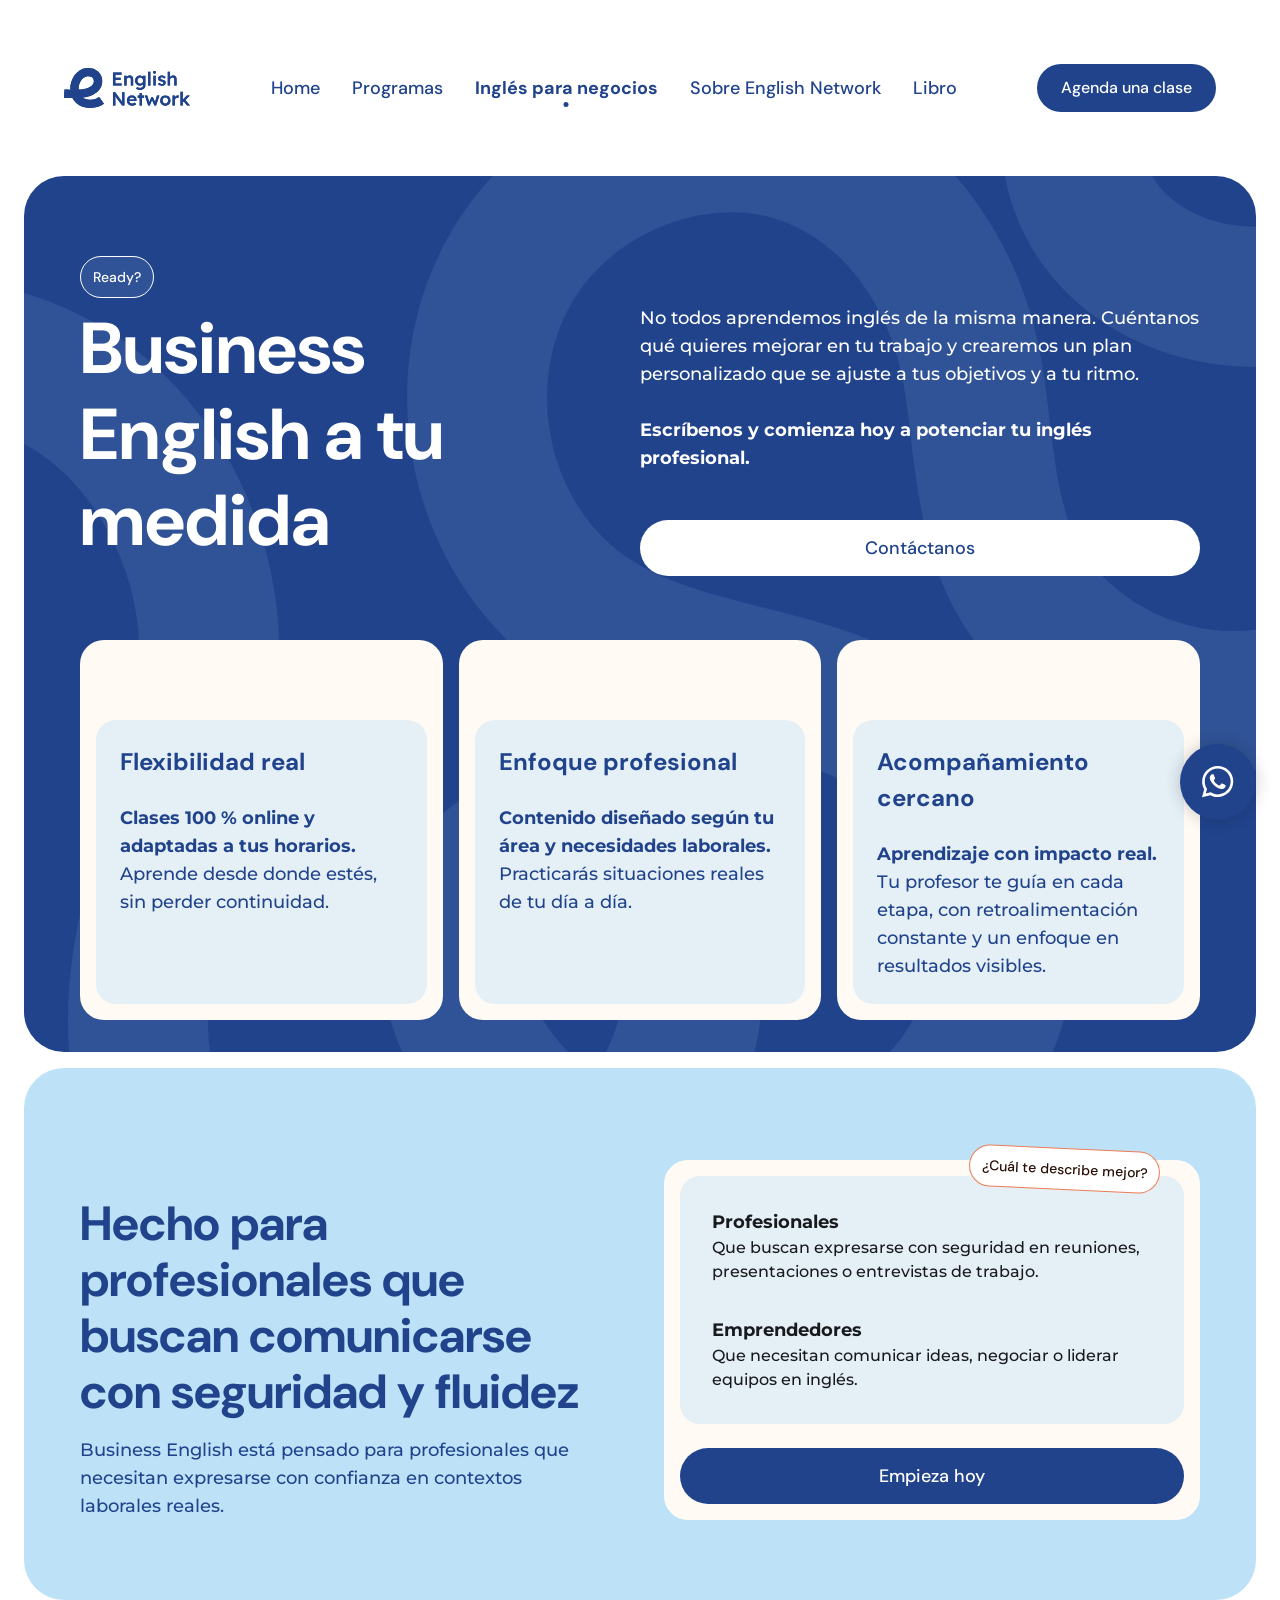
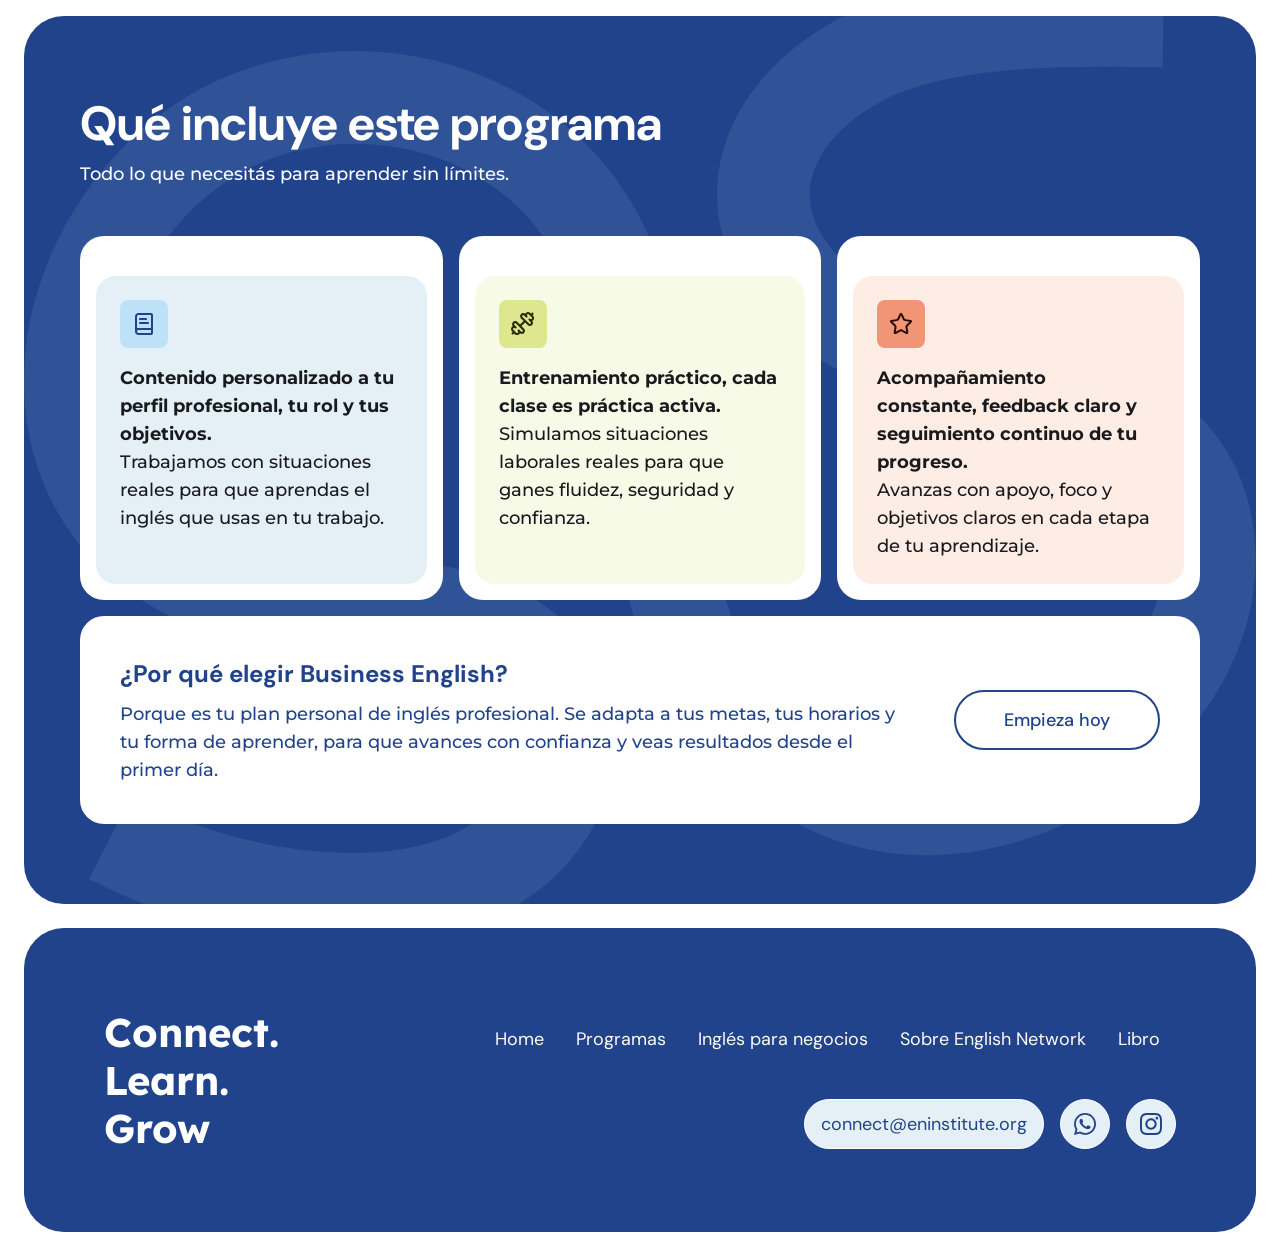
<file: pages/inglesParaNegocios.html>
<!DOCTYPE html>
<html lang="en">
<head>
    <meta charset="UTF-8">
    <meta name="viewport" content="width=device-width, initial-scale=1.0">
    <meta name="description" content="Mejora tu inglés profesional con nuestro programa de inglés para negocios. Aprende a comunicarte con confianza en reuniones, presentaciones, negociaciones, entrevistas y entornos internacionales." />
    <meta name="keywords" content="inglés para negocios, business english, inglés empresarial, inglés profesional, inglés corporativo, inglés para empresas, inglés para reuniones, inglés para presentaciones, inglés para entrevistas, inglés para negociación, comunicación empresarial en inglés, curso de business english, inglés laboral, inglés ejecutivo, clases de inglés para negocios" />
    <!-- JS -->
    <script defer src="../js/main.js"></script>
    <!-- CSS -->
    <link rel="stylesheet" href="../styles/styles.css">
    <!-- Favicon -->
    <link rel="shortcut icon" href="../assets/favicon.svg" type="image/svg+xml">
    <title>Inglés para Negocios | Business English para Profesionales y Empresas | English Network</title>
</head>
<body>
    <header>
        <nav>
            <a class="logo" href="../index.html">
                <svg width="126" height="40" viewBox="0 0 126 40" fill="none" xmlns="http://www.w3.org/2000/svg">
                    <g clip-path="url(#clip0_179_11437)">
                        <path d="M57.653 15.3877V17.5936H48.9746V4.50732H57.5781V6.71319H51.3793V9.81631H56.6198V11.9867H51.3793V15.3877H57.653Z" fill="#20438C"/>
                        <path d="M57.653 15.3877V17.5936H48.9746V4.50732H57.5781V6.71319H51.3793V9.81631H56.6198V11.9867H51.3793V15.3877H57.653Z" fill="#20438C"/>
                        <path d="M69.1457 11.5753V17.5935H66.8372V11.7419C66.8372 11.2419 66.7695 10.8305 66.6306 10.4971C66.4916 10.1673 66.2814 9.92617 65.9929 9.77013C65.7043 9.61409 65.3516 9.54316 64.9419 9.5538C64.6035 9.5538 64.2935 9.60699 64.0121 9.71339C63.7271 9.81978 63.4848 9.96873 63.2782 10.1638C63.0716 10.3553 62.9077 10.5752 62.7901 10.827C62.669 11.0752 62.612 11.3483 62.612 11.6497V17.5935H60.2999V7.74158H62.555L62.58 9.13177C62.669 9.0041 62.7759 8.87998 62.8935 8.7594C63.2568 8.39057 63.6879 8.09622 64.1902 7.8728C64.689 7.64583 65.202 7.53589 65.7292 7.53589C66.4809 7.53589 67.1079 7.68484 67.6174 7.98274C68.1233 8.28418 68.5045 8.73103 68.761 9.33037C69.0175 9.92972 69.1457 10.6745 69.1457 11.5753Z" fill="#20438C"/>
                        <path d="M69.1457 11.5753V17.5935H66.8372V11.7419C66.8372 11.2419 66.7695 10.8305 66.6306 10.4971C66.4916 10.1673 66.2814 9.92617 65.9929 9.77013C65.7043 9.61409 65.3516 9.54316 64.9419 9.5538C64.6035 9.5538 64.2935 9.60699 64.0121 9.71339C63.7271 9.81978 63.4848 9.96873 63.2782 10.1638C63.0716 10.3553 62.9077 10.5752 62.7901 10.827C62.669 11.0752 62.612 11.3483 62.612 11.6497V17.5935H60.2999V7.74158H62.555L62.58 9.13177C62.669 9.0041 62.7759 8.87998 62.8935 8.7594C63.2568 8.39057 63.6879 8.09622 64.1902 7.8728C64.689 7.64583 65.202 7.53589 65.7292 7.53589C66.4809 7.53589 67.1079 7.68484 67.6174 7.98274C68.1233 8.28418 68.5045 8.73103 68.761 9.33037C69.0175 9.92972 69.1457 10.6745 69.1457 11.5753Z" fill="#20438C"/>
                        <path d="M79.1208 7.74158L79.103 8.97219C78.989 8.83742 78.8572 8.70621 78.7076 8.58208C78.4689 8.38348 78.2053 8.20261 77.9096 8.03948C77.6139 7.87989 77.2933 7.75222 76.9406 7.66711C76.5914 7.57845 76.2281 7.53589 75.854 7.53589C74.9527 7.53589 74.1404 7.75577 73.4208 8.19907C72.7011 8.64237 72.1347 9.24526 71.7214 10.0113C71.3082 10.7773 71.1016 11.6533 71.1016 12.6392C71.1016 13.6251 71.3118 14.494 71.7286 15.2493C72.1489 16.0012 72.719 16.597 73.4386 17.0332C74.1582 17.4694 74.9883 17.6893 75.9288 17.6893C76.4668 17.6893 76.9904 17.5793 77.507 17.3595C78.02 17.1431 78.444 16.8594 78.7824 16.5083C78.8893 16.3984 78.9855 16.2849 79.0638 16.1679V17.0899C79.0638 17.7141 78.9534 18.2319 78.7254 18.6503C78.501 19.0688 78.1661 19.3809 77.7208 19.5866C77.2754 19.7923 76.7233 19.8951 76.0606 19.8951C75.6972 19.8951 75.3303 19.8561 74.9598 19.7817C74.5929 19.7072 74.2437 19.6008 73.9195 19.4625C73.5918 19.3277 73.2996 19.1646 73.036 18.9766L72.2095 20.6789C72.6584 21.0406 73.2498 21.335 73.9837 21.5584C74.7175 21.7818 75.4514 21.8953 76.1924 21.8953C77.0047 21.8953 77.7315 21.7854 78.3691 21.5655C79.0068 21.3492 79.5519 21.0264 80.0044 20.5938C80.4532 20.1647 80.7988 19.6433 81.0375 19.0334C81.2726 18.4234 81.3937 17.7176 81.3937 16.9197V7.74158H79.1208ZM78.7824 14.2457C78.5437 14.7067 78.2088 15.0685 77.7778 15.3309C77.3467 15.5933 76.8479 15.7246 76.2851 15.7246C75.7222 15.7246 75.227 15.5933 74.7995 15.3309C74.3755 15.0685 74.0407 14.7067 73.7948 14.2386C73.5526 13.7705 73.4315 13.2456 73.4315 12.6569C73.4315 12.0682 73.5526 11.5256 73.7948 11.061C74.0407 10.5929 74.3755 10.2241 74.7995 9.95809C75.227 9.68856 75.7222 9.5538 76.2851 9.5538C76.8479 9.5538 77.3431 9.68501 77.7671 9.94745C78.1946 10.2099 78.5295 10.5716 78.7717 11.0397C79.0175 11.5079 79.1387 12.0469 79.1387 12.6569C79.1387 13.2669 79.0211 13.7847 78.7824 14.2457Z" fill="#20438C"/>
                        <path d="M79.1208 7.74158L79.103 8.97219C78.989 8.83742 78.8572 8.70621 78.7076 8.58208C78.4689 8.38348 78.2053 8.20261 77.9096 8.03948C77.6139 7.87989 77.2933 7.75222 76.9406 7.66711C76.5914 7.57845 76.2281 7.53589 75.854 7.53589C74.9527 7.53589 74.1404 7.75577 73.4208 8.19907C72.7011 8.64237 72.1347 9.24526 71.7214 10.0113C71.3082 10.7773 71.1016 11.6533 71.1016 12.6392C71.1016 13.6251 71.3118 14.494 71.7286 15.2493C72.1489 16.0012 72.719 16.597 73.4386 17.0332C74.1582 17.4694 74.9883 17.6893 75.9288 17.6893C76.4668 17.6893 76.9904 17.5793 77.507 17.3595C78.02 17.1431 78.444 16.8594 78.7824 16.5083C78.8893 16.3984 78.9855 16.2849 79.0638 16.1679V17.0899C79.0638 17.7141 78.9534 18.2319 78.7254 18.6503C78.501 19.0688 78.1661 19.3809 77.7208 19.5866C77.2754 19.7923 76.7233 19.8951 76.0606 19.8951C75.6972 19.8951 75.3303 19.8561 74.9598 19.7817C74.5929 19.7072 74.2437 19.6008 73.9195 19.4625C73.5918 19.3277 73.2996 19.1646 73.036 18.9766L72.2095 20.6789C72.6584 21.0406 73.2498 21.335 73.9837 21.5584C74.7175 21.7818 75.4514 21.8953 76.1924 21.8953C77.0047 21.8953 77.7315 21.7854 78.3691 21.5655C79.0068 21.3492 79.5519 21.0264 80.0044 20.5938C80.4532 20.1647 80.7988 19.6433 81.0375 19.0334C81.2726 18.4234 81.3937 17.7176 81.3937 16.9197V7.74158H79.1208ZM78.7824 14.2457C78.5437 14.7067 78.2088 15.0685 77.7778 15.3309C77.3467 15.5933 76.8479 15.7246 76.2851 15.7246C75.7222 15.7246 75.227 15.5933 74.7995 15.3309C74.3755 15.0685 74.0407 14.7067 73.7948 14.2386C73.5526 13.7705 73.4315 13.2456 73.4315 12.6569C73.4315 12.0682 73.5526 11.5256 73.7948 11.061C74.0407 10.5929 74.3755 10.2241 74.7995 9.95809C75.227 9.68856 75.7222 9.5538 76.2851 9.5538C76.8479 9.5538 77.3431 9.68501 77.7671 9.94745C78.1946 10.2099 78.5295 10.5716 78.7717 11.0397C79.0175 11.5079 79.1387 12.0469 79.1387 12.6569C79.1387 13.2669 79.0211 13.7847 78.7824 14.2457Z" fill="#20438C"/>
                        <path d="M84.08 17.5936V3.75903H86.4099V17.5936H84.08Z" fill="#20438C"/>
                        <path d="M84.08 17.5936V3.75903H86.4099V17.5936H84.08Z" fill="#20438C"/>
                        <path d="M90.521 5.64568C90.0578 5.64568 89.698 5.53219 89.4415 5.29813C89.185 5.06761 89.0568 4.74134 89.0568 4.31577C89.0568 3.91857 89.1886 3.5923 89.4522 3.34405C89.7158 3.0958 90.0721 2.97168 90.521 2.97168C90.9948 2.97168 91.3617 3.08871 91.6182 3.31923C91.8747 3.54974 92.003 3.88311 92.003 4.31932C92.003 4.70588 91.8712 5.02505 91.6075 5.2733C91.3439 5.52155 90.9805 5.64568 90.5174 5.64568H90.521ZM89.3952 17.5935V7.74161H91.7037V17.5935H89.3952Z" fill="#20438C"/>
                        <path d="M90.521 5.64568C90.0578 5.64568 89.698 5.53219 89.4415 5.29813C89.185 5.06761 89.0568 4.74134 89.0568 4.31577C89.0568 3.91857 89.1886 3.5923 89.4522 3.34405C89.7158 3.0958 90.0721 2.97168 90.521 2.97168C90.9948 2.97168 91.3617 3.08871 91.6182 3.31923C91.8747 3.54974 92.003 3.88311 92.003 4.31932C92.003 4.70588 91.8712 5.02505 91.6075 5.2733C91.3439 5.52155 90.9805 5.64568 90.5174 5.64568H90.521ZM89.3952 17.5935V7.74161H91.7037V17.5935H89.3952Z" fill="#20438C"/>
                        <path d="M97.9386 17.7817C97.0622 17.7817 96.2749 17.6363 95.5802 17.342C94.8855 17.0476 94.3191 16.6291 93.8809 16.0794L95.3843 14.7885C95.7583 15.2141 96.1787 15.5191 96.6418 15.7035C97.105 15.8915 97.593 15.9837 98.106 15.9837C98.3198 15.9837 98.5086 15.9589 98.6796 15.9092C98.847 15.8596 98.9967 15.7851 99.1214 15.6858C99.2461 15.5865 99.3422 15.4695 99.4135 15.3418C99.4847 15.2141 99.5168 15.0652 99.5168 14.902C99.5168 14.6041 99.4028 14.3665 99.1784 14.1928C99.0537 14.1041 98.8542 14.0119 98.587 13.9126C98.3198 13.8133 97.9707 13.714 97.5432 13.6147C96.8663 13.4409 96.3034 13.2388 95.8509 13.0082C95.3985 12.7777 95.0494 12.5188 94.8 12.2316C94.5862 11.994 94.4259 11.728 94.3226 11.4265C94.2157 11.1287 94.1623 10.8024 94.1623 10.4548C94.1623 10.0186 94.2585 9.62142 94.4544 9.26678C94.6504 8.91214 94.914 8.6036 95.2524 8.34117C95.5909 8.07873 95.9863 7.88013 96.4352 7.74182C96.8841 7.60351 97.3543 7.53613 97.8424 7.53613C98.3305 7.53613 98.8292 7.59997 99.2995 7.72409C99.7698 7.84822 100.208 8.02554 100.614 8.25606C101.02 8.48657 101.369 8.76319 101.658 9.08946L100.383 10.4903C100.144 10.2669 99.8837 10.0683 99.6023 9.89095C99.3209 9.71718 99.0359 9.57532 98.7473 9.46893C98.4587 9.36254 98.1915 9.30934 97.9386 9.30934C97.6857 9.30934 97.4862 9.33062 97.3009 9.37318C97.1121 9.41573 96.9553 9.48311 96.8306 9.56823C96.706 9.65689 96.6098 9.76328 96.5385 9.8945C96.4708 10.0257 96.4352 10.1782 96.4352 10.352C96.4459 10.5009 96.4886 10.6428 96.5563 10.774C96.624 10.9052 96.7202 11.0152 96.8485 11.1003C96.9874 11.1889 97.194 11.2882 97.4683 11.3982C97.7427 11.5117 98.0989 11.6181 98.5371 11.7174C99.1499 11.8805 99.6629 12.0614 100.076 12.26C100.489 12.4586 100.814 12.6891 101.052 12.9515C101.291 13.1749 101.458 13.4374 101.558 13.7353C101.658 14.0332 101.708 14.3665 101.708 14.7247C101.708 15.3099 101.54 15.8347 101.209 16.2958C100.878 16.7568 100.425 17.1185 99.8553 17.381C99.2852 17.6434 98.644 17.7746 97.9315 17.7746L97.9386 17.7817Z" fill="#20438C"/>
                        <path d="M97.9386 17.7817C97.0622 17.7817 96.2749 17.6363 95.5802 17.342C94.8855 17.0476 94.3191 16.6291 93.8809 16.0794L95.3843 14.7885C95.7583 15.2141 96.1787 15.5191 96.6418 15.7035C97.105 15.8915 97.593 15.9837 98.106 15.9837C98.3198 15.9837 98.5086 15.9589 98.6796 15.9092C98.847 15.8596 98.9967 15.7851 99.1214 15.6858C99.2461 15.5865 99.3422 15.4695 99.4135 15.3418C99.4847 15.2141 99.5168 15.0652 99.5168 14.902C99.5168 14.6041 99.4028 14.3665 99.1784 14.1928C99.0537 14.1041 98.8542 14.0119 98.587 13.9126C98.3198 13.8133 97.9707 13.714 97.5432 13.6147C96.8663 13.4409 96.3034 13.2388 95.8509 13.0082C95.3985 12.7777 95.0494 12.5188 94.8 12.2316C94.5862 11.994 94.4259 11.728 94.3226 11.4265C94.2157 11.1287 94.1623 10.8024 94.1623 10.4548C94.1623 10.0186 94.2585 9.62142 94.4544 9.26678C94.6504 8.91214 94.914 8.6036 95.2524 8.34117C95.5909 8.07873 95.9863 7.88013 96.4352 7.74182C96.8841 7.60351 97.3543 7.53613 97.8424 7.53613C98.3305 7.53613 98.8292 7.59997 99.2995 7.72409C99.7698 7.84822 100.208 8.02554 100.614 8.25606C101.02 8.48657 101.369 8.76319 101.658 9.08946L100.383 10.4903C100.144 10.2669 99.8837 10.0683 99.6023 9.89095C99.3209 9.71718 99.0359 9.57532 98.7473 9.46893C98.4587 9.36254 98.1915 9.30934 97.9386 9.30934C97.6857 9.30934 97.4862 9.33062 97.3009 9.37318C97.1121 9.41573 96.9553 9.48311 96.8306 9.56823C96.706 9.65689 96.6098 9.76328 96.5385 9.8945C96.4708 10.0257 96.4352 10.1782 96.4352 10.352C96.4459 10.5009 96.4886 10.6428 96.5563 10.774C96.624 10.9052 96.7202 11.0152 96.8485 11.1003C96.9874 11.1889 97.194 11.2882 97.4683 11.3982C97.7427 11.5117 98.0989 11.6181 98.5371 11.7174C99.1499 11.8805 99.6629 12.0614 100.076 12.26C100.489 12.4586 100.814 12.6891 101.052 12.9515C101.291 13.1749 101.458 13.4374 101.558 13.7353C101.658 14.0332 101.708 14.3665 101.708 14.7247C101.708 15.3099 101.54 15.8347 101.209 16.2958C100.878 16.7568 100.425 17.1185 99.8553 17.381C99.2852 17.6434 98.644 17.7746 97.9315 17.7746L97.9386 17.7817Z" fill="#20438C"/>
                        <path d="M112.591 11.5751V17.5934H110.278V11.7418C110.278 11.2417 110.211 10.8303 110.072 10.497C109.933 10.1672 109.723 9.926 109.434 9.76996C109.146 9.61392 108.796 9.54299 108.383 9.55363C108.045 9.55363 107.735 9.60682 107.453 9.71322C107.172 9.81961 106.926 9.96856 106.719 10.1636C106.513 10.3551 106.349 10.575 106.231 10.8268C106.114 11.075 106.053 11.3481 106.053 11.6496V17.5934H103.741V3.75879H106.035V9.11033C106.125 8.98975 106.224 8.87272 106.335 8.75923C106.698 8.39041 107.129 8.09605 107.632 7.87263C108.13 7.64566 108.643 7.53572 109.171 7.53572C109.922 7.53572 110.553 7.68467 111.059 7.98257C111.565 8.28401 111.946 8.73086 112.206 9.3302C112.462 9.92955 112.591 10.6743 112.591 11.5751Z" fill="#20438C"/>
                        <path d="M112.591 11.5751V17.5934H110.278V11.7418C110.278 11.2417 110.211 10.8303 110.072 10.497C109.933 10.1672 109.723 9.926 109.434 9.76996C109.146 9.61392 108.796 9.54299 108.383 9.55363C108.045 9.55363 107.735 9.60682 107.453 9.71322C107.172 9.81961 106.926 9.96856 106.719 10.1636C106.513 10.3551 106.349 10.575 106.231 10.8268C106.114 11.075 106.053 11.3481 106.053 11.6496V17.5934H103.741V3.75879H106.035V9.11033C106.125 8.98975 106.224 8.87272 106.335 8.75923C106.698 8.39041 107.129 8.09605 107.632 7.87263C108.13 7.64566 108.643 7.53572 109.171 7.53572C109.922 7.53572 110.553 7.68467 111.059 7.98257C111.565 8.28401 111.946 8.73086 112.206 9.3302C112.462 9.92955 112.591 10.6743 112.591 11.5751Z" fill="#20438C"/>
                        <path d="M60.4317 24.3743V37.4605H58.198L51.1014 28.1299C51.1299 28.4633 51.1584 28.7647 51.1834 29.0378C51.2261 29.5308 51.2618 29.9563 51.2867 30.311C51.3116 30.6656 51.333 30.96 51.3508 31.1976C51.3686 31.4352 51.3829 31.6515 51.39 31.843C51.3971 32.0381 51.3971 32.2189 51.3971 32.3927V37.4605H48.9746V24.3743H51.1727L58.2907 33.9177C58.2764 33.8148 58.2657 33.7084 58.255 33.602C58.2158 33.2332 58.1802 32.8502 58.1517 32.4494C58.1197 32.0523 58.0947 31.6338 58.0769 31.1976C58.0555 30.7614 58.0413 30.3039 58.027 29.8251C58.0163 29.3428 58.0092 28.8357 58.0092 28.3001V24.3743H60.4317Z" fill="#20438C"/>
                        <path d="M60.4317 24.3743V37.4605H58.198L51.1014 28.1299C51.1299 28.4633 51.1584 28.7647 51.1834 29.0378C51.2261 29.5308 51.2618 29.9563 51.2867 30.311C51.3116 30.6656 51.333 30.96 51.3508 31.1976C51.3686 31.4352 51.3829 31.6515 51.39 31.843C51.3971 32.0381 51.3971 32.2189 51.3971 32.3927V37.4605H48.9746V24.3743H51.1727L58.2907 33.9177C58.2764 33.8148 58.2657 33.7084 58.255 33.602C58.2158 33.2332 58.1802 32.8502 58.1517 32.4494C58.1197 32.0523 58.0947 31.6338 58.0769 31.1976C58.0555 30.7614 58.0413 30.3039 58.027 29.8251C58.0163 29.3428 58.0092 28.8357 58.0092 28.3001V24.3743H60.4317Z" fill="#20438C"/>
                        <path d="M72.5087 32.2438C72.523 31.5487 72.4197 30.9033 72.1988 30.311C71.9815 29.7188 71.6644 29.2081 71.2512 28.7754C70.8379 28.3463 70.3498 28.0059 69.787 27.7576C69.2241 27.5094 68.6149 27.3853 67.9629 27.3853C67.2255 27.3853 66.5451 27.5129 65.9252 27.7683C65.3053 28.0236 64.7745 28.3853 64.3292 28.8499C63.8838 29.318 63.5383 29.8713 63.2889 30.5061C63.0359 31.1409 62.9113 31.8466 62.9113 32.6198C62.9113 33.5915 63.1321 34.4533 63.5775 35.2086C64.0228 35.964 64.6426 36.5563 65.4371 36.9925C66.2315 37.4322 67.1507 37.6486 68.1909 37.6486C68.6541 37.6486 69.1208 37.5847 69.5981 37.4606C70.072 37.3365 70.528 37.1663 70.959 36.9464C71.3901 36.7301 71.7784 36.4641 72.1133 36.152L70.9697 34.5632C70.5173 34.9498 70.1005 35.2193 69.7121 35.3682C69.3238 35.5172 68.8963 35.5917 68.4332 35.5917C67.7706 35.5917 67.1899 35.464 66.6947 35.2086C66.1995 34.9533 65.8183 34.588 65.5511 34.1128C65.3694 33.7972 65.2483 33.4425 65.1913 33.0489H72.4909L72.5087 32.2438ZM65.4656 30.7969C65.6793 30.3536 65.9964 30.0131 66.4132 29.7755C66.8336 29.5415 67.3502 29.4209 67.9629 29.4209C68.3655 29.4209 68.7325 29.506 69.0638 29.6727C69.3951 29.8429 69.6658 30.0734 69.8796 30.3642C70.0933 30.6586 70.218 30.999 70.2537 31.3856V31.4778H65.2412C65.291 31.226 65.3658 31.0026 65.4656 30.7969Z" fill="#20438C"/>
                        <path d="M72.5087 32.2438C72.523 31.5487 72.4197 30.9033 72.1988 30.311C71.9815 29.7188 71.6644 29.2081 71.2512 28.7754C70.8379 28.3463 70.3498 28.0059 69.787 27.7576C69.2241 27.5094 68.6149 27.3853 67.9629 27.3853C67.2255 27.3853 66.5451 27.5129 65.9252 27.7683C65.3053 28.0236 64.7745 28.3853 64.3292 28.8499C63.8838 29.318 63.5383 29.8713 63.2889 30.5061C63.0359 31.1409 62.9113 31.8466 62.9113 32.6198C62.9113 33.5915 63.1321 34.4533 63.5775 35.2086C64.0228 35.964 64.6426 36.5563 65.4371 36.9925C66.2315 37.4322 67.1507 37.6486 68.1909 37.6486C68.6541 37.6486 69.1208 37.5847 69.5981 37.4606C70.072 37.3365 70.528 37.1663 70.959 36.9464C71.3901 36.7301 71.7784 36.4641 72.1133 36.152L70.9697 34.5632C70.5173 34.9498 70.1005 35.2193 69.7121 35.3682C69.3238 35.5172 68.8963 35.5917 68.4332 35.5917C67.7706 35.5917 67.1899 35.464 66.6947 35.2086C66.1995 34.9533 65.8183 34.588 65.5511 34.1128C65.3694 33.7972 65.2483 33.4425 65.1913 33.0489H72.4909L72.5087 32.2438ZM65.4656 30.7969C65.6793 30.3536 65.9964 30.0131 66.4132 29.7755C66.8336 29.5415 67.3502 29.4209 67.9629 29.4209C68.3655 29.4209 68.7325 29.506 69.0638 29.6727C69.3951 29.8429 69.6658 30.0734 69.8796 30.3642C70.0933 30.6586 70.218 30.999 70.2537 31.3856V31.4778H65.2412C65.291 31.226 65.3658 31.0026 65.4656 30.7969Z" fill="#20438C"/>
                        <path d="M80.097 27.6086V29.74H77.9381V37.4606H75.626V29.74H73.6737V27.6086H75.626V25.1013H77.9381V27.6086H80.097Z" fill="#20438C"/>
                        <path d="M80.097 27.6086V29.74H77.9381V37.4606H75.626V29.74H73.6737V27.6086H75.626V25.1013H77.9381V27.6086H80.097Z" fill="#20438C"/>
                        <path d="M95.4049 27.6086L92.0597 37.4605H90.4067L88.0625 31.9955L85.8253 37.4605H84.1901L80.8662 27.6086L83.2317 27.5908L85.2695 34.0488L87.4391 29.0839H88.8321L91.0159 33.9673L93.0358 27.6086H95.4049Z" fill="#20438C"/>
                        <path d="M95.4049 27.6086L92.0597 37.4605H90.4067L88.0625 31.9955L85.8253 37.4605H84.1901L80.8662 27.6086L83.2317 27.5908L85.2695 34.0488L87.4391 29.0839H88.8321L91.0159 33.9673L93.0358 27.6086H95.4049Z" fill="#20438C"/>
                        <path d="M101.358 37.6485C100.368 37.6485 99.4878 37.4287 98.7112 36.9854C97.9346 36.5421 97.3218 35.9356 96.8694 35.1625C96.4169 34.3894 96.1925 33.5099 96.1925 32.5275C96.1925 31.5452 96.4169 30.6656 96.8694 29.8925C97.3218 29.1194 97.9346 28.513 98.7112 28.0697C99.4878 27.6264 100.371 27.4065 101.358 27.4065C102.345 27.4065 103.211 27.6264 103.987 28.0697C104.764 28.513 105.373 29.1194 105.818 29.8925C106.264 30.6656 106.485 31.5452 106.485 32.5275C106.485 33.5099 106.264 34.3894 105.818 35.1625C105.373 35.9356 104.764 36.5421 103.987 36.9854C103.211 37.4287 102.334 37.6485 101.358 37.6485ZM101.358 35.6094C101.896 35.6094 102.374 35.471 102.794 35.198C103.214 34.9249 103.546 34.5561 103.788 34.095C104.034 33.634 104.148 33.1091 104.137 32.524C104.148 31.9246 104.034 31.3962 103.788 30.9352C103.542 30.4741 103.211 30.1089 102.794 29.8429C102.374 29.5734 101.896 29.4421 101.358 29.4421C100.82 29.4421 100.336 29.5769 99.9011 29.8429C99.47 30.1124 99.1352 30.4777 98.8965 30.9458C98.6578 31.4139 98.5402 31.9388 98.5402 32.5275C98.5402 33.1162 98.6578 33.6375 98.8965 34.0986C99.1352 34.5596 99.47 34.9284 99.9011 35.2015C100.332 35.4746 100.817 35.6129 101.358 35.6129V35.6094Z" fill="#20438C"/>
                        <path d="M101.358 37.6485C100.368 37.6485 99.4878 37.4287 98.7112 36.9854C97.9346 36.5421 97.3218 35.9356 96.8694 35.1625C96.4169 34.3894 96.1925 33.5099 96.1925 32.5275C96.1925 31.5452 96.4169 30.6656 96.8694 29.8925C97.3218 29.1194 97.9346 28.513 98.7112 28.0697C99.4878 27.6264 100.371 27.4065 101.358 27.4065C102.345 27.4065 103.211 27.6264 103.987 28.0697C104.764 28.513 105.373 29.1194 105.818 29.8925C106.264 30.6656 106.485 31.5452 106.485 32.5275C106.485 33.5099 106.264 34.3894 105.818 35.1625C105.373 35.9356 104.764 36.5421 103.987 36.9854C103.211 37.4287 102.334 37.6485 101.358 37.6485ZM101.358 35.6094C101.896 35.6094 102.374 35.471 102.794 35.198C103.214 34.9249 103.546 34.5561 103.788 34.095C104.034 33.634 104.148 33.1091 104.137 32.524C104.148 31.9246 104.034 31.3962 103.788 30.9352C103.542 30.4741 103.211 30.1089 102.794 29.8429C102.374 29.5734 101.896 29.4421 101.358 29.4421C100.82 29.4421 100.336 29.5769 99.9011 29.8429C99.47 30.1124 99.1352 30.4777 98.8965 30.9458C98.6578 31.4139 98.5402 31.9388 98.5402 32.5275C98.5402 33.1162 98.6578 33.6375 98.8965 34.0986C99.1352 34.5596 99.47 34.9284 99.9011 35.2015C100.332 35.4746 100.817 35.6129 101.358 35.6129V35.6094Z" fill="#20438C"/>
                        <path d="M114.917 27.5909L114.297 30.1124C114.162 30.0379 113.991 29.9777 113.792 29.928C113.592 29.8784 113.393 29.8535 113.189 29.8535C112.88 29.8535 112.58 29.9103 112.299 30.0308C112.017 30.1479 111.768 30.3146 111.558 30.5238C111.344 30.7366 111.177 30.9813 111.059 31.265C110.941 31.5452 110.881 31.8573 110.881 32.2083V37.4606H108.551V27.6086H110.824L110.845 29.2896C110.959 29.0804 111.095 28.8818 111.255 28.6939C111.593 28.2931 111.985 27.9775 112.431 27.747C112.876 27.5164 113.343 27.403 113.831 27.403C114.041 27.403 114.244 27.4207 114.44 27.4597C114.632 27.4952 114.793 27.5413 114.917 27.5909Z" fill="#20438C"/>
                        <path d="M114.917 27.5909L114.297 30.1124C114.162 30.0379 113.991 29.9777 113.792 29.928C113.592 29.8784 113.393 29.8535 113.189 29.8535C112.88 29.8535 112.58 29.9103 112.299 30.0308C112.017 30.1479 111.768 30.3146 111.558 30.5238C111.344 30.7366 111.177 30.9813 111.059 31.265C110.941 31.5452 110.881 31.8573 110.881 32.2083V37.4606H108.551V27.6086H110.824L110.845 29.2896C110.959 29.0804 111.095 28.8818 111.255 28.6939C111.593 28.2931 111.985 27.9775 112.431 27.747C112.876 27.5164 113.343 27.403 113.831 27.403C114.041 27.403 114.244 27.4207 114.44 27.4597C114.632 27.4952 114.793 27.5413 114.917 27.5909Z" fill="#20438C"/>
                        <path d="M126 37.4605H123.147L119.762 33.3822L118.768 34.3113V37.4605H116.46V23.626H118.768V31.6976L122.862 27.6086H125.943L121.333 31.9139L126 37.4605Z" fill="#20438C"/>
                        <path d="M126 37.4605H123.147L119.762 33.3822L118.768 34.3113V37.4605H116.46V23.626H118.768V31.6976L122.862 27.6086H125.943L121.333 31.9139L126 37.4605Z" fill="#20438C"/>
                        <path d="M25.5366 40.0002C20.6061 40.0002 15.9142 38.3405 12.4871 35.3473C10.8091 33.8791 9.41971 32.0598 8.38657 30.0241C5.65054 30.0738 2.84325 30.0667 0.00390625 29.9142L0.459912 21.6085C2.39081 21.7149 4.34664 21.7433 6.26329 21.7326C6.2526 21.4028 6.24904 21.073 6.2526 20.7396C6.37729 11.6324 12.1486 1.30527 22.5869 0.11013C28.6717 -0.599152 34.2328 2.13159 36.7515 7.03982C38.9461 11.3097 38.6539 16.7073 36.0105 20.7893C34.3824 23.3072 31.8637 25.3712 28.5292 26.9175C25.2374 28.446 21.8637 29.1659 18.5398 29.5312C20.5918 31.0526 23.4597 31.8541 26.3988 31.6519C30.1466 31.4179 32.7757 30.5916 35.1911 28.8893L40.0148 35.6807C36.292 38.2979 32.2556 39.6172 26.926 39.9541C26.4629 39.9825 25.9998 39.9966 25.5366 39.9966V40.0002ZM24.4109 8.32362C24.1116 8.32362 23.8195 8.34136 23.5416 8.37327C17.8416 9.02581 14.6816 15.2923 14.5996 20.8567C14.5996 21.073 14.5996 21.2858 14.6068 21.5021C18.2726 21.3106 21.8031 20.8637 24.9987 19.3813C26.8797 18.5089 28.2228 17.4663 28.9852 16.2853C30.0112 14.6965 30.1466 12.4552 29.3094 10.8274C28.3511 8.96198 26.2349 8.32717 24.4109 8.32717V8.32362Z" fill="#20438C"/>
                        <path d="M25.5366 40.0002C20.6061 40.0002 15.9142 38.3405 12.4871 35.3473C10.8091 33.8791 9.41971 32.0598 8.38657 30.0241C5.65054 30.0738 2.84325 30.0667 0.00390625 29.9142L0.459912 21.6085C2.39081 21.7149 4.34664 21.7433 6.26329 21.7326C6.2526 21.4028 6.24904 21.073 6.2526 20.7396C6.37729 11.6324 12.1486 1.30527 22.5869 0.11013C28.6717 -0.599152 34.2328 2.13159 36.7515 7.03982C38.9461 11.3097 38.6539 16.7073 36.0105 20.7893C34.3824 23.3072 31.8637 25.3712 28.5292 26.9175C25.2374 28.446 21.8637 29.1659 18.5398 29.5312C20.5918 31.0526 23.4597 31.8541 26.3988 31.6519C30.1466 31.4179 32.7757 30.5916 35.1911 28.8893L40.0148 35.6807C36.292 38.2979 32.2556 39.6172 26.926 39.9541C26.4629 39.9825 25.9998 39.9966 25.5366 39.9966V40.0002ZM24.4109 8.32362C24.1116 8.32362 23.8195 8.34136 23.5416 8.37327C17.8416 9.02581 14.6816 15.2923 14.5996 20.8567C14.5996 21.073 14.5996 21.2858 14.6068 21.5021C18.2726 21.3106 21.8031 20.8637 24.9987 19.3813C26.8797 18.5089 28.2228 17.4663 28.9852 16.2853C30.0112 14.6965 30.1466 12.4552 29.3094 10.8274C28.3511 8.96198 26.2349 8.32717 24.4109 8.32717V8.32362Z" fill="#20438C"/></g>
                    <defs>
                        <clipPath id="clip0_179_11437">
                            <rect width="126" height="40" fill="white"/>
                        </clipPath>
                    </defs>
                </svg>
            </a>

            <ul class="nav-links">
            <li><a href="../index.html">Home</a></li>
            <li><a href="./programas.html">Programas</a></li>
            <li><a href="#" class="active">Inglés para negocios</a></li>
            <li><a href="./sobreEnglishNetwork.html">Sobre English Network</a></li>
            <li><a href="./libro.html">Libro</a></li>
            </ul>

            <a class="btn-cta" target="_blank" href="https://wa.me/message/OKMXKGQ4HLXNL1">Agenda una clase</a>

            <button class="hamburger" id="hamburger" aria-label="Abrir menú">
            <span></span><span></span><span></span>
            </button>
        </nav>

        <!-- MOBILE MENU OVERLAY -->
        <div class="mobile-menu" id="mobileMenu">
            <ul class="mobile-links">
            <li><a href="../index.html" onclick="closeMobileMenu()">Home</a></li>
            <li><a href="./programas.html" onclick="closeMobileMenu()">Programas</a></li>
            <li><a href="#" onclick="closeMobileMenu()">Inglés para negocios</a></li>
            <li><a href="./sobreEnglishNetwork.html" onclick="closeMobileMenu()">Sobre English Network</a></li>
            <li><a href="./libro.html" onclick="closeMobileMenu()">Libro</a></li>
            </ul>

            <button class="btn-cta-mobile" onclick="closeMobileMenu()"><a target="_blank" href="https://wa.me/message/OKMXKGQ4HLXNL1">Agenda una clase</a></button>
        </div>
    </header>

    <main>
        <!-- Hero Section -->
        <section class="negocios-hero">
            <article class="negocios-hero-wrapper">
                <article class="negocios-hero-details">
                    <div class="hero-details-title">
                        <span>Ready?</span>
                        <h1>Business English a tu medida</h1>
                    </div>
                    <div class="hero-details-text">
                        <p>No todos aprendemos inglés de la misma manera. Cuéntanos qué quieres mejorar en tu trabajo y crearemos un plan personalizado que se ajuste a tus objetivos y a tu ritmo. <br><br><span>Escríbenos y comienza hoy a potenciar tu inglés profesional.</span></p>
                        <a class="hero-details-contact" target="_blank" href="https://wa.me/message/OKMXKGQ4HLXNL1">Contáctanos</a>
                    </div>
                </article>
                <article class="negocios-hero-cards-container">
                    <div class="negocios-hero-card">
                        <div class="negocios-hero-card-text">
                            <h4>Flexibilidad real</h4>
                            <p><span>Clases 100 % online y adaptadas a tus horarios.</span><br>Aprende desde donde estés, sin perder continuidad.</p>
                        </div>
                    </div>
                    <div class="negocios-hero-card">
                        <div class="negocios-hero-card-text">
                            <h4>Enfoque profesional</h4>
                            <p><span>Contenido diseñado según tu área y necesidades laborales.</span><br>Practicarás situaciones reales de tu día a día.</p>
                        </div>
                    </div>
                    <div class="negocios-hero-card">
                        <div class="negocios-hero-card-text">
                            <h4>Acompañamiento cercano</h4>
                            <p><span>Aprendizaje con impacto real.</span><br>Tu profesor te guía en cada etapa, con retroalimentación constante y un enfoque en resultados visibles.</p>
                        </div>
                    </div>
                </article>
            </article>
        </section>
        <!-- Profesionales Section -->
        <section class="profesionales">
            <article class="profesional-wrapper">
                <span class="profesional-tag tag-desktop">¿Cuál te describe mejor?</span>
                <article class="profesional-info-container">
                    <div class="profesional-info-text">
                        <h2>Hecho para profesionales que buscan comunicarse con seguridad y fluidez</h2>
                        <p>Business English está pensado para profesionales que necesitan expresarse con confianza en contextos laborales reales.</p>
                    </div>
                    <span class="profesional-tag tag-mobile">¿Cuál te describe mejor?</span>
                    <div class="profesional-info-card">
                        <div class="info-tipos-container">
                            <div class="info-tipos">
                                <h5>Profesionales</h5>
                                <p class="p-alt">Que buscan expresarse con seguridad en reuniones, presentaciones o entrevistas de trabajo.</p>
                            </div>
                            <div class="info-tipos">
                                <h5>Emprendedores</h5>
                                <p class="p-alt">Que necesitan comunicar ideas, negociar o liderar equipos en inglés.</p>
                            </div>
                        </div>
                        <a target="_blank" href="https://wa.me/message/OKMXKGQ4HLXNL1" class="info-tipos-button">Empieza hoy</a>
                    </div>
                </article>
            </article>
        </section>

        <!-- Que incluye Section -->
        <section class="incluye">
            <article class="incluye-wrapper">
                <div class="incluye-title-container">
                    <h2>Qué incluye este programa</h2>
                    <p>Todo lo que necesitás para aprender sin límites.</p>
                </div>
                <div class="incluye-info-container">
                    <div class="incluye-cards-container">
                        <div class="incluye-card-wrapper">
                            <div class="incluye-card incluye-card-blue">
                                <span><svg viewBox="0 0 24 24" fill="none" xmlns="http://www.w3.org/2000/svg">
                                    <path d="M6.5 3C6.10218 3 5.72076 3.15815 5.43945 3.43945C5.15815 3.72076 5 4.10218 5 4.5V16.3379C5.46445 16.1176 5.97614 16 6.5 16H19V3H6.5ZM16 10C16.5523 10 17 10.4477 17 11C17 11.5523 16.5523 12 16 12H8C7.44772 12 7 11.5523 7 11C7 10.4477 7.44772 10 8 10H16ZM14 6C14.5523 6 15 6.44772 15 7C15 7.55228 14.5523 8 14 8H8C7.44772 8 7 7.55228 7 7C7 6.44772 7.44772 6 8 6H14ZM5 19.5C5 19.8978 5.15815 20.2792 5.43945 20.5605C5.72076 20.8419 6.10218 21 6.5 21H19V18H6.5C6.10218 18 5.72076 18.1581 5.43945 18.4395C5.15815 18.7208 5 19.1022 5 19.5ZM21 21C21 21.5304 20.7891 22.039 20.4141 22.4141C20.039 22.7891 19.5304 23 19 23H6.5C5.57174 23 4.68177 22.631 4.02539 21.9746C3.36901 21.3182 3 20.4283 3 19.5V4.5C3 3.57174 3.36901 2.68177 4.02539 2.02539C4.68177 1.36901 5.57174 1 6.5 1H19C19.5304 1 20.039 1.21086 20.4141 1.58594C20.7891 1.96101 21 2.46957 21 3V21Z" fill="#20438C"/></svg>
                                </span>
                                <p><b>Contenido personalizado a tu perfil profesional, tu rol y tus objetivos.</b><br>Trabajamos con situaciones reales para que aprendas el inglés que usas en tu trabajo.</p>
                            </div>
                        </div>
                        <div class="incluye-card-wrapper">
                            <div class="incluye-card incluye-card-green">
                                <span><svg viewBox="0 0 23 23" fill="none" xmlns="http://www.w3.org/2000/svg">
                                    <path d="M1.06055 11.7178C1.06055 11.3238 1.13734 10.9333 1.28809 10.5693C1.43885 10.2054 1.65992 9.87429 1.93848 9.5957C2.21706 9.31712 2.54813 9.0961 2.91211 8.94531C3.27613 8.79453 3.66653 8.7168 4.06055 8.7168C4.45456 8.7168 4.84496 8.79453 5.20898 8.94531C5.57297 9.0961 5.90403 9.31712 6.18262 9.5957L8.65625 12.0703L12.0703 8.65625L9.5957 6.18262C9.31712 5.90403 9.0961 5.57297 8.94531 5.20898C8.79453 4.84496 8.7168 4.45456 8.7168 4.06055C8.7168 3.66653 8.79453 3.27613 8.94531 2.91211C9.0961 2.54813 9.31712 2.21706 9.5957 1.93848C9.87429 1.65992 10.2054 1.43885 10.5693 1.28809C10.9333 1.13734 11.3238 1.06055 11.7178 1.06055C12.1117 1.06058 12.5023 1.13733 12.8662 1.28809C13.1313 1.39792 13.3781 1.54614 13.6006 1.72559C13.7469 1.41418 13.9444 1.12583 14.1924 0.87793C14.7551 0.315474 15.5188 -0.000140587 16.3145 4.69786e-08C17.11 0.000239062 17.8731 0.316276 18.4355 0.878906L19.1416 1.58496L19.8643 0.864258C20.2548 0.473734 20.8878 0.473734 21.2783 0.864258C21.6686 1.2548 21.6688 1.88788 21.2783 2.27832L20.5557 3L21.2627 3.70703C21.5412 3.98546 21.7623 4.3159 21.9131 4.67969C22.0639 5.04364 22.1425 5.43415 22.1426 5.82812C22.1426 6.22206 22.0648 6.61258 21.9141 6.97656C21.7634 7.3404 21.5421 7.67069 21.2637 7.94922C21.0177 8.19524 20.7293 8.3925 20.415 8.54004C20.8441 9.07126 21.082 9.73563 21.082 10.4248C21.082 11.2204 20.7657 11.9833 20.2031 12.5459C19.6406 13.1085 18.8776 13.4247 18.082 13.4248C17.2863 13.4248 16.5226 13.1086 15.96 12.5459L13.4844 10.0703L10.0703 13.4844L12.5459 15.96C13.1086 16.5226 13.4248 17.2863 13.4248 18.082C13.4247 18.8776 13.1085 19.6406 12.5459 20.2031C11.9833 20.7657 11.2204 21.082 10.4248 21.082C9.73563 21.082 9.07126 20.8441 8.54004 20.415C8.3925 20.7293 8.19524 21.0177 7.94922 21.2637C7.67069 21.5421 7.3404 21.7634 6.97656 21.9141C6.61258 22.0648 6.22206 22.1426 5.82812 22.1426C5.03246 22.1424 4.26955 21.8254 3.70703 21.2627L3 20.5557L2.27832 21.2783C1.88788 21.6688 1.2548 21.6686 0.864258 21.2783C0.473734 20.8878 0.473734 20.2548 0.864258 19.8643L1.58496 19.1416L0.878906 18.4355C0.316276 17.8731 0.000239062 17.11 4.69786e-08 16.3145C-0.000140587 15.5188 0.315474 14.7551 0.87793 14.1924C1.12583 13.9444 1.41418 13.7469 1.72559 13.6006C1.54614 13.3781 1.39792 13.1313 1.28809 12.8662C1.13733 12.5023 1.06058 12.1117 1.06055 11.7178ZM3.06055 11.7178C3.06058 11.8491 3.08647 11.9793 3.13672 12.1006C3.18699 12.2218 3.2607 12.332 3.35352 12.4248H3.35254L5.12109 14.1914C5.51167 14.5818 5.51151 15.2158 5.12109 15.6064C4.73065 15.9967 4.09754 15.9967 3.70703 15.6064C3.51948 15.419 3.26519 15.3135 3 15.3135C2.73483 15.3135 2.48047 15.419 2.29297 15.6064C2.10552 15.794 2.00002 16.0483 2 16.3135C2.00005 16.5786 2.10551 16.833 2.29297 17.0205L5.12109 19.8486C5.30855 20.0362 5.56298 20.1425 5.82812 20.1426C5.95936 20.1426 6.08967 20.1166 6.21094 20.0664C6.33213 20.0162 6.44235 19.9423 6.53516 19.8496C6.62789 19.7569 6.70168 19.6465 6.75195 19.5254C6.80219 19.4042 6.82806 19.2738 6.82812 19.1426C6.82815 19.0114 6.80307 18.881 6.75293 18.7598C6.70269 18.6384 6.62898 18.5274 6.53613 18.4346C6.14573 18.044 6.14553 17.4109 6.53613 17.0205C6.90223 16.6547 7.48138 16.6321 7.87402 16.9521L7.9502 17.0215L9.71777 18.7891H9.7168C9.90441 18.9767 10.1595 19.082 10.4248 19.082C10.69 19.082 10.9443 18.9765 11.1318 18.7891C11.3193 18.6016 11.4247 18.3472 11.4248 18.082C11.4248 17.8167 11.3194 17.5616 11.1318 17.374L4.76758 11.0098C4.67476 10.917 4.56457 10.8432 4.44336 10.793C4.32203 10.7427 4.19187 10.7168 4.06055 10.7168C3.92922 10.7168 3.79907 10.7427 3.67773 10.793C3.55652 10.8432 3.44633 10.917 3.35352 11.0098C3.26062 11.1027 3.18699 11.2136 3.13672 11.335C3.08646 11.4563 3.06055 11.5864 3.06055 11.7178ZM10.7168 4.06055C10.7168 4.19187 10.7427 4.32203 10.793 4.44336C10.8432 4.56457 10.917 4.67476 11.0098 4.76758L17.374 11.1318C17.5616 11.3194 17.8167 11.4248 18.082 11.4248C18.3472 11.4247 18.6016 11.3193 18.7891 11.1318C18.9765 10.9443 19.082 10.69 19.082 10.4248C19.082 10.1595 18.9767 9.90441 18.7891 9.7168L17.0215 7.9502C16.631 7.5598 16.6302 6.92674 17.0205 6.53613C17.3865 6.16992 17.9665 6.14651 18.3594 6.4668L18.4346 6.53613L18.5088 6.60254C18.6867 6.74812 18.9107 6.82817 19.1426 6.82812C19.2738 6.82806 19.4042 6.80219 19.5254 6.75195C19.6465 6.70168 19.7569 6.62789 19.8496 6.53516C19.9423 6.44235 20.0162 6.33213 20.0664 6.21094C20.1166 6.08967 20.1426 5.95936 20.1426 5.82812C20.1425 5.69688 20.1157 5.56656 20.0654 5.44531C20.0152 5.32418 19.9414 5.21381 19.8486 5.12109L17.0205 2.29297C16.833 2.10551 16.5786 2.00005 16.3135 2C16.0483 2.00002 15.794 2.10552 15.6064 2.29297C15.419 2.48047 15.3135 2.73483 15.3135 3C15.3135 3.26519 15.419 3.51948 15.6064 3.70703C15.9967 4.09754 15.9967 4.73065 15.6064 5.12109C15.2158 5.51151 14.5818 5.51167 14.1914 5.12109L12.4248 3.35254C12.3321 3.2599 12.2217 3.18692 12.1006 3.13672C11.9793 3.08647 11.8491 3.06058 11.7178 3.06055C11.5864 3.06055 11.4563 3.08646 11.335 3.13672C11.2136 3.18699 11.1027 3.26062 11.0098 3.35352C10.917 3.44633 10.8432 3.55652 10.793 3.67773C10.7427 3.79907 10.7168 3.92922 10.7168 4.06055Z" fill="#282C09"/></svg>
                                </span>
                                <p><b>Entrenamiento práctico, cada clase es práctica activa. </b><br>Simulamos situaciones laborales reales para que ganes fluidez, seguridad y confianza.</p>
                            </div>
                        </div>
                        <div class="incluye-card-wrapper">
                            <div class="incluye-card incluye-card-orange">
                                <span><svg viewBox="0 0 24 24" fill="none" xmlns="http://www.w3.org/2000/svg">
                                    <path d="M12.2121 1.01465C12.4225 1.04409 12.625 1.1176 12.8068 1.23047C12.9887 1.34335 13.1441 1.49245 13.2639 1.66797L13.3713 1.85156V1.85254L15.6818 6.53125C15.7623 6.69388 15.8808 6.83464 16.0275 6.94141C16.1745 7.04828 16.3458 7.11814 16.5256 7.14453H16.5246L21.6906 7.90039H21.6896C21.9015 7.93112 22.1034 8.00614 22.2834 8.11914L22.4562 8.24414L22.6086 8.39258C22.7034 8.49819 22.7827 8.61658 22.8449 8.74414L22.925 8.94141L22.9768 9.14844C23.0137 9.35762 23.0065 9.57349 22.9553 9.78125C22.8869 10.0582 22.7425 10.3106 22.5383 10.5098L22.5373 10.5107L18.802 14.1484C18.6718 14.2753 18.5741 14.4317 18.5178 14.6045C18.4616 14.7773 18.4482 14.9615 18.4787 15.1406L19.3596 20.2764L19.382 20.4893C19.3894 20.7025 19.3522 20.9159 19.2717 21.1152C19.1642 21.3811 18.9842 21.6118 18.7521 21.7803C18.5201 21.9487 18.2452 22.0485 17.9592 22.0684C17.6731 22.0882 17.3871 22.0273 17.134 21.8926V21.8916L12.5207 19.4668C12.36 19.3825 12.1807 19.3389 11.9992 19.3389C11.8179 19.3389 11.6393 19.3826 11.4787 19.4668L6.8625 21.8926L6.86347 21.8936C6.61046 22.0274 6.32478 22.0877 6.03926 22.0674C5.75385 22.047 5.47967 21.9475 5.24824 21.7793C5.01675 21.6109 4.83702 21.3806 4.72968 21.1152C4.64914 20.916 4.61205 20.7025 4.61933 20.4893L4.64082 20.2773L5.52168 15.1416C5.55237 14.9624 5.5388 14.7784 5.48261 14.6055C5.44043 14.4757 5.37522 14.3547 5.29023 14.249L5.19843 14.1484L1.46211 10.5117L1.46308 10.5107C1.25852 10.3121 1.11321 10.0609 1.04414 9.78418C0.974776 9.50616 0.984039 9.21396 1.07246 8.94141L1.15254 8.74316C1.24606 8.55129 1.3795 8.3805 1.54414 8.24219C1.76347 8.05794 2.03005 7.9386 2.31367 7.89844L7.4748 7.14453L7.60761 7.11621C7.73858 7.08062 7.86244 7.0216 7.97285 6.94141C8.11982 6.83462 8.23903 6.69411 8.31953 6.53125L10.6281 1.85254L10.6291 1.85156C10.7555 1.59614 10.9505 1.38088 11.1926 1.23047C11.4349 1.08005 11.715 1 12.0002 1L12.2121 1.01465ZM17.3898 20.624V20.6191L17.3879 20.6113L17.3898 20.624ZM18.0695 20.125L18.0744 20.127C18.0722 20.1258 18.0698 20.1242 18.0676 20.123L18.0695 20.125ZM5.92793 20.126L5.93086 20.125L5.93379 20.123C5.93189 20.124 5.92981 20.125 5.92793 20.126ZM10.1125 7.41602V7.41699C9.88851 7.87031 9.55769 8.26235 9.14863 8.55957C8.73958 8.85669 8.26414 9.05012 7.76386 9.12305L3.5373 9.74023L6.59394 12.7158C6.95656 13.069 7.22838 13.5049 7.38496 13.9863C7.54152 14.4678 7.57791 14.9805 7.49238 15.4795L6.77168 19.6826L10.548 17.6973V17.6963C10.9956 17.4613 11.4937 17.3389 11.9992 17.3389C12.5049 17.3389 13.0037 17.4612 13.4514 17.6963L17.2287 19.6826L16.507 15.4795V15.4785C16.4218 14.9797 16.4598 14.4676 16.6164 13.9863C16.773 13.5051 17.044 13.069 17.4064 12.7158L20.4602 9.74121L16.2355 9.12305H16.2346C15.7349 9.04965 15.2603 8.85656 14.8518 8.55957C14.4431 8.2624 14.1127 7.86993 13.8889 7.41699H13.8879L11.9992 3.5918L10.1125 7.41602Z" fill="#290D04"/></svg>
                                </span>
                                <p><b>Acompañamiento constante, feedback claro y seguimiento continuo de tu progreso. </b><br>Avanzas con apoyo, foco y objetivos claros en cada etapa de tu aprendizaje.</p>
                            </div>
                        </div>
                    </div>
                    <div class="incluye-info-text-container">
                        <div class="incluye-info-text">
                            <h4>¿Por qué elegir Business English?</h4>
                            <p>Porque es tu plan personal de inglés profesional. Se adapta a tus metas, tus horarios y tu forma de aprender, para que avances con confianza y veas resultados desde el primer día.</p>
                        </div>
                        <a class="incluye-info-button" target="_blank" href="https://wa.me/message/OKMXKGQ4HLXNL1">Empieza hoy</a>
                    </div>
                </div>
            </article>
        </section>
    </main>

    <footer>
        <article class="footer-wrapper">
            <h3 class="brand-desktop">Connect.<br>Learn.<br>Grow</h3>
            <h3 class="brand-responsive">Connect.Learn.Grow</h3>
            <article class="footer-nav">
                <ul class="pages-container">
                    <li><a href="../index.html">Home</a></li>
                    <li><a href="./programas.html">Programas</a></li>
                    <li><a href="#">Inglés para negocios</a></li>
                    <li><a href="./sobreEnglishNetwork.html">Sobre English Network</a></li>
                    <li><a href="./libro.html">Libro</a></li>
                </ul>
                <ul class="contact-container">
                    <li><a class="contact-mail" target="_blank" href="mailto:connect@eninstitute.org">connect@eninstitute.org</a></li>
                    <li><a class="contact-RRSS" target="_blank" href="https://wa.me/message/OKMXKGQ4HLXNL1"><svg viewBox="0 0 24 24" fill="none" xmlns="http://www.w3.org/2000/svg">
                                <path d="M1 23L2.5538 17.3506C1.59499 15.6969 1.09118 13.8223 1.0921 11.9001C1.09487 5.89042 6.00862 1 12.0461 1C14.9759 1.00092 17.7261 2.13667 19.7948 4.19733C21.8625 6.258 23.0009 8.997 23 11.9102C22.9972 17.9208 18.0835 22.8112 12.0461 22.8112C10.2132 22.8103 8.40702 22.3528 6.80717 21.4838L1 23ZM7.07611 19.5103C8.61978 20.4223 10.0934 20.9687 12.0424 20.9696C17.0602 20.9696 21.1478 16.9051 21.1505 11.9083C21.1524 6.9015 17.0841 2.8425 12.0497 2.84067C7.02822 2.84067 2.9434 6.90517 2.94156 11.901C2.94063 13.9406 3.54115 15.4677 4.54969 17.0655L3.62957 20.4095L7.07611 19.5103ZM17.564 14.5016C17.4959 14.3879 17.3135 14.3201 17.039 14.1835C16.7655 14.0469 15.4198 13.3878 15.1684 13.2971C14.9179 13.2063 14.7355 13.1605 14.5522 13.4337C14.3698 13.7059 13.8448 14.3201 13.6855 14.5016C13.5262 14.6831 13.3659 14.706 13.0924 14.5694C12.8188 14.4328 11.9364 14.1459 10.8911 13.2173C10.0778 12.495 9.52792 11.6031 9.36858 11.3299C9.20924 11.0577 9.352 10.9101 9.48832 10.7744C9.61174 10.6525 9.76187 10.4563 9.8991 10.2968C10.0382 10.1392 10.0833 10.0255 10.1754 9.84308C10.2666 9.66158 10.2215 9.50208 10.1524 9.3655C10.0833 9.22983 9.53621 7.88875 9.30872 7.34333C9.08582 6.81258 8.86017 6.88408 8.69254 6.87583L8.16755 6.86667C7.98518 6.86667 7.6886 6.9345 7.43808 7.20767C7.18756 7.48083 6.4802 8.139 6.4802 9.48008C6.4802 10.8212 7.46111 12.1164 7.59742 12.2979C7.73466 12.4794 9.527 15.2313 12.2726 16.411C12.9256 16.6915 13.4359 16.8593 13.8329 16.9848C14.4887 17.192 15.0855 17.1627 15.5571 17.093C16.083 17.0151 17.1763 16.4339 17.4047 15.7978C17.6331 15.1607 17.6331 14.6153 17.564 14.5016Z" fill="#20438C"/></svg></a></li>
                    <li><a class="contact-RRSS" target="_blank" href="https://www.instagram.com/en.institute?igsh=ZWh2aHBsMG80d3F1"><svg viewBox="0 0 24 24" fill="none" xmlns="http://www.w3.org/2000/svg">
                                <path d="M12.0029 1C14.9899 1 15.3644 1.01249 16.542 1.06836C17.7109 1.11995 18.5104 1.30934 19.2109 1.58008C19.9327 1.85937 20.5471 2.23764 21.1572 2.84766C21.7718 3.45794 22.1462 4.07309 22.417 4.80371C22.6877 5.49989 22.8762 6.30381 22.9277 7.47266C22.9793 8.64577 22.9932 9.02009 22.9932 12.0068C22.9932 14.9935 22.9793 15.3678 22.9277 16.541C22.8761 17.7098 22.6877 18.5095 22.417 19.21C22.1377 19.9317 21.7594 20.5462 21.1494 21.1562C20.5392 21.7665 19.9241 22.1445 19.2021 22.4238C18.5059 22.6946 17.7022 22.884 16.5332 22.9355C15.3599 22.9871 14.986 23 11.999 23C9.0121 23 8.63813 22.9871 7.46484 22.9355C6.2959 22.884 5.49642 22.6946 4.7959 22.4238C4.07404 22.1445 3.45977 21.7664 2.84961 21.1562C2.23503 20.546 1.8608 19.9314 1.57715 19.2051C1.30641 18.5089 1.117 17.7051 1.06543 16.5361C1.01387 15.363 1.00098 14.9887 1.00098 12.002C1.00098 9.01533 1.01386 8.64137 1.06543 7.46387C1.117 6.29488 1.30639 5.49546 1.57715 4.79492C1.8608 4.07292 2.23504 3.45792 2.84961 2.84766C3.45975 2.23333 4.07463 1.85976 4.80078 1.57617C5.49685 1.30552 6.30019 1.11605 7.46875 1.06445C8.64198 1.01288 9.01637 1 12.0029 1ZM12.0029 2.98145C9.06373 2.98145 8.71553 2.99433 7.55957 3.0459C6.48943 3.09317 5.90438 3.27341 5.51758 3.42383C5.00635 3.62149 4.64158 3.85843 4.25488 4.24512C3.87238 4.62762 3.63129 4.99736 3.43359 5.50879C3.2832 5.89559 3.10292 6.47574 3.05566 7.5498C3.00409 8.70582 2.99121 9.05397 2.99121 11.9932C2.99121 14.9285 3.00409 15.2771 3.05566 16.4375C3.10292 17.5073 3.2832 18.0917 3.43359 18.4785C3.63129 18.9899 3.86809 19.3554 4.25488 19.7422C4.63728 20.1246 5.00635 20.3658 5.51758 20.5635C5.90438 20.7139 6.48513 20.8941 7.55957 20.9414C8.71553 20.993 9.06373 21.0059 12.0029 21.0059C14.9383 21.0059 15.2869 20.993 16.4473 20.9414C17.517 20.8941 18.1015 20.7139 18.4883 20.5635C18.9997 20.3658 19.3652 20.129 19.752 19.7422C20.1344 19.3597 20.3756 18.9899 20.5732 18.4785C20.7236 18.0917 20.9039 17.5115 20.9512 16.4375C21.0027 15.2814 21.0156 14.9328 21.0156 11.9932C21.0156 9.05827 21.0027 8.71011 20.9512 7.5498C20.9039 6.48008 20.7236 5.89559 20.5732 5.50879C20.3756 4.99738 20.1387 4.6319 19.752 4.24512C19.3695 3.86262 18.9997 3.62152 18.4883 3.42383C18.1015 3.27344 17.5213 3.09316 16.4473 3.0459C15.2912 2.99433 14.9426 2.98145 12.0029 2.98145ZM12.0029 6.35059C15.123 6.35059 17.6551 8.88192 17.6553 12.002C17.6553 15.1221 15.1231 17.6533 12.0029 17.6533C8.88295 17.6531 6.35156 15.122 6.35156 12.002C6.35172 8.88205 8.88305 6.35081 12.0029 6.35059ZM12.0029 8.33594C9.97897 8.33616 8.33707 9.97798 8.33691 12.002C8.33691 14.0261 9.97888 15.6677 12.0029 15.668C14.0272 15.668 15.6689 14.0262 15.6689 12.002C15.6688 9.97784 14.0271 8.33594 12.0029 8.33594ZM17.8779 4.80762C18.6042 4.80762 19.1981 5.40073 19.1982 6.12695C19.1982 6.85757 18.6042 7.44629 17.8779 7.44629C17.1475 7.44606 16.5586 6.85313 16.5586 6.12695C16.5587 5.39658 17.1519 4.80785 17.8779 4.80762Z" fill="#20438C"/></svg></a></li>
                </ul>
            </article>
        </article>
    </footer>
    <a class="wpp-button" target="_blank" href="https://wa.me/message/OKMXKGQ4HLXNL1">
        <svg xmlns="http://www.w3.org/2000/svg" viewBox="0 0 30 30" fill="none">
            <path d="M0 29.3333L2.07173 21.8008C0.793324 19.5959 0.121577 17.0964 0.122806 14.5334C0.12649 6.52056 6.67817 0 14.7281 0C18.6345 0.00122222 22.3015 1.51556 25.0597 4.26311C27.8167 7.01067 29.3346 10.6627 29.3333 14.5469C29.3296 22.561 22.778 29.0816 14.7281 29.0816C12.2842 29.0803 9.87602 28.4704 7.74289 27.3118L0 29.3333ZM8.10148 24.6803C10.1597 25.8964 12.1246 26.6249 14.7232 26.6261C21.4136 26.6261 26.8637 21.2068 26.8674 14.5444C26.8699 7.86867 21.4455 2.45667 14.733 2.45422C8.03762 2.45422 2.5912 7.87356 2.58874 14.5347C2.58751 17.2541 3.3882 19.2903 4.73293 21.4207L3.5061 25.8793L8.10148 24.6803ZM22.0853 18.0021C21.9945 17.8506 21.7513 17.7601 21.3854 17.578C21.0206 17.3959 19.2264 16.5171 18.8912 16.3961C18.5571 16.2751 18.314 16.214 18.0696 16.5782C17.8265 16.9412 17.1265 17.7601 16.914 18.0021C16.7016 18.2441 16.4879 18.2747 16.1231 18.0926C15.7584 17.9104 14.5819 17.5279 13.1881 16.2898C12.1037 15.3267 11.3706 14.1374 11.1581 13.7732C10.9457 13.4102 11.136 13.2134 11.3178 13.0326C11.4823 12.87 11.6825 12.6084 11.8655 12.3958C12.0509 12.1856 12.1111 12.034 12.2339 11.7908C12.3555 11.5488 12.2953 11.3361 12.2032 11.154C12.1111 10.9731 11.3816 9.185 11.0783 8.45778C10.7811 7.75011 10.4802 7.84544 10.2567 7.83444L9.55673 7.82222C9.31357 7.82222 8.91814 7.91267 8.58411 8.27689C8.25008 8.64111 7.30693 9.51867 7.30693 11.3068C7.30693 13.0949 8.61481 14.8219 8.79656 15.0639C8.97954 15.3059 11.3693 18.975 15.0302 20.548C15.9009 20.922 16.5812 21.1457 17.1105 21.3131C17.9849 21.5893 18.7807 21.5502 19.4094 21.4573C20.1106 21.3534 21.5683 20.5786 21.8729 19.7303C22.1775 18.8809 22.1775 18.1537 22.0853 18.0021Z" fill="white"/>
        </svg>
    </a>
</body>
</html>
</file>
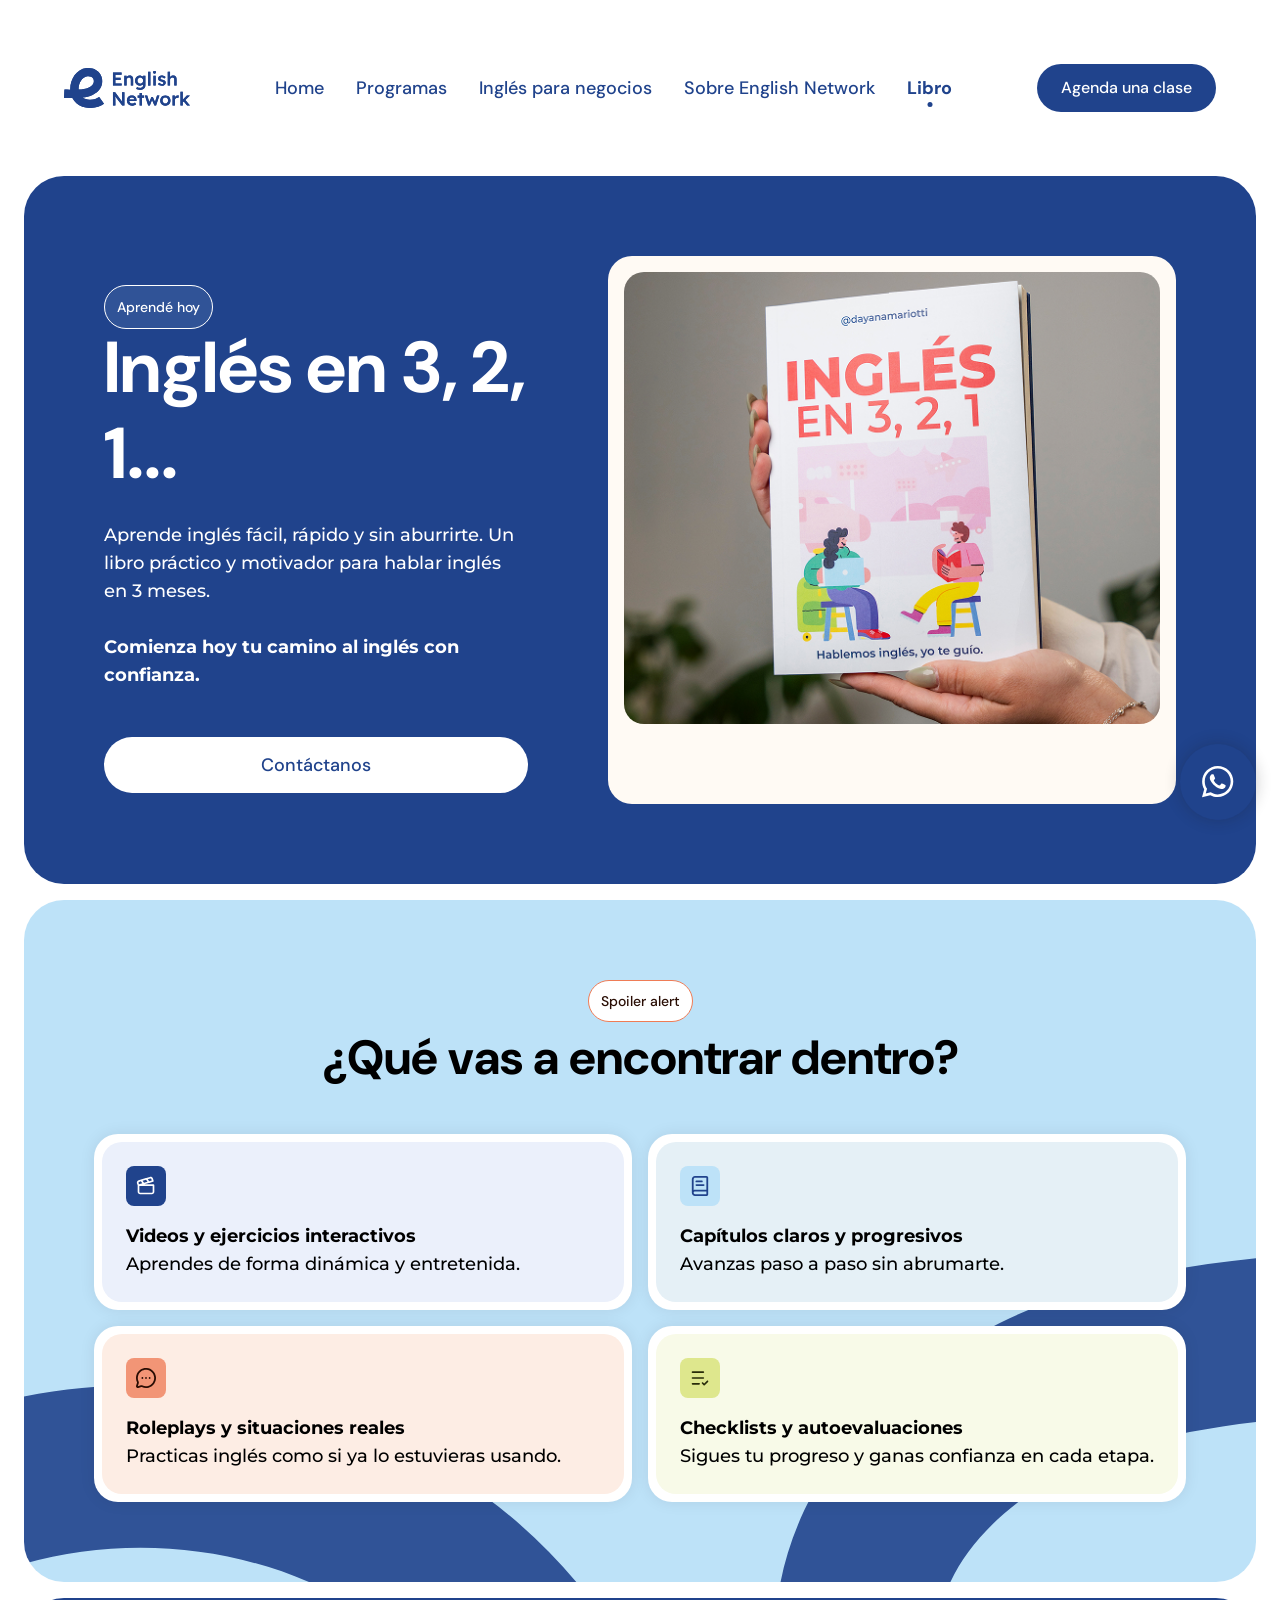
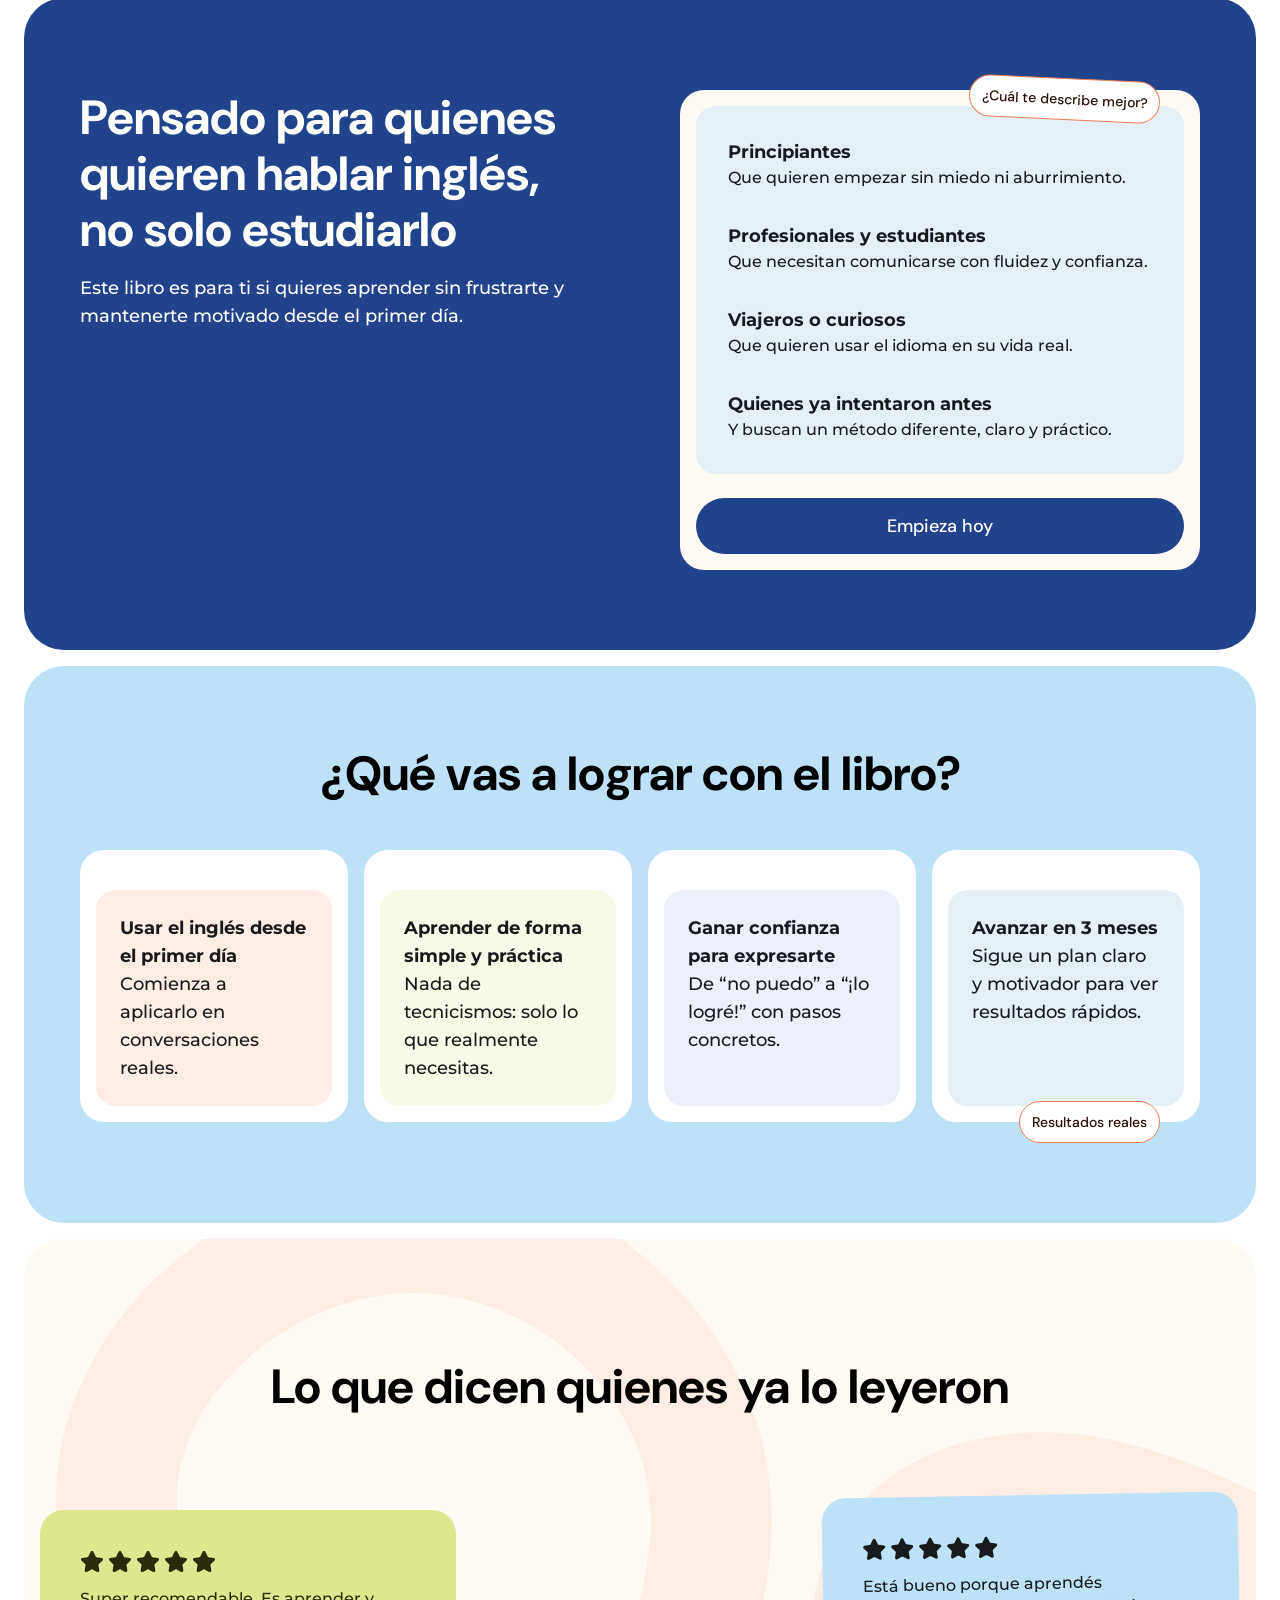
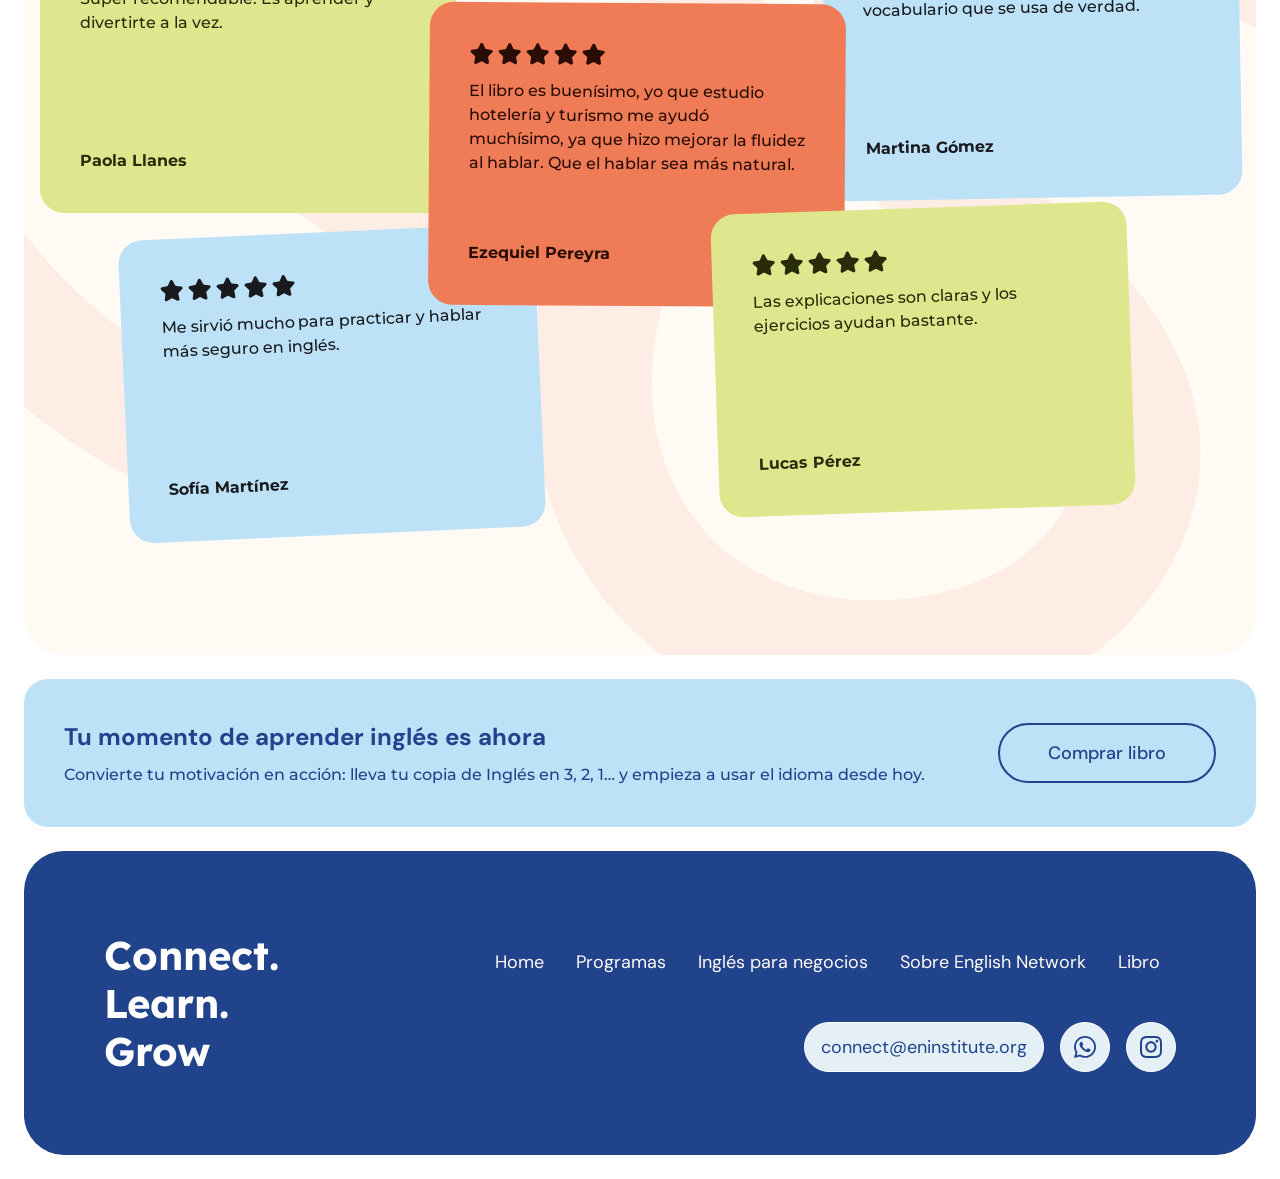
<file: pages/libro.html>
<!DOCTYPE html>
<html lang="en">
<head>
    <meta charset="UTF-8">
    <meta name="viewport" content="width=device-width, initial-scale=1.0">
    <meta name="description" content="Accede al libro de English Network y mejora tu nivel de inglés con contenido práctico, ejercicios guiados y recursos diseñados para ayudarte a alcanzar tus objetivos." />
    <meta name="keywords" content="libro de inglés, aprender inglés, guía de inglés, ebook de inglés, recursos para aprender inglés, ejercicios de inglés, material de estudio de inglés, inglés para principiantes, inglés online, English Network, libro educativo, gramática inglesa, vocabulario en inglés, aprendizaje de idiomas, curso de inglés" />
    <!-- JS -->
    <script defer src="../js/main.js"></script>
    <!-- CSS -->
    <link rel="stylesheet" href="../styles/styles.css">
    <!-- Favicon -->
    <link rel="shortcut icon" href="../assets/favicon.svg" type="image/svg+xml">
    <title>Libro de Inglés | Recursos y Guía de Aprendizaje | English Network</title>
</head>
<body>
    <header>
        <nav>
            <a class="logo" href="../index.html">
                <svg width="126" height="40" viewBox="0 0 126 40" fill="none" xmlns="http://www.w3.org/2000/svg">
                    <g clip-path="url(#clip0_179_11437)">
                        <path d="M57.653 15.3877V17.5936H48.9746V4.50732H57.5781V6.71319H51.3793V9.81631H56.6198V11.9867H51.3793V15.3877H57.653Z" fill="#20438C"/>
                        <path d="M57.653 15.3877V17.5936H48.9746V4.50732H57.5781V6.71319H51.3793V9.81631H56.6198V11.9867H51.3793V15.3877H57.653Z" fill="#20438C"/>
                        <path d="M69.1457 11.5753V17.5935H66.8372V11.7419C66.8372 11.2419 66.7695 10.8305 66.6306 10.4971C66.4916 10.1673 66.2814 9.92617 65.9929 9.77013C65.7043 9.61409 65.3516 9.54316 64.9419 9.5538C64.6035 9.5538 64.2935 9.60699 64.0121 9.71339C63.7271 9.81978 63.4848 9.96873 63.2782 10.1638C63.0716 10.3553 62.9077 10.5752 62.7901 10.827C62.669 11.0752 62.612 11.3483 62.612 11.6497V17.5935H60.2999V7.74158H62.555L62.58 9.13177C62.669 9.0041 62.7759 8.87998 62.8935 8.7594C63.2568 8.39057 63.6879 8.09622 64.1902 7.8728C64.689 7.64583 65.202 7.53589 65.7292 7.53589C66.4809 7.53589 67.1079 7.68484 67.6174 7.98274C68.1233 8.28418 68.5045 8.73103 68.761 9.33037C69.0175 9.92972 69.1457 10.6745 69.1457 11.5753Z" fill="#20438C"/>
                        <path d="M69.1457 11.5753V17.5935H66.8372V11.7419C66.8372 11.2419 66.7695 10.8305 66.6306 10.4971C66.4916 10.1673 66.2814 9.92617 65.9929 9.77013C65.7043 9.61409 65.3516 9.54316 64.9419 9.5538C64.6035 9.5538 64.2935 9.60699 64.0121 9.71339C63.7271 9.81978 63.4848 9.96873 63.2782 10.1638C63.0716 10.3553 62.9077 10.5752 62.7901 10.827C62.669 11.0752 62.612 11.3483 62.612 11.6497V17.5935H60.2999V7.74158H62.555L62.58 9.13177C62.669 9.0041 62.7759 8.87998 62.8935 8.7594C63.2568 8.39057 63.6879 8.09622 64.1902 7.8728C64.689 7.64583 65.202 7.53589 65.7292 7.53589C66.4809 7.53589 67.1079 7.68484 67.6174 7.98274C68.1233 8.28418 68.5045 8.73103 68.761 9.33037C69.0175 9.92972 69.1457 10.6745 69.1457 11.5753Z" fill="#20438C"/>
                        <path d="M79.1208 7.74158L79.103 8.97219C78.989 8.83742 78.8572 8.70621 78.7076 8.58208C78.4689 8.38348 78.2053 8.20261 77.9096 8.03948C77.6139 7.87989 77.2933 7.75222 76.9406 7.66711C76.5914 7.57845 76.2281 7.53589 75.854 7.53589C74.9527 7.53589 74.1404 7.75577 73.4208 8.19907C72.7011 8.64237 72.1347 9.24526 71.7214 10.0113C71.3082 10.7773 71.1016 11.6533 71.1016 12.6392C71.1016 13.6251 71.3118 14.494 71.7286 15.2493C72.1489 16.0012 72.719 16.597 73.4386 17.0332C74.1582 17.4694 74.9883 17.6893 75.9288 17.6893C76.4668 17.6893 76.9904 17.5793 77.507 17.3595C78.02 17.1431 78.444 16.8594 78.7824 16.5083C78.8893 16.3984 78.9855 16.2849 79.0638 16.1679V17.0899C79.0638 17.7141 78.9534 18.2319 78.7254 18.6503C78.501 19.0688 78.1661 19.3809 77.7208 19.5866C77.2754 19.7923 76.7233 19.8951 76.0606 19.8951C75.6972 19.8951 75.3303 19.8561 74.9598 19.7817C74.5929 19.7072 74.2437 19.6008 73.9195 19.4625C73.5918 19.3277 73.2996 19.1646 73.036 18.9766L72.2095 20.6789C72.6584 21.0406 73.2498 21.335 73.9837 21.5584C74.7175 21.7818 75.4514 21.8953 76.1924 21.8953C77.0047 21.8953 77.7315 21.7854 78.3691 21.5655C79.0068 21.3492 79.5519 21.0264 80.0044 20.5938C80.4532 20.1647 80.7988 19.6433 81.0375 19.0334C81.2726 18.4234 81.3937 17.7176 81.3937 16.9197V7.74158H79.1208ZM78.7824 14.2457C78.5437 14.7067 78.2088 15.0685 77.7778 15.3309C77.3467 15.5933 76.8479 15.7246 76.2851 15.7246C75.7222 15.7246 75.227 15.5933 74.7995 15.3309C74.3755 15.0685 74.0407 14.7067 73.7948 14.2386C73.5526 13.7705 73.4315 13.2456 73.4315 12.6569C73.4315 12.0682 73.5526 11.5256 73.7948 11.061C74.0407 10.5929 74.3755 10.2241 74.7995 9.95809C75.227 9.68856 75.7222 9.5538 76.2851 9.5538C76.8479 9.5538 77.3431 9.68501 77.7671 9.94745C78.1946 10.2099 78.5295 10.5716 78.7717 11.0397C79.0175 11.5079 79.1387 12.0469 79.1387 12.6569C79.1387 13.2669 79.0211 13.7847 78.7824 14.2457Z" fill="#20438C"/>
                        <path d="M79.1208 7.74158L79.103 8.97219C78.989 8.83742 78.8572 8.70621 78.7076 8.58208C78.4689 8.38348 78.2053 8.20261 77.9096 8.03948C77.6139 7.87989 77.2933 7.75222 76.9406 7.66711C76.5914 7.57845 76.2281 7.53589 75.854 7.53589C74.9527 7.53589 74.1404 7.75577 73.4208 8.19907C72.7011 8.64237 72.1347 9.24526 71.7214 10.0113C71.3082 10.7773 71.1016 11.6533 71.1016 12.6392C71.1016 13.6251 71.3118 14.494 71.7286 15.2493C72.1489 16.0012 72.719 16.597 73.4386 17.0332C74.1582 17.4694 74.9883 17.6893 75.9288 17.6893C76.4668 17.6893 76.9904 17.5793 77.507 17.3595C78.02 17.1431 78.444 16.8594 78.7824 16.5083C78.8893 16.3984 78.9855 16.2849 79.0638 16.1679V17.0899C79.0638 17.7141 78.9534 18.2319 78.7254 18.6503C78.501 19.0688 78.1661 19.3809 77.7208 19.5866C77.2754 19.7923 76.7233 19.8951 76.0606 19.8951C75.6972 19.8951 75.3303 19.8561 74.9598 19.7817C74.5929 19.7072 74.2437 19.6008 73.9195 19.4625C73.5918 19.3277 73.2996 19.1646 73.036 18.9766L72.2095 20.6789C72.6584 21.0406 73.2498 21.335 73.9837 21.5584C74.7175 21.7818 75.4514 21.8953 76.1924 21.8953C77.0047 21.8953 77.7315 21.7854 78.3691 21.5655C79.0068 21.3492 79.5519 21.0264 80.0044 20.5938C80.4532 20.1647 80.7988 19.6433 81.0375 19.0334C81.2726 18.4234 81.3937 17.7176 81.3937 16.9197V7.74158H79.1208ZM78.7824 14.2457C78.5437 14.7067 78.2088 15.0685 77.7778 15.3309C77.3467 15.5933 76.8479 15.7246 76.2851 15.7246C75.7222 15.7246 75.227 15.5933 74.7995 15.3309C74.3755 15.0685 74.0407 14.7067 73.7948 14.2386C73.5526 13.7705 73.4315 13.2456 73.4315 12.6569C73.4315 12.0682 73.5526 11.5256 73.7948 11.061C74.0407 10.5929 74.3755 10.2241 74.7995 9.95809C75.227 9.68856 75.7222 9.5538 76.2851 9.5538C76.8479 9.5538 77.3431 9.68501 77.7671 9.94745C78.1946 10.2099 78.5295 10.5716 78.7717 11.0397C79.0175 11.5079 79.1387 12.0469 79.1387 12.6569C79.1387 13.2669 79.0211 13.7847 78.7824 14.2457Z" fill="#20438C"/>
                        <path d="M84.08 17.5936V3.75903H86.4099V17.5936H84.08Z" fill="#20438C"/>
                        <path d="M84.08 17.5936V3.75903H86.4099V17.5936H84.08Z" fill="#20438C"/>
                        <path d="M90.521 5.64568C90.0578 5.64568 89.698 5.53219 89.4415 5.29813C89.185 5.06761 89.0568 4.74134 89.0568 4.31577C89.0568 3.91857 89.1886 3.5923 89.4522 3.34405C89.7158 3.0958 90.0721 2.97168 90.521 2.97168C90.9948 2.97168 91.3617 3.08871 91.6182 3.31923C91.8747 3.54974 92.003 3.88311 92.003 4.31932C92.003 4.70588 91.8712 5.02505 91.6075 5.2733C91.3439 5.52155 90.9805 5.64568 90.5174 5.64568H90.521ZM89.3952 17.5935V7.74161H91.7037V17.5935H89.3952Z" fill="#20438C"/>
                        <path d="M90.521 5.64568C90.0578 5.64568 89.698 5.53219 89.4415 5.29813C89.185 5.06761 89.0568 4.74134 89.0568 4.31577C89.0568 3.91857 89.1886 3.5923 89.4522 3.34405C89.7158 3.0958 90.0721 2.97168 90.521 2.97168C90.9948 2.97168 91.3617 3.08871 91.6182 3.31923C91.8747 3.54974 92.003 3.88311 92.003 4.31932C92.003 4.70588 91.8712 5.02505 91.6075 5.2733C91.3439 5.52155 90.9805 5.64568 90.5174 5.64568H90.521ZM89.3952 17.5935V7.74161H91.7037V17.5935H89.3952Z" fill="#20438C"/>
                        <path d="M97.9386 17.7817C97.0622 17.7817 96.2749 17.6363 95.5802 17.342C94.8855 17.0476 94.3191 16.6291 93.8809 16.0794L95.3843 14.7885C95.7583 15.2141 96.1787 15.5191 96.6418 15.7035C97.105 15.8915 97.593 15.9837 98.106 15.9837C98.3198 15.9837 98.5086 15.9589 98.6796 15.9092C98.847 15.8596 98.9967 15.7851 99.1214 15.6858C99.2461 15.5865 99.3422 15.4695 99.4135 15.3418C99.4847 15.2141 99.5168 15.0652 99.5168 14.902C99.5168 14.6041 99.4028 14.3665 99.1784 14.1928C99.0537 14.1041 98.8542 14.0119 98.587 13.9126C98.3198 13.8133 97.9707 13.714 97.5432 13.6147C96.8663 13.4409 96.3034 13.2388 95.8509 13.0082C95.3985 12.7777 95.0494 12.5188 94.8 12.2316C94.5862 11.994 94.4259 11.728 94.3226 11.4265C94.2157 11.1287 94.1623 10.8024 94.1623 10.4548C94.1623 10.0186 94.2585 9.62142 94.4544 9.26678C94.6504 8.91214 94.914 8.6036 95.2524 8.34117C95.5909 8.07873 95.9863 7.88013 96.4352 7.74182C96.8841 7.60351 97.3543 7.53613 97.8424 7.53613C98.3305 7.53613 98.8292 7.59997 99.2995 7.72409C99.7698 7.84822 100.208 8.02554 100.614 8.25606C101.02 8.48657 101.369 8.76319 101.658 9.08946L100.383 10.4903C100.144 10.2669 99.8837 10.0683 99.6023 9.89095C99.3209 9.71718 99.0359 9.57532 98.7473 9.46893C98.4587 9.36254 98.1915 9.30934 97.9386 9.30934C97.6857 9.30934 97.4862 9.33062 97.3009 9.37318C97.1121 9.41573 96.9553 9.48311 96.8306 9.56823C96.706 9.65689 96.6098 9.76328 96.5385 9.8945C96.4708 10.0257 96.4352 10.1782 96.4352 10.352C96.4459 10.5009 96.4886 10.6428 96.5563 10.774C96.624 10.9052 96.7202 11.0152 96.8485 11.1003C96.9874 11.1889 97.194 11.2882 97.4683 11.3982C97.7427 11.5117 98.0989 11.6181 98.5371 11.7174C99.1499 11.8805 99.6629 12.0614 100.076 12.26C100.489 12.4586 100.814 12.6891 101.052 12.9515C101.291 13.1749 101.458 13.4374 101.558 13.7353C101.658 14.0332 101.708 14.3665 101.708 14.7247C101.708 15.3099 101.54 15.8347 101.209 16.2958C100.878 16.7568 100.425 17.1185 99.8553 17.381C99.2852 17.6434 98.644 17.7746 97.9315 17.7746L97.9386 17.7817Z" fill="#20438C"/>
                        <path d="M97.9386 17.7817C97.0622 17.7817 96.2749 17.6363 95.5802 17.342C94.8855 17.0476 94.3191 16.6291 93.8809 16.0794L95.3843 14.7885C95.7583 15.2141 96.1787 15.5191 96.6418 15.7035C97.105 15.8915 97.593 15.9837 98.106 15.9837C98.3198 15.9837 98.5086 15.9589 98.6796 15.9092C98.847 15.8596 98.9967 15.7851 99.1214 15.6858C99.2461 15.5865 99.3422 15.4695 99.4135 15.3418C99.4847 15.2141 99.5168 15.0652 99.5168 14.902C99.5168 14.6041 99.4028 14.3665 99.1784 14.1928C99.0537 14.1041 98.8542 14.0119 98.587 13.9126C98.3198 13.8133 97.9707 13.714 97.5432 13.6147C96.8663 13.4409 96.3034 13.2388 95.8509 13.0082C95.3985 12.7777 95.0494 12.5188 94.8 12.2316C94.5862 11.994 94.4259 11.728 94.3226 11.4265C94.2157 11.1287 94.1623 10.8024 94.1623 10.4548C94.1623 10.0186 94.2585 9.62142 94.4544 9.26678C94.6504 8.91214 94.914 8.6036 95.2524 8.34117C95.5909 8.07873 95.9863 7.88013 96.4352 7.74182C96.8841 7.60351 97.3543 7.53613 97.8424 7.53613C98.3305 7.53613 98.8292 7.59997 99.2995 7.72409C99.7698 7.84822 100.208 8.02554 100.614 8.25606C101.02 8.48657 101.369 8.76319 101.658 9.08946L100.383 10.4903C100.144 10.2669 99.8837 10.0683 99.6023 9.89095C99.3209 9.71718 99.0359 9.57532 98.7473 9.46893C98.4587 9.36254 98.1915 9.30934 97.9386 9.30934C97.6857 9.30934 97.4862 9.33062 97.3009 9.37318C97.1121 9.41573 96.9553 9.48311 96.8306 9.56823C96.706 9.65689 96.6098 9.76328 96.5385 9.8945C96.4708 10.0257 96.4352 10.1782 96.4352 10.352C96.4459 10.5009 96.4886 10.6428 96.5563 10.774C96.624 10.9052 96.7202 11.0152 96.8485 11.1003C96.9874 11.1889 97.194 11.2882 97.4683 11.3982C97.7427 11.5117 98.0989 11.6181 98.5371 11.7174C99.1499 11.8805 99.6629 12.0614 100.076 12.26C100.489 12.4586 100.814 12.6891 101.052 12.9515C101.291 13.1749 101.458 13.4374 101.558 13.7353C101.658 14.0332 101.708 14.3665 101.708 14.7247C101.708 15.3099 101.54 15.8347 101.209 16.2958C100.878 16.7568 100.425 17.1185 99.8553 17.381C99.2852 17.6434 98.644 17.7746 97.9315 17.7746L97.9386 17.7817Z" fill="#20438C"/>
                        <path d="M112.591 11.5751V17.5934H110.278V11.7418C110.278 11.2417 110.211 10.8303 110.072 10.497C109.933 10.1672 109.723 9.926 109.434 9.76996C109.146 9.61392 108.796 9.54299 108.383 9.55363C108.045 9.55363 107.735 9.60682 107.453 9.71322C107.172 9.81961 106.926 9.96856 106.719 10.1636C106.513 10.3551 106.349 10.575 106.231 10.8268C106.114 11.075 106.053 11.3481 106.053 11.6496V17.5934H103.741V3.75879H106.035V9.11033C106.125 8.98975 106.224 8.87272 106.335 8.75923C106.698 8.39041 107.129 8.09605 107.632 7.87263C108.13 7.64566 108.643 7.53572 109.171 7.53572C109.922 7.53572 110.553 7.68467 111.059 7.98257C111.565 8.28401 111.946 8.73086 112.206 9.3302C112.462 9.92955 112.591 10.6743 112.591 11.5751Z" fill="#20438C"/>
                        <path d="M112.591 11.5751V17.5934H110.278V11.7418C110.278 11.2417 110.211 10.8303 110.072 10.497C109.933 10.1672 109.723 9.926 109.434 9.76996C109.146 9.61392 108.796 9.54299 108.383 9.55363C108.045 9.55363 107.735 9.60682 107.453 9.71322C107.172 9.81961 106.926 9.96856 106.719 10.1636C106.513 10.3551 106.349 10.575 106.231 10.8268C106.114 11.075 106.053 11.3481 106.053 11.6496V17.5934H103.741V3.75879H106.035V9.11033C106.125 8.98975 106.224 8.87272 106.335 8.75923C106.698 8.39041 107.129 8.09605 107.632 7.87263C108.13 7.64566 108.643 7.53572 109.171 7.53572C109.922 7.53572 110.553 7.68467 111.059 7.98257C111.565 8.28401 111.946 8.73086 112.206 9.3302C112.462 9.92955 112.591 10.6743 112.591 11.5751Z" fill="#20438C"/>
                        <path d="M60.4317 24.3743V37.4605H58.198L51.1014 28.1299C51.1299 28.4633 51.1584 28.7647 51.1834 29.0378C51.2261 29.5308 51.2618 29.9563 51.2867 30.311C51.3116 30.6656 51.333 30.96 51.3508 31.1976C51.3686 31.4352 51.3829 31.6515 51.39 31.843C51.3971 32.0381 51.3971 32.2189 51.3971 32.3927V37.4605H48.9746V24.3743H51.1727L58.2907 33.9177C58.2764 33.8148 58.2657 33.7084 58.255 33.602C58.2158 33.2332 58.1802 32.8502 58.1517 32.4494C58.1197 32.0523 58.0947 31.6338 58.0769 31.1976C58.0555 30.7614 58.0413 30.3039 58.027 29.8251C58.0163 29.3428 58.0092 28.8357 58.0092 28.3001V24.3743H60.4317Z" fill="#20438C"/>
                        <path d="M60.4317 24.3743V37.4605H58.198L51.1014 28.1299C51.1299 28.4633 51.1584 28.7647 51.1834 29.0378C51.2261 29.5308 51.2618 29.9563 51.2867 30.311C51.3116 30.6656 51.333 30.96 51.3508 31.1976C51.3686 31.4352 51.3829 31.6515 51.39 31.843C51.3971 32.0381 51.3971 32.2189 51.3971 32.3927V37.4605H48.9746V24.3743H51.1727L58.2907 33.9177C58.2764 33.8148 58.2657 33.7084 58.255 33.602C58.2158 33.2332 58.1802 32.8502 58.1517 32.4494C58.1197 32.0523 58.0947 31.6338 58.0769 31.1976C58.0555 30.7614 58.0413 30.3039 58.027 29.8251C58.0163 29.3428 58.0092 28.8357 58.0092 28.3001V24.3743H60.4317Z" fill="#20438C"/>
                        <path d="M72.5087 32.2438C72.523 31.5487 72.4197 30.9033 72.1988 30.311C71.9815 29.7188 71.6644 29.2081 71.2512 28.7754C70.8379 28.3463 70.3498 28.0059 69.787 27.7576C69.2241 27.5094 68.6149 27.3853 67.9629 27.3853C67.2255 27.3853 66.5451 27.5129 65.9252 27.7683C65.3053 28.0236 64.7745 28.3853 64.3292 28.8499C63.8838 29.318 63.5383 29.8713 63.2889 30.5061C63.0359 31.1409 62.9113 31.8466 62.9113 32.6198C62.9113 33.5915 63.1321 34.4533 63.5775 35.2086C64.0228 35.964 64.6426 36.5563 65.4371 36.9925C66.2315 37.4322 67.1507 37.6486 68.1909 37.6486C68.6541 37.6486 69.1208 37.5847 69.5981 37.4606C70.072 37.3365 70.528 37.1663 70.959 36.9464C71.3901 36.7301 71.7784 36.4641 72.1133 36.152L70.9697 34.5632C70.5173 34.9498 70.1005 35.2193 69.7121 35.3682C69.3238 35.5172 68.8963 35.5917 68.4332 35.5917C67.7706 35.5917 67.1899 35.464 66.6947 35.2086C66.1995 34.9533 65.8183 34.588 65.5511 34.1128C65.3694 33.7972 65.2483 33.4425 65.1913 33.0489H72.4909L72.5087 32.2438ZM65.4656 30.7969C65.6793 30.3536 65.9964 30.0131 66.4132 29.7755C66.8336 29.5415 67.3502 29.4209 67.9629 29.4209C68.3655 29.4209 68.7325 29.506 69.0638 29.6727C69.3951 29.8429 69.6658 30.0734 69.8796 30.3642C70.0933 30.6586 70.218 30.999 70.2537 31.3856V31.4778H65.2412C65.291 31.226 65.3658 31.0026 65.4656 30.7969Z" fill="#20438C"/>
                        <path d="M72.5087 32.2438C72.523 31.5487 72.4197 30.9033 72.1988 30.311C71.9815 29.7188 71.6644 29.2081 71.2512 28.7754C70.8379 28.3463 70.3498 28.0059 69.787 27.7576C69.2241 27.5094 68.6149 27.3853 67.9629 27.3853C67.2255 27.3853 66.5451 27.5129 65.9252 27.7683C65.3053 28.0236 64.7745 28.3853 64.3292 28.8499C63.8838 29.318 63.5383 29.8713 63.2889 30.5061C63.0359 31.1409 62.9113 31.8466 62.9113 32.6198C62.9113 33.5915 63.1321 34.4533 63.5775 35.2086C64.0228 35.964 64.6426 36.5563 65.4371 36.9925C66.2315 37.4322 67.1507 37.6486 68.1909 37.6486C68.6541 37.6486 69.1208 37.5847 69.5981 37.4606C70.072 37.3365 70.528 37.1663 70.959 36.9464C71.3901 36.7301 71.7784 36.4641 72.1133 36.152L70.9697 34.5632C70.5173 34.9498 70.1005 35.2193 69.7121 35.3682C69.3238 35.5172 68.8963 35.5917 68.4332 35.5917C67.7706 35.5917 67.1899 35.464 66.6947 35.2086C66.1995 34.9533 65.8183 34.588 65.5511 34.1128C65.3694 33.7972 65.2483 33.4425 65.1913 33.0489H72.4909L72.5087 32.2438ZM65.4656 30.7969C65.6793 30.3536 65.9964 30.0131 66.4132 29.7755C66.8336 29.5415 67.3502 29.4209 67.9629 29.4209C68.3655 29.4209 68.7325 29.506 69.0638 29.6727C69.3951 29.8429 69.6658 30.0734 69.8796 30.3642C70.0933 30.6586 70.218 30.999 70.2537 31.3856V31.4778H65.2412C65.291 31.226 65.3658 31.0026 65.4656 30.7969Z" fill="#20438C"/>
                        <path d="M80.097 27.6086V29.74H77.9381V37.4606H75.626V29.74H73.6737V27.6086H75.626V25.1013H77.9381V27.6086H80.097Z" fill="#20438C"/>
                        <path d="M80.097 27.6086V29.74H77.9381V37.4606H75.626V29.74H73.6737V27.6086H75.626V25.1013H77.9381V27.6086H80.097Z" fill="#20438C"/>
                        <path d="M95.4049 27.6086L92.0597 37.4605H90.4067L88.0625 31.9955L85.8253 37.4605H84.1901L80.8662 27.6086L83.2317 27.5908L85.2695 34.0488L87.4391 29.0839H88.8321L91.0159 33.9673L93.0358 27.6086H95.4049Z" fill="#20438C"/>
                        <path d="M95.4049 27.6086L92.0597 37.4605H90.4067L88.0625 31.9955L85.8253 37.4605H84.1901L80.8662 27.6086L83.2317 27.5908L85.2695 34.0488L87.4391 29.0839H88.8321L91.0159 33.9673L93.0358 27.6086H95.4049Z" fill="#20438C"/>
                        <path d="M101.358 37.6485C100.368 37.6485 99.4878 37.4287 98.7112 36.9854C97.9346 36.5421 97.3218 35.9356 96.8694 35.1625C96.4169 34.3894 96.1925 33.5099 96.1925 32.5275C96.1925 31.5452 96.4169 30.6656 96.8694 29.8925C97.3218 29.1194 97.9346 28.513 98.7112 28.0697C99.4878 27.6264 100.371 27.4065 101.358 27.4065C102.345 27.4065 103.211 27.6264 103.987 28.0697C104.764 28.513 105.373 29.1194 105.818 29.8925C106.264 30.6656 106.485 31.5452 106.485 32.5275C106.485 33.5099 106.264 34.3894 105.818 35.1625C105.373 35.9356 104.764 36.5421 103.987 36.9854C103.211 37.4287 102.334 37.6485 101.358 37.6485ZM101.358 35.6094C101.896 35.6094 102.374 35.471 102.794 35.198C103.214 34.9249 103.546 34.5561 103.788 34.095C104.034 33.634 104.148 33.1091 104.137 32.524C104.148 31.9246 104.034 31.3962 103.788 30.9352C103.542 30.4741 103.211 30.1089 102.794 29.8429C102.374 29.5734 101.896 29.4421 101.358 29.4421C100.82 29.4421 100.336 29.5769 99.9011 29.8429C99.47 30.1124 99.1352 30.4777 98.8965 30.9458C98.6578 31.4139 98.5402 31.9388 98.5402 32.5275C98.5402 33.1162 98.6578 33.6375 98.8965 34.0986C99.1352 34.5596 99.47 34.9284 99.9011 35.2015C100.332 35.4746 100.817 35.6129 101.358 35.6129V35.6094Z" fill="#20438C"/>
                        <path d="M101.358 37.6485C100.368 37.6485 99.4878 37.4287 98.7112 36.9854C97.9346 36.5421 97.3218 35.9356 96.8694 35.1625C96.4169 34.3894 96.1925 33.5099 96.1925 32.5275C96.1925 31.5452 96.4169 30.6656 96.8694 29.8925C97.3218 29.1194 97.9346 28.513 98.7112 28.0697C99.4878 27.6264 100.371 27.4065 101.358 27.4065C102.345 27.4065 103.211 27.6264 103.987 28.0697C104.764 28.513 105.373 29.1194 105.818 29.8925C106.264 30.6656 106.485 31.5452 106.485 32.5275C106.485 33.5099 106.264 34.3894 105.818 35.1625C105.373 35.9356 104.764 36.5421 103.987 36.9854C103.211 37.4287 102.334 37.6485 101.358 37.6485ZM101.358 35.6094C101.896 35.6094 102.374 35.471 102.794 35.198C103.214 34.9249 103.546 34.5561 103.788 34.095C104.034 33.634 104.148 33.1091 104.137 32.524C104.148 31.9246 104.034 31.3962 103.788 30.9352C103.542 30.4741 103.211 30.1089 102.794 29.8429C102.374 29.5734 101.896 29.4421 101.358 29.4421C100.82 29.4421 100.336 29.5769 99.9011 29.8429C99.47 30.1124 99.1352 30.4777 98.8965 30.9458C98.6578 31.4139 98.5402 31.9388 98.5402 32.5275C98.5402 33.1162 98.6578 33.6375 98.8965 34.0986C99.1352 34.5596 99.47 34.9284 99.9011 35.2015C100.332 35.4746 100.817 35.6129 101.358 35.6129V35.6094Z" fill="#20438C"/>
                        <path d="M114.917 27.5909L114.297 30.1124C114.162 30.0379 113.991 29.9777 113.792 29.928C113.592 29.8784 113.393 29.8535 113.189 29.8535C112.88 29.8535 112.58 29.9103 112.299 30.0308C112.017 30.1479 111.768 30.3146 111.558 30.5238C111.344 30.7366 111.177 30.9813 111.059 31.265C110.941 31.5452 110.881 31.8573 110.881 32.2083V37.4606H108.551V27.6086H110.824L110.845 29.2896C110.959 29.0804 111.095 28.8818 111.255 28.6939C111.593 28.2931 111.985 27.9775 112.431 27.747C112.876 27.5164 113.343 27.403 113.831 27.403C114.041 27.403 114.244 27.4207 114.44 27.4597C114.632 27.4952 114.793 27.5413 114.917 27.5909Z" fill="#20438C"/>
                        <path d="M114.917 27.5909L114.297 30.1124C114.162 30.0379 113.991 29.9777 113.792 29.928C113.592 29.8784 113.393 29.8535 113.189 29.8535C112.88 29.8535 112.58 29.9103 112.299 30.0308C112.017 30.1479 111.768 30.3146 111.558 30.5238C111.344 30.7366 111.177 30.9813 111.059 31.265C110.941 31.5452 110.881 31.8573 110.881 32.2083V37.4606H108.551V27.6086H110.824L110.845 29.2896C110.959 29.0804 111.095 28.8818 111.255 28.6939C111.593 28.2931 111.985 27.9775 112.431 27.747C112.876 27.5164 113.343 27.403 113.831 27.403C114.041 27.403 114.244 27.4207 114.44 27.4597C114.632 27.4952 114.793 27.5413 114.917 27.5909Z" fill="#20438C"/>
                        <path d="M126 37.4605H123.147L119.762 33.3822L118.768 34.3113V37.4605H116.46V23.626H118.768V31.6976L122.862 27.6086H125.943L121.333 31.9139L126 37.4605Z" fill="#20438C"/>
                        <path d="M126 37.4605H123.147L119.762 33.3822L118.768 34.3113V37.4605H116.46V23.626H118.768V31.6976L122.862 27.6086H125.943L121.333 31.9139L126 37.4605Z" fill="#20438C"/>
                        <path d="M25.5366 40.0002C20.6061 40.0002 15.9142 38.3405 12.4871 35.3473C10.8091 33.8791 9.41971 32.0598 8.38657 30.0241C5.65054 30.0738 2.84325 30.0667 0.00390625 29.9142L0.459912 21.6085C2.39081 21.7149 4.34664 21.7433 6.26329 21.7326C6.2526 21.4028 6.24904 21.073 6.2526 20.7396C6.37729 11.6324 12.1486 1.30527 22.5869 0.11013C28.6717 -0.599152 34.2328 2.13159 36.7515 7.03982C38.9461 11.3097 38.6539 16.7073 36.0105 20.7893C34.3824 23.3072 31.8637 25.3712 28.5292 26.9175C25.2374 28.446 21.8637 29.1659 18.5398 29.5312C20.5918 31.0526 23.4597 31.8541 26.3988 31.6519C30.1466 31.4179 32.7757 30.5916 35.1911 28.8893L40.0148 35.6807C36.292 38.2979 32.2556 39.6172 26.926 39.9541C26.4629 39.9825 25.9998 39.9966 25.5366 39.9966V40.0002ZM24.4109 8.32362C24.1116 8.32362 23.8195 8.34136 23.5416 8.37327C17.8416 9.02581 14.6816 15.2923 14.5996 20.8567C14.5996 21.073 14.5996 21.2858 14.6068 21.5021C18.2726 21.3106 21.8031 20.8637 24.9987 19.3813C26.8797 18.5089 28.2228 17.4663 28.9852 16.2853C30.0112 14.6965 30.1466 12.4552 29.3094 10.8274C28.3511 8.96198 26.2349 8.32717 24.4109 8.32717V8.32362Z" fill="#20438C"/>
                        <path d="M25.5366 40.0002C20.6061 40.0002 15.9142 38.3405 12.4871 35.3473C10.8091 33.8791 9.41971 32.0598 8.38657 30.0241C5.65054 30.0738 2.84325 30.0667 0.00390625 29.9142L0.459912 21.6085C2.39081 21.7149 4.34664 21.7433 6.26329 21.7326C6.2526 21.4028 6.24904 21.073 6.2526 20.7396C6.37729 11.6324 12.1486 1.30527 22.5869 0.11013C28.6717 -0.599152 34.2328 2.13159 36.7515 7.03982C38.9461 11.3097 38.6539 16.7073 36.0105 20.7893C34.3824 23.3072 31.8637 25.3712 28.5292 26.9175C25.2374 28.446 21.8637 29.1659 18.5398 29.5312C20.5918 31.0526 23.4597 31.8541 26.3988 31.6519C30.1466 31.4179 32.7757 30.5916 35.1911 28.8893L40.0148 35.6807C36.292 38.2979 32.2556 39.6172 26.926 39.9541C26.4629 39.9825 25.9998 39.9966 25.5366 39.9966V40.0002ZM24.4109 8.32362C24.1116 8.32362 23.8195 8.34136 23.5416 8.37327C17.8416 9.02581 14.6816 15.2923 14.5996 20.8567C14.5996 21.073 14.5996 21.2858 14.6068 21.5021C18.2726 21.3106 21.8031 20.8637 24.9987 19.3813C26.8797 18.5089 28.2228 17.4663 28.9852 16.2853C30.0112 14.6965 30.1466 12.4552 29.3094 10.8274C28.3511 8.96198 26.2349 8.32717 24.4109 8.32717V8.32362Z" fill="#20438C"/></g>
                    <defs>
                        <clipPath id="clip0_179_11437">
                            <rect width="126" height="40" fill="white"/>
                        </clipPath>
                    </defs>
                </svg>
            </a>

            <ul class="nav-links">
            <li><a href="../index.html">Home</a></li>
            <li><a href="./programas.html">Programas</a></li>
            <li><a href="./inglesParaNegocios.html">Inglés para negocios</a></li>
            <li><a href="./sobreEnglishNetwork.html">Sobre English Network</a></li>
            <li><a href="#" class="active">Libro</a></li>
            </ul>

            <a class="btn-cta" target="_blank" href="https://wa.me/message/OKMXKGQ4HLXNL1">Agenda una clase</a>

            <button class="hamburger" id="hamburger" aria-label="Abrir menú">
            <span></span><span></span><span></span>
            </button>
        </nav>

        <!-- MOBILE MENU OVERLAY -->
        <div class="mobile-menu" id="mobileMenu">
            <ul class="mobile-links">
            <li><a href="../index.html" onclick="closeMobileMenu()">Home</a></li>
            <li><a href="./programas.html" onclick="closeMobileMenu()">Programas</a></li>
            <li><a href="./inglesParaNegocios.html" onclick="closeMobileMenu()">Inglés para negocios</a></li>
            <li><a href="./sobreEnglishNetwork.html" onclick="closeMobileMenu()">Sobre English Network</a></li>
            <li><a href="#" onclick="closeMobileMenu()">Libro</a></li>
            </ul>

            <button class="btn-cta-mobile" onclick="closeMobileMenu()"><a target="_blank" href="https://wa.me/message/OKMXKGQ4HLXNL1">Agenda una clase</a></button>
        </div>
    </header>

    <main>
        <!-- Hero Section -->
        <section class="libro-hero">
            <article class="libro-wrapper libro-wrapper-main">
                <article class="libro-details-container">
                    <div class="libro-details-description">
                        <div class="libro-details-title">
                            <span>Aprendé hoy</span>
                            <h1>Inglés en 3, 2, 1...</h1>
                        </div>
                        <p>Aprende inglés fácil, rápido y sin aburrirte. Un libro práctico y motivador para hablar inglés en 3 meses. <br><br><span>Comienza hoy tu camino al inglés con confianza.</span></p>
                    </div>
                    <a target="_blank" href="https://wa.me/message/OKMXKGQ4HLXNL1" class="libro-details-contact">Contáctanos</a>
                </article>
                <figure class="libro-image-container">
                    <img src="../assets/img/libro/libro-hero.jpg" alt="Presentacion del libro ingles en 3, 2, 1">
                </figure>
            </article>
            <!-- Solo para mobile -->
            <article class=" libro-wrapper-mobile libro-wrapper">
                <article class="libro-details-container">
                    <div class="libro-details-description">
                        <div class="libro-details-title">
                            <span>Aprendé hoy</span>
                            <h1>Inglés en 3, 2, 1...</h1>
                        </div>
                        <figure class="libro-image-container">
                            <img src="../assets/img/libro/libro-hero.jpg" alt="Presentacion del libro ingles en 3, 2, 1">
                        </figure>
                        <p>Aprende inglés fácil, rápido y sin aburrirte. Un libro práctico y motivador para hablar inglés en 3 meses. <br><br><span>Comienza hoy tu camino al inglés con confianza.</span></p>
                    </div>
                    <a class="libro-details-contact" target="_blank" href="https://wa.me/message/OKMXKGQ4HLXNL1">Contáctanos</a>
                </article>
            </article>
        </section>

        <!-- Que vas a encontrar Section -->
        <section class="contenido">
            <article class="contenido-wrapper">
                <article class="contenido-title">
                    <span>Spoiler alert</span>
                    <h2>¿Qué vas a encontrar dentro?</h2>
                </article>
                <div class="contenido-info-container">
                    <figure class="contenido-libro-image-container">
                        <img src="../assets/img/libro/libro-details.jpg" alt="Libro ingles en 3, 2, 1 sostenido para una presentacion de su tapa">
                    </figure>
                    <div class="contenido-info-card info-primary">
                        <div class="info-card-content">
                            <span class="svg-container">
                                <svg viewBox="0 0 24 24" fill="none" xmlns="http://www.w3.org/2000/svg">
                                <path d="M20.0001 12H4.00014V19C4.00015 19.2652 4.10558 19.5195 4.29311 19.7071C4.48064 19.8946 4.73494 20 5.00014 20H19.0001C19.2653 20 19.5196 19.8946 19.7072 19.7071C19.8947 19.5195 20.0001 19.2652 20.0001 19V12ZM3.68666 7.05666L3.68764 7.05764C3.2516 7.18845 2.90984 7.70423 3.05776 8.30568L3.61049 9.78029L7.56947 8.6299L5.81752 6.4258L3.68666 7.05666ZM7.8849 5.8135L9.64467 8.02639L13.7872 6.82229L12.049 4.57912L7.8849 5.8135ZM18.4425 3.68752C18.3097 3.24476 17.7795 2.89785 17.1662 3.0635L14.1066 3.96975L15.8527 6.22268L18.9454 5.32326L18.4445 3.69436L18.4425 3.68752ZM22.0001 19C22.0001 19.7957 21.6838 20.5585 21.1212 21.1211C20.5586 21.6837 19.7958 22 19.0001 22H5.00014C4.20451 22 3.44165 21.6837 2.87904 21.1211C2.31645 20.5585 2.00015 19.7957 2.00014 19V11.1817L1.1642 8.95119C1.15338 8.92234 1.14301 8.89303 1.1349 8.8633C0.702569 7.27807 1.55619 5.60972 3.11244 5.1426L3.11635 5.14162L11.883 2.54299C12.0317 2.453 12.1972 2.40748 12.3624 2.40139L16.6163 1.14162L16.6369 1.13479C18.2198 0.70308 19.8857 1.55354 20.3556 3.10549L21.1554 5.70608C21.2342 5.9621 21.2074 6.23886 21.0802 6.47463C20.9531 6.7103 20.7367 6.88512 20.4796 6.95998L16.0099 8.25881C15.8609 8.3475 15.6965 8.39244 15.5314 8.39748L10.0216 10H21.0001C21.5524 10 22.0001 10.4478 22.0001 11V19Z" fill="white"/></svg>
                            </span>
                            <p><b>Videos y ejercicios interactivos</b><br>Aprendes de forma dinámica y entretenida.</p>
                        </div>
                    </div>
                    <div class="contenido-info-card info-orange">
                        <div class="info-card-content content-orange">
                            <span class="svg-container">
                                <svg viewBox="0 0 22 22" fill="none" xmlns="http://www.w3.org/2000/svg">
                                <path d="M4.60533 2.04937C6.71468 0.54249 9.28879 -0.171034 11.8729 0.0347168C14.4572 0.240573 16.886 1.35247 18.7303 3.17437C20.5744 4.99615 21.7165 7.41043 21.954 9.99175C22.1914 12.5732 21.5091 15.1561 20.0282 17.2837C18.5471 19.4115 16.3616 20.9479 13.8583 21.6216C11.3743 22.2901 8.73569 22.0659 6.40025 20.9908C6.23734 20.9315 6.06221 20.9159 5.89146 20.9449L2.53697 21.9263C2.52916 21.9286 2.52139 21.9311 2.51353 21.9332C2.18432 22.0205 1.8378 22.0219 1.50767 21.938C1.17766 21.8542 0.874352 21.6875 0.626812 21.4537C0.379211 21.2197 0.195072 20.926 0.0926324 20.6011C-0.0097606 20.2764 -0.0276517 19.9308 0.0408746 19.5972L0.0691949 19.4898L1.11216 16.2681C1.14779 16.0842 1.13264 15.8943 1.06529 15.7193C-0.0377709 13.3975 -0.294322 10.7625 0.343609 8.27104C0.986663 5.75983 2.49611 3.55631 4.60533 2.04937ZM11.7147 2.02788C9.60035 1.85946 7.49432 2.44339 5.76841 3.67632C4.04249 4.90928 2.80728 6.71235 2.28111 8.76714C1.78789 10.6934 1.9478 12.7247 2.72837 14.5455L2.89244 14.9068L2.92076 14.9732C3.14122 15.5295 3.19098 16.1388 3.06236 16.7232C3.05547 16.7545 3.04683 16.7855 3.03697 16.816L2.0067 19.9966L5.38853 19.0084C5.4169 19.0001 5.44645 18.9936 5.47544 18.9878C5.95802 18.8922 6.45567 18.9158 6.92466 19.0572L7.12388 19.1255L7.19127 19.1539C9.11311 20.0514 11.2905 20.2412 13.3387 19.69C15.3869 19.1388 17.1748 17.882 18.3866 16.1412C19.5983 14.4003 20.156 12.2875 19.9618 10.1753C19.7675 8.06332 18.8338 6.08781 17.3251 4.59722C15.8161 3.10661 13.829 2.19634 11.7147 2.02788ZM7.00962 9.99956C7.56187 9.9996 8.00962 10.4473 8.00962 10.9996C8.00946 11.5517 7.56177 11.9995 7.00962 11.9996H6.99986C6.44768 11.9996 6.00002 11.5517 5.99986 10.9996C5.99986 10.4473 6.44757 9.99956 6.99986 9.99956H7.00962ZM11.0096 9.99956C11.5619 9.9996 12.0096 10.4473 12.0096 10.9996C12.0095 11.5517 11.5618 11.9995 11.0096 11.9996H10.9999C10.4477 11.9996 10 11.5517 9.99986 10.9996C9.99986 10.4473 10.4476 9.99956 10.9999 9.99956H11.0096ZM15.0096 9.99956C15.5619 9.9996 16.0096 10.4473 16.0096 10.9996C16.0095 11.5517 15.5618 11.9995 15.0096 11.9996H14.9999C14.4477 11.9996 14 11.5517 13.9999 10.9996C13.9999 10.4473 14.4476 9.99956 14.9999 9.99956H15.0096Z" fill="#290D04"/></svg>
                            </span>
                            <p><b>Roleplays y situaciones reales</b><br>Practicas inglés como si ya lo estuvieras usando.</p>
                        </div>
                    </div>
                    <div class="contenido-info-card info-accent">
                        <div class="info-card-content content-accent">
                            <span class="svg-container">
                            <svg viewBox="0 0 18 22" fill="none" xmlns="http://www.w3.org/2000/svg">
                            <path d="M3.5 2C3.10218 2 2.72076 2.15815 2.43945 2.43945C2.15815 2.72076 2 3.10218 2 3.5V15.3379C2.46445 15.1176 2.97614 15 3.5 15H16V2H3.5ZM13 9C13.5523 9 14 9.44771 14 10C14 10.5523 13.5523 11 13 11H5C4.44772 11 4 10.5523 4 10C4 9.44771 4.44772 9 5 9H13ZM11 5C11.5523 5 12 5.44772 12 6C12 6.55228 11.5523 7 11 7H5C4.44772 7 4 6.55228 4 6C4 5.44772 4.44772 5 5 5H11ZM2 18.5C2 18.8978 2.15815 19.2792 2.43945 19.5605C2.72076 19.8419 3.10218 20 3.5 20H16V17H3.5C3.10218 17 2.72076 17.1581 2.43945 17.4395C2.15815 17.7208 2 18.1022 2 18.5ZM18 20C18 20.5304 17.7891 21.039 17.4141 21.4141C17.039 21.7891 16.5304 22 16 22H3.5C2.57174 22 1.68177 21.631 1.02539 20.9746C0.369013 20.3182 0 19.4283 0 18.5V3.5C0 2.57174 0.369013 1.68177 1.02539 1.02539C1.68177 0.369013 2.57174 0 3.5 0H16C16.5304 0 17.039 0.210864 17.4141 0.585938C17.7891 0.961012 18 1.46957 18 2V20Z" fill="#20438C"/>
                            </svg></span>
                            <p><b>Capítulos claros y progresivos</b><br>Avanzas paso a paso sin abrumarte.</p>
                        </div>
                    </div>
                    <div class="contenido-info-card info-green">
                        <div class="info-card-content content-green">
                            <span class="svg-container">
                                <svg viewBox="0 0 24 24" fill="none" xmlns="http://www.w3.org/2000/svg">
                                <path d="M20.293 15.293C20.6835 14.9024 21.3165 14.9024 21.707 15.293C22.0976 15.6835 22.0976 16.3165 21.707 16.707L17.707 20.707C17.3165 21.0976 16.6835 21.0976 16.293 20.707L14.293 18.707C13.9024 18.3165 13.9024 17.6835 14.293 17.293C14.6835 16.9024 15.3165 16.9024 15.707 17.293L17 18.5859L20.293 15.293ZM11 18C11.5523 18 12 18.4477 12 19C12 19.5523 11.5523 20 11 20H3C2.44772 20 2 19.5523 2 19C2 18.4477 2.44772 18 3 18H11ZM16 11C16.5523 11 17 11.4477 17 12C17 12.5523 16.5523 13 16 13H3C2.44772 13 2 12.5523 2 12C2 11.4477 2.44772 11 3 11H16ZM16 4C16.5523 4 17 4.44772 17 5C17 5.55228 16.5523 6 16 6H3C2.44772 6 2 5.55228 2 5C2 4.44772 2.44772 4 3 4H16Z" fill="#282C09"/></svg>
                            </span>
                            <p><b>Checklists y autoevaluaciones</b><br>Sigues tu progreso y ganas confianza en cada etapa.</p>
                        </div>
                    </div>
                </div>
            </article>
        </section>
        <!-- Publico objetivo Section -->
        <section class="publico">
            <article class="publico-wrapper">
                <span class="publico-tag tag-desktop">¿Cuál te describe mejor?</span>
                <article class="publico-description-container">
                    <article class="publico-description">
                        <h2>Pensado para quienes quieren hablar inglés, no solo estudiarlo</h2>
                        <p>Este libro es para ti si quieres aprender sin frustrarte y mantenerte motivado desde el primer día.</p>
                    </article>
                    <span class="publico-tag tag-mobile">¿Cuál te describe mejor?</span>
                    <div class="publico-info-card">
                            <div class="publico-tipos-container">
                                <div class="publico-tipos">
                                    <h5>Principiantes </h5>
                                    <p class="p-alt">Que quieren empezar sin miedo ni aburrimiento.</p>
                                </div>
                                <div class="publico-tipos">
                                    <h5>Profesionales y estudiantes</h5>
                                    <p class="p-alt">Que necesitan comunicarse con fluidez y confianza.</p>
                                </div>
                                <div class="publico-tipos">
                                    <h5>Viajeros o curiosos </h5>
                                    <p class="p-alt">Que quieren usar el idioma en su vida real.</p>
                                </div>
                                <div class="publico-tipos">
                                    <h5>Quienes ya intentaron antes</h5>
                                    <p class="p-alt">Y buscan un método diferente, claro y práctico.</p>
                                </div>
                            </div>
                            <a class="publico-tipos-button" target="_blank" href="https://wa.me/message/OKMXKGQ4HLXNL1">Empieza hoy</a>
                        </div>
                </article>
            </article>
        </section>

        <!-- Que vas a lograr Section -->
        <section class="logros">
            <article class="logros-wrapper">
                <h2>¿Qué vas a lograr con el libro?</h2>
                <div class="logros-card-container">
                    <div class="logros-card-wrapper">
                        <div class="logros-card orange-1">
                            <div class="card-orange">
                                <h5>Usar el inglés desde el primer día</h5>
                                <p>Comienza a aplicarlo en conversaciones reales.</p>
                            </div>
                        </div>
                        <div class="logros-card green-1">
                            <div class="card-green">
                                <h5>Aprender de forma simple y práctica</h5>
                                <p>Nada de tecnicismos: solo lo que realmente necesitas. </p>
                            </div>
                        </div>
                        <div class="logros-card brand-1">
                            <div class="card-brand">
                                <h5>Ganar confianza para expresarte</h5>
                                <p>De “no puedo” a “¡lo logré!” con pasos concretos.</p>
                            </div>
                        </div>
                        <div class="logros-card accent-1">
                            <div class="card-accent">
                                <h5>Avanzar en  3 meses</h5>
                                <p>Sigue un plan claro y motivador para ver resultados rápidos.</p>
                            </div>
                        </div>
                    </div>
                    <span class="logros-tag">Resultados reales</span>
                </div>
            </article>
        </section>
        <!-- Reviews Section -->
        <section class="opiniones opiniones-libro">
            <div class="opiniones-wrapper">
                <div class="opiniones-title">
                    <h2>Lo que dicen quienes ya lo leyeron</h2>
                </div>
                <div class="opiniones-container">
                    <div class="opiniones-card opiniones-card-1">
                        <div>
                            <div class="opiniones-card-stars">
                                <svg width="24" height="24" viewBox="0 0 24 24" fill="none" xmlns="http://www.w3.org/2000/svg">
                                    <path d="M12.2116 1.01465C12.422 1.0441 12.6246 1.11762 12.8063 1.23047C12.9881 1.34334 13.1437 1.49247 13.2634 1.66797L13.3708 1.85156L15.6813 6.53125C15.7618 6.69388 15.8803 6.83464 16.027 6.94141C16.174 7.04827 16.3453 7.11814 16.5251 7.14453L21.6901 7.90039C21.9019 7.93112 22.103 8.00616 22.2829 8.11914L22.4557 8.24414L22.6081 8.39258C22.7029 8.49818 22.7822 8.6166 22.8444 8.74414L22.9245 8.94141L22.9763 9.14844C23.0132 9.35758 23.006 9.57352 22.9548 9.78125C22.8864 10.0582 22.742 10.3106 22.5378 10.5098L22.5368 10.5107L18.8014 14.1484C18.6713 14.2753 18.5736 14.4317 18.5173 14.6045C18.4611 14.7772 18.4478 14.9615 18.4782 15.1406L19.3591 20.2764L19.3815 20.4893C19.3889 20.7025 19.3517 20.9159 19.2712 21.1152C19.1638 21.3811 18.9836 21.6118 18.7516 21.7803C18.5197 21.9487 18.2447 22.0484 17.9587 22.0684C17.6726 22.0882 17.3866 22.0273 17.1335 21.8926L12.5202 19.4668C12.3595 19.3825 12.1802 19.3389 11.9987 19.3389C11.8175 19.3389 11.6388 19.3827 11.4782 19.4668L6.862 21.8926L6.86297 21.8936C6.61 22.0274 6.32425 22.0877 6.03876 22.0674C5.75336 22.047 5.47917 21.9475 5.24774 21.7793C5.01625 21.6109 4.83652 21.3806 4.72919 21.1152C4.64866 20.916 4.61155 20.7024 4.61883 20.4893L4.64032 20.2773L5.52118 15.1416C5.55185 14.9624 5.53828 14.7784 5.48211 14.6055C5.43993 14.4758 5.37471 14.3547 5.28973 14.249L5.19794 14.1484L1.46161 10.5117L1.46258 10.5107C1.25802 10.3121 1.11271 10.0609 1.04364 9.78418C0.974297 9.50618 0.983548 9.21394 1.07196 8.94141L1.15204 8.74316C1.24555 8.55134 1.37904 8.38047 1.54364 8.24219C1.76295 8.058 2.02961 7.93859 2.31317 7.89844L7.4743 7.14453L7.60711 7.11621C7.73803 7.08062 7.86198 7.02158 7.97235 6.94141C8.11926 6.83463 8.23855 6.69406 8.31903 6.53125L10.6276 1.85254L10.6286 1.85156C10.755 1.5962 10.9501 1.38085 11.1921 1.23047C11.4343 1.0801 11.7146 1 11.9997 1L12.2116 1.01465Z" fill="#282C09"/>
                                </svg>
                                <svg width="24" height="24" viewBox="0 0 24 24" fill="none" xmlns="http://www.w3.org/2000/svg">
                                    <path d="M12.2116 1.01465C12.422 1.0441 12.6246 1.11762 12.8063 1.23047C12.9881 1.34334 13.1437 1.49247 13.2634 1.66797L13.3708 1.85156L15.6813 6.53125C15.7618 6.69388 15.8803 6.83464 16.027 6.94141C16.174 7.04827 16.3453 7.11814 16.5251 7.14453L21.6901 7.90039C21.9019 7.93112 22.103 8.00616 22.2829 8.11914L22.4557 8.24414L22.6081 8.39258C22.7029 8.49818 22.7822 8.6166 22.8444 8.74414L22.9245 8.94141L22.9763 9.14844C23.0132 9.35758 23.006 9.57352 22.9548 9.78125C22.8864 10.0582 22.742 10.3106 22.5378 10.5098L22.5368 10.5107L18.8014 14.1484C18.6713 14.2753 18.5736 14.4317 18.5173 14.6045C18.4611 14.7772 18.4478 14.9615 18.4782 15.1406L19.3591 20.2764L19.3815 20.4893C19.3889 20.7025 19.3517 20.9159 19.2712 21.1152C19.1638 21.3811 18.9836 21.6118 18.7516 21.7803C18.5197 21.9487 18.2447 22.0484 17.9587 22.0684C17.6726 22.0882 17.3866 22.0273 17.1335 21.8926L12.5202 19.4668C12.3595 19.3825 12.1802 19.3389 11.9987 19.3389C11.8175 19.3389 11.6388 19.3827 11.4782 19.4668L6.862 21.8926L6.86297 21.8936C6.61 22.0274 6.32425 22.0877 6.03876 22.0674C5.75336 22.047 5.47917 21.9475 5.24774 21.7793C5.01625 21.6109 4.83652 21.3806 4.72919 21.1152C4.64866 20.916 4.61155 20.7024 4.61883 20.4893L4.64032 20.2773L5.52118 15.1416C5.55185 14.9624 5.53828 14.7784 5.48211 14.6055C5.43993 14.4758 5.37471 14.3547 5.28973 14.249L5.19794 14.1484L1.46161 10.5117L1.46258 10.5107C1.25802 10.3121 1.11271 10.0609 1.04364 9.78418C0.974297 9.50618 0.983548 9.21394 1.07196 8.94141L1.15204 8.74316C1.24555 8.55134 1.37904 8.38047 1.54364 8.24219C1.76295 8.058 2.02961 7.93859 2.31317 7.89844L7.4743 7.14453L7.60711 7.11621C7.73803 7.08062 7.86198 7.02158 7.97235 6.94141C8.11926 6.83463 8.23855 6.69406 8.31903 6.53125L10.6276 1.85254L10.6286 1.85156C10.755 1.5962 10.9501 1.38085 11.1921 1.23047C11.4343 1.0801 11.7146 1 11.9997 1L12.2116 1.01465Z" fill="#282C09"/>
                                </svg>
                                <svg width="24" height="24" viewBox="0 0 24 24" fill="none" xmlns="http://www.w3.org/2000/svg">
                                    <path d="M12.2116 1.01465C12.422 1.0441 12.6246 1.11762 12.8063 1.23047C12.9881 1.34334 13.1437 1.49247 13.2634 1.66797L13.3708 1.85156L15.6813 6.53125C15.7618 6.69388 15.8803 6.83464 16.027 6.94141C16.174 7.04827 16.3453 7.11814 16.5251 7.14453L21.6901 7.90039C21.9019 7.93112 22.103 8.00616 22.2829 8.11914L22.4557 8.24414L22.6081 8.39258C22.7029 8.49818 22.7822 8.6166 22.8444 8.74414L22.9245 8.94141L22.9763 9.14844C23.0132 9.35758 23.006 9.57352 22.9548 9.78125C22.8864 10.0582 22.742 10.3106 22.5378 10.5098L22.5368 10.5107L18.8014 14.1484C18.6713 14.2753 18.5736 14.4317 18.5173 14.6045C18.4611 14.7772 18.4478 14.9615 18.4782 15.1406L19.3591 20.2764L19.3815 20.4893C19.3889 20.7025 19.3517 20.9159 19.2712 21.1152C19.1638 21.3811 18.9836 21.6118 18.7516 21.7803C18.5197 21.9487 18.2447 22.0484 17.9587 22.0684C17.6726 22.0882 17.3866 22.0273 17.1335 21.8926L12.5202 19.4668C12.3595 19.3825 12.1802 19.3389 11.9987 19.3389C11.8175 19.3389 11.6388 19.3827 11.4782 19.4668L6.862 21.8926L6.86297 21.8936C6.61 22.0274 6.32425 22.0877 6.03876 22.0674C5.75336 22.047 5.47917 21.9475 5.24774 21.7793C5.01625 21.6109 4.83652 21.3806 4.72919 21.1152C4.64866 20.916 4.61155 20.7024 4.61883 20.4893L4.64032 20.2773L5.52118 15.1416C5.55185 14.9624 5.53828 14.7784 5.48211 14.6055C5.43993 14.4758 5.37471 14.3547 5.28973 14.249L5.19794 14.1484L1.46161 10.5117L1.46258 10.5107C1.25802 10.3121 1.11271 10.0609 1.04364 9.78418C0.974297 9.50618 0.983548 9.21394 1.07196 8.94141L1.15204 8.74316C1.24555 8.55134 1.37904 8.38047 1.54364 8.24219C1.76295 8.058 2.02961 7.93859 2.31317 7.89844L7.4743 7.14453L7.60711 7.11621C7.73803 7.08062 7.86198 7.02158 7.97235 6.94141C8.11926 6.83463 8.23855 6.69406 8.31903 6.53125L10.6276 1.85254L10.6286 1.85156C10.755 1.5962 10.9501 1.38085 11.1921 1.23047C11.4343 1.0801 11.7146 1 11.9997 1L12.2116 1.01465Z" fill="#282C09"/>
                                </svg>
                                <svg width="24" height="24" viewBox="0 0 24 24" fill="none" xmlns="http://www.w3.org/2000/svg">
                                    <path d="M12.2116 1.01465C12.422 1.0441 12.6246 1.11762 12.8063 1.23047C12.9881 1.34334 13.1437 1.49247 13.2634 1.66797L13.3708 1.85156L15.6813 6.53125C15.7618 6.69388 15.8803 6.83464 16.027 6.94141C16.174 7.04827 16.3453 7.11814 16.5251 7.14453L21.6901 7.90039C21.9019 7.93112 22.103 8.00616 22.2829 8.11914L22.4557 8.24414L22.6081 8.39258C22.7029 8.49818 22.7822 8.6166 22.8444 8.74414L22.9245 8.94141L22.9763 9.14844C23.0132 9.35758 23.006 9.57352 22.9548 9.78125C22.8864 10.0582 22.742 10.3106 22.5378 10.5098L22.5368 10.5107L18.8014 14.1484C18.6713 14.2753 18.5736 14.4317 18.5173 14.6045C18.4611 14.7772 18.4478 14.9615 18.4782 15.1406L19.3591 20.2764L19.3815 20.4893C19.3889 20.7025 19.3517 20.9159 19.2712 21.1152C19.1638 21.3811 18.9836 21.6118 18.7516 21.7803C18.5197 21.9487 18.2447 22.0484 17.9587 22.0684C17.6726 22.0882 17.3866 22.0273 17.1335 21.8926L12.5202 19.4668C12.3595 19.3825 12.1802 19.3389 11.9987 19.3389C11.8175 19.3389 11.6388 19.3827 11.4782 19.4668L6.862 21.8926L6.86297 21.8936C6.61 22.0274 6.32425 22.0877 6.03876 22.0674C5.75336 22.047 5.47917 21.9475 5.24774 21.7793C5.01625 21.6109 4.83652 21.3806 4.72919 21.1152C4.64866 20.916 4.61155 20.7024 4.61883 20.4893L4.64032 20.2773L5.52118 15.1416C5.55185 14.9624 5.53828 14.7784 5.48211 14.6055C5.43993 14.4758 5.37471 14.3547 5.28973 14.249L5.19794 14.1484L1.46161 10.5117L1.46258 10.5107C1.25802 10.3121 1.11271 10.0609 1.04364 9.78418C0.974297 9.50618 0.983548 9.21394 1.07196 8.94141L1.15204 8.74316C1.24555 8.55134 1.37904 8.38047 1.54364 8.24219C1.76295 8.058 2.02961 7.93859 2.31317 7.89844L7.4743 7.14453L7.60711 7.11621C7.73803 7.08062 7.86198 7.02158 7.97235 6.94141C8.11926 6.83463 8.23855 6.69406 8.31903 6.53125L10.6276 1.85254L10.6286 1.85156C10.755 1.5962 10.9501 1.38085 11.1921 1.23047C11.4343 1.0801 11.7146 1 11.9997 1L12.2116 1.01465Z" fill="#282C09"/>
                                </svg>
                                <svg width="24" height="24" viewBox="0 0 24 24" fill="none" xmlns="http://www.w3.org/2000/svg">
                                    <path d="M12.2116 1.01465C12.422 1.0441 12.6246 1.11762 12.8063 1.23047C12.9881 1.34334 13.1437 1.49247 13.2634 1.66797L13.3708 1.85156L15.6813 6.53125C15.7618 6.69388 15.8803 6.83464 16.027 6.94141C16.174 7.04827 16.3453 7.11814 16.5251 7.14453L21.6901 7.90039C21.9019 7.93112 22.103 8.00616 22.2829 8.11914L22.4557 8.24414L22.6081 8.39258C22.7029 8.49818 22.7822 8.6166 22.8444 8.74414L22.9245 8.94141L22.9763 9.14844C23.0132 9.35758 23.006 9.57352 22.9548 9.78125C22.8864 10.0582 22.742 10.3106 22.5378 10.5098L22.5368 10.5107L18.8014 14.1484C18.6713 14.2753 18.5736 14.4317 18.5173 14.6045C18.4611 14.7772 18.4478 14.9615 18.4782 15.1406L19.3591 20.2764L19.3815 20.4893C19.3889 20.7025 19.3517 20.9159 19.2712 21.1152C19.1638 21.3811 18.9836 21.6118 18.7516 21.7803C18.5197 21.9487 18.2447 22.0484 17.9587 22.0684C17.6726 22.0882 17.3866 22.0273 17.1335 21.8926L12.5202 19.4668C12.3595 19.3825 12.1802 19.3389 11.9987 19.3389C11.8175 19.3389 11.6388 19.3827 11.4782 19.4668L6.862 21.8926L6.86297 21.8936C6.61 22.0274 6.32425 22.0877 6.03876 22.0674C5.75336 22.047 5.47917 21.9475 5.24774 21.7793C5.01625 21.6109 4.83652 21.3806 4.72919 21.1152C4.64866 20.916 4.61155 20.7024 4.61883 20.4893L4.64032 20.2773L5.52118 15.1416C5.55185 14.9624 5.53828 14.7784 5.48211 14.6055C5.43993 14.4758 5.37471 14.3547 5.28973 14.249L5.19794 14.1484L1.46161 10.5117L1.46258 10.5107C1.25802 10.3121 1.11271 10.0609 1.04364 9.78418C0.974297 9.50618 0.983548 9.21394 1.07196 8.94141L1.15204 8.74316C1.24555 8.55134 1.37904 8.38047 1.54364 8.24219C1.76295 8.058 2.02961 7.93859 2.31317 7.89844L7.4743 7.14453L7.60711 7.11621C7.73803 7.08062 7.86198 7.02158 7.97235 6.94141C8.11926 6.83463 8.23855 6.69406 8.31903 6.53125L10.6276 1.85254L10.6286 1.85156C10.755 1.5962 10.9501 1.38085 11.1921 1.23047C11.4343 1.0801 11.7146 1 11.9997 1L12.2116 1.01465Z" fill="#282C09"/>
                                </svg>
                            </div>
                            <p class="p-alt">Super recomendable. Es aprender y divertirte a la vez.</p>
                        </div>
                        <h5 class="h5-persona">Paola Llanes</h5>
                    </div>
                    <div class="opiniones-card opiniones-card-2">
                        <div class="opiniones-card-stars">
                            <svg width="24" height="24" viewBox="0 0 24 24" fill="none" xmlns="http://www.w3.org/2000/svg">
                                <path d="M12.2116 1.01465C12.422 1.0441 12.6246 1.11762 12.8063 1.23047C12.9881 1.34334 13.1437 1.49247 13.2634 1.66797L13.3708 1.85156L15.6813 6.53125C15.7618 6.69388 15.8803 6.83464 16.027 6.94141C16.174 7.04827 16.3453 7.11814 16.5251 7.14453L21.6901 7.90039C21.9019 7.93112 22.103 8.00616 22.2829 8.11914L22.4557 8.24414L22.6081 8.39258C22.7029 8.49818 22.7822 8.6166 22.8444 8.74414L22.9245 8.94141L22.9763 9.14844C23.0132 9.35758 23.006 9.57352 22.9548 9.78125C22.8864 10.0582 22.742 10.3106 22.5378 10.5098L22.5368 10.5107L18.8014 14.1484C18.6713 14.2753 18.5736 14.4317 18.5173 14.6045C18.4611 14.7772 18.4478 14.9615 18.4782 15.1406L19.3591 20.2764L19.3815 20.4893C19.3889 20.7025 19.3517 20.9159 19.2712 21.1152C19.1638 21.3811 18.9836 21.6118 18.7516 21.7803C18.5197 21.9487 18.2447 22.0484 17.9587 22.0684C17.6726 22.0882 17.3866 22.0273 17.1335 21.8926L12.5202 19.4668C12.3595 19.3825 12.1802 19.3389 11.9987 19.3389C11.8175 19.3389 11.6388 19.3827 11.4782 19.4668L6.862 21.8926L6.86297 21.8936C6.61 22.0274 6.32425 22.0877 6.03876 22.0674C5.75336 22.047 5.47917 21.9475 5.24774 21.7793C5.01625 21.6109 4.83652 21.3806 4.72919 21.1152C4.64866 20.916 4.61155 20.7024 4.61883 20.4893L4.64032 20.2773L5.52118 15.1416C5.55185 14.9624 5.53828 14.7784 5.48211 14.6055C5.43993 14.4758 5.37471 14.3547 5.28973 14.249L5.19794 14.1484L1.46161 10.5117L1.46258 10.5107C1.25802 10.3121 1.11271 10.0609 1.04364 9.78418C0.974297 9.50618 0.983548 9.21394 1.07196 8.94141L1.15204 8.74316C1.24555 8.55134 1.37904 8.38047 1.54364 8.24219C1.76295 8.058 2.02961 7.93859 2.31317 7.89844L7.4743 7.14453L7.60711 7.11621C7.73803 7.08062 7.86198 7.02158 7.97235 6.94141C8.11926 6.83463 8.23855 6.69406 8.31903 6.53125L10.6276 1.85254L10.6286 1.85156C10.755 1.5962 10.9501 1.38085 11.1921 1.23047C11.4343 1.0801 11.7146 1 11.9997 1L12.2116 1.01465Z" fill="#290D04"/>
                            </svg>
                            <svg width="24" height="24" viewBox="0 0 24 24" fill="none" xmlns="http://www.w3.org/2000/svg">
                                <path d="M12.2116 1.01465C12.422 1.0441 12.6246 1.11762 12.8063 1.23047C12.9881 1.34334 13.1437 1.49247 13.2634 1.66797L13.3708 1.85156L15.6813 6.53125C15.7618 6.69388 15.8803 6.83464 16.027 6.94141C16.174 7.04827 16.3453 7.11814 16.5251 7.14453L21.6901 7.90039C21.9019 7.93112 22.103 8.00616 22.2829 8.11914L22.4557 8.24414L22.6081 8.39258C22.7029 8.49818 22.7822 8.6166 22.8444 8.74414L22.9245 8.94141L22.9763 9.14844C23.0132 9.35758 23.006 9.57352 22.9548 9.78125C22.8864 10.0582 22.742 10.3106 22.5378 10.5098L22.5368 10.5107L18.8014 14.1484C18.6713 14.2753 18.5736 14.4317 18.5173 14.6045C18.4611 14.7772 18.4478 14.9615 18.4782 15.1406L19.3591 20.2764L19.3815 20.4893C19.3889 20.7025 19.3517 20.9159 19.2712 21.1152C19.1638 21.3811 18.9836 21.6118 18.7516 21.7803C18.5197 21.9487 18.2447 22.0484 17.9587 22.0684C17.6726 22.0882 17.3866 22.0273 17.1335 21.8926L12.5202 19.4668C12.3595 19.3825 12.1802 19.3389 11.9987 19.3389C11.8175 19.3389 11.6388 19.3827 11.4782 19.4668L6.862 21.8926L6.86297 21.8936C6.61 22.0274 6.32425 22.0877 6.03876 22.0674C5.75336 22.047 5.47917 21.9475 5.24774 21.7793C5.01625 21.6109 4.83652 21.3806 4.72919 21.1152C4.64866 20.916 4.61155 20.7024 4.61883 20.4893L4.64032 20.2773L5.52118 15.1416C5.55185 14.9624 5.53828 14.7784 5.48211 14.6055C5.43993 14.4758 5.37471 14.3547 5.28973 14.249L5.19794 14.1484L1.46161 10.5117L1.46258 10.5107C1.25802 10.3121 1.11271 10.0609 1.04364 9.78418C0.974297 9.50618 0.983548 9.21394 1.07196 8.94141L1.15204 8.74316C1.24555 8.55134 1.37904 8.38047 1.54364 8.24219C1.76295 8.058 2.02961 7.93859 2.31317 7.89844L7.4743 7.14453L7.60711 7.11621C7.73803 7.08062 7.86198 7.02158 7.97235 6.94141C8.11926 6.83463 8.23855 6.69406 8.31903 6.53125L10.6276 1.85254L10.6286 1.85156C10.755 1.5962 10.9501 1.38085 11.1921 1.23047C11.4343 1.0801 11.7146 1 11.9997 1L12.2116 1.01465Z" fill="#290D04"/>
                            </svg>
                            <svg width="24" height="24" viewBox="0 0 24 24" fill="none" xmlns="http://www.w3.org/2000/svg">
                                <path d="M12.2116 1.01465C12.422 1.0441 12.6246 1.11762 12.8063 1.23047C12.9881 1.34334 13.1437 1.49247 13.2634 1.66797L13.3708 1.85156L15.6813 6.53125C15.7618 6.69388 15.8803 6.83464 16.027 6.94141C16.174 7.04827 16.3453 7.11814 16.5251 7.14453L21.6901 7.90039C21.9019 7.93112 22.103 8.00616 22.2829 8.11914L22.4557 8.24414L22.6081 8.39258C22.7029 8.49818 22.7822 8.6166 22.8444 8.74414L22.9245 8.94141L22.9763 9.14844C23.0132 9.35758 23.006 9.57352 22.9548 9.78125C22.8864 10.0582 22.742 10.3106 22.5378 10.5098L22.5368 10.5107L18.8014 14.1484C18.6713 14.2753 18.5736 14.4317 18.5173 14.6045C18.4611 14.7772 18.4478 14.9615 18.4782 15.1406L19.3591 20.2764L19.3815 20.4893C19.3889 20.7025 19.3517 20.9159 19.2712 21.1152C19.1638 21.3811 18.9836 21.6118 18.7516 21.7803C18.5197 21.9487 18.2447 22.0484 17.9587 22.0684C17.6726 22.0882 17.3866 22.0273 17.1335 21.8926L12.5202 19.4668C12.3595 19.3825 12.1802 19.3389 11.9987 19.3389C11.8175 19.3389 11.6388 19.3827 11.4782 19.4668L6.862 21.8926L6.86297 21.8936C6.61 22.0274 6.32425 22.0877 6.03876 22.0674C5.75336 22.047 5.47917 21.9475 5.24774 21.7793C5.01625 21.6109 4.83652 21.3806 4.72919 21.1152C4.64866 20.916 4.61155 20.7024 4.61883 20.4893L4.64032 20.2773L5.52118 15.1416C5.55185 14.9624 5.53828 14.7784 5.48211 14.6055C5.43993 14.4758 5.37471 14.3547 5.28973 14.249L5.19794 14.1484L1.46161 10.5117L1.46258 10.5107C1.25802 10.3121 1.11271 10.0609 1.04364 9.78418C0.974297 9.50618 0.983548 9.21394 1.07196 8.94141L1.15204 8.74316C1.24555 8.55134 1.37904 8.38047 1.54364 8.24219C1.76295 8.058 2.02961 7.93859 2.31317 7.89844L7.4743 7.14453L7.60711 7.11621C7.73803 7.08062 7.86198 7.02158 7.97235 6.94141C8.11926 6.83463 8.23855 6.69406 8.31903 6.53125L10.6276 1.85254L10.6286 1.85156C10.755 1.5962 10.9501 1.38085 11.1921 1.23047C11.4343 1.0801 11.7146 1 11.9997 1L12.2116 1.01465Z" fill="#290D04"/>
                            </svg>
                            <svg width="24" height="24" viewBox="0 0 24 24" fill="none" xmlns="http://www.w3.org/2000/svg">
                                <path d="M12.2116 1.01465C12.422 1.0441 12.6246 1.11762 12.8063 1.23047C12.9881 1.34334 13.1437 1.49247 13.2634 1.66797L13.3708 1.85156L15.6813 6.53125C15.7618 6.69388 15.8803 6.83464 16.027 6.94141C16.174 7.04827 16.3453 7.11814 16.5251 7.14453L21.6901 7.90039C21.9019 7.93112 22.103 8.00616 22.2829 8.11914L22.4557 8.24414L22.6081 8.39258C22.7029 8.49818 22.7822 8.6166 22.8444 8.74414L22.9245 8.94141L22.9763 9.14844C23.0132 9.35758 23.006 9.57352 22.9548 9.78125C22.8864 10.0582 22.742 10.3106 22.5378 10.5098L22.5368 10.5107L18.8014 14.1484C18.6713 14.2753 18.5736 14.4317 18.5173 14.6045C18.4611 14.7772 18.4478 14.9615 18.4782 15.1406L19.3591 20.2764L19.3815 20.4893C19.3889 20.7025 19.3517 20.9159 19.2712 21.1152C19.1638 21.3811 18.9836 21.6118 18.7516 21.7803C18.5197 21.9487 18.2447 22.0484 17.9587 22.0684C17.6726 22.0882 17.3866 22.0273 17.1335 21.8926L12.5202 19.4668C12.3595 19.3825 12.1802 19.3389 11.9987 19.3389C11.8175 19.3389 11.6388 19.3827 11.4782 19.4668L6.862 21.8926L6.86297 21.8936C6.61 22.0274 6.32425 22.0877 6.03876 22.0674C5.75336 22.047 5.47917 21.9475 5.24774 21.7793C5.01625 21.6109 4.83652 21.3806 4.72919 21.1152C4.64866 20.916 4.61155 20.7024 4.61883 20.4893L4.64032 20.2773L5.52118 15.1416C5.55185 14.9624 5.53828 14.7784 5.48211 14.6055C5.43993 14.4758 5.37471 14.3547 5.28973 14.249L5.19794 14.1484L1.46161 10.5117L1.46258 10.5107C1.25802 10.3121 1.11271 10.0609 1.04364 9.78418C0.974297 9.50618 0.983548 9.21394 1.07196 8.94141L1.15204 8.74316C1.24555 8.55134 1.37904 8.38047 1.54364 8.24219C1.76295 8.058 2.02961 7.93859 2.31317 7.89844L7.4743 7.14453L7.60711 7.11621C7.73803 7.08062 7.86198 7.02158 7.97235 6.94141C8.11926 6.83463 8.23855 6.69406 8.31903 6.53125L10.6276 1.85254L10.6286 1.85156C10.755 1.5962 10.9501 1.38085 11.1921 1.23047C11.4343 1.0801 11.7146 1 11.9997 1L12.2116 1.01465Z" fill="#290D04"/>
                            </svg>
                            <svg width="24" height="24" viewBox="0 0 24 24" fill="none" xmlns="http://www.w3.org/2000/svg">
                                <path d="M12.2116 1.01465C12.422 1.0441 12.6246 1.11762 12.8063 1.23047C12.9881 1.34334 13.1437 1.49247 13.2634 1.66797L13.3708 1.85156L15.6813 6.53125C15.7618 6.69388 15.8803 6.83464 16.027 6.94141C16.174 7.04827 16.3453 7.11814 16.5251 7.14453L21.6901 7.90039C21.9019 7.93112 22.103 8.00616 22.2829 8.11914L22.4557 8.24414L22.6081 8.39258C22.7029 8.49818 22.7822 8.6166 22.8444 8.74414L22.9245 8.94141L22.9763 9.14844C23.0132 9.35758 23.006 9.57352 22.9548 9.78125C22.8864 10.0582 22.742 10.3106 22.5378 10.5098L22.5368 10.5107L18.8014 14.1484C18.6713 14.2753 18.5736 14.4317 18.5173 14.6045C18.4611 14.7772 18.4478 14.9615 18.4782 15.1406L19.3591 20.2764L19.3815 20.4893C19.3889 20.7025 19.3517 20.9159 19.2712 21.1152C19.1638 21.3811 18.9836 21.6118 18.7516 21.7803C18.5197 21.9487 18.2447 22.0484 17.9587 22.0684C17.6726 22.0882 17.3866 22.0273 17.1335 21.8926L12.5202 19.4668C12.3595 19.3825 12.1802 19.3389 11.9987 19.3389C11.8175 19.3389 11.6388 19.3827 11.4782 19.4668L6.862 21.8926L6.86297 21.8936C6.61 22.0274 6.32425 22.0877 6.03876 22.0674C5.75336 22.047 5.47917 21.9475 5.24774 21.7793C5.01625 21.6109 4.83652 21.3806 4.72919 21.1152C4.64866 20.916 4.61155 20.7024 4.61883 20.4893L4.64032 20.2773L5.52118 15.1416C5.55185 14.9624 5.53828 14.7784 5.48211 14.6055C5.43993 14.4758 5.37471 14.3547 5.28973 14.249L5.19794 14.1484L1.46161 10.5117L1.46258 10.5107C1.25802 10.3121 1.11271 10.0609 1.04364 9.78418C0.974297 9.50618 0.983548 9.21394 1.07196 8.94141L1.15204 8.74316C1.24555 8.55134 1.37904 8.38047 1.54364 8.24219C1.76295 8.058 2.02961 7.93859 2.31317 7.89844L7.4743 7.14453L7.60711 7.11621C7.73803 7.08062 7.86198 7.02158 7.97235 6.94141C8.11926 6.83463 8.23855 6.69406 8.31903 6.53125L10.6276 1.85254L10.6286 1.85156C10.755 1.5962 10.9501 1.38085 11.1921 1.23047C11.4343 1.0801 11.7146 1 11.9997 1L12.2116 1.01465Z" fill="#290D04"/>
                            </svg>
                            <p class="p-alt">El libro es buenísimo, yo que estudio hotelería y turismo me ayudó muchísimo, ya que hizo mejorar la fluidez al hablar. Que el hablar sea más natural.</p>
                        </div>
                        <h5 class="h5-persona">Ezequiel Pereyra</h5>
                    </div>
                    <div class="opiniones-card opiniones-card-3">
                        <div>
                            <div class="opiniones-card-stars">
                                <svg width="24" height="24" viewBox="0 0 24 24" fill="none" xmlns="http://www.w3.org/2000/svg">
                                    <path d="M12.2116 1.01465C12.422 1.0441 12.6246 1.11762 12.8063 1.23047C12.9881 1.34334 13.1437 1.49247 13.2634 1.66797L13.3708 1.85156L15.6813 6.53125C15.7618 6.69388 15.8803 6.83464 16.027 6.94141C16.174 7.04827 16.3453 7.11814 16.5251 7.14453L21.6901 7.90039C21.9019 7.93112 22.103 8.00616 22.2829 8.11914L22.4557 8.24414L22.6081 8.39258C22.7029 8.49818 22.7822 8.6166 22.8444 8.74414L22.9245 8.94141L22.9763 9.14844C23.0132 9.35758 23.006 9.57352 22.9548 9.78125C22.8864 10.0582 22.742 10.3106 22.5378 10.5098L22.5368 10.5107L18.8014 14.1484C18.6713 14.2753 18.5736 14.4317 18.5173 14.6045C18.4611 14.7772 18.4478 14.9615 18.4782 15.1406L19.3591 20.2764L19.3815 20.4893C19.3889 20.7025 19.3517 20.9159 19.2712 21.1152C19.1638 21.3811 18.9836 21.6118 18.7516 21.7803C18.5197 21.9487 18.2447 22.0484 17.9587 22.0684C17.6726 22.0882 17.3866 22.0273 17.1335 21.8926L12.5202 19.4668C12.3595 19.3825 12.1802 19.3389 11.9987 19.3389C11.8175 19.3389 11.6388 19.3827 11.4782 19.4668L6.862 21.8926L6.86297 21.8936C6.61 22.0274 6.32425 22.0877 6.03876 22.0674C5.75336 22.047 5.47917 21.9475 5.24774 21.7793C5.01625 21.6109 4.83652 21.3806 4.72919 21.1152C4.64866 20.916 4.61155 20.7024 4.61883 20.4893L4.64032 20.2773L5.52118 15.1416C5.55185 14.9624 5.53828 14.7784 5.48211 14.6055C5.43993 14.4758 5.37471 14.3547 5.28973 14.249L5.19794 14.1484L1.46161 10.5117L1.46258 10.5107C1.25802 10.3121 1.11271 10.0609 1.04364 9.78418C0.974297 9.50618 0.983548 9.21394 1.07196 8.94141L1.15204 8.74316C1.24555 8.55134 1.37904 8.38047 1.54364 8.24219C1.76295 8.058 2.02961 7.93859 2.31317 7.89844L7.4743 7.14453L7.60711 7.11621C7.73803 7.08062 7.86198 7.02158 7.97235 6.94141C8.11926 6.83463 8.23855 6.69406 8.31903 6.53125L10.6276 1.85254L10.6286 1.85156C10.755 1.5962 10.9501 1.38085 11.1921 1.23047C11.4343 1.0801 11.7146 1 11.9997 1L12.2116 1.01465Z" fill="#181A1E"/>
                                </svg>
                                <svg width="24" height="24" viewBox="0 0 24 24" fill="none" xmlns="http://www.w3.org/2000/svg">
                                    <path d="M12.2116 1.01465C12.422 1.0441 12.6246 1.11762 12.8063 1.23047C12.9881 1.34334 13.1437 1.49247 13.2634 1.66797L13.3708 1.85156L15.6813 6.53125C15.7618 6.69388 15.8803 6.83464 16.027 6.94141C16.174 7.04827 16.3453 7.11814 16.5251 7.14453L21.6901 7.90039C21.9019 7.93112 22.103 8.00616 22.2829 8.11914L22.4557 8.24414L22.6081 8.39258C22.7029 8.49818 22.7822 8.6166 22.8444 8.74414L22.9245 8.94141L22.9763 9.14844C23.0132 9.35758 23.006 9.57352 22.9548 9.78125C22.8864 10.0582 22.742 10.3106 22.5378 10.5098L22.5368 10.5107L18.8014 14.1484C18.6713 14.2753 18.5736 14.4317 18.5173 14.6045C18.4611 14.7772 18.4478 14.9615 18.4782 15.1406L19.3591 20.2764L19.3815 20.4893C19.3889 20.7025 19.3517 20.9159 19.2712 21.1152C19.1638 21.3811 18.9836 21.6118 18.7516 21.7803C18.5197 21.9487 18.2447 22.0484 17.9587 22.0684C17.6726 22.0882 17.3866 22.0273 17.1335 21.8926L12.5202 19.4668C12.3595 19.3825 12.1802 19.3389 11.9987 19.3389C11.8175 19.3389 11.6388 19.3827 11.4782 19.4668L6.862 21.8926L6.86297 21.8936C6.61 22.0274 6.32425 22.0877 6.03876 22.0674C5.75336 22.047 5.47917 21.9475 5.24774 21.7793C5.01625 21.6109 4.83652 21.3806 4.72919 21.1152C4.64866 20.916 4.61155 20.7024 4.61883 20.4893L4.64032 20.2773L5.52118 15.1416C5.55185 14.9624 5.53828 14.7784 5.48211 14.6055C5.43993 14.4758 5.37471 14.3547 5.28973 14.249L5.19794 14.1484L1.46161 10.5117L1.46258 10.5107C1.25802 10.3121 1.11271 10.0609 1.04364 9.78418C0.974297 9.50618 0.983548 9.21394 1.07196 8.94141L1.15204 8.74316C1.24555 8.55134 1.37904 8.38047 1.54364 8.24219C1.76295 8.058 2.02961 7.93859 2.31317 7.89844L7.4743 7.14453L7.60711 7.11621C7.73803 7.08062 7.86198 7.02158 7.97235 6.94141C8.11926 6.83463 8.23855 6.69406 8.31903 6.53125L10.6276 1.85254L10.6286 1.85156C10.755 1.5962 10.9501 1.38085 11.1921 1.23047C11.4343 1.0801 11.7146 1 11.9997 1L12.2116 1.01465Z" fill="#181A1E"/>
                                </svg>
                                <svg width="24" height="24" viewBox="0 0 24 24" fill="none" xmlns="http://www.w3.org/2000/svg">
                                    <path d="M12.2116 1.01465C12.422 1.0441 12.6246 1.11762 12.8063 1.23047C12.9881 1.34334 13.1437 1.49247 13.2634 1.66797L13.3708 1.85156L15.6813 6.53125C15.7618 6.69388 15.8803 6.83464 16.027 6.94141C16.174 7.04827 16.3453 7.11814 16.5251 7.14453L21.6901 7.90039C21.9019 7.93112 22.103 8.00616 22.2829 8.11914L22.4557 8.24414L22.6081 8.39258C22.7029 8.49818 22.7822 8.6166 22.8444 8.74414L22.9245 8.94141L22.9763 9.14844C23.0132 9.35758 23.006 9.57352 22.9548 9.78125C22.8864 10.0582 22.742 10.3106 22.5378 10.5098L22.5368 10.5107L18.8014 14.1484C18.6713 14.2753 18.5736 14.4317 18.5173 14.6045C18.4611 14.7772 18.4478 14.9615 18.4782 15.1406L19.3591 20.2764L19.3815 20.4893C19.3889 20.7025 19.3517 20.9159 19.2712 21.1152C19.1638 21.3811 18.9836 21.6118 18.7516 21.7803C18.5197 21.9487 18.2447 22.0484 17.9587 22.0684C17.6726 22.0882 17.3866 22.0273 17.1335 21.8926L12.5202 19.4668C12.3595 19.3825 12.1802 19.3389 11.9987 19.3389C11.8175 19.3389 11.6388 19.3827 11.4782 19.4668L6.862 21.8926L6.86297 21.8936C6.61 22.0274 6.32425 22.0877 6.03876 22.0674C5.75336 22.047 5.47917 21.9475 5.24774 21.7793C5.01625 21.6109 4.83652 21.3806 4.72919 21.1152C4.64866 20.916 4.61155 20.7024 4.61883 20.4893L4.64032 20.2773L5.52118 15.1416C5.55185 14.9624 5.53828 14.7784 5.48211 14.6055C5.43993 14.4758 5.37471 14.3547 5.28973 14.249L5.19794 14.1484L1.46161 10.5117L1.46258 10.5107C1.25802 10.3121 1.11271 10.0609 1.04364 9.78418C0.974297 9.50618 0.983548 9.21394 1.07196 8.94141L1.15204 8.74316C1.24555 8.55134 1.37904 8.38047 1.54364 8.24219C1.76295 8.058 2.02961 7.93859 2.31317 7.89844L7.4743 7.14453L7.60711 7.11621C7.73803 7.08062 7.86198 7.02158 7.97235 6.94141C8.11926 6.83463 8.23855 6.69406 8.31903 6.53125L10.6276 1.85254L10.6286 1.85156C10.755 1.5962 10.9501 1.38085 11.1921 1.23047C11.4343 1.0801 11.7146 1 11.9997 1L12.2116 1.01465Z" fill="#181A1E"/>
                                </svg>
                                <svg width="24" height="24" viewBox="0 0 24 24" fill="none" xmlns="http://www.w3.org/2000/svg">
                                    <path d="M12.2116 1.01465C12.422 1.0441 12.6246 1.11762 12.8063 1.23047C12.9881 1.34334 13.1437 1.49247 13.2634 1.66797L13.3708 1.85156L15.6813 6.53125C15.7618 6.69388 15.8803 6.83464 16.027 6.94141C16.174 7.04827 16.3453 7.11814 16.5251 7.14453L21.6901 7.90039C21.9019 7.93112 22.103 8.00616 22.2829 8.11914L22.4557 8.24414L22.6081 8.39258C22.7029 8.49818 22.7822 8.6166 22.8444 8.74414L22.9245 8.94141L22.9763 9.14844C23.0132 9.35758 23.006 9.57352 22.9548 9.78125C22.8864 10.0582 22.742 10.3106 22.5378 10.5098L22.5368 10.5107L18.8014 14.1484C18.6713 14.2753 18.5736 14.4317 18.5173 14.6045C18.4611 14.7772 18.4478 14.9615 18.4782 15.1406L19.3591 20.2764L19.3815 20.4893C19.3889 20.7025 19.3517 20.9159 19.2712 21.1152C19.1638 21.3811 18.9836 21.6118 18.7516 21.7803C18.5197 21.9487 18.2447 22.0484 17.9587 22.0684C17.6726 22.0882 17.3866 22.0273 17.1335 21.8926L12.5202 19.4668C12.3595 19.3825 12.1802 19.3389 11.9987 19.3389C11.8175 19.3389 11.6388 19.3827 11.4782 19.4668L6.862 21.8926L6.86297 21.8936C6.61 22.0274 6.32425 22.0877 6.03876 22.0674C5.75336 22.047 5.47917 21.9475 5.24774 21.7793C5.01625 21.6109 4.83652 21.3806 4.72919 21.1152C4.64866 20.916 4.61155 20.7024 4.61883 20.4893L4.64032 20.2773L5.52118 15.1416C5.55185 14.9624 5.53828 14.7784 5.48211 14.6055C5.43993 14.4758 5.37471 14.3547 5.28973 14.249L5.19794 14.1484L1.46161 10.5117L1.46258 10.5107C1.25802 10.3121 1.11271 10.0609 1.04364 9.78418C0.974297 9.50618 0.983548 9.21394 1.07196 8.94141L1.15204 8.74316C1.24555 8.55134 1.37904 8.38047 1.54364 8.24219C1.76295 8.058 2.02961 7.93859 2.31317 7.89844L7.4743 7.14453L7.60711 7.11621C7.73803 7.08062 7.86198 7.02158 7.97235 6.94141C8.11926 6.83463 8.23855 6.69406 8.31903 6.53125L10.6276 1.85254L10.6286 1.85156C10.755 1.5962 10.9501 1.38085 11.1921 1.23047C11.4343 1.0801 11.7146 1 11.9997 1L12.2116 1.01465Z" fill="#181A1E"/>
                                </svg>
                                <svg width="24" height="24" viewBox="0 0 24 24" fill="none" xmlns="http://www.w3.org/2000/svg">
                                    <path d="M12.2116 1.01465C12.422 1.0441 12.6246 1.11762 12.8063 1.23047C12.9881 1.34334 13.1437 1.49247 13.2634 1.66797L13.3708 1.85156L15.6813 6.53125C15.7618 6.69388 15.8803 6.83464 16.027 6.94141C16.174 7.04827 16.3453 7.11814 16.5251 7.14453L21.6901 7.90039C21.9019 7.93112 22.103 8.00616 22.2829 8.11914L22.4557 8.24414L22.6081 8.39258C22.7029 8.49818 22.7822 8.6166 22.8444 8.74414L22.9245 8.94141L22.9763 9.14844C23.0132 9.35758 23.006 9.57352 22.9548 9.78125C22.8864 10.0582 22.742 10.3106 22.5378 10.5098L22.5368 10.5107L18.8014 14.1484C18.6713 14.2753 18.5736 14.4317 18.5173 14.6045C18.4611 14.7772 18.4478 14.9615 18.4782 15.1406L19.3591 20.2764L19.3815 20.4893C19.3889 20.7025 19.3517 20.9159 19.2712 21.1152C19.1638 21.3811 18.9836 21.6118 18.7516 21.7803C18.5197 21.9487 18.2447 22.0484 17.9587 22.0684C17.6726 22.0882 17.3866 22.0273 17.1335 21.8926L12.5202 19.4668C12.3595 19.3825 12.1802 19.3389 11.9987 19.3389C11.8175 19.3389 11.6388 19.3827 11.4782 19.4668L6.862 21.8926L6.86297 21.8936C6.61 22.0274 6.32425 22.0877 6.03876 22.0674C5.75336 22.047 5.47917 21.9475 5.24774 21.7793C5.01625 21.6109 4.83652 21.3806 4.72919 21.1152C4.64866 20.916 4.61155 20.7024 4.61883 20.4893L4.64032 20.2773L5.52118 15.1416C5.55185 14.9624 5.53828 14.7784 5.48211 14.6055C5.43993 14.4758 5.37471 14.3547 5.28973 14.249L5.19794 14.1484L1.46161 10.5117L1.46258 10.5107C1.25802 10.3121 1.11271 10.0609 1.04364 9.78418C0.974297 9.50618 0.983548 9.21394 1.07196 8.94141L1.15204 8.74316C1.24555 8.55134 1.37904 8.38047 1.54364 8.24219C1.76295 8.058 2.02961 7.93859 2.31317 7.89844L7.4743 7.14453L7.60711 7.11621C7.73803 7.08062 7.86198 7.02158 7.97235 6.94141C8.11926 6.83463 8.23855 6.69406 8.31903 6.53125L10.6276 1.85254L10.6286 1.85156C10.755 1.5962 10.9501 1.38085 11.1921 1.23047C11.4343 1.0801 11.7146 1 11.9997 1L12.2116 1.01465Z" fill="#181A1E"/>
                                </svg>
                            </div>
                            <p class="p-alt">Está bueno porque aprendés vocabulario que se usa de verdad.</p>
                        </div>
                        <h5 class="h5-persona">Martina Gómez</h5>
                    </div>
                    <div class="opiniones-card opiniones-card-4">
                        <div>
                            <div class="opiniones-card-stars">
                                <svg width="24" height="24" viewBox="0 0 24 24" fill="none" xmlns="http://www.w3.org/2000/svg">
                                    <path d="M12.2116 1.01465C12.422 1.0441 12.6246 1.11762 12.8063 1.23047C12.9881 1.34334 13.1437 1.49247 13.2634 1.66797L13.3708 1.85156L15.6813 6.53125C15.7618 6.69388 15.8803 6.83464 16.027 6.94141C16.174 7.04827 16.3453 7.11814 16.5251 7.14453L21.6901 7.90039C21.9019 7.93112 22.103 8.00616 22.2829 8.11914L22.4557 8.24414L22.6081 8.39258C22.7029 8.49818 22.7822 8.6166 22.8444 8.74414L22.9245 8.94141L22.9763 9.14844C23.0132 9.35758 23.006 9.57352 22.9548 9.78125C22.8864 10.0582 22.742 10.3106 22.5378 10.5098L22.5368 10.5107L18.8014 14.1484C18.6713 14.2753 18.5736 14.4317 18.5173 14.6045C18.4611 14.7772 18.4478 14.9615 18.4782 15.1406L19.3591 20.2764L19.3815 20.4893C19.3889 20.7025 19.3517 20.9159 19.2712 21.1152C19.1638 21.3811 18.9836 21.6118 18.7516 21.7803C18.5197 21.9487 18.2447 22.0484 17.9587 22.0684C17.6726 22.0882 17.3866 22.0273 17.1335 21.8926L12.5202 19.4668C12.3595 19.3825 12.1802 19.3389 11.9987 19.3389C11.8175 19.3389 11.6388 19.3827 11.4782 19.4668L6.862 21.8926L6.86297 21.8936C6.61 22.0274 6.32425 22.0877 6.03876 22.0674C5.75336 22.047 5.47917 21.9475 5.24774 21.7793C5.01625 21.6109 4.83652 21.3806 4.72919 21.1152C4.64866 20.916 4.61155 20.7024 4.61883 20.4893L4.64032 20.2773L5.52118 15.1416C5.55185 14.9624 5.53828 14.7784 5.48211 14.6055C5.43993 14.4758 5.37471 14.3547 5.28973 14.249L5.19794 14.1484L1.46161 10.5117L1.46258 10.5107C1.25802 10.3121 1.11271 10.0609 1.04364 9.78418C0.974297 9.50618 0.983548 9.21394 1.07196 8.94141L1.15204 8.74316C1.24555 8.55134 1.37904 8.38047 1.54364 8.24219C1.76295 8.058 2.02961 7.93859 2.31317 7.89844L7.4743 7.14453L7.60711 7.11621C7.73803 7.08062 7.86198 7.02158 7.97235 6.94141C8.11926 6.83463 8.23855 6.69406 8.31903 6.53125L10.6276 1.85254L10.6286 1.85156C10.755 1.5962 10.9501 1.38085 11.1921 1.23047C11.4343 1.0801 11.7146 1 11.9997 1L12.2116 1.01465Z" fill="#181A1E"/>
                                </svg>
                                <svg width="24" height="24" viewBox="0 0 24 24" fill="none" xmlns="http://www.w3.org/2000/svg">
                                    <path d="M12.2116 1.01465C12.422 1.0441 12.6246 1.11762 12.8063 1.23047C12.9881 1.34334 13.1437 1.49247 13.2634 1.66797L13.3708 1.85156L15.6813 6.53125C15.7618 6.69388 15.8803 6.83464 16.027 6.94141C16.174 7.04827 16.3453 7.11814 16.5251 7.14453L21.6901 7.90039C21.9019 7.93112 22.103 8.00616 22.2829 8.11914L22.4557 8.24414L22.6081 8.39258C22.7029 8.49818 22.7822 8.6166 22.8444 8.74414L22.9245 8.94141L22.9763 9.14844C23.0132 9.35758 23.006 9.57352 22.9548 9.78125C22.8864 10.0582 22.742 10.3106 22.5378 10.5098L22.5368 10.5107L18.8014 14.1484C18.6713 14.2753 18.5736 14.4317 18.5173 14.6045C18.4611 14.7772 18.4478 14.9615 18.4782 15.1406L19.3591 20.2764L19.3815 20.4893C19.3889 20.7025 19.3517 20.9159 19.2712 21.1152C19.1638 21.3811 18.9836 21.6118 18.7516 21.7803C18.5197 21.9487 18.2447 22.0484 17.9587 22.0684C17.6726 22.0882 17.3866 22.0273 17.1335 21.8926L12.5202 19.4668C12.3595 19.3825 12.1802 19.3389 11.9987 19.3389C11.8175 19.3389 11.6388 19.3827 11.4782 19.4668L6.862 21.8926L6.86297 21.8936C6.61 22.0274 6.32425 22.0877 6.03876 22.0674C5.75336 22.047 5.47917 21.9475 5.24774 21.7793C5.01625 21.6109 4.83652 21.3806 4.72919 21.1152C4.64866 20.916 4.61155 20.7024 4.61883 20.4893L4.64032 20.2773L5.52118 15.1416C5.55185 14.9624 5.53828 14.7784 5.48211 14.6055C5.43993 14.4758 5.37471 14.3547 5.28973 14.249L5.19794 14.1484L1.46161 10.5117L1.46258 10.5107C1.25802 10.3121 1.11271 10.0609 1.04364 9.78418C0.974297 9.50618 0.983548 9.21394 1.07196 8.94141L1.15204 8.74316C1.24555 8.55134 1.37904 8.38047 1.54364 8.24219C1.76295 8.058 2.02961 7.93859 2.31317 7.89844L7.4743 7.14453L7.60711 7.11621C7.73803 7.08062 7.86198 7.02158 7.97235 6.94141C8.11926 6.83463 8.23855 6.69406 8.31903 6.53125L10.6276 1.85254L10.6286 1.85156C10.755 1.5962 10.9501 1.38085 11.1921 1.23047C11.4343 1.0801 11.7146 1 11.9997 1L12.2116 1.01465Z" fill="#181A1E"/>
                                </svg>
                                <svg width="24" height="24" viewBox="0 0 24 24" fill="none" xmlns="http://www.w3.org/2000/svg">
                                    <path d="M12.2116 1.01465C12.422 1.0441 12.6246 1.11762 12.8063 1.23047C12.9881 1.34334 13.1437 1.49247 13.2634 1.66797L13.3708 1.85156L15.6813 6.53125C15.7618 6.69388 15.8803 6.83464 16.027 6.94141C16.174 7.04827 16.3453 7.11814 16.5251 7.14453L21.6901 7.90039C21.9019 7.93112 22.103 8.00616 22.2829 8.11914L22.4557 8.24414L22.6081 8.39258C22.7029 8.49818 22.7822 8.6166 22.8444 8.74414L22.9245 8.94141L22.9763 9.14844C23.0132 9.35758 23.006 9.57352 22.9548 9.78125C22.8864 10.0582 22.742 10.3106 22.5378 10.5098L22.5368 10.5107L18.8014 14.1484C18.6713 14.2753 18.5736 14.4317 18.5173 14.6045C18.4611 14.7772 18.4478 14.9615 18.4782 15.1406L19.3591 20.2764L19.3815 20.4893C19.3889 20.7025 19.3517 20.9159 19.2712 21.1152C19.1638 21.3811 18.9836 21.6118 18.7516 21.7803C18.5197 21.9487 18.2447 22.0484 17.9587 22.0684C17.6726 22.0882 17.3866 22.0273 17.1335 21.8926L12.5202 19.4668C12.3595 19.3825 12.1802 19.3389 11.9987 19.3389C11.8175 19.3389 11.6388 19.3827 11.4782 19.4668L6.862 21.8926L6.86297 21.8936C6.61 22.0274 6.32425 22.0877 6.03876 22.0674C5.75336 22.047 5.47917 21.9475 5.24774 21.7793C5.01625 21.6109 4.83652 21.3806 4.72919 21.1152C4.64866 20.916 4.61155 20.7024 4.61883 20.4893L4.64032 20.2773L5.52118 15.1416C5.55185 14.9624 5.53828 14.7784 5.48211 14.6055C5.43993 14.4758 5.37471 14.3547 5.28973 14.249L5.19794 14.1484L1.46161 10.5117L1.46258 10.5107C1.25802 10.3121 1.11271 10.0609 1.04364 9.78418C0.974297 9.50618 0.983548 9.21394 1.07196 8.94141L1.15204 8.74316C1.24555 8.55134 1.37904 8.38047 1.54364 8.24219C1.76295 8.058 2.02961 7.93859 2.31317 7.89844L7.4743 7.14453L7.60711 7.11621C7.73803 7.08062 7.86198 7.02158 7.97235 6.94141C8.11926 6.83463 8.23855 6.69406 8.31903 6.53125L10.6276 1.85254L10.6286 1.85156C10.755 1.5962 10.9501 1.38085 11.1921 1.23047C11.4343 1.0801 11.7146 1 11.9997 1L12.2116 1.01465Z" fill="#181A1E"/>
                                </svg>
                                <svg width="24" height="24" viewBox="0 0 24 24" fill="none" xmlns="http://www.w3.org/2000/svg">
                                    <path d="M12.2116 1.01465C12.422 1.0441 12.6246 1.11762 12.8063 1.23047C12.9881 1.34334 13.1437 1.49247 13.2634 1.66797L13.3708 1.85156L15.6813 6.53125C15.7618 6.69388 15.8803 6.83464 16.027 6.94141C16.174 7.04827 16.3453 7.11814 16.5251 7.14453L21.6901 7.90039C21.9019 7.93112 22.103 8.00616 22.2829 8.11914L22.4557 8.24414L22.6081 8.39258C22.7029 8.49818 22.7822 8.6166 22.8444 8.74414L22.9245 8.94141L22.9763 9.14844C23.0132 9.35758 23.006 9.57352 22.9548 9.78125C22.8864 10.0582 22.742 10.3106 22.5378 10.5098L22.5368 10.5107L18.8014 14.1484C18.6713 14.2753 18.5736 14.4317 18.5173 14.6045C18.4611 14.7772 18.4478 14.9615 18.4782 15.1406L19.3591 20.2764L19.3815 20.4893C19.3889 20.7025 19.3517 20.9159 19.2712 21.1152C19.1638 21.3811 18.9836 21.6118 18.7516 21.7803C18.5197 21.9487 18.2447 22.0484 17.9587 22.0684C17.6726 22.0882 17.3866 22.0273 17.1335 21.8926L12.5202 19.4668C12.3595 19.3825 12.1802 19.3389 11.9987 19.3389C11.8175 19.3389 11.6388 19.3827 11.4782 19.4668L6.862 21.8926L6.86297 21.8936C6.61 22.0274 6.32425 22.0877 6.03876 22.0674C5.75336 22.047 5.47917 21.9475 5.24774 21.7793C5.01625 21.6109 4.83652 21.3806 4.72919 21.1152C4.64866 20.916 4.61155 20.7024 4.61883 20.4893L4.64032 20.2773L5.52118 15.1416C5.55185 14.9624 5.53828 14.7784 5.48211 14.6055C5.43993 14.4758 5.37471 14.3547 5.28973 14.249L5.19794 14.1484L1.46161 10.5117L1.46258 10.5107C1.25802 10.3121 1.11271 10.0609 1.04364 9.78418C0.974297 9.50618 0.983548 9.21394 1.07196 8.94141L1.15204 8.74316C1.24555 8.55134 1.37904 8.38047 1.54364 8.24219C1.76295 8.058 2.02961 7.93859 2.31317 7.89844L7.4743 7.14453L7.60711 7.11621C7.73803 7.08062 7.86198 7.02158 7.97235 6.94141C8.11926 6.83463 8.23855 6.69406 8.31903 6.53125L10.6276 1.85254L10.6286 1.85156C10.755 1.5962 10.9501 1.38085 11.1921 1.23047C11.4343 1.0801 11.7146 1 11.9997 1L12.2116 1.01465Z" fill="#181A1E"/>
                                </svg>
                                <svg width="24" height="24" viewBox="0 0 24 24" fill="none" xmlns="http://www.w3.org/2000/svg">
                                    <path d="M12.2116 1.01465C12.422 1.0441 12.6246 1.11762 12.8063 1.23047C12.9881 1.34334 13.1437 1.49247 13.2634 1.66797L13.3708 1.85156L15.6813 6.53125C15.7618 6.69388 15.8803 6.83464 16.027 6.94141C16.174 7.04827 16.3453 7.11814 16.5251 7.14453L21.6901 7.90039C21.9019 7.93112 22.103 8.00616 22.2829 8.11914L22.4557 8.24414L22.6081 8.39258C22.7029 8.49818 22.7822 8.6166 22.8444 8.74414L22.9245 8.94141L22.9763 9.14844C23.0132 9.35758 23.006 9.57352 22.9548 9.78125C22.8864 10.0582 22.742 10.3106 22.5378 10.5098L22.5368 10.5107L18.8014 14.1484C18.6713 14.2753 18.5736 14.4317 18.5173 14.6045C18.4611 14.7772 18.4478 14.9615 18.4782 15.1406L19.3591 20.2764L19.3815 20.4893C19.3889 20.7025 19.3517 20.9159 19.2712 21.1152C19.1638 21.3811 18.9836 21.6118 18.7516 21.7803C18.5197 21.9487 18.2447 22.0484 17.9587 22.0684C17.6726 22.0882 17.3866 22.0273 17.1335 21.8926L12.5202 19.4668C12.3595 19.3825 12.1802 19.3389 11.9987 19.3389C11.8175 19.3389 11.6388 19.3827 11.4782 19.4668L6.862 21.8926L6.86297 21.8936C6.61 22.0274 6.32425 22.0877 6.03876 22.0674C5.75336 22.047 5.47917 21.9475 5.24774 21.7793C5.01625 21.6109 4.83652 21.3806 4.72919 21.1152C4.64866 20.916 4.61155 20.7024 4.61883 20.4893L4.64032 20.2773L5.52118 15.1416C5.55185 14.9624 5.53828 14.7784 5.48211 14.6055C5.43993 14.4758 5.37471 14.3547 5.28973 14.249L5.19794 14.1484L1.46161 10.5117L1.46258 10.5107C1.25802 10.3121 1.11271 10.0609 1.04364 9.78418C0.974297 9.50618 0.983548 9.21394 1.07196 8.94141L1.15204 8.74316C1.24555 8.55134 1.37904 8.38047 1.54364 8.24219C1.76295 8.058 2.02961 7.93859 2.31317 7.89844L7.4743 7.14453L7.60711 7.11621C7.73803 7.08062 7.86198 7.02158 7.97235 6.94141C8.11926 6.83463 8.23855 6.69406 8.31903 6.53125L10.6276 1.85254L10.6286 1.85156C10.755 1.5962 10.9501 1.38085 11.1921 1.23047C11.4343 1.0801 11.7146 1 11.9997 1L12.2116 1.01465Z" fill="#181A1E"/>
                                </svg>
                            </div>
                            <p class="p-alt">Me sirvió mucho para practicar y hablar más seguro en inglés.</p>
                        </div>
                        <h5 class="h5-persona">Sofía Martínez</h5>
                    </div>
                    <div class="opiniones-card opiniones-card-5">
                        <div>
                            <div class="opiniones-card-stars">
                                <svg width="24" height="24" viewBox="0 0 24 24" fill="none" xmlns="http://www.w3.org/2000/svg">
                                    <path d="M12.2116 1.01465C12.422 1.0441 12.6246 1.11762 12.8063 1.23047C12.9881 1.34334 13.1437 1.49247 13.2634 1.66797L13.3708 1.85156L15.6813 6.53125C15.7618 6.69388 15.8803 6.83464 16.027 6.94141C16.174 7.04827 16.3453 7.11814 16.5251 7.14453L21.6901 7.90039C21.9019 7.93112 22.103 8.00616 22.2829 8.11914L22.4557 8.24414L22.6081 8.39258C22.7029 8.49818 22.7822 8.6166 22.8444 8.74414L22.9245 8.94141L22.9763 9.14844C23.0132 9.35758 23.006 9.57352 22.9548 9.78125C22.8864 10.0582 22.742 10.3106 22.5378 10.5098L22.5368 10.5107L18.8014 14.1484C18.6713 14.2753 18.5736 14.4317 18.5173 14.6045C18.4611 14.7772 18.4478 14.9615 18.4782 15.1406L19.3591 20.2764L19.3815 20.4893C19.3889 20.7025 19.3517 20.9159 19.2712 21.1152C19.1638 21.3811 18.9836 21.6118 18.7516 21.7803C18.5197 21.9487 18.2447 22.0484 17.9587 22.0684C17.6726 22.0882 17.3866 22.0273 17.1335 21.8926L12.5202 19.4668C12.3595 19.3825 12.1802 19.3389 11.9987 19.3389C11.8175 19.3389 11.6388 19.3827 11.4782 19.4668L6.862 21.8926L6.86297 21.8936C6.61 22.0274 6.32425 22.0877 6.03876 22.0674C5.75336 22.047 5.47917 21.9475 5.24774 21.7793C5.01625 21.6109 4.83652 21.3806 4.72919 21.1152C4.64866 20.916 4.61155 20.7024 4.61883 20.4893L4.64032 20.2773L5.52118 15.1416C5.55185 14.9624 5.53828 14.7784 5.48211 14.6055C5.43993 14.4758 5.37471 14.3547 5.28973 14.249L5.19794 14.1484L1.46161 10.5117L1.46258 10.5107C1.25802 10.3121 1.11271 10.0609 1.04364 9.78418C0.974297 9.50618 0.983548 9.21394 1.07196 8.94141L1.15204 8.74316C1.24555 8.55134 1.37904 8.38047 1.54364 8.24219C1.76295 8.058 2.02961 7.93859 2.31317 7.89844L7.4743 7.14453L7.60711 7.11621C7.73803 7.08062 7.86198 7.02158 7.97235 6.94141C8.11926 6.83463 8.23855 6.69406 8.31903 6.53125L10.6276 1.85254L10.6286 1.85156C10.755 1.5962 10.9501 1.38085 11.1921 1.23047C11.4343 1.0801 11.7146 1 11.9997 1L12.2116 1.01465Z" fill="#282C09"/>
                                </svg>
                                <svg width="24" height="24" viewBox="0 0 24 24" fill="none" xmlns="http://www.w3.org/2000/svg">
                                    <path d="M12.2116 1.01465C12.422 1.0441 12.6246 1.11762 12.8063 1.23047C12.9881 1.34334 13.1437 1.49247 13.2634 1.66797L13.3708 1.85156L15.6813 6.53125C15.7618 6.69388 15.8803 6.83464 16.027 6.94141C16.174 7.04827 16.3453 7.11814 16.5251 7.14453L21.6901 7.90039C21.9019 7.93112 22.103 8.00616 22.2829 8.11914L22.4557 8.24414L22.6081 8.39258C22.7029 8.49818 22.7822 8.6166 22.8444 8.74414L22.9245 8.94141L22.9763 9.14844C23.0132 9.35758 23.006 9.57352 22.9548 9.78125C22.8864 10.0582 22.742 10.3106 22.5378 10.5098L22.5368 10.5107L18.8014 14.1484C18.6713 14.2753 18.5736 14.4317 18.5173 14.6045C18.4611 14.7772 18.4478 14.9615 18.4782 15.1406L19.3591 20.2764L19.3815 20.4893C19.3889 20.7025 19.3517 20.9159 19.2712 21.1152C19.1638 21.3811 18.9836 21.6118 18.7516 21.7803C18.5197 21.9487 18.2447 22.0484 17.9587 22.0684C17.6726 22.0882 17.3866 22.0273 17.1335 21.8926L12.5202 19.4668C12.3595 19.3825 12.1802 19.3389 11.9987 19.3389C11.8175 19.3389 11.6388 19.3827 11.4782 19.4668L6.862 21.8926L6.86297 21.8936C6.61 22.0274 6.32425 22.0877 6.03876 22.0674C5.75336 22.047 5.47917 21.9475 5.24774 21.7793C5.01625 21.6109 4.83652 21.3806 4.72919 21.1152C4.64866 20.916 4.61155 20.7024 4.61883 20.4893L4.64032 20.2773L5.52118 15.1416C5.55185 14.9624 5.53828 14.7784 5.48211 14.6055C5.43993 14.4758 5.37471 14.3547 5.28973 14.249L5.19794 14.1484L1.46161 10.5117L1.46258 10.5107C1.25802 10.3121 1.11271 10.0609 1.04364 9.78418C0.974297 9.50618 0.983548 9.21394 1.07196 8.94141L1.15204 8.74316C1.24555 8.55134 1.37904 8.38047 1.54364 8.24219C1.76295 8.058 2.02961 7.93859 2.31317 7.89844L7.4743 7.14453L7.60711 7.11621C7.73803 7.08062 7.86198 7.02158 7.97235 6.94141C8.11926 6.83463 8.23855 6.69406 8.31903 6.53125L10.6276 1.85254L10.6286 1.85156C10.755 1.5962 10.9501 1.38085 11.1921 1.23047C11.4343 1.0801 11.7146 1 11.9997 1L12.2116 1.01465Z" fill="#282C09"/>
                                </svg>
                                <svg width="24" height="24" viewBox="0 0 24 24" fill="none" xmlns="http://www.w3.org/2000/svg">
                                    <path d="M12.2116 1.01465C12.422 1.0441 12.6246 1.11762 12.8063 1.23047C12.9881 1.34334 13.1437 1.49247 13.2634 1.66797L13.3708 1.85156L15.6813 6.53125C15.7618 6.69388 15.8803 6.83464 16.027 6.94141C16.174 7.04827 16.3453 7.11814 16.5251 7.14453L21.6901 7.90039C21.9019 7.93112 22.103 8.00616 22.2829 8.11914L22.4557 8.24414L22.6081 8.39258C22.7029 8.49818 22.7822 8.6166 22.8444 8.74414L22.9245 8.94141L22.9763 9.14844C23.0132 9.35758 23.006 9.57352 22.9548 9.78125C22.8864 10.0582 22.742 10.3106 22.5378 10.5098L22.5368 10.5107L18.8014 14.1484C18.6713 14.2753 18.5736 14.4317 18.5173 14.6045C18.4611 14.7772 18.4478 14.9615 18.4782 15.1406L19.3591 20.2764L19.3815 20.4893C19.3889 20.7025 19.3517 20.9159 19.2712 21.1152C19.1638 21.3811 18.9836 21.6118 18.7516 21.7803C18.5197 21.9487 18.2447 22.0484 17.9587 22.0684C17.6726 22.0882 17.3866 22.0273 17.1335 21.8926L12.5202 19.4668C12.3595 19.3825 12.1802 19.3389 11.9987 19.3389C11.8175 19.3389 11.6388 19.3827 11.4782 19.4668L6.862 21.8926L6.86297 21.8936C6.61 22.0274 6.32425 22.0877 6.03876 22.0674C5.75336 22.047 5.47917 21.9475 5.24774 21.7793C5.01625 21.6109 4.83652 21.3806 4.72919 21.1152C4.64866 20.916 4.61155 20.7024 4.61883 20.4893L4.64032 20.2773L5.52118 15.1416C5.55185 14.9624 5.53828 14.7784 5.48211 14.6055C5.43993 14.4758 5.37471 14.3547 5.28973 14.249L5.19794 14.1484L1.46161 10.5117L1.46258 10.5107C1.25802 10.3121 1.11271 10.0609 1.04364 9.78418C0.974297 9.50618 0.983548 9.21394 1.07196 8.94141L1.15204 8.74316C1.24555 8.55134 1.37904 8.38047 1.54364 8.24219C1.76295 8.058 2.02961 7.93859 2.31317 7.89844L7.4743 7.14453L7.60711 7.11621C7.73803 7.08062 7.86198 7.02158 7.97235 6.94141C8.11926 6.83463 8.23855 6.69406 8.31903 6.53125L10.6276 1.85254L10.6286 1.85156C10.755 1.5962 10.9501 1.38085 11.1921 1.23047C11.4343 1.0801 11.7146 1 11.9997 1L12.2116 1.01465Z" fill="#282C09"/>
                                </svg>
                                <svg width="24" height="24" viewBox="0 0 24 24" fill="none" xmlns="http://www.w3.org/2000/svg">
                                    <path d="M12.2116 1.01465C12.422 1.0441 12.6246 1.11762 12.8063 1.23047C12.9881 1.34334 13.1437 1.49247 13.2634 1.66797L13.3708 1.85156L15.6813 6.53125C15.7618 6.69388 15.8803 6.83464 16.027 6.94141C16.174 7.04827 16.3453 7.11814 16.5251 7.14453L21.6901 7.90039C21.9019 7.93112 22.103 8.00616 22.2829 8.11914L22.4557 8.24414L22.6081 8.39258C22.7029 8.49818 22.7822 8.6166 22.8444 8.74414L22.9245 8.94141L22.9763 9.14844C23.0132 9.35758 23.006 9.57352 22.9548 9.78125C22.8864 10.0582 22.742 10.3106 22.5378 10.5098L22.5368 10.5107L18.8014 14.1484C18.6713 14.2753 18.5736 14.4317 18.5173 14.6045C18.4611 14.7772 18.4478 14.9615 18.4782 15.1406L19.3591 20.2764L19.3815 20.4893C19.3889 20.7025 19.3517 20.9159 19.2712 21.1152C19.1638 21.3811 18.9836 21.6118 18.7516 21.7803C18.5197 21.9487 18.2447 22.0484 17.9587 22.0684C17.6726 22.0882 17.3866 22.0273 17.1335 21.8926L12.5202 19.4668C12.3595 19.3825 12.1802 19.3389 11.9987 19.3389C11.8175 19.3389 11.6388 19.3827 11.4782 19.4668L6.862 21.8926L6.86297 21.8936C6.61 22.0274 6.32425 22.0877 6.03876 22.0674C5.75336 22.047 5.47917 21.9475 5.24774 21.7793C5.01625 21.6109 4.83652 21.3806 4.72919 21.1152C4.64866 20.916 4.61155 20.7024 4.61883 20.4893L4.64032 20.2773L5.52118 15.1416C5.55185 14.9624 5.53828 14.7784 5.48211 14.6055C5.43993 14.4758 5.37471 14.3547 5.28973 14.249L5.19794 14.1484L1.46161 10.5117L1.46258 10.5107C1.25802 10.3121 1.11271 10.0609 1.04364 9.78418C0.974297 9.50618 0.983548 9.21394 1.07196 8.94141L1.15204 8.74316C1.24555 8.55134 1.37904 8.38047 1.54364 8.24219C1.76295 8.058 2.02961 7.93859 2.31317 7.89844L7.4743 7.14453L7.60711 7.11621C7.73803 7.08062 7.86198 7.02158 7.97235 6.94141C8.11926 6.83463 8.23855 6.69406 8.31903 6.53125L10.6276 1.85254L10.6286 1.85156C10.755 1.5962 10.9501 1.38085 11.1921 1.23047C11.4343 1.0801 11.7146 1 11.9997 1L12.2116 1.01465Z" fill="#282C09"/>
                                </svg>
                                <svg width="24" height="24" viewBox="0 0 24 24" fill="none" xmlns="http://www.w3.org/2000/svg">
                                    <path d="M12.2116 1.01465C12.422 1.0441 12.6246 1.11762 12.8063 1.23047C12.9881 1.34334 13.1437 1.49247 13.2634 1.66797L13.3708 1.85156L15.6813 6.53125C15.7618 6.69388 15.8803 6.83464 16.027 6.94141C16.174 7.04827 16.3453 7.11814 16.5251 7.14453L21.6901 7.90039C21.9019 7.93112 22.103 8.00616 22.2829 8.11914L22.4557 8.24414L22.6081 8.39258C22.7029 8.49818 22.7822 8.6166 22.8444 8.74414L22.9245 8.94141L22.9763 9.14844C23.0132 9.35758 23.006 9.57352 22.9548 9.78125C22.8864 10.0582 22.742 10.3106 22.5378 10.5098L22.5368 10.5107L18.8014 14.1484C18.6713 14.2753 18.5736 14.4317 18.5173 14.6045C18.4611 14.7772 18.4478 14.9615 18.4782 15.1406L19.3591 20.2764L19.3815 20.4893C19.3889 20.7025 19.3517 20.9159 19.2712 21.1152C19.1638 21.3811 18.9836 21.6118 18.7516 21.7803C18.5197 21.9487 18.2447 22.0484 17.9587 22.0684C17.6726 22.0882 17.3866 22.0273 17.1335 21.8926L12.5202 19.4668C12.3595 19.3825 12.1802 19.3389 11.9987 19.3389C11.8175 19.3389 11.6388 19.3827 11.4782 19.4668L6.862 21.8926L6.86297 21.8936C6.61 22.0274 6.32425 22.0877 6.03876 22.0674C5.75336 22.047 5.47917 21.9475 5.24774 21.7793C5.01625 21.6109 4.83652 21.3806 4.72919 21.1152C4.64866 20.916 4.61155 20.7024 4.61883 20.4893L4.64032 20.2773L5.52118 15.1416C5.55185 14.9624 5.53828 14.7784 5.48211 14.6055C5.43993 14.4758 5.37471 14.3547 5.28973 14.249L5.19794 14.1484L1.46161 10.5117L1.46258 10.5107C1.25802 10.3121 1.11271 10.0609 1.04364 9.78418C0.974297 9.50618 0.983548 9.21394 1.07196 8.94141L1.15204 8.74316C1.24555 8.55134 1.37904 8.38047 1.54364 8.24219C1.76295 8.058 2.02961 7.93859 2.31317 7.89844L7.4743 7.14453L7.60711 7.11621C7.73803 7.08062 7.86198 7.02158 7.97235 6.94141C8.11926 6.83463 8.23855 6.69406 8.31903 6.53125L10.6276 1.85254L10.6286 1.85156C10.755 1.5962 10.9501 1.38085 11.1921 1.23047C11.4343 1.0801 11.7146 1 11.9997 1L12.2116 1.01465Z" fill="#282C09"/>
                                </svg>
                            </div>
                            <p class="p-alt">Las explicaciones son claras y los ejercicios ayudan bastante.</p>
                        </div>
                        <h5 class="h5-persona">Lucas Pérez</h5>
                    </div>
                </div>
                <!-- Carousel mobile -->
                <div class="opiniones-container-carousel">
                    <div class="carousel-wrapper">
                        <div class="opiniones-card opiniones-card-1">
                            <div class="opiniones-card-stars">
                                <svg width="20" height="20" viewBox="0 0 24 24" fill="none" xmlns="http://www.w3.org/2000/svg">
                                    <path d="M12.2116 1.01465C12.422 1.0441 12.6246 1.11762 12.8063 1.23047C12.9881 1.34334 13.1437 1.49247 13.2634 1.66797L13.3708 1.85156L15.6813 6.53125C15.7618 6.69388 15.8803 6.83464 16.027 6.94141C16.174 7.04827 16.3453 7.11814 16.5251 7.14453L21.6901 7.90039C21.9019 7.93112 22.103 8.00616 22.2829 8.11914L22.4557 8.24414L22.6081 8.39258C22.7029 8.49818 22.7822 8.6166 22.8444 8.74414L22.9245 8.94141L22.9763 9.14844C23.0132 9.35758 23.006 9.57352 22.9548 9.78125C22.8864 10.0582 22.742 10.3106 22.5378 10.5098L22.5368 10.5107L18.8014 14.1484C18.6713 14.2753 18.5736 14.4317 18.5173 14.6045C18.4611 14.7772 18.4478 14.9615 18.4782 15.1406L19.3591 20.2764L19.3815 20.4893C19.3889 20.7025 19.3517 20.9159 19.2712 21.1152C19.1638 21.3811 18.9836 21.6118 18.7516 21.7803C18.5197 21.9487 18.2447 22.0484 17.9587 22.0684C17.6726 22.0882 17.3866 22.0273 17.1335 21.8926L12.5202 19.4668C12.3595 19.3825 12.1802 19.3389 11.9987 19.3389C11.8175 19.3389 11.6388 19.3827 11.4782 19.4668L6.862 21.8926L6.86297 21.8936C6.61 22.0274 6.32425 22.0877 6.03876 22.0674C5.75336 22.047 5.47917 21.9475 5.24774 21.7793C5.01625 21.6109 4.83652 21.3806 4.72919 21.1152C4.64866 20.916 4.61155 20.7024 4.61883 20.4893L4.64032 20.2773L5.52118 15.1416C5.55185 14.9624 5.53828 14.7784 5.48211 14.6055C5.43993 14.4758 5.37471 14.3547 5.28973 14.249L5.19794 14.1484L1.46161 10.5117L1.46258 10.5107C1.25802 10.3121 1.11271 10.0609 1.04364 9.78418C0.974297 9.50618 0.983548 9.21394 1.07196 8.94141L1.15204 8.74316C1.24555 8.55134 1.37904 8.38047 1.54364 8.24219C1.76295 8.058 2.02961 7.93859 2.31317 7.89844L7.4743 7.14453L7.60711 7.11621C7.73803 7.08062 7.86198 7.02158 7.97235 6.94141C8.11926 6.83463 8.23855 6.69406 8.31903 6.53125L10.6276 1.85254L10.6286 1.85156C10.755 1.5962 10.9501 1.38085 11.1921 1.23047C11.4343 1.0801 11.7146 1 11.9997 1L12.2116 1.01465Z" fill="#282C09"/>
                                </svg>
                                <svg width="20" height="20" viewBox="0 0 24 24" fill="none" xmlns="http://www.w3.org/2000/svg">
                                    <path d="M12.2116 1.01465C12.422 1.0441 12.6246 1.11762 12.8063 1.23047C12.9881 1.34334 13.1437 1.49247 13.2634 1.66797L13.3708 1.85156L15.6813 6.53125C15.7618 6.69388 15.8803 6.83464 16.027 6.94141C16.174 7.04827 16.3453 7.11814 16.5251 7.14453L21.6901 7.90039C21.9019 7.93112 22.103 8.00616 22.2829 8.11914L22.4557 8.24414L22.6081 8.39258C22.7029 8.49818 22.7822 8.6166 22.8444 8.74414L22.9245 8.94141L22.9763 9.14844C23.0132 9.35758 23.006 9.57352 22.9548 9.78125C22.8864 10.0582 22.742 10.3106 22.5378 10.5098L22.5368 10.5107L18.8014 14.1484C18.6713 14.2753 18.5736 14.4317 18.5173 14.6045C18.4611 14.7772 18.4478 14.9615 18.4782 15.1406L19.3591 20.2764L19.3815 20.4893C19.3889 20.7025 19.3517 20.9159 19.2712 21.1152C19.1638 21.3811 18.9836 21.6118 18.7516 21.7803C18.5197 21.9487 18.2447 22.0484 17.9587 22.0684C17.6726 22.0882 17.3866 22.0273 17.1335 21.8926L12.5202 19.4668C12.3595 19.3825 12.1802 19.3389 11.9987 19.3389C11.8175 19.3389 11.6388 19.3827 11.4782 19.4668L6.862 21.8926L6.86297 21.8936C6.61 22.0274 6.32425 22.0877 6.03876 22.0674C5.75336 22.047 5.47917 21.9475 5.24774 21.7793C5.01625 21.6109 4.83652 21.3806 4.72919 21.1152C4.64866 20.916 4.61155 20.7024 4.61883 20.4893L4.64032 20.2773L5.52118 15.1416C5.55185 14.9624 5.53828 14.7784 5.48211 14.6055C5.43993 14.4758 5.37471 14.3547 5.28973 14.249L5.19794 14.1484L1.46161 10.5117L1.46258 10.5107C1.25802 10.3121 1.11271 10.0609 1.04364 9.78418C0.974297 9.50618 0.983548 9.21394 1.07196 8.94141L1.15204 8.74316C1.24555 8.55134 1.37904 8.38047 1.54364 8.24219C1.76295 8.058 2.02961 7.93859 2.31317 7.89844L7.4743 7.14453L7.60711 7.11621C7.73803 7.08062 7.86198 7.02158 7.97235 6.94141C8.11926 6.83463 8.23855 6.69406 8.31903 6.53125L10.6276 1.85254L10.6286 1.85156C10.755 1.5962 10.9501 1.38085 11.1921 1.23047C11.4343 1.0801 11.7146 1 11.9997 1L12.2116 1.01465Z" fill="#282C09"/>
                                </svg>
                                <svg width="20" height="20" viewBox="0 0 24 24" fill="none" xmlns="http://www.w3.org/2000/svg">
                                    <path d="M12.2116 1.01465C12.422 1.0441 12.6246 1.11762 12.8063 1.23047C12.9881 1.34334 13.1437 1.49247 13.2634 1.66797L13.3708 1.85156L15.6813 6.53125C15.7618 6.69388 15.8803 6.83464 16.027 6.94141C16.174 7.04827 16.3453 7.11814 16.5251 7.14453L21.6901 7.90039C21.9019 7.93112 22.103 8.00616 22.2829 8.11914L22.4557 8.24414L22.6081 8.39258C22.7029 8.49818 22.7822 8.6166 22.8444 8.74414L22.9245 8.94141L22.9763 9.14844C23.0132 9.35758 23.006 9.57352 22.9548 9.78125C22.8864 10.0582 22.742 10.3106 22.5378 10.5098L22.5368 10.5107L18.8014 14.1484C18.6713 14.2753 18.5736 14.4317 18.5173 14.6045C18.4611 14.7772 18.4478 14.9615 18.4782 15.1406L19.3591 20.2764L19.3815 20.4893C19.3889 20.7025 19.3517 20.9159 19.2712 21.1152C19.1638 21.3811 18.9836 21.6118 18.7516 21.7803C18.5197 21.9487 18.2447 22.0484 17.9587 22.0684C17.6726 22.0882 17.3866 22.0273 17.1335 21.8926L12.5202 19.4668C12.3595 19.3825 12.1802 19.3389 11.9987 19.3389C11.8175 19.3389 11.6388 19.3827 11.4782 19.4668L6.862 21.8926L6.86297 21.8936C6.61 22.0274 6.32425 22.0877 6.03876 22.0674C5.75336 22.047 5.47917 21.9475 5.24774 21.7793C5.01625 21.6109 4.83652 21.3806 4.72919 21.1152C4.64866 20.916 4.61155 20.7024 4.61883 20.4893L4.64032 20.2773L5.52118 15.1416C5.55185 14.9624 5.53828 14.7784 5.48211 14.6055C5.43993 14.4758 5.37471 14.3547 5.28973 14.249L5.19794 14.1484L1.46161 10.5117L1.46258 10.5107C1.25802 10.3121 1.11271 10.0609 1.04364 9.78418C0.974297 9.50618 0.983548 9.21394 1.07196 8.94141L1.15204 8.74316C1.24555 8.55134 1.37904 8.38047 1.54364 8.24219C1.76295 8.058 2.02961 7.93859 2.31317 7.89844L7.4743 7.14453L7.60711 7.11621C7.73803 7.08062 7.86198 7.02158 7.97235 6.94141C8.11926 6.83463 8.23855 6.69406 8.31903 6.53125L10.6276 1.85254L10.6286 1.85156C10.755 1.5962 10.9501 1.38085 11.1921 1.23047C11.4343 1.0801 11.7146 1 11.9997 1L12.2116 1.01465Z" fill="#282C09"/>
                                </svg>
                                <svg width="20" height="20" viewBox="0 0 24 24" fill="none" xmlns="http://www.w3.org/2000/svg">
                                    <path d="M12.2116 1.01465C12.422 1.0441 12.6246 1.11762 12.8063 1.23047C12.9881 1.34334 13.1437 1.49247 13.2634 1.66797L13.3708 1.85156L15.6813 6.53125C15.7618 6.69388 15.8803 6.83464 16.027 6.94141C16.174 7.04827 16.3453 7.11814 16.5251 7.14453L21.6901 7.90039C21.9019 7.93112 22.103 8.00616 22.2829 8.11914L22.4557 8.24414L22.6081 8.39258C22.7029 8.49818 22.7822 8.6166 22.8444 8.74414L22.9245 8.94141L22.9763 9.14844C23.0132 9.35758 23.006 9.57352 22.9548 9.78125C22.8864 10.0582 22.742 10.3106 22.5378 10.5098L22.5368 10.5107L18.8014 14.1484C18.6713 14.2753 18.5736 14.4317 18.5173 14.6045C18.4611 14.7772 18.4478 14.9615 18.4782 15.1406L19.3591 20.2764L19.3815 20.4893C19.3889 20.7025 19.3517 20.9159 19.2712 21.1152C19.1638 21.3811 18.9836 21.6118 18.7516 21.7803C18.5197 21.9487 18.2447 22.0484 17.9587 22.0684C17.6726 22.0882 17.3866 22.0273 17.1335 21.8926L12.5202 19.4668C12.3595 19.3825 12.1802 19.3389 11.9987 19.3389C11.8175 19.3389 11.6388 19.3827 11.4782 19.4668L6.862 21.8926L6.86297 21.8936C6.61 22.0274 6.32425 22.0877 6.03876 22.0674C5.75336 22.047 5.47917 21.9475 5.24774 21.7793C5.01625 21.6109 4.83652 21.3806 4.72919 21.1152C4.64866 20.916 4.61155 20.7024 4.61883 20.4893L4.64032 20.2773L5.52118 15.1416C5.55185 14.9624 5.53828 14.7784 5.48211 14.6055C5.43993 14.4758 5.37471 14.3547 5.28973 14.249L5.19794 14.1484L1.46161 10.5117L1.46258 10.5107C1.25802 10.3121 1.11271 10.0609 1.04364 9.78418C0.974297 9.50618 0.983548 9.21394 1.07196 8.94141L1.15204 8.74316C1.24555 8.55134 1.37904 8.38047 1.54364 8.24219C1.76295 8.058 2.02961 7.93859 2.31317 7.89844L7.4743 7.14453L7.60711 7.11621C7.73803 7.08062 7.86198 7.02158 7.97235 6.94141C8.11926 6.83463 8.23855 6.69406 8.31903 6.53125L10.6276 1.85254L10.6286 1.85156C10.755 1.5962 10.9501 1.38085 11.1921 1.23047C11.4343 1.0801 11.7146 1 11.9997 1L12.2116 1.01465Z" fill="#282C09"/>
                                </svg>
                                <svg width="20" height="20" viewBox="0 0 24 24" fill="none" xmlns="http://www.w3.org/2000/svg">
                                    <path d="M12.2116 1.01465C12.422 1.0441 12.6246 1.11762 12.8063 1.23047C12.9881 1.34334 13.1437 1.49247 13.2634 1.66797L13.3708 1.85156L15.6813 6.53125C15.7618 6.69388 15.8803 6.83464 16.027 6.94141C16.174 7.04827 16.3453 7.11814 16.5251 7.14453L21.6901 7.90039C21.9019 7.93112 22.103 8.00616 22.2829 8.11914L22.4557 8.24414L22.6081 8.39258C22.7029 8.49818 22.7822 8.6166 22.8444 8.74414L22.9245 8.94141L22.9763 9.14844C23.0132 9.35758 23.006 9.57352 22.9548 9.78125C22.8864 10.0582 22.742 10.3106 22.5378 10.5098L22.5368 10.5107L18.8014 14.1484C18.6713 14.2753 18.5736 14.4317 18.5173 14.6045C18.4611 14.7772 18.4478 14.9615 18.4782 15.1406L19.3591 20.2764L19.3815 20.4893C19.3889 20.7025 19.3517 20.9159 19.2712 21.1152C19.1638 21.3811 18.9836 21.6118 18.7516 21.7803C18.5197 21.9487 18.2447 22.0484 17.9587 22.0684C17.6726 22.0882 17.3866 22.0273 17.1335 21.8926L12.5202 19.4668C12.3595 19.3825 12.1802 19.3389 11.9987 19.3389C11.8175 19.3389 11.6388 19.3827 11.4782 19.4668L6.862 21.8926L6.86297 21.8936C6.61 22.0274 6.32425 22.0877 6.03876 22.0674C5.75336 22.047 5.47917 21.9475 5.24774 21.7793C5.01625 21.6109 4.83652 21.3806 4.72919 21.1152C4.64866 20.916 4.61155 20.7024 4.61883 20.4893L4.64032 20.2773L5.52118 15.1416C5.55185 14.9624 5.53828 14.7784 5.48211 14.6055C5.43993 14.4758 5.37471 14.3547 5.28973 14.249L5.19794 14.1484L1.46161 10.5117L1.46258 10.5107C1.25802 10.3121 1.11271 10.0609 1.04364 9.78418C0.974297 9.50618 0.983548 9.21394 1.07196 8.94141L1.15204 8.74316C1.24555 8.55134 1.37904 8.38047 1.54364 8.24219C1.76295 8.058 2.02961 7.93859 2.31317 7.89844L7.4743 7.14453L7.60711 7.11621C7.73803 7.08062 7.86198 7.02158 7.97235 6.94141C8.11926 6.83463 8.23855 6.69406 8.31903 6.53125L10.6276 1.85254L10.6286 1.85156C10.755 1.5962 10.9501 1.38085 11.1921 1.23047C11.4343 1.0801 11.7146 1 11.9997 1L12.2116 1.01465Z" fill="#282C09"/>
                                </svg>
                                <p class="p-alt">Super recomendable. Es aprender y divertirte a la vez.</p>
                            </div>
                            <h5 class="h5-persona">Paola Llanes</h5>
                        </div>
                        <div class="opiniones-card opiniones-card-2">
                            <div class="opiniones-card-stars">
                                <svg width="20" height="20" viewBox="0 0 24 24" fill="none" xmlns="http://www.w3.org/2000/svg">
                                    <path d="M12.2116 1.01465C12.422 1.0441 12.6246 1.11762 12.8063 1.23047C12.9881 1.34334 13.1437 1.49247 13.2634 1.66797L13.3708 1.85156L15.6813 6.53125C15.7618 6.69388 15.8803 6.83464 16.027 6.94141C16.174 7.04827 16.3453 7.11814 16.5251 7.14453L21.6901 7.90039C21.9019 7.93112 22.103 8.00616 22.2829 8.11914L22.4557 8.24414L22.6081 8.39258C22.7029 8.49818 22.7822 8.6166 22.8444 8.74414L22.9245 8.94141L22.9763 9.14844C23.0132 9.35758 23.006 9.57352 22.9548 9.78125C22.8864 10.0582 22.742 10.3106 22.5378 10.5098L22.5368 10.5107L18.8014 14.1484C18.6713 14.2753 18.5736 14.4317 18.5173 14.6045C18.4611 14.7772 18.4478 14.9615 18.4782 15.1406L19.3591 20.2764L19.3815 20.4893C19.3889 20.7025 19.3517 20.9159 19.2712 21.1152C19.1638 21.3811 18.9836 21.6118 18.7516 21.7803C18.5197 21.9487 18.2447 22.0484 17.9587 22.0684C17.6726 22.0882 17.3866 22.0273 17.1335 21.8926L12.5202 19.4668C12.3595 19.3825 12.1802 19.3389 11.9987 19.3389C11.8175 19.3389 11.6388 19.3827 11.4782 19.4668L6.862 21.8926L6.86297 21.8936C6.61 22.0274 6.32425 22.0877 6.03876 22.0674C5.75336 22.047 5.47917 21.9475 5.24774 21.7793C5.01625 21.6109 4.83652 21.3806 4.72919 21.1152C4.64866 20.916 4.61155 20.7024 4.61883 20.4893L4.64032 20.2773L5.52118 15.1416C5.55185 14.9624 5.53828 14.7784 5.48211 14.6055C5.43993 14.4758 5.37471 14.3547 5.28973 14.249L5.19794 14.1484L1.46161 10.5117L1.46258 10.5107C1.25802 10.3121 1.11271 10.0609 1.04364 9.78418C0.974297 9.50618 0.983548 9.21394 1.07196 8.94141L1.15204 8.74316C1.24555 8.55134 1.37904 8.38047 1.54364 8.24219C1.76295 8.058 2.02961 7.93859 2.31317 7.89844L7.4743 7.14453L7.60711 7.11621C7.73803 7.08062 7.86198 7.02158 7.97235 6.94141C8.11926 6.83463 8.23855 6.69406 8.31903 6.53125L10.6276 1.85254L10.6286 1.85156C10.755 1.5962 10.9501 1.38085 11.1921 1.23047C11.4343 1.0801 11.7146 1 11.9997 1L12.2116 1.01465Z" fill="#290D04"/>
                                </svg>
                                <svg width="20" height="20" viewBox="0 0 24 24" fill="none" xmlns="http://www.w3.org/2000/svg">
                                    <path d="M12.2116 1.01465C12.422 1.0441 12.6246 1.11762 12.8063 1.23047C12.9881 1.34334 13.1437 1.49247 13.2634 1.66797L13.3708 1.85156L15.6813 6.53125C15.7618 6.69388 15.8803 6.83464 16.027 6.94141C16.174 7.04827 16.3453 7.11814 16.5251 7.14453L21.6901 7.90039C21.9019 7.93112 22.103 8.00616 22.2829 8.11914L22.4557 8.24414L22.6081 8.39258C22.7029 8.49818 22.7822 8.6166 22.8444 8.74414L22.9245 8.94141L22.9763 9.14844C23.0132 9.35758 23.006 9.57352 22.9548 9.78125C22.8864 10.0582 22.742 10.3106 22.5378 10.5098L22.5368 10.5107L18.8014 14.1484C18.6713 14.2753 18.5736 14.4317 18.5173 14.6045C18.4611 14.7772 18.4478 14.9615 18.4782 15.1406L19.3591 20.2764L19.3815 20.4893C19.3889 20.7025 19.3517 20.9159 19.2712 21.1152C19.1638 21.3811 18.9836 21.6118 18.7516 21.7803C18.5197 21.9487 18.2447 22.0484 17.9587 22.0684C17.6726 22.0882 17.3866 22.0273 17.1335 21.8926L12.5202 19.4668C12.3595 19.3825 12.1802 19.3389 11.9987 19.3389C11.8175 19.3389 11.6388 19.3827 11.4782 19.4668L6.862 21.8926L6.86297 21.8936C6.61 22.0274 6.32425 22.0877 6.03876 22.0674C5.75336 22.047 5.47917 21.9475 5.24774 21.7793C5.01625 21.6109 4.83652 21.3806 4.72919 21.1152C4.64866 20.916 4.61155 20.7024 4.61883 20.4893L4.64032 20.2773L5.52118 15.1416C5.55185 14.9624 5.53828 14.7784 5.48211 14.6055C5.43993 14.4758 5.37471 14.3547 5.28973 14.249L5.19794 14.1484L1.46161 10.5117L1.46258 10.5107C1.25802 10.3121 1.11271 10.0609 1.04364 9.78418C0.974297 9.50618 0.983548 9.21394 1.07196 8.94141L1.15204 8.74316C1.24555 8.55134 1.37904 8.38047 1.54364 8.24219C1.76295 8.058 2.02961 7.93859 2.31317 7.89844L7.4743 7.14453L7.60711 7.11621C7.73803 7.08062 7.86198 7.02158 7.97235 6.94141C8.11926 6.83463 8.23855 6.69406 8.31903 6.53125L10.6276 1.85254L10.6286 1.85156C10.755 1.5962 10.9501 1.38085 11.1921 1.23047C11.4343 1.0801 11.7146 1 11.9997 1L12.2116 1.01465Z" fill="#290D04"/>
                                </svg>
                                <svg width="20" height="20" viewBox="0 0 24 24" fill="none" xmlns="http://www.w3.org/2000/svg">
                                    <path d="M12.2116 1.01465C12.422 1.0441 12.6246 1.11762 12.8063 1.23047C12.9881 1.34334 13.1437 1.49247 13.2634 1.66797L13.3708 1.85156L15.6813 6.53125C15.7618 6.69388 15.8803 6.83464 16.027 6.94141C16.174 7.04827 16.3453 7.11814 16.5251 7.14453L21.6901 7.90039C21.9019 7.93112 22.103 8.00616 22.2829 8.11914L22.4557 8.24414L22.6081 8.39258C22.7029 8.49818 22.7822 8.6166 22.8444 8.74414L22.9245 8.94141L22.9763 9.14844C23.0132 9.35758 23.006 9.57352 22.9548 9.78125C22.8864 10.0582 22.742 10.3106 22.5378 10.5098L22.5368 10.5107L18.8014 14.1484C18.6713 14.2753 18.5736 14.4317 18.5173 14.6045C18.4611 14.7772 18.4478 14.9615 18.4782 15.1406L19.3591 20.2764L19.3815 20.4893C19.3889 20.7025 19.3517 20.9159 19.2712 21.1152C19.1638 21.3811 18.9836 21.6118 18.7516 21.7803C18.5197 21.9487 18.2447 22.0484 17.9587 22.0684C17.6726 22.0882 17.3866 22.0273 17.1335 21.8926L12.5202 19.4668C12.3595 19.3825 12.1802 19.3389 11.9987 19.3389C11.8175 19.3389 11.6388 19.3827 11.4782 19.4668L6.862 21.8926L6.86297 21.8936C6.61 22.0274 6.32425 22.0877 6.03876 22.0674C5.75336 22.047 5.47917 21.9475 5.24774 21.7793C5.01625 21.6109 4.83652 21.3806 4.72919 21.1152C4.64866 20.916 4.61155 20.7024 4.61883 20.4893L4.64032 20.2773L5.52118 15.1416C5.55185 14.9624 5.53828 14.7784 5.48211 14.6055C5.43993 14.4758 5.37471 14.3547 5.28973 14.249L5.19794 14.1484L1.46161 10.5117L1.46258 10.5107C1.25802 10.3121 1.11271 10.0609 1.04364 9.78418C0.974297 9.50618 0.983548 9.21394 1.07196 8.94141L1.15204 8.74316C1.24555 8.55134 1.37904 8.38047 1.54364 8.24219C1.76295 8.058 2.02961 7.93859 2.31317 7.89844L7.4743 7.14453L7.60711 7.11621C7.73803 7.08062 7.86198 7.02158 7.97235 6.94141C8.11926 6.83463 8.23855 6.69406 8.31903 6.53125L10.6276 1.85254L10.6286 1.85156C10.755 1.5962 10.9501 1.38085 11.1921 1.23047C11.4343 1.0801 11.7146 1 11.9997 1L12.2116 1.01465Z" fill="#290D04"/>
                                </svg>
                                <svg width="20" height="20" viewBox="0 0 24 24" fill="none" xmlns="http://www.w3.org/2000/svg">
                                    <path d="M12.2116 1.01465C12.422 1.0441 12.6246 1.11762 12.8063 1.23047C12.9881 1.34334 13.1437 1.49247 13.2634 1.66797L13.3708 1.85156L15.6813 6.53125C15.7618 6.69388 15.8803 6.83464 16.027 6.94141C16.174 7.04827 16.3453 7.11814 16.5251 7.14453L21.6901 7.90039C21.9019 7.93112 22.103 8.00616 22.2829 8.11914L22.4557 8.24414L22.6081 8.39258C22.7029 8.49818 22.7822 8.6166 22.8444 8.74414L22.9245 8.94141L22.9763 9.14844C23.0132 9.35758 23.006 9.57352 22.9548 9.78125C22.8864 10.0582 22.742 10.3106 22.5378 10.5098L22.5368 10.5107L18.8014 14.1484C18.6713 14.2753 18.5736 14.4317 18.5173 14.6045C18.4611 14.7772 18.4478 14.9615 18.4782 15.1406L19.3591 20.2764L19.3815 20.4893C19.3889 20.7025 19.3517 20.9159 19.2712 21.1152C19.1638 21.3811 18.9836 21.6118 18.7516 21.7803C18.5197 21.9487 18.2447 22.0484 17.9587 22.0684C17.6726 22.0882 17.3866 22.0273 17.1335 21.8926L12.5202 19.4668C12.3595 19.3825 12.1802 19.3389 11.9987 19.3389C11.8175 19.3389 11.6388 19.3827 11.4782 19.4668L6.862 21.8926L6.86297 21.8936C6.61 22.0274 6.32425 22.0877 6.03876 22.0674C5.75336 22.047 5.47917 21.9475 5.24774 21.7793C5.01625 21.6109 4.83652 21.3806 4.72919 21.1152C4.64866 20.916 4.61155 20.7024 4.61883 20.4893L4.64032 20.2773L5.52118 15.1416C5.55185 14.9624 5.53828 14.7784 5.48211 14.6055C5.43993 14.4758 5.37471 14.3547 5.28973 14.249L5.19794 14.1484L1.46161 10.5117L1.46258 10.5107C1.25802 10.3121 1.11271 10.0609 1.04364 9.78418C0.974297 9.50618 0.983548 9.21394 1.07196 8.94141L1.15204 8.74316C1.24555 8.55134 1.37904 8.38047 1.54364 8.24219C1.76295 8.058 2.02961 7.93859 2.31317 7.89844L7.4743 7.14453L7.60711 7.11621C7.73803 7.08062 7.86198 7.02158 7.97235 6.94141C8.11926 6.83463 8.23855 6.69406 8.31903 6.53125L10.6276 1.85254L10.6286 1.85156C10.755 1.5962 10.9501 1.38085 11.1921 1.23047C11.4343 1.0801 11.7146 1 11.9997 1L12.2116 1.01465Z" fill="#290D04"/>
                                </svg>
                                <svg width="20" height="20" viewBox="0 0 24 24" fill="none" xmlns="http://www.w3.org/2000/svg">
                                    <path d="M12.2116 1.01465C12.422 1.0441 12.6246 1.11762 12.8063 1.23047C12.9881 1.34334 13.1437 1.49247 13.2634 1.66797L13.3708 1.85156L15.6813 6.53125C15.7618 6.69388 15.8803 6.83464 16.027 6.94141C16.174 7.04827 16.3453 7.11814 16.5251 7.14453L21.6901 7.90039C21.9019 7.93112 22.103 8.00616 22.2829 8.11914L22.4557 8.24414L22.6081 8.39258C22.7029 8.49818 22.7822 8.6166 22.8444 8.74414L22.9245 8.94141L22.9763 9.14844C23.0132 9.35758 23.006 9.57352 22.9548 9.78125C22.8864 10.0582 22.742 10.3106 22.5378 10.5098L22.5368 10.5107L18.8014 14.1484C18.6713 14.2753 18.5736 14.4317 18.5173 14.6045C18.4611 14.7772 18.4478 14.9615 18.4782 15.1406L19.3591 20.2764L19.3815 20.4893C19.3889 20.7025 19.3517 20.9159 19.2712 21.1152C19.1638 21.3811 18.9836 21.6118 18.7516 21.7803C18.5197 21.9487 18.2447 22.0484 17.9587 22.0684C17.6726 22.0882 17.3866 22.0273 17.1335 21.8926L12.5202 19.4668C12.3595 19.3825 12.1802 19.3389 11.9987 19.3389C11.8175 19.3389 11.6388 19.3827 11.4782 19.4668L6.862 21.8926L6.86297 21.8936C6.61 22.0274 6.32425 22.0877 6.03876 22.0674C5.75336 22.047 5.47917 21.9475 5.24774 21.7793C5.01625 21.6109 4.83652 21.3806 4.72919 21.1152C4.64866 20.916 4.61155 20.7024 4.61883 20.4893L4.64032 20.2773L5.52118 15.1416C5.55185 14.9624 5.53828 14.7784 5.48211 14.6055C5.43993 14.4758 5.37471 14.3547 5.28973 14.249L5.19794 14.1484L1.46161 10.5117L1.46258 10.5107C1.25802 10.3121 1.11271 10.0609 1.04364 9.78418C0.974297 9.50618 0.983548 9.21394 1.07196 8.94141L1.15204 8.74316C1.24555 8.55134 1.37904 8.38047 1.54364 8.24219C1.76295 8.058 2.02961 7.93859 2.31317 7.89844L7.4743 7.14453L7.60711 7.11621C7.73803 7.08062 7.86198 7.02158 7.97235 6.94141C8.11926 6.83463 8.23855 6.69406 8.31903 6.53125L10.6276 1.85254L10.6286 1.85156C10.755 1.5962 10.9501 1.38085 11.1921 1.23047C11.4343 1.0801 11.7146 1 11.9997 1L12.2116 1.01465Z" fill="#290D04"/>
                                </svg>
                                <p class="p-alt">El libro es buenísimo, yo que estudio hotelería y turismo me ayudó muchísimo, ya que hizo mejorar la fluidez al hablar. Que el hablar sea más natural.</p>
                            </div>
                            <h5 class="h5-persona">Ezequiel Pereyra</h5>
                        </div>
                        <div class="opiniones-card opiniones-card-3">
                            <div class="opiniones-card-stars">
                                <svg width="20" height="20" viewBox="0 0 24 24" fill="none" xmlns="http://www.w3.org/2000/svg">
                                    <path d="M12.2116 1.01465C12.422 1.0441 12.6246 1.11762 12.8063 1.23047C12.9881 1.34334 13.1437 1.49247 13.2634 1.66797L13.3708 1.85156L15.6813 6.53125C15.7618 6.69388 15.8803 6.83464 16.027 6.94141C16.174 7.04827 16.3453 7.11814 16.5251 7.14453L21.6901 7.90039C21.9019 7.93112 22.103 8.00616 22.2829 8.11914L22.4557 8.24414L22.6081 8.39258C22.7029 8.49818 22.7822 8.6166 22.8444 8.74414L22.9245 8.94141L22.9763 9.14844C23.0132 9.35758 23.006 9.57352 22.9548 9.78125C22.8864 10.0582 22.742 10.3106 22.5378 10.5098L22.5368 10.5107L18.8014 14.1484C18.6713 14.2753 18.5736 14.4317 18.5173 14.6045C18.4611 14.7772 18.4478 14.9615 18.4782 15.1406L19.3591 20.2764L19.3815 20.4893C19.3889 20.7025 19.3517 20.9159 19.2712 21.1152C19.1638 21.3811 18.9836 21.6118 18.7516 21.7803C18.5197 21.9487 18.2447 22.0484 17.9587 22.0684C17.6726 22.0882 17.3866 22.0273 17.1335 21.8926L12.5202 19.4668C12.3595 19.3825 12.1802 19.3389 11.9987 19.3389C11.8175 19.3389 11.6388 19.3827 11.4782 19.4668L6.862 21.8926L6.86297 21.8936C6.61 22.0274 6.32425 22.0877 6.03876 22.0674C5.75336 22.047 5.47917 21.9475 5.24774 21.7793C5.01625 21.6109 4.83652 21.3806 4.72919 21.1152C4.64866 20.916 4.61155 20.7024 4.61883 20.4893L4.64032 20.2773L5.52118 15.1416C5.55185 14.9624 5.53828 14.7784 5.48211 14.6055C5.43993 14.4758 5.37471 14.3547 5.28973 14.249L5.19794 14.1484L1.46161 10.5117L1.46258 10.5107C1.25802 10.3121 1.11271 10.0609 1.04364 9.78418C0.974297 9.50618 0.983548 9.21394 1.07196 8.94141L1.15204 8.74316C1.24555 8.55134 1.37904 8.38047 1.54364 8.24219C1.76295 8.058 2.02961 7.93859 2.31317 7.89844L7.4743 7.14453L7.60711 7.11621C7.73803 7.08062 7.86198 7.02158 7.97235 6.94141C8.11926 6.83463 8.23855 6.69406 8.31903 6.53125L10.6276 1.85254L10.6286 1.85156C10.755 1.5962 10.9501 1.38085 11.1921 1.23047C11.4343 1.0801 11.7146 1 11.9997 1L12.2116 1.01465Z" fill="#181A1E"/>
                                </svg>
                                <svg width="20" height="20" viewBox="0 0 24 24" fill="none" xmlns="http://www.w3.org/2000/svg">
                                    <path d="M12.2116 1.01465C12.422 1.0441 12.6246 1.11762 12.8063 1.23047C12.9881 1.34334 13.1437 1.49247 13.2634 1.66797L13.3708 1.85156L15.6813 6.53125C15.7618 6.69388 15.8803 6.83464 16.027 6.94141C16.174 7.04827 16.3453 7.11814 16.5251 7.14453L21.6901 7.90039C21.9019 7.93112 22.103 8.00616 22.2829 8.11914L22.4557 8.24414L22.6081 8.39258C22.7029 8.49818 22.7822 8.6166 22.8444 8.74414L22.9245 8.94141L22.9763 9.14844C23.0132 9.35758 23.006 9.57352 22.9548 9.78125C22.8864 10.0582 22.742 10.3106 22.5378 10.5098L22.5368 10.5107L18.8014 14.1484C18.6713 14.2753 18.5736 14.4317 18.5173 14.6045C18.4611 14.7772 18.4478 14.9615 18.4782 15.1406L19.3591 20.2764L19.3815 20.4893C19.3889 20.7025 19.3517 20.9159 19.2712 21.1152C19.1638 21.3811 18.9836 21.6118 18.7516 21.7803C18.5197 21.9487 18.2447 22.0484 17.9587 22.0684C17.6726 22.0882 17.3866 22.0273 17.1335 21.8926L12.5202 19.4668C12.3595 19.3825 12.1802 19.3389 11.9987 19.3389C11.8175 19.3389 11.6388 19.3827 11.4782 19.4668L6.862 21.8926L6.86297 21.8936C6.61 22.0274 6.32425 22.0877 6.03876 22.0674C5.75336 22.047 5.47917 21.9475 5.24774 21.7793C5.01625 21.6109 4.83652 21.3806 4.72919 21.1152C4.64866 20.916 4.61155 20.7024 4.61883 20.4893L4.64032 20.2773L5.52118 15.1416C5.55185 14.9624 5.53828 14.7784 5.48211 14.6055C5.43993 14.4758 5.37471 14.3547 5.28973 14.249L5.19794 14.1484L1.46161 10.5117L1.46258 10.5107C1.25802 10.3121 1.11271 10.0609 1.04364 9.78418C0.974297 9.50618 0.983548 9.21394 1.07196 8.94141L1.15204 8.74316C1.24555 8.55134 1.37904 8.38047 1.54364 8.24219C1.76295 8.058 2.02961 7.93859 2.31317 7.89844L7.4743 7.14453L7.60711 7.11621C7.73803 7.08062 7.86198 7.02158 7.97235 6.94141C8.11926 6.83463 8.23855 6.69406 8.31903 6.53125L10.6276 1.85254L10.6286 1.85156C10.755 1.5962 10.9501 1.38085 11.1921 1.23047C11.4343 1.0801 11.7146 1 11.9997 1L12.2116 1.01465Z" fill="#181A1E"/>
                                </svg>
                                <svg width="20" height="20" viewBox="0 0 24 24" fill="none" xmlns="http://www.w3.org/2000/svg">
                                    <path d="M12.2116 1.01465C12.422 1.0441 12.6246 1.11762 12.8063 1.23047C12.9881 1.34334 13.1437 1.49247 13.2634 1.66797L13.3708 1.85156L15.6813 6.53125C15.7618 6.69388 15.8803 6.83464 16.027 6.94141C16.174 7.04827 16.3453 7.11814 16.5251 7.14453L21.6901 7.90039C21.9019 7.93112 22.103 8.00616 22.2829 8.11914L22.4557 8.24414L22.6081 8.39258C22.7029 8.49818 22.7822 8.6166 22.8444 8.74414L22.9245 8.94141L22.9763 9.14844C23.0132 9.35758 23.006 9.57352 22.9548 9.78125C22.8864 10.0582 22.742 10.3106 22.5378 10.5098L22.5368 10.5107L18.8014 14.1484C18.6713 14.2753 18.5736 14.4317 18.5173 14.6045C18.4611 14.7772 18.4478 14.9615 18.4782 15.1406L19.3591 20.2764L19.3815 20.4893C19.3889 20.7025 19.3517 20.9159 19.2712 21.1152C19.1638 21.3811 18.9836 21.6118 18.7516 21.7803C18.5197 21.9487 18.2447 22.0484 17.9587 22.0684C17.6726 22.0882 17.3866 22.0273 17.1335 21.8926L12.5202 19.4668C12.3595 19.3825 12.1802 19.3389 11.9987 19.3389C11.8175 19.3389 11.6388 19.3827 11.4782 19.4668L6.862 21.8926L6.86297 21.8936C6.61 22.0274 6.32425 22.0877 6.03876 22.0674C5.75336 22.047 5.47917 21.9475 5.24774 21.7793C5.01625 21.6109 4.83652 21.3806 4.72919 21.1152C4.64866 20.916 4.61155 20.7024 4.61883 20.4893L4.64032 20.2773L5.52118 15.1416C5.55185 14.9624 5.53828 14.7784 5.48211 14.6055C5.43993 14.4758 5.37471 14.3547 5.28973 14.249L5.19794 14.1484L1.46161 10.5117L1.46258 10.5107C1.25802 10.3121 1.11271 10.0609 1.04364 9.78418C0.974297 9.50618 0.983548 9.21394 1.07196 8.94141L1.15204 8.74316C1.24555 8.55134 1.37904 8.38047 1.54364 8.24219C1.76295 8.058 2.02961 7.93859 2.31317 7.89844L7.4743 7.14453L7.60711 7.11621C7.73803 7.08062 7.86198 7.02158 7.97235 6.94141C8.11926 6.83463 8.23855 6.69406 8.31903 6.53125L10.6276 1.85254L10.6286 1.85156C10.755 1.5962 10.9501 1.38085 11.1921 1.23047C11.4343 1.0801 11.7146 1 11.9997 1L12.2116 1.01465Z" fill="#181A1E"/>
                                </svg>
                                <svg width="20" height="20" viewBox="0 0 24 24" fill="none" xmlns="http://www.w3.org/2000/svg">
                                    <path d="M12.2116 1.01465C12.422 1.0441 12.6246 1.11762 12.8063 1.23047C12.9881 1.34334 13.1437 1.49247 13.2634 1.66797L13.3708 1.85156L15.6813 6.53125C15.7618 6.69388 15.8803 6.83464 16.027 6.94141C16.174 7.04827 16.3453 7.11814 16.5251 7.14453L21.6901 7.90039C21.9019 7.93112 22.103 8.00616 22.2829 8.11914L22.4557 8.24414L22.6081 8.39258C22.7029 8.49818 22.7822 8.6166 22.8444 8.74414L22.9245 8.94141L22.9763 9.14844C23.0132 9.35758 23.006 9.57352 22.9548 9.78125C22.8864 10.0582 22.742 10.3106 22.5378 10.5098L22.5368 10.5107L18.8014 14.1484C18.6713 14.2753 18.5736 14.4317 18.5173 14.6045C18.4611 14.7772 18.4478 14.9615 18.4782 15.1406L19.3591 20.2764L19.3815 20.4893C19.3889 20.7025 19.3517 20.9159 19.2712 21.1152C19.1638 21.3811 18.9836 21.6118 18.7516 21.7803C18.5197 21.9487 18.2447 22.0484 17.9587 22.0684C17.6726 22.0882 17.3866 22.0273 17.1335 21.8926L12.5202 19.4668C12.3595 19.3825 12.1802 19.3389 11.9987 19.3389C11.8175 19.3389 11.6388 19.3827 11.4782 19.4668L6.862 21.8926L6.86297 21.8936C6.61 22.0274 6.32425 22.0877 6.03876 22.0674C5.75336 22.047 5.47917 21.9475 5.24774 21.7793C5.01625 21.6109 4.83652 21.3806 4.72919 21.1152C4.64866 20.916 4.61155 20.7024 4.61883 20.4893L4.64032 20.2773L5.52118 15.1416C5.55185 14.9624 5.53828 14.7784 5.48211 14.6055C5.43993 14.4758 5.37471 14.3547 5.28973 14.249L5.19794 14.1484L1.46161 10.5117L1.46258 10.5107C1.25802 10.3121 1.11271 10.0609 1.04364 9.78418C0.974297 9.50618 0.983548 9.21394 1.07196 8.94141L1.15204 8.74316C1.24555 8.55134 1.37904 8.38047 1.54364 8.24219C1.76295 8.058 2.02961 7.93859 2.31317 7.89844L7.4743 7.14453L7.60711 7.11621C7.73803 7.08062 7.86198 7.02158 7.97235 6.94141C8.11926 6.83463 8.23855 6.69406 8.31903 6.53125L10.6276 1.85254L10.6286 1.85156C10.755 1.5962 10.9501 1.38085 11.1921 1.23047C11.4343 1.0801 11.7146 1 11.9997 1L12.2116 1.01465Z" fill="#181A1E"/>
                                </svg>
                                <svg width="20" height="20" viewBox="0 0 24 24" fill="none" xmlns="http://www.w3.org/2000/svg">
                                    <path d="M12.2116 1.01465C12.422 1.0441 12.6246 1.11762 12.8063 1.23047C12.9881 1.34334 13.1437 1.49247 13.2634 1.66797L13.3708 1.85156L15.6813 6.53125C15.7618 6.69388 15.8803 6.83464 16.027 6.94141C16.174 7.04827 16.3453 7.11814 16.5251 7.14453L21.6901 7.90039C21.9019 7.93112 22.103 8.00616 22.2829 8.11914L22.4557 8.24414L22.6081 8.39258C22.7029 8.49818 22.7822 8.6166 22.8444 8.74414L22.9245 8.94141L22.9763 9.14844C23.0132 9.35758 23.006 9.57352 22.9548 9.78125C22.8864 10.0582 22.742 10.3106 22.5378 10.5098L22.5368 10.5107L18.8014 14.1484C18.6713 14.2753 18.5736 14.4317 18.5173 14.6045C18.4611 14.7772 18.4478 14.9615 18.4782 15.1406L19.3591 20.2764L19.3815 20.4893C19.3889 20.7025 19.3517 20.9159 19.2712 21.1152C19.1638 21.3811 18.9836 21.6118 18.7516 21.7803C18.5197 21.9487 18.2447 22.0484 17.9587 22.0684C17.6726 22.0882 17.3866 22.0273 17.1335 21.8926L12.5202 19.4668C12.3595 19.3825 12.1802 19.3389 11.9987 19.3389C11.8175 19.3389 11.6388 19.3827 11.4782 19.4668L6.862 21.8926L6.86297 21.8936C6.61 22.0274 6.32425 22.0877 6.03876 22.0674C5.75336 22.047 5.47917 21.9475 5.24774 21.7793C5.01625 21.6109 4.83652 21.3806 4.72919 21.1152C4.64866 20.916 4.61155 20.7024 4.61883 20.4893L4.64032 20.2773L5.52118 15.1416C5.55185 14.9624 5.53828 14.7784 5.48211 14.6055C5.43993 14.4758 5.37471 14.3547 5.28973 14.249L5.19794 14.1484L1.46161 10.5117L1.46258 10.5107C1.25802 10.3121 1.11271 10.0609 1.04364 9.78418C0.974297 9.50618 0.983548 9.21394 1.07196 8.94141L1.15204 8.74316C1.24555 8.55134 1.37904 8.38047 1.54364 8.24219C1.76295 8.058 2.02961 7.93859 2.31317 7.89844L7.4743 7.14453L7.60711 7.11621C7.73803 7.08062 7.86198 7.02158 7.97235 6.94141C8.11926 6.83463 8.23855 6.69406 8.31903 6.53125L10.6276 1.85254L10.6286 1.85156C10.755 1.5962 10.9501 1.38085 11.1921 1.23047C11.4343 1.0801 11.7146 1 11.9997 1L12.2116 1.01465Z" fill="#181A1E"/>
                                </svg>
                                <p class="p-alt">Está bueno porque aprendés vocabulario que se usa de verdad.</p>
                            </div>
                            <h5 class="h5-persona">Martina Gómez</h5>
                        </div>
                        <div class="opiniones-card opiniones-card-4">
                            <div class="opiniones-card-stars">
                                <svg width="20" height="20" viewBox="0 0 24 24" fill="none" xmlns="http://www.w3.org/2000/svg">
                                    <path d="M12.2116 1.01465C12.422 1.0441 12.6246 1.11762 12.8063 1.23047C12.9881 1.34334 13.1437 1.49247 13.2634 1.66797L13.3708 1.85156L15.6813 6.53125C15.7618 6.69388 15.8803 6.83464 16.027 6.94141C16.174 7.04827 16.3453 7.11814 16.5251 7.14453L21.6901 7.90039C21.9019 7.93112 22.103 8.00616 22.2829 8.11914L22.4557 8.24414L22.6081 8.39258C22.7029 8.49818 22.7822 8.6166 22.8444 8.74414L22.9245 8.94141L22.9763 9.14844C23.0132 9.35758 23.006 9.57352 22.9548 9.78125C22.8864 10.0582 22.742 10.3106 22.5378 10.5098L22.5368 10.5107L18.8014 14.1484C18.6713 14.2753 18.5736 14.4317 18.5173 14.6045C18.4611 14.7772 18.4478 14.9615 18.4782 15.1406L19.3591 20.2764L19.3815 20.4893C19.3889 20.7025 19.3517 20.9159 19.2712 21.1152C19.1638 21.3811 18.9836 21.6118 18.7516 21.7803C18.5197 21.9487 18.2447 22.0484 17.9587 22.0684C17.6726 22.0882 17.3866 22.0273 17.1335 21.8926L12.5202 19.4668C12.3595 19.3825 12.1802 19.3389 11.9987 19.3389C11.8175 19.3389 11.6388 19.3827 11.4782 19.4668L6.862 21.8926L6.86297 21.8936C6.61 22.0274 6.32425 22.0877 6.03876 22.0674C5.75336 22.047 5.47917 21.9475 5.24774 21.7793C5.01625 21.6109 4.83652 21.3806 4.72919 21.1152C4.64866 20.916 4.61155 20.7024 4.61883 20.4893L4.64032 20.2773L5.52118 15.1416C5.55185 14.9624 5.53828 14.7784 5.48211 14.6055C5.43993 14.4758 5.37471 14.3547 5.28973 14.249L5.19794 14.1484L1.46161 10.5117L1.46258 10.5107C1.25802 10.3121 1.11271 10.0609 1.04364 9.78418C0.974297 9.50618 0.983548 9.21394 1.07196 8.94141L1.15204 8.74316C1.24555 8.55134 1.37904 8.38047 1.54364 8.24219C1.76295 8.058 2.02961 7.93859 2.31317 7.89844L7.4743 7.14453L7.60711 7.11621C7.73803 7.08062 7.86198 7.02158 7.97235 6.94141C8.11926 6.83463 8.23855 6.69406 8.31903 6.53125L10.6276 1.85254L10.6286 1.85156C10.755 1.5962 10.9501 1.38085 11.1921 1.23047C11.4343 1.0801 11.7146 1 11.9997 1L12.2116 1.01465Z" fill="#181A1E"/>
                                </svg>
                                <svg width="20" height="20" viewBox="0 0 24 24" fill="none" xmlns="http://www.w3.org/2000/svg">
                                    <path d="M12.2116 1.01465C12.422 1.0441 12.6246 1.11762 12.8063 1.23047C12.9881 1.34334 13.1437 1.49247 13.2634 1.66797L13.3708 1.85156L15.6813 6.53125C15.7618 6.69388 15.8803 6.83464 16.027 6.94141C16.174 7.04827 16.3453 7.11814 16.5251 7.14453L21.6901 7.90039C21.9019 7.93112 22.103 8.00616 22.2829 8.11914L22.4557 8.24414L22.6081 8.39258C22.7029 8.49818 22.7822 8.6166 22.8444 8.74414L22.9245 8.94141L22.9763 9.14844C23.0132 9.35758 23.006 9.57352 22.9548 9.78125C22.8864 10.0582 22.742 10.3106 22.5378 10.5098L22.5368 10.5107L18.8014 14.1484C18.6713 14.2753 18.5736 14.4317 18.5173 14.6045C18.4611 14.7772 18.4478 14.9615 18.4782 15.1406L19.3591 20.2764L19.3815 20.4893C19.3889 20.7025 19.3517 20.9159 19.2712 21.1152C19.1638 21.3811 18.9836 21.6118 18.7516 21.7803C18.5197 21.9487 18.2447 22.0484 17.9587 22.0684C17.6726 22.0882 17.3866 22.0273 17.1335 21.8926L12.5202 19.4668C12.3595 19.3825 12.1802 19.3389 11.9987 19.3389C11.8175 19.3389 11.6388 19.3827 11.4782 19.4668L6.862 21.8926L6.86297 21.8936C6.61 22.0274 6.32425 22.0877 6.03876 22.0674C5.75336 22.047 5.47917 21.9475 5.24774 21.7793C5.01625 21.6109 4.83652 21.3806 4.72919 21.1152C4.64866 20.916 4.61155 20.7024 4.61883 20.4893L4.64032 20.2773L5.52118 15.1416C5.55185 14.9624 5.53828 14.7784 5.48211 14.6055C5.43993 14.4758 5.37471 14.3547 5.28973 14.249L5.19794 14.1484L1.46161 10.5117L1.46258 10.5107C1.25802 10.3121 1.11271 10.0609 1.04364 9.78418C0.974297 9.50618 0.983548 9.21394 1.07196 8.94141L1.15204 8.74316C1.24555 8.55134 1.37904 8.38047 1.54364 8.24219C1.76295 8.058 2.02961 7.93859 2.31317 7.89844L7.4743 7.14453L7.60711 7.11621C7.73803 7.08062 7.86198 7.02158 7.97235 6.94141C8.11926 6.83463 8.23855 6.69406 8.31903 6.53125L10.6276 1.85254L10.6286 1.85156C10.755 1.5962 10.9501 1.38085 11.1921 1.23047C11.4343 1.0801 11.7146 1 11.9997 1L12.2116 1.01465Z" fill="#181A1E"/>
                                </svg>
                                <svg width="20" height="20" viewBox="0 0 24 24" fill="none" xmlns="http://www.w3.org/2000/svg">
                                    <path d="M12.2116 1.01465C12.422 1.0441 12.6246 1.11762 12.8063 1.23047C12.9881 1.34334 13.1437 1.49247 13.2634 1.66797L13.3708 1.85156L15.6813 6.53125C15.7618 6.69388 15.8803 6.83464 16.027 6.94141C16.174 7.04827 16.3453 7.11814 16.5251 7.14453L21.6901 7.90039C21.9019 7.93112 22.103 8.00616 22.2829 8.11914L22.4557 8.24414L22.6081 8.39258C22.7029 8.49818 22.7822 8.6166 22.8444 8.74414L22.9245 8.94141L22.9763 9.14844C23.0132 9.35758 23.006 9.57352 22.9548 9.78125C22.8864 10.0582 22.742 10.3106 22.5378 10.5098L22.5368 10.5107L18.8014 14.1484C18.6713 14.2753 18.5736 14.4317 18.5173 14.6045C18.4611 14.7772 18.4478 14.9615 18.4782 15.1406L19.3591 20.2764L19.3815 20.4893C19.3889 20.7025 19.3517 20.9159 19.2712 21.1152C19.1638 21.3811 18.9836 21.6118 18.7516 21.7803C18.5197 21.9487 18.2447 22.0484 17.9587 22.0684C17.6726 22.0882 17.3866 22.0273 17.1335 21.8926L12.5202 19.4668C12.3595 19.3825 12.1802 19.3389 11.9987 19.3389C11.8175 19.3389 11.6388 19.3827 11.4782 19.4668L6.862 21.8926L6.86297 21.8936C6.61 22.0274 6.32425 22.0877 6.03876 22.0674C5.75336 22.047 5.47917 21.9475 5.24774 21.7793C5.01625 21.6109 4.83652 21.3806 4.72919 21.1152C4.64866 20.916 4.61155 20.7024 4.61883 20.4893L4.64032 20.2773L5.52118 15.1416C5.55185 14.9624 5.53828 14.7784 5.48211 14.6055C5.43993 14.4758 5.37471 14.3547 5.28973 14.249L5.19794 14.1484L1.46161 10.5117L1.46258 10.5107C1.25802 10.3121 1.11271 10.0609 1.04364 9.78418C0.974297 9.50618 0.983548 9.21394 1.07196 8.94141L1.15204 8.74316C1.24555 8.55134 1.37904 8.38047 1.54364 8.24219C1.76295 8.058 2.02961 7.93859 2.31317 7.89844L7.4743 7.14453L7.60711 7.11621C7.73803 7.08062 7.86198 7.02158 7.97235 6.94141C8.11926 6.83463 8.23855 6.69406 8.31903 6.53125L10.6276 1.85254L10.6286 1.85156C10.755 1.5962 10.9501 1.38085 11.1921 1.23047C11.4343 1.0801 11.7146 1 11.9997 1L12.2116 1.01465Z" fill="#181A1E"/>
                                </svg>
                                <svg width="20" height="20" viewBox="0 0 24 24" fill="none" xmlns="http://www.w3.org/2000/svg">
                                    <path d="M12.2116 1.01465C12.422 1.0441 12.6246 1.11762 12.8063 1.23047C12.9881 1.34334 13.1437 1.49247 13.2634 1.66797L13.3708 1.85156L15.6813 6.53125C15.7618 6.69388 15.8803 6.83464 16.027 6.94141C16.174 7.04827 16.3453 7.11814 16.5251 7.14453L21.6901 7.90039C21.9019 7.93112 22.103 8.00616 22.2829 8.11914L22.4557 8.24414L22.6081 8.39258C22.7029 8.49818 22.7822 8.6166 22.8444 8.74414L22.9245 8.94141L22.9763 9.14844C23.0132 9.35758 23.006 9.57352 22.9548 9.78125C22.8864 10.0582 22.742 10.3106 22.5378 10.5098L22.5368 10.5107L18.8014 14.1484C18.6713 14.2753 18.5736 14.4317 18.5173 14.6045C18.4611 14.7772 18.4478 14.9615 18.4782 15.1406L19.3591 20.2764L19.3815 20.4893C19.3889 20.7025 19.3517 20.9159 19.2712 21.1152C19.1638 21.3811 18.9836 21.6118 18.7516 21.7803C18.5197 21.9487 18.2447 22.0484 17.9587 22.0684C17.6726 22.0882 17.3866 22.0273 17.1335 21.8926L12.5202 19.4668C12.3595 19.3825 12.1802 19.3389 11.9987 19.3389C11.8175 19.3389 11.6388 19.3827 11.4782 19.4668L6.862 21.8926L6.86297 21.8936C6.61 22.0274 6.32425 22.0877 6.03876 22.0674C5.75336 22.047 5.47917 21.9475 5.24774 21.7793C5.01625 21.6109 4.83652 21.3806 4.72919 21.1152C4.64866 20.916 4.61155 20.7024 4.61883 20.4893L4.64032 20.2773L5.52118 15.1416C5.55185 14.9624 5.53828 14.7784 5.48211 14.6055C5.43993 14.4758 5.37471 14.3547 5.28973 14.249L5.19794 14.1484L1.46161 10.5117L1.46258 10.5107C1.25802 10.3121 1.11271 10.0609 1.04364 9.78418C0.974297 9.50618 0.983548 9.21394 1.07196 8.94141L1.15204 8.74316C1.24555 8.55134 1.37904 8.38047 1.54364 8.24219C1.76295 8.058 2.02961 7.93859 2.31317 7.89844L7.4743 7.14453L7.60711 7.11621C7.73803 7.08062 7.86198 7.02158 7.97235 6.94141C8.11926 6.83463 8.23855 6.69406 8.31903 6.53125L10.6276 1.85254L10.6286 1.85156C10.755 1.5962 10.9501 1.38085 11.1921 1.23047C11.4343 1.0801 11.7146 1 11.9997 1L12.2116 1.01465Z" fill="#181A1E"/>
                                </svg>
                                <svg width="20" height="20" viewBox="0 0 24 24" fill="none" xmlns="http://www.w3.org/2000/svg">
                                    <path d="M12.2116 1.01465C12.422 1.0441 12.6246 1.11762 12.8063 1.23047C12.9881 1.34334 13.1437 1.49247 13.2634 1.66797L13.3708 1.85156L15.6813 6.53125C15.7618 6.69388 15.8803 6.83464 16.027 6.94141C16.174 7.04827 16.3453 7.11814 16.5251 7.14453L21.6901 7.90039C21.9019 7.93112 22.103 8.00616 22.2829 8.11914L22.4557 8.24414L22.6081 8.39258C22.7029 8.49818 22.7822 8.6166 22.8444 8.74414L22.9245 8.94141L22.9763 9.14844C23.0132 9.35758 23.006 9.57352 22.9548 9.78125C22.8864 10.0582 22.742 10.3106 22.5378 10.5098L22.5368 10.5107L18.8014 14.1484C18.6713 14.2753 18.5736 14.4317 18.5173 14.6045C18.4611 14.7772 18.4478 14.9615 18.4782 15.1406L19.3591 20.2764L19.3815 20.4893C19.3889 20.7025 19.3517 20.9159 19.2712 21.1152C19.1638 21.3811 18.9836 21.6118 18.7516 21.7803C18.5197 21.9487 18.2447 22.0484 17.9587 22.0684C17.6726 22.0882 17.3866 22.0273 17.1335 21.8926L12.5202 19.4668C12.3595 19.3825 12.1802 19.3389 11.9987 19.3389C11.8175 19.3389 11.6388 19.3827 11.4782 19.4668L6.862 21.8926L6.86297 21.8936C6.61 22.0274 6.32425 22.0877 6.03876 22.0674C5.75336 22.047 5.47917 21.9475 5.24774 21.7793C5.01625 21.6109 4.83652 21.3806 4.72919 21.1152C4.64866 20.916 4.61155 20.7024 4.61883 20.4893L4.64032 20.2773L5.52118 15.1416C5.55185 14.9624 5.53828 14.7784 5.48211 14.6055C5.43993 14.4758 5.37471 14.3547 5.28973 14.249L5.19794 14.1484L1.46161 10.5117L1.46258 10.5107C1.25802 10.3121 1.11271 10.0609 1.04364 9.78418C0.974297 9.50618 0.983548 9.21394 1.07196 8.94141L1.15204 8.74316C1.24555 8.55134 1.37904 8.38047 1.54364 8.24219C1.76295 8.058 2.02961 7.93859 2.31317 7.89844L7.4743 7.14453L7.60711 7.11621C7.73803 7.08062 7.86198 7.02158 7.97235 6.94141C8.11926 6.83463 8.23855 6.69406 8.31903 6.53125L10.6276 1.85254L10.6286 1.85156C10.755 1.5962 10.9501 1.38085 11.1921 1.23047C11.4343 1.0801 11.7146 1 11.9997 1L12.2116 1.01465Z" fill="#181A1E"/>
                                </svg>
                                <p class="p-alt">Me sirvió mucho para practicar y hablar más seguro en inglés.</p>
                            </div>
                            <h5 class="h5-persona">Sofía Martínez</h5>
                        </div>
                        <div class="opiniones-card opiniones-card-5">
                            <div class="opiniones-card-stars">
                                <svg width="20" height="20" viewBox="0 0 24 24" fill="none" xmlns="http://www.w3.org/2000/svg">
                                    <path d="M12.2116 1.01465C12.422 1.0441 12.6246 1.11762 12.8063 1.23047C12.9881 1.34334 13.1437 1.49247 13.2634 1.66797L13.3708 1.85156L15.6813 6.53125C15.7618 6.69388 15.8803 6.83464 16.027 6.94141C16.174 7.04827 16.3453 7.11814 16.5251 7.14453L21.6901 7.90039C21.9019 7.93112 22.103 8.00616 22.2829 8.11914L22.4557 8.24414L22.6081 8.39258C22.7029 8.49818 22.7822 8.6166 22.8444 8.74414L22.9245 8.94141L22.9763 9.14844C23.0132 9.35758 23.006 9.57352 22.9548 9.78125C22.8864 10.0582 22.742 10.3106 22.5378 10.5098L22.5368 10.5107L18.8014 14.1484C18.6713 14.2753 18.5736 14.4317 18.5173 14.6045C18.4611 14.7772 18.4478 14.9615 18.4782 15.1406L19.3591 20.2764L19.3815 20.4893C19.3889 20.7025 19.3517 20.9159 19.2712 21.1152C19.1638 21.3811 18.9836 21.6118 18.7516 21.7803C18.5197 21.9487 18.2447 22.0484 17.9587 22.0684C17.6726 22.0882 17.3866 22.0273 17.1335 21.8926L12.5202 19.4668C12.3595 19.3825 12.1802 19.3389 11.9987 19.3389C11.8175 19.3389 11.6388 19.3827 11.4782 19.4668L6.862 21.8926L6.86297 21.8936C6.61 22.0274 6.32425 22.0877 6.03876 22.0674C5.75336 22.047 5.47917 21.9475 5.24774 21.7793C5.01625 21.6109 4.83652 21.3806 4.72919 21.1152C4.64866 20.916 4.61155 20.7024 4.61883 20.4893L4.64032 20.2773L5.52118 15.1416C5.55185 14.9624 5.53828 14.7784 5.48211 14.6055C5.43993 14.4758 5.37471 14.3547 5.28973 14.249L5.19794 14.1484L1.46161 10.5117L1.46258 10.5107C1.25802 10.3121 1.11271 10.0609 1.04364 9.78418C0.974297 9.50618 0.983548 9.21394 1.07196 8.94141L1.15204 8.74316C1.24555 8.55134 1.37904 8.38047 1.54364 8.24219C1.76295 8.058 2.02961 7.93859 2.31317 7.89844L7.4743 7.14453L7.60711 7.11621C7.73803 7.08062 7.86198 7.02158 7.97235 6.94141C8.11926 6.83463 8.23855 6.69406 8.31903 6.53125L10.6276 1.85254L10.6286 1.85156C10.755 1.5962 10.9501 1.38085 11.1921 1.23047C11.4343 1.0801 11.7146 1 11.9997 1L12.2116 1.01465Z" fill="#282C09"/>
                                </svg>
                                <svg width="20" height="20" viewBox="0 0 24 24" fill="none" xmlns="http://www.w3.org/2000/svg">
                                    <path d="M12.2116 1.01465C12.422 1.0441 12.6246 1.11762 12.8063 1.23047C12.9881 1.34334 13.1437 1.49247 13.2634 1.66797L13.3708 1.85156L15.6813 6.53125C15.7618 6.69388 15.8803 6.83464 16.027 6.94141C16.174 7.04827 16.3453 7.11814 16.5251 7.14453L21.6901 7.90039C21.9019 7.93112 22.103 8.00616 22.2829 8.11914L22.4557 8.24414L22.6081 8.39258C22.7029 8.49818 22.7822 8.6166 22.8444 8.74414L22.9245 8.94141L22.9763 9.14844C23.0132 9.35758 23.006 9.57352 22.9548 9.78125C22.8864 10.0582 22.742 10.3106 22.5378 10.5098L22.5368 10.5107L18.8014 14.1484C18.6713 14.2753 18.5736 14.4317 18.5173 14.6045C18.4611 14.7772 18.4478 14.9615 18.4782 15.1406L19.3591 20.2764L19.3815 20.4893C19.3889 20.7025 19.3517 20.9159 19.2712 21.1152C19.1638 21.3811 18.9836 21.6118 18.7516 21.7803C18.5197 21.9487 18.2447 22.0484 17.9587 22.0684C17.6726 22.0882 17.3866 22.0273 17.1335 21.8926L12.5202 19.4668C12.3595 19.3825 12.1802 19.3389 11.9987 19.3389C11.8175 19.3389 11.6388 19.3827 11.4782 19.4668L6.862 21.8926L6.86297 21.8936C6.61 22.0274 6.32425 22.0877 6.03876 22.0674C5.75336 22.047 5.47917 21.9475 5.24774 21.7793C5.01625 21.6109 4.83652 21.3806 4.72919 21.1152C4.64866 20.916 4.61155 20.7024 4.61883 20.4893L4.64032 20.2773L5.52118 15.1416C5.55185 14.9624 5.53828 14.7784 5.48211 14.6055C5.43993 14.4758 5.37471 14.3547 5.28973 14.249L5.19794 14.1484L1.46161 10.5117L1.46258 10.5107C1.25802 10.3121 1.11271 10.0609 1.04364 9.78418C0.974297 9.50618 0.983548 9.21394 1.07196 8.94141L1.15204 8.74316C1.24555 8.55134 1.37904 8.38047 1.54364 8.24219C1.76295 8.058 2.02961 7.93859 2.31317 7.89844L7.4743 7.14453L7.60711 7.11621C7.73803 7.08062 7.86198 7.02158 7.97235 6.94141C8.11926 6.83463 8.23855 6.69406 8.31903 6.53125L10.6276 1.85254L10.6286 1.85156C10.755 1.5962 10.9501 1.38085 11.1921 1.23047C11.4343 1.0801 11.7146 1 11.9997 1L12.2116 1.01465Z" fill="#282C09"/>
                                </svg>
                                <svg width="20" height="20" viewBox="0 0 24 24" fill="none" xmlns="http://www.w3.org/2000/svg">
                                    <path d="M12.2116 1.01465C12.422 1.0441 12.6246 1.11762 12.8063 1.23047C12.9881 1.34334 13.1437 1.49247 13.2634 1.66797L13.3708 1.85156L15.6813 6.53125C15.7618 6.69388 15.8803 6.83464 16.027 6.94141C16.174 7.04827 16.3453 7.11814 16.5251 7.14453L21.6901 7.90039C21.9019 7.93112 22.103 8.00616 22.2829 8.11914L22.4557 8.24414L22.6081 8.39258C22.7029 8.49818 22.7822 8.6166 22.8444 8.74414L22.9245 8.94141L22.9763 9.14844C23.0132 9.35758 23.006 9.57352 22.9548 9.78125C22.8864 10.0582 22.742 10.3106 22.5378 10.5098L22.5368 10.5107L18.8014 14.1484C18.6713 14.2753 18.5736 14.4317 18.5173 14.6045C18.4611 14.7772 18.4478 14.9615 18.4782 15.1406L19.3591 20.2764L19.3815 20.4893C19.3889 20.7025 19.3517 20.9159 19.2712 21.1152C19.1638 21.3811 18.9836 21.6118 18.7516 21.7803C18.5197 21.9487 18.2447 22.0484 17.9587 22.0684C17.6726 22.0882 17.3866 22.0273 17.1335 21.8926L12.5202 19.4668C12.3595 19.3825 12.1802 19.3389 11.9987 19.3389C11.8175 19.3389 11.6388 19.3827 11.4782 19.4668L6.862 21.8926L6.86297 21.8936C6.61 22.0274 6.32425 22.0877 6.03876 22.0674C5.75336 22.047 5.47917 21.9475 5.24774 21.7793C5.01625 21.6109 4.83652 21.3806 4.72919 21.1152C4.64866 20.916 4.61155 20.7024 4.61883 20.4893L4.64032 20.2773L5.52118 15.1416C5.55185 14.9624 5.53828 14.7784 5.48211 14.6055C5.43993 14.4758 5.37471 14.3547 5.28973 14.249L5.19794 14.1484L1.46161 10.5117L1.46258 10.5107C1.25802 10.3121 1.11271 10.0609 1.04364 9.78418C0.974297 9.50618 0.983548 9.21394 1.07196 8.94141L1.15204 8.74316C1.24555 8.55134 1.37904 8.38047 1.54364 8.24219C1.76295 8.058 2.02961 7.93859 2.31317 7.89844L7.4743 7.14453L7.60711 7.11621C7.73803 7.08062 7.86198 7.02158 7.97235 6.94141C8.11926 6.83463 8.23855 6.69406 8.31903 6.53125L10.6276 1.85254L10.6286 1.85156C10.755 1.5962 10.9501 1.38085 11.1921 1.23047C11.4343 1.0801 11.7146 1 11.9997 1L12.2116 1.01465Z" fill="#282C09"/>
                                </svg>
                                <svg width="20" height="20" viewBox="0 0 24 24" fill="none" xmlns="http://www.w3.org/2000/svg">
                                    <path d="M12.2116 1.01465C12.422 1.0441 12.6246 1.11762 12.8063 1.23047C12.9881 1.34334 13.1437 1.49247 13.2634 1.66797L13.3708 1.85156L15.6813 6.53125C15.7618 6.69388 15.8803 6.83464 16.027 6.94141C16.174 7.04827 16.3453 7.11814 16.5251 7.14453L21.6901 7.90039C21.9019 7.93112 22.103 8.00616 22.2829 8.11914L22.4557 8.24414L22.6081 8.39258C22.7029 8.49818 22.7822 8.6166 22.8444 8.74414L22.9245 8.94141L22.9763 9.14844C23.0132 9.35758 23.006 9.57352 22.9548 9.78125C22.8864 10.0582 22.742 10.3106 22.5378 10.5098L22.5368 10.5107L18.8014 14.1484C18.6713 14.2753 18.5736 14.4317 18.5173 14.6045C18.4611 14.7772 18.4478 14.9615 18.4782 15.1406L19.3591 20.2764L19.3815 20.4893C19.3889 20.7025 19.3517 20.9159 19.2712 21.1152C19.1638 21.3811 18.9836 21.6118 18.7516 21.7803C18.5197 21.9487 18.2447 22.0484 17.9587 22.0684C17.6726 22.0882 17.3866 22.0273 17.1335 21.8926L12.5202 19.4668C12.3595 19.3825 12.1802 19.3389 11.9987 19.3389C11.8175 19.3389 11.6388 19.3827 11.4782 19.4668L6.862 21.8926L6.86297 21.8936C6.61 22.0274 6.32425 22.0877 6.03876 22.0674C5.75336 22.047 5.47917 21.9475 5.24774 21.7793C5.01625 21.6109 4.83652 21.3806 4.72919 21.1152C4.64866 20.916 4.61155 20.7024 4.61883 20.4893L4.64032 20.2773L5.52118 15.1416C5.55185 14.9624 5.53828 14.7784 5.48211 14.6055C5.43993 14.4758 5.37471 14.3547 5.28973 14.249L5.19794 14.1484L1.46161 10.5117L1.46258 10.5107C1.25802 10.3121 1.11271 10.0609 1.04364 9.78418C0.974297 9.50618 0.983548 9.21394 1.07196 8.94141L1.15204 8.74316C1.24555 8.55134 1.37904 8.38047 1.54364 8.24219C1.76295 8.058 2.02961 7.93859 2.31317 7.89844L7.4743 7.14453L7.60711 7.11621C7.73803 7.08062 7.86198 7.02158 7.97235 6.94141C8.11926 6.83463 8.23855 6.69406 8.31903 6.53125L10.6276 1.85254L10.6286 1.85156C10.755 1.5962 10.9501 1.38085 11.1921 1.23047C11.4343 1.0801 11.7146 1 11.9997 1L12.2116 1.01465Z" fill="#282C09"/>
                                </svg>
                                <svg width="20" height="20" viewBox="0 0 24 24" fill="none" xmlns="http://www.w3.org/2000/svg">
                                    <path d="M12.2116 1.01465C12.422 1.0441 12.6246 1.11762 12.8063 1.23047C12.9881 1.34334 13.1437 1.49247 13.2634 1.66797L13.3708 1.85156L15.6813 6.53125C15.7618 6.69388 15.8803 6.83464 16.027 6.94141C16.174 7.04827 16.3453 7.11814 16.5251 7.14453L21.6901 7.90039C21.9019 7.93112 22.103 8.00616 22.2829 8.11914L22.4557 8.24414L22.6081 8.39258C22.7029 8.49818 22.7822 8.6166 22.8444 8.74414L22.9245 8.94141L22.9763 9.14844C23.0132 9.35758 23.006 9.57352 22.9548 9.78125C22.8864 10.0582 22.742 10.3106 22.5378 10.5098L22.5368 10.5107L18.8014 14.1484C18.6713 14.2753 18.5736 14.4317 18.5173 14.6045C18.4611 14.7772 18.4478 14.9615 18.4782 15.1406L19.3591 20.2764L19.3815 20.4893C19.3889 20.7025 19.3517 20.9159 19.2712 21.1152C19.1638 21.3811 18.9836 21.6118 18.7516 21.7803C18.5197 21.9487 18.2447 22.0484 17.9587 22.0684C17.6726 22.0882 17.3866 22.0273 17.1335 21.8926L12.5202 19.4668C12.3595 19.3825 12.1802 19.3389 11.9987 19.3389C11.8175 19.3389 11.6388 19.3827 11.4782 19.4668L6.862 21.8926L6.86297 21.8936C6.61 22.0274 6.32425 22.0877 6.03876 22.0674C5.75336 22.047 5.47917 21.9475 5.24774 21.7793C5.01625 21.6109 4.83652 21.3806 4.72919 21.1152C4.64866 20.916 4.61155 20.7024 4.61883 20.4893L4.64032 20.2773L5.52118 15.1416C5.55185 14.9624 5.53828 14.7784 5.48211 14.6055C5.43993 14.4758 5.37471 14.3547 5.28973 14.249L5.19794 14.1484L1.46161 10.5117L1.46258 10.5107C1.25802 10.3121 1.11271 10.0609 1.04364 9.78418C0.974297 9.50618 0.983548 9.21394 1.07196 8.94141L1.15204 8.74316C1.24555 8.55134 1.37904 8.38047 1.54364 8.24219C1.76295 8.058 2.02961 7.93859 2.31317 7.89844L7.4743 7.14453L7.60711 7.11621C7.73803 7.08062 7.86198 7.02158 7.97235 6.94141C8.11926 6.83463 8.23855 6.69406 8.31903 6.53125L10.6276 1.85254L10.6286 1.85156C10.755 1.5962 10.9501 1.38085 11.1921 1.23047C11.4343 1.0801 11.7146 1 11.9997 1L12.2116 1.01465Z" fill="#282C09"/>
                                </svg>
                                <p class="p-alt">Las explicaciones son claras y los ejercicios ayudan bastante.</p>
                            </div>
                            <h5 class="h5-persona">Lucas Pérez</h5>
                        </div>
                    </div>
                </div>
            </div>
        </section>

        <!-- Camino Section -->
        <section class="camino">
            <article class="camino-wrapper">
                <div class="camino-text-container">
                    <h4>Tu momento de aprender inglés es ahora</h4>
                    <p class="p-alt">Convierte tu motivación en acción: lleva tu copia de Inglés en 3, 2, 1… y empieza a usar el idioma desde hoy.</p>
                </div>
                <a class="camino-button" target="_blank" href="https://wa.me/message/OKMXKGQ4HLXNL1">Comprar libro</a>
            </article>
        </section>
    </main>

    <footer>
        <article class="footer-wrapper">
            <h3 class="brand-desktop">Connect.<br>Learn.<br>Grow</h3>
            <h3 class="brand-responsive">Connect.Learn.Grow</h3>
            <article class="footer-nav">
                <ul class="pages-container">
                    <li><a href="../index.html">Home</a></li>
                    <li><a href="./programas.html">Programas</a></li>
                    <li><a href="./inglesParaNegocios.html">Inglés para negocios</a></li>
                    <li><a href="./sobreEnglishNetwork.html">Sobre English Network</a></li>
                    <li><a href="#">Libro</a></li>
                </ul>
                <ul class="contact-container">
                    <li><a class="contact-mail" target="_blank" href="mailto:connect@eninstitute.org">connect@eninstitute.org</a></li>
                    <li><a class="contact-RRSS" target="_blank" href="https://wa.me/message/OKMXKGQ4HLXNL1"><svg viewBox="0 0 24 24" fill="none" xmlns="http://www.w3.org/2000/svg">
                                <path d="M1 23L2.5538 17.3506C1.59499 15.6969 1.09118 13.8223 1.0921 11.9001C1.09487 5.89042 6.00862 1 12.0461 1C14.9759 1.00092 17.7261 2.13667 19.7948 4.19733C21.8625 6.258 23.0009 8.997 23 11.9102C22.9972 17.9208 18.0835 22.8112 12.0461 22.8112C10.2132 22.8103 8.40702 22.3528 6.80717 21.4838L1 23ZM7.07611 19.5103C8.61978 20.4223 10.0934 20.9687 12.0424 20.9696C17.0602 20.9696 21.1478 16.9051 21.1505 11.9083C21.1524 6.9015 17.0841 2.8425 12.0497 2.84067C7.02822 2.84067 2.9434 6.90517 2.94156 11.901C2.94063 13.9406 3.54115 15.4677 4.54969 17.0655L3.62957 20.4095L7.07611 19.5103ZM17.564 14.5016C17.4959 14.3879 17.3135 14.3201 17.039 14.1835C16.7655 14.0469 15.4198 13.3878 15.1684 13.2971C14.9179 13.2063 14.7355 13.1605 14.5522 13.4337C14.3698 13.7059 13.8448 14.3201 13.6855 14.5016C13.5262 14.6831 13.3659 14.706 13.0924 14.5694C12.8188 14.4328 11.9364 14.1459 10.8911 13.2173C10.0778 12.495 9.52792 11.6031 9.36858 11.3299C9.20924 11.0577 9.352 10.9101 9.48832 10.7744C9.61174 10.6525 9.76187 10.4563 9.8991 10.2968C10.0382 10.1392 10.0833 10.0255 10.1754 9.84308C10.2666 9.66158 10.2215 9.50208 10.1524 9.3655C10.0833 9.22983 9.53621 7.88875 9.30872 7.34333C9.08582 6.81258 8.86017 6.88408 8.69254 6.87583L8.16755 6.86667C7.98518 6.86667 7.6886 6.9345 7.43808 7.20767C7.18756 7.48083 6.4802 8.139 6.4802 9.48008C6.4802 10.8212 7.46111 12.1164 7.59742 12.2979C7.73466 12.4794 9.527 15.2313 12.2726 16.411C12.9256 16.6915 13.4359 16.8593 13.8329 16.9848C14.4887 17.192 15.0855 17.1627 15.5571 17.093C16.083 17.0151 17.1763 16.4339 17.4047 15.7978C17.6331 15.1607 17.6331 14.6153 17.564 14.5016Z" fill="#20438C"/></svg></a></li>
                    <li><a class="contact-RRSS" target="_blank" href="https://www.instagram.com/en.institute?igsh=ZWh2aHBsMG80d3F1"><svg viewBox="0 0 24 24" fill="none" xmlns="http://www.w3.org/2000/svg">
                                <path d="M12.0029 1C14.9899 1 15.3644 1.01249 16.542 1.06836C17.7109 1.11995 18.5104 1.30934 19.2109 1.58008C19.9327 1.85937 20.5471 2.23764 21.1572 2.84766C21.7718 3.45794 22.1462 4.07309 22.417 4.80371C22.6877 5.49989 22.8762 6.30381 22.9277 7.47266C22.9793 8.64577 22.9932 9.02009 22.9932 12.0068C22.9932 14.9935 22.9793 15.3678 22.9277 16.541C22.8761 17.7098 22.6877 18.5095 22.417 19.21C22.1377 19.9317 21.7594 20.5462 21.1494 21.1562C20.5392 21.7665 19.9241 22.1445 19.2021 22.4238C18.5059 22.6946 17.7022 22.884 16.5332 22.9355C15.3599 22.9871 14.986 23 11.999 23C9.0121 23 8.63813 22.9871 7.46484 22.9355C6.2959 22.884 5.49642 22.6946 4.7959 22.4238C4.07404 22.1445 3.45977 21.7664 2.84961 21.1562C2.23503 20.546 1.8608 19.9314 1.57715 19.2051C1.30641 18.5089 1.117 17.7051 1.06543 16.5361C1.01387 15.363 1.00098 14.9887 1.00098 12.002C1.00098 9.01533 1.01386 8.64137 1.06543 7.46387C1.117 6.29488 1.30639 5.49546 1.57715 4.79492C1.8608 4.07292 2.23504 3.45792 2.84961 2.84766C3.45975 2.23333 4.07463 1.85976 4.80078 1.57617C5.49685 1.30552 6.30019 1.11605 7.46875 1.06445C8.64198 1.01288 9.01637 1 12.0029 1ZM12.0029 2.98145C9.06373 2.98145 8.71553 2.99433 7.55957 3.0459C6.48943 3.09317 5.90438 3.27341 5.51758 3.42383C5.00635 3.62149 4.64158 3.85843 4.25488 4.24512C3.87238 4.62762 3.63129 4.99736 3.43359 5.50879C3.2832 5.89559 3.10292 6.47574 3.05566 7.5498C3.00409 8.70582 2.99121 9.05397 2.99121 11.9932C2.99121 14.9285 3.00409 15.2771 3.05566 16.4375C3.10292 17.5073 3.2832 18.0917 3.43359 18.4785C3.63129 18.9899 3.86809 19.3554 4.25488 19.7422C4.63728 20.1246 5.00635 20.3658 5.51758 20.5635C5.90438 20.7139 6.48513 20.8941 7.55957 20.9414C8.71553 20.993 9.06373 21.0059 12.0029 21.0059C14.9383 21.0059 15.2869 20.993 16.4473 20.9414C17.517 20.8941 18.1015 20.7139 18.4883 20.5635C18.9997 20.3658 19.3652 20.129 19.752 19.7422C20.1344 19.3597 20.3756 18.9899 20.5732 18.4785C20.7236 18.0917 20.9039 17.5115 20.9512 16.4375C21.0027 15.2814 21.0156 14.9328 21.0156 11.9932C21.0156 9.05827 21.0027 8.71011 20.9512 7.5498C20.9039 6.48008 20.7236 5.89559 20.5732 5.50879C20.3756 4.99738 20.1387 4.6319 19.752 4.24512C19.3695 3.86262 18.9997 3.62152 18.4883 3.42383C18.1015 3.27344 17.5213 3.09316 16.4473 3.0459C15.2912 2.99433 14.9426 2.98145 12.0029 2.98145ZM12.0029 6.35059C15.123 6.35059 17.6551 8.88192 17.6553 12.002C17.6553 15.1221 15.1231 17.6533 12.0029 17.6533C8.88295 17.6531 6.35156 15.122 6.35156 12.002C6.35172 8.88205 8.88305 6.35081 12.0029 6.35059ZM12.0029 8.33594C9.97897 8.33616 8.33707 9.97798 8.33691 12.002C8.33691 14.0261 9.97888 15.6677 12.0029 15.668C14.0272 15.668 15.6689 14.0262 15.6689 12.002C15.6688 9.97784 14.0271 8.33594 12.0029 8.33594ZM17.8779 4.80762C18.6042 4.80762 19.1981 5.40073 19.1982 6.12695C19.1982 6.85757 18.6042 7.44629 17.8779 7.44629C17.1475 7.44606 16.5586 6.85313 16.5586 6.12695C16.5587 5.39658 17.1519 4.80785 17.8779 4.80762Z" fill="#20438C"/></svg></a></li>
                </ul>
            </article>
        </article>
    </footer>
    <a class="wpp-button" target="_blank" href="https://wa.me/message/OKMXKGQ4HLXNL1">
        <svg xmlns="http://www.w3.org/2000/svg" viewBox="0 0 30 30" fill="none">
            <path d="M0 29.3333L2.07173 21.8008C0.793324 19.5959 0.121577 17.0964 0.122806 14.5334C0.12649 6.52056 6.67817 0 14.7281 0C18.6345 0.00122222 22.3015 1.51556 25.0597 4.26311C27.8167 7.01067 29.3346 10.6627 29.3333 14.5469C29.3296 22.561 22.778 29.0816 14.7281 29.0816C12.2842 29.0803 9.87602 28.4704 7.74289 27.3118L0 29.3333ZM8.10148 24.6803C10.1597 25.8964 12.1246 26.6249 14.7232 26.6261C21.4136 26.6261 26.8637 21.2068 26.8674 14.5444C26.8699 7.86867 21.4455 2.45667 14.733 2.45422C8.03762 2.45422 2.5912 7.87356 2.58874 14.5347C2.58751 17.2541 3.3882 19.2903 4.73293 21.4207L3.5061 25.8793L8.10148 24.6803ZM22.0853 18.0021C21.9945 17.8506 21.7513 17.7601 21.3854 17.578C21.0206 17.3959 19.2264 16.5171 18.8912 16.3961C18.5571 16.2751 18.314 16.214 18.0696 16.5782C17.8265 16.9412 17.1265 17.7601 16.914 18.0021C16.7016 18.2441 16.4879 18.2747 16.1231 18.0926C15.7584 17.9104 14.5819 17.5279 13.1881 16.2898C12.1037 15.3267 11.3706 14.1374 11.1581 13.7732C10.9457 13.4102 11.136 13.2134 11.3178 13.0326C11.4823 12.87 11.6825 12.6084 11.8655 12.3958C12.0509 12.1856 12.1111 12.034 12.2339 11.7908C12.3555 11.5488 12.2953 11.3361 12.2032 11.154C12.1111 10.9731 11.3816 9.185 11.0783 8.45778C10.7811 7.75011 10.4802 7.84544 10.2567 7.83444L9.55673 7.82222C9.31357 7.82222 8.91814 7.91267 8.58411 8.27689C8.25008 8.64111 7.30693 9.51867 7.30693 11.3068C7.30693 13.0949 8.61481 14.8219 8.79656 15.0639C8.97954 15.3059 11.3693 18.975 15.0302 20.548C15.9009 20.922 16.5812 21.1457 17.1105 21.3131C17.9849 21.5893 18.7807 21.5502 19.4094 21.4573C20.1106 21.3534 21.5683 20.5786 21.8729 19.7303C22.1775 18.8809 22.1775 18.1537 22.0853 18.0021Z" fill="white"/>
        </svg>
    </a>
</body>
</html>
</file>
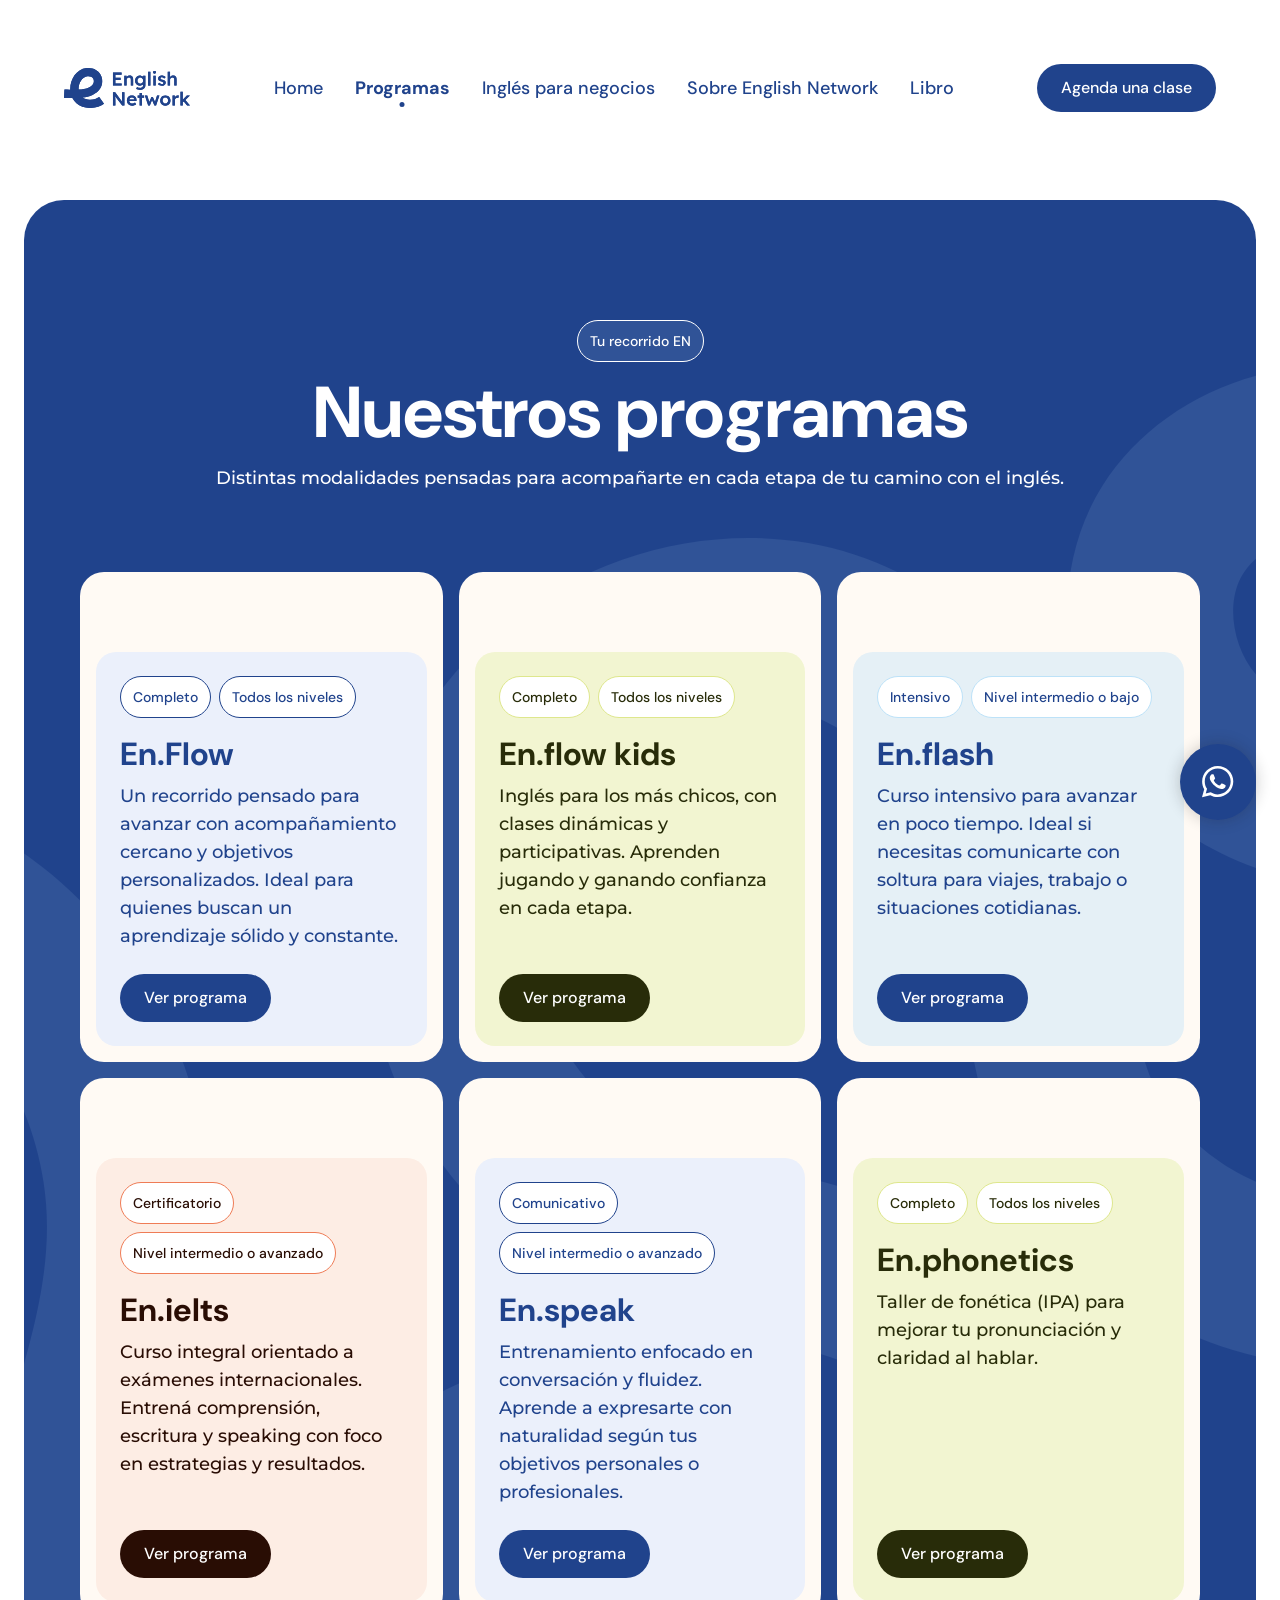
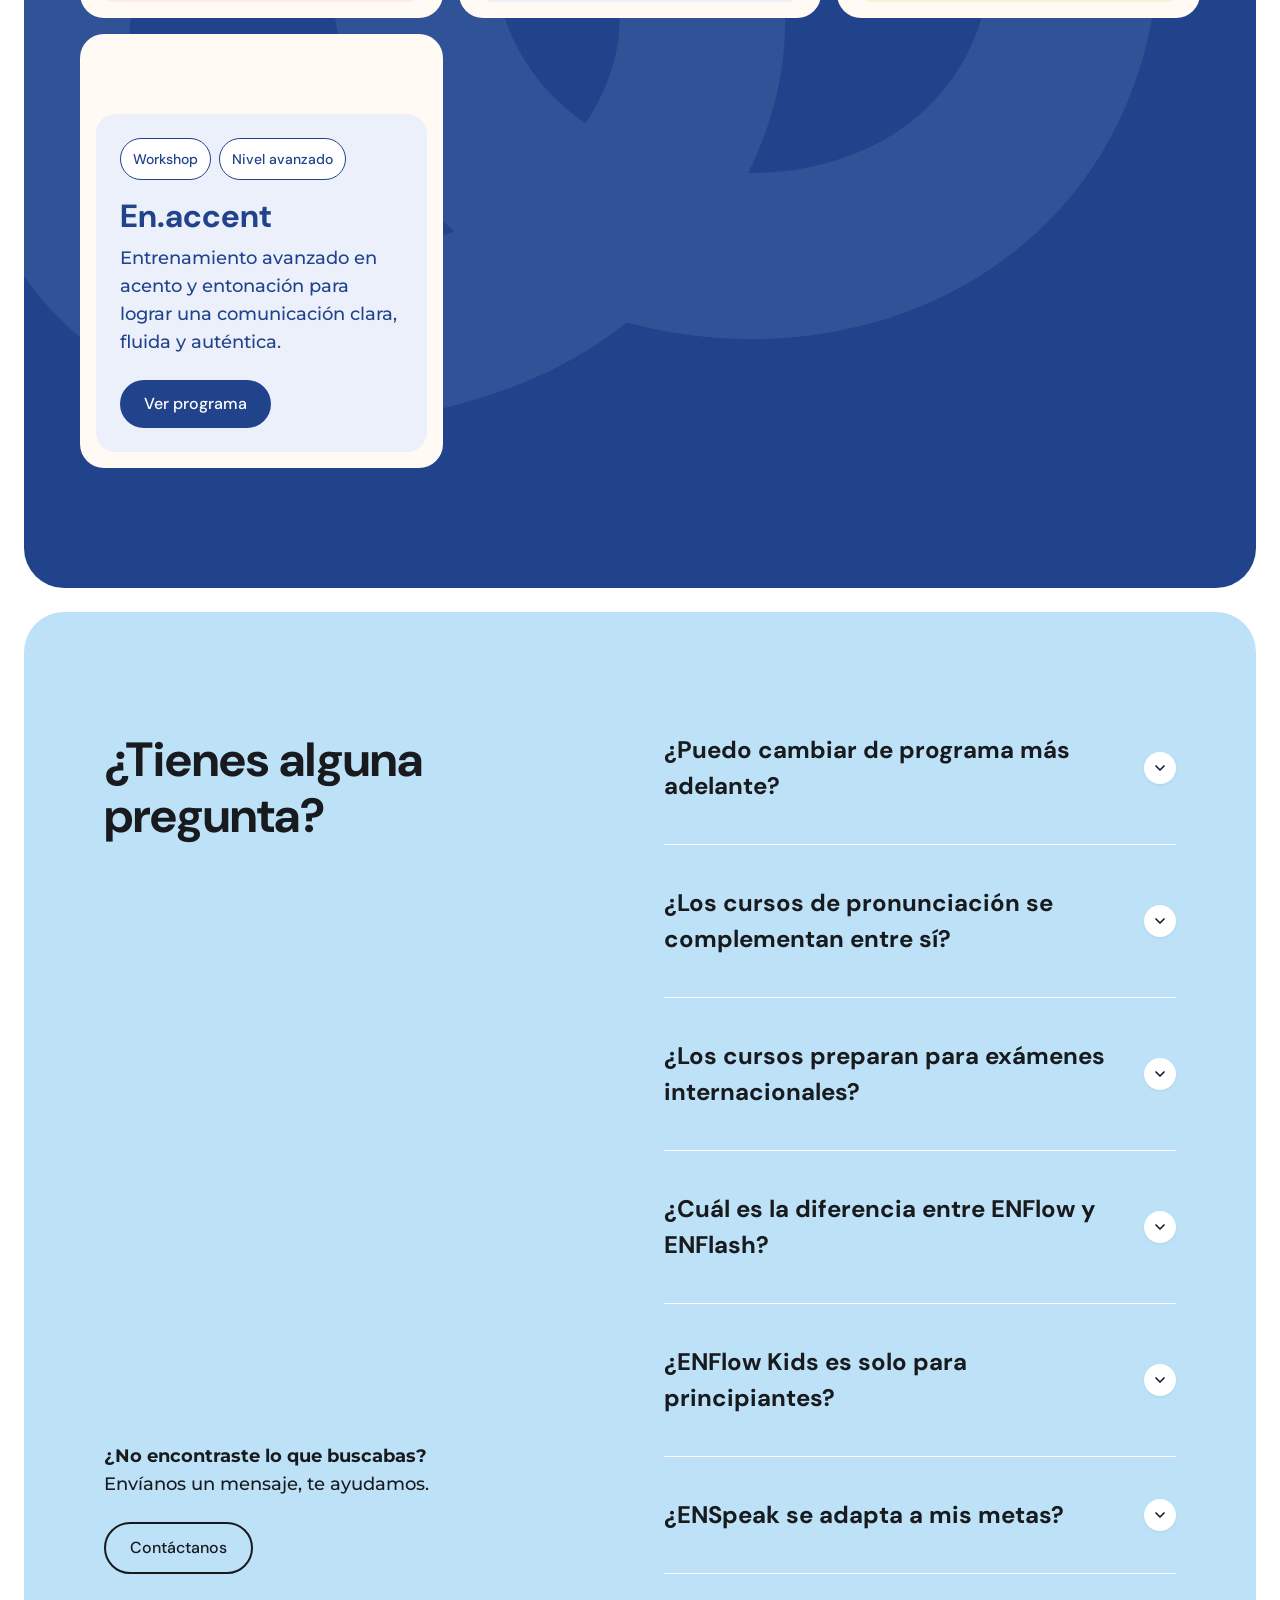
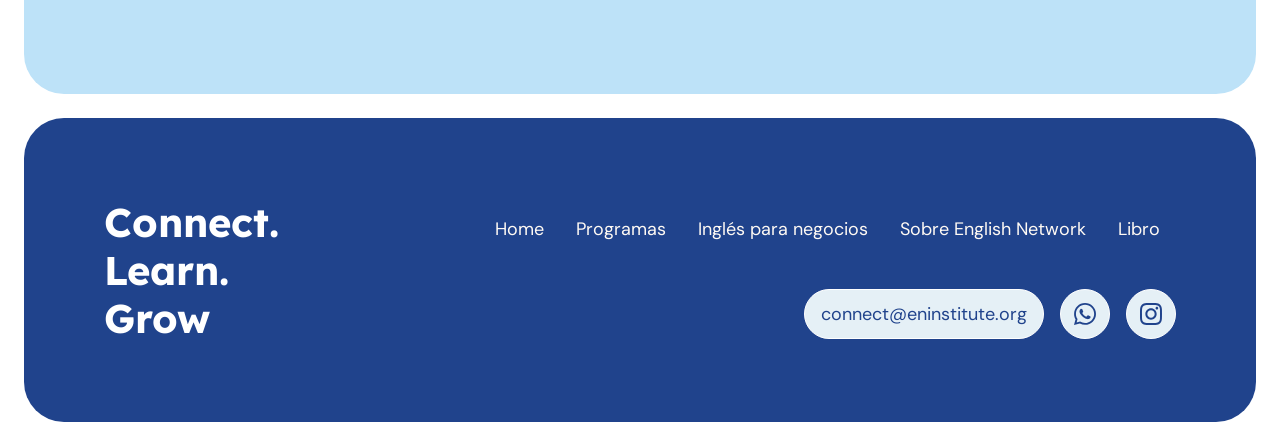
<file: pages/programas.html>
<!DOCTYPE html>
<html lang="en">
<head>
    <meta charset="UTF-8">
    <meta name="viewport" content="width=device-width, initial-scale=1.0">
    <meta name="description" content="Encuentra el programa de inglés ideal para ti. Cursos online de conversación, IELTS, pronunciación, inglés para niños y programas intensivos con acompañamiento personalizado." />
    <meta name="keywords" content="programas de inglés, cursos de inglés online, inglés para niños, preparación IELTS, curso IELTS, inglés conversacional, pronunciación en inglés, fonética inglesa, inglés intensivo, clases de inglés online, aprendizaje de inglés, English Network, curso de inglés personalizado, speaking en inglés, acento en inglés" />
    <!-- JS -->
    <script defer src="../js/main.js"></script>
    <!-- CSS -->
    <link rel="stylesheet" href="../styles/styles.css">
    <!-- Favicon -->
    <link rel="shortcut icon" href="../assets/favicon.svg" type="image/svg+xml">
    <title>Programas de Inglés Online | IELTS, Conversación, Pronunciación y Más | English Network</title>
</head>
<body>
    <header>
        <nav>
            <a class="logo" href="../index.html">
                <svg width="126" height="40" viewBox="0 0 126 40" fill="none" xmlns="http://www.w3.org/2000/svg">
                    <g clip-path="url(#clip0_179_11437)">
                        <path d="M57.653 15.3877V17.5936H48.9746V4.50732H57.5781V6.71319H51.3793V9.81631H56.6198V11.9867H51.3793V15.3877H57.653Z" fill="#20438C"/>
                        <path d="M57.653 15.3877V17.5936H48.9746V4.50732H57.5781V6.71319H51.3793V9.81631H56.6198V11.9867H51.3793V15.3877H57.653Z" fill="#20438C"/>
                        <path d="M69.1457 11.5753V17.5935H66.8372V11.7419C66.8372 11.2419 66.7695 10.8305 66.6306 10.4971C66.4916 10.1673 66.2814 9.92617 65.9929 9.77013C65.7043 9.61409 65.3516 9.54316 64.9419 9.5538C64.6035 9.5538 64.2935 9.60699 64.0121 9.71339C63.7271 9.81978 63.4848 9.96873 63.2782 10.1638C63.0716 10.3553 62.9077 10.5752 62.7901 10.827C62.669 11.0752 62.612 11.3483 62.612 11.6497V17.5935H60.2999V7.74158H62.555L62.58 9.13177C62.669 9.0041 62.7759 8.87998 62.8935 8.7594C63.2568 8.39057 63.6879 8.09622 64.1902 7.8728C64.689 7.64583 65.202 7.53589 65.7292 7.53589C66.4809 7.53589 67.1079 7.68484 67.6174 7.98274C68.1233 8.28418 68.5045 8.73103 68.761 9.33037C69.0175 9.92972 69.1457 10.6745 69.1457 11.5753Z" fill="#20438C"/>
                        <path d="M69.1457 11.5753V17.5935H66.8372V11.7419C66.8372 11.2419 66.7695 10.8305 66.6306 10.4971C66.4916 10.1673 66.2814 9.92617 65.9929 9.77013C65.7043 9.61409 65.3516 9.54316 64.9419 9.5538C64.6035 9.5538 64.2935 9.60699 64.0121 9.71339C63.7271 9.81978 63.4848 9.96873 63.2782 10.1638C63.0716 10.3553 62.9077 10.5752 62.7901 10.827C62.669 11.0752 62.612 11.3483 62.612 11.6497V17.5935H60.2999V7.74158H62.555L62.58 9.13177C62.669 9.0041 62.7759 8.87998 62.8935 8.7594C63.2568 8.39057 63.6879 8.09622 64.1902 7.8728C64.689 7.64583 65.202 7.53589 65.7292 7.53589C66.4809 7.53589 67.1079 7.68484 67.6174 7.98274C68.1233 8.28418 68.5045 8.73103 68.761 9.33037C69.0175 9.92972 69.1457 10.6745 69.1457 11.5753Z" fill="#20438C"/>
                        <path d="M79.1208 7.74158L79.103 8.97219C78.989 8.83742 78.8572 8.70621 78.7076 8.58208C78.4689 8.38348 78.2053 8.20261 77.9096 8.03948C77.6139 7.87989 77.2933 7.75222 76.9406 7.66711C76.5914 7.57845 76.2281 7.53589 75.854 7.53589C74.9527 7.53589 74.1404 7.75577 73.4208 8.19907C72.7011 8.64237 72.1347 9.24526 71.7214 10.0113C71.3082 10.7773 71.1016 11.6533 71.1016 12.6392C71.1016 13.6251 71.3118 14.494 71.7286 15.2493C72.1489 16.0012 72.719 16.597 73.4386 17.0332C74.1582 17.4694 74.9883 17.6893 75.9288 17.6893C76.4668 17.6893 76.9904 17.5793 77.507 17.3595C78.02 17.1431 78.444 16.8594 78.7824 16.5083C78.8893 16.3984 78.9855 16.2849 79.0638 16.1679V17.0899C79.0638 17.7141 78.9534 18.2319 78.7254 18.6503C78.501 19.0688 78.1661 19.3809 77.7208 19.5866C77.2754 19.7923 76.7233 19.8951 76.0606 19.8951C75.6972 19.8951 75.3303 19.8561 74.9598 19.7817C74.5929 19.7072 74.2437 19.6008 73.9195 19.4625C73.5918 19.3277 73.2996 19.1646 73.036 18.9766L72.2095 20.6789C72.6584 21.0406 73.2498 21.335 73.9837 21.5584C74.7175 21.7818 75.4514 21.8953 76.1924 21.8953C77.0047 21.8953 77.7315 21.7854 78.3691 21.5655C79.0068 21.3492 79.5519 21.0264 80.0044 20.5938C80.4532 20.1647 80.7988 19.6433 81.0375 19.0334C81.2726 18.4234 81.3937 17.7176 81.3937 16.9197V7.74158H79.1208ZM78.7824 14.2457C78.5437 14.7067 78.2088 15.0685 77.7778 15.3309C77.3467 15.5933 76.8479 15.7246 76.2851 15.7246C75.7222 15.7246 75.227 15.5933 74.7995 15.3309C74.3755 15.0685 74.0407 14.7067 73.7948 14.2386C73.5526 13.7705 73.4315 13.2456 73.4315 12.6569C73.4315 12.0682 73.5526 11.5256 73.7948 11.061C74.0407 10.5929 74.3755 10.2241 74.7995 9.95809C75.227 9.68856 75.7222 9.5538 76.2851 9.5538C76.8479 9.5538 77.3431 9.68501 77.7671 9.94745C78.1946 10.2099 78.5295 10.5716 78.7717 11.0397C79.0175 11.5079 79.1387 12.0469 79.1387 12.6569C79.1387 13.2669 79.0211 13.7847 78.7824 14.2457Z" fill="#20438C"/>
                        <path d="M79.1208 7.74158L79.103 8.97219C78.989 8.83742 78.8572 8.70621 78.7076 8.58208C78.4689 8.38348 78.2053 8.20261 77.9096 8.03948C77.6139 7.87989 77.2933 7.75222 76.9406 7.66711C76.5914 7.57845 76.2281 7.53589 75.854 7.53589C74.9527 7.53589 74.1404 7.75577 73.4208 8.19907C72.7011 8.64237 72.1347 9.24526 71.7214 10.0113C71.3082 10.7773 71.1016 11.6533 71.1016 12.6392C71.1016 13.6251 71.3118 14.494 71.7286 15.2493C72.1489 16.0012 72.719 16.597 73.4386 17.0332C74.1582 17.4694 74.9883 17.6893 75.9288 17.6893C76.4668 17.6893 76.9904 17.5793 77.507 17.3595C78.02 17.1431 78.444 16.8594 78.7824 16.5083C78.8893 16.3984 78.9855 16.2849 79.0638 16.1679V17.0899C79.0638 17.7141 78.9534 18.2319 78.7254 18.6503C78.501 19.0688 78.1661 19.3809 77.7208 19.5866C77.2754 19.7923 76.7233 19.8951 76.0606 19.8951C75.6972 19.8951 75.3303 19.8561 74.9598 19.7817C74.5929 19.7072 74.2437 19.6008 73.9195 19.4625C73.5918 19.3277 73.2996 19.1646 73.036 18.9766L72.2095 20.6789C72.6584 21.0406 73.2498 21.335 73.9837 21.5584C74.7175 21.7818 75.4514 21.8953 76.1924 21.8953C77.0047 21.8953 77.7315 21.7854 78.3691 21.5655C79.0068 21.3492 79.5519 21.0264 80.0044 20.5938C80.4532 20.1647 80.7988 19.6433 81.0375 19.0334C81.2726 18.4234 81.3937 17.7176 81.3937 16.9197V7.74158H79.1208ZM78.7824 14.2457C78.5437 14.7067 78.2088 15.0685 77.7778 15.3309C77.3467 15.5933 76.8479 15.7246 76.2851 15.7246C75.7222 15.7246 75.227 15.5933 74.7995 15.3309C74.3755 15.0685 74.0407 14.7067 73.7948 14.2386C73.5526 13.7705 73.4315 13.2456 73.4315 12.6569C73.4315 12.0682 73.5526 11.5256 73.7948 11.061C74.0407 10.5929 74.3755 10.2241 74.7995 9.95809C75.227 9.68856 75.7222 9.5538 76.2851 9.5538C76.8479 9.5538 77.3431 9.68501 77.7671 9.94745C78.1946 10.2099 78.5295 10.5716 78.7717 11.0397C79.0175 11.5079 79.1387 12.0469 79.1387 12.6569C79.1387 13.2669 79.0211 13.7847 78.7824 14.2457Z" fill="#20438C"/>
                        <path d="M84.08 17.5936V3.75903H86.4099V17.5936H84.08Z" fill="#20438C"/>
                        <path d="M84.08 17.5936V3.75903H86.4099V17.5936H84.08Z" fill="#20438C"/>
                        <path d="M90.521 5.64568C90.0578 5.64568 89.698 5.53219 89.4415 5.29813C89.185 5.06761 89.0568 4.74134 89.0568 4.31577C89.0568 3.91857 89.1886 3.5923 89.4522 3.34405C89.7158 3.0958 90.0721 2.97168 90.521 2.97168C90.9948 2.97168 91.3617 3.08871 91.6182 3.31923C91.8747 3.54974 92.003 3.88311 92.003 4.31932C92.003 4.70588 91.8712 5.02505 91.6075 5.2733C91.3439 5.52155 90.9805 5.64568 90.5174 5.64568H90.521ZM89.3952 17.5935V7.74161H91.7037V17.5935H89.3952Z" fill="#20438C"/>
                        <path d="M90.521 5.64568C90.0578 5.64568 89.698 5.53219 89.4415 5.29813C89.185 5.06761 89.0568 4.74134 89.0568 4.31577C89.0568 3.91857 89.1886 3.5923 89.4522 3.34405C89.7158 3.0958 90.0721 2.97168 90.521 2.97168C90.9948 2.97168 91.3617 3.08871 91.6182 3.31923C91.8747 3.54974 92.003 3.88311 92.003 4.31932C92.003 4.70588 91.8712 5.02505 91.6075 5.2733C91.3439 5.52155 90.9805 5.64568 90.5174 5.64568H90.521ZM89.3952 17.5935V7.74161H91.7037V17.5935H89.3952Z" fill="#20438C"/>
                        <path d="M97.9386 17.7817C97.0622 17.7817 96.2749 17.6363 95.5802 17.342C94.8855 17.0476 94.3191 16.6291 93.8809 16.0794L95.3843 14.7885C95.7583 15.2141 96.1787 15.5191 96.6418 15.7035C97.105 15.8915 97.593 15.9837 98.106 15.9837C98.3198 15.9837 98.5086 15.9589 98.6796 15.9092C98.847 15.8596 98.9967 15.7851 99.1214 15.6858C99.2461 15.5865 99.3422 15.4695 99.4135 15.3418C99.4847 15.2141 99.5168 15.0652 99.5168 14.902C99.5168 14.6041 99.4028 14.3665 99.1784 14.1928C99.0537 14.1041 98.8542 14.0119 98.587 13.9126C98.3198 13.8133 97.9707 13.714 97.5432 13.6147C96.8663 13.4409 96.3034 13.2388 95.8509 13.0082C95.3985 12.7777 95.0494 12.5188 94.8 12.2316C94.5862 11.994 94.4259 11.728 94.3226 11.4265C94.2157 11.1287 94.1623 10.8024 94.1623 10.4548C94.1623 10.0186 94.2585 9.62142 94.4544 9.26678C94.6504 8.91214 94.914 8.6036 95.2524 8.34117C95.5909 8.07873 95.9863 7.88013 96.4352 7.74182C96.8841 7.60351 97.3543 7.53613 97.8424 7.53613C98.3305 7.53613 98.8292 7.59997 99.2995 7.72409C99.7698 7.84822 100.208 8.02554 100.614 8.25606C101.02 8.48657 101.369 8.76319 101.658 9.08946L100.383 10.4903C100.144 10.2669 99.8837 10.0683 99.6023 9.89095C99.3209 9.71718 99.0359 9.57532 98.7473 9.46893C98.4587 9.36254 98.1915 9.30934 97.9386 9.30934C97.6857 9.30934 97.4862 9.33062 97.3009 9.37318C97.1121 9.41573 96.9553 9.48311 96.8306 9.56823C96.706 9.65689 96.6098 9.76328 96.5385 9.8945C96.4708 10.0257 96.4352 10.1782 96.4352 10.352C96.4459 10.5009 96.4886 10.6428 96.5563 10.774C96.624 10.9052 96.7202 11.0152 96.8485 11.1003C96.9874 11.1889 97.194 11.2882 97.4683 11.3982C97.7427 11.5117 98.0989 11.6181 98.5371 11.7174C99.1499 11.8805 99.6629 12.0614 100.076 12.26C100.489 12.4586 100.814 12.6891 101.052 12.9515C101.291 13.1749 101.458 13.4374 101.558 13.7353C101.658 14.0332 101.708 14.3665 101.708 14.7247C101.708 15.3099 101.54 15.8347 101.209 16.2958C100.878 16.7568 100.425 17.1185 99.8553 17.381C99.2852 17.6434 98.644 17.7746 97.9315 17.7746L97.9386 17.7817Z" fill="#20438C"/>
                        <path d="M97.9386 17.7817C97.0622 17.7817 96.2749 17.6363 95.5802 17.342C94.8855 17.0476 94.3191 16.6291 93.8809 16.0794L95.3843 14.7885C95.7583 15.2141 96.1787 15.5191 96.6418 15.7035C97.105 15.8915 97.593 15.9837 98.106 15.9837C98.3198 15.9837 98.5086 15.9589 98.6796 15.9092C98.847 15.8596 98.9967 15.7851 99.1214 15.6858C99.2461 15.5865 99.3422 15.4695 99.4135 15.3418C99.4847 15.2141 99.5168 15.0652 99.5168 14.902C99.5168 14.6041 99.4028 14.3665 99.1784 14.1928C99.0537 14.1041 98.8542 14.0119 98.587 13.9126C98.3198 13.8133 97.9707 13.714 97.5432 13.6147C96.8663 13.4409 96.3034 13.2388 95.8509 13.0082C95.3985 12.7777 95.0494 12.5188 94.8 12.2316C94.5862 11.994 94.4259 11.728 94.3226 11.4265C94.2157 11.1287 94.1623 10.8024 94.1623 10.4548C94.1623 10.0186 94.2585 9.62142 94.4544 9.26678C94.6504 8.91214 94.914 8.6036 95.2524 8.34117C95.5909 8.07873 95.9863 7.88013 96.4352 7.74182C96.8841 7.60351 97.3543 7.53613 97.8424 7.53613C98.3305 7.53613 98.8292 7.59997 99.2995 7.72409C99.7698 7.84822 100.208 8.02554 100.614 8.25606C101.02 8.48657 101.369 8.76319 101.658 9.08946L100.383 10.4903C100.144 10.2669 99.8837 10.0683 99.6023 9.89095C99.3209 9.71718 99.0359 9.57532 98.7473 9.46893C98.4587 9.36254 98.1915 9.30934 97.9386 9.30934C97.6857 9.30934 97.4862 9.33062 97.3009 9.37318C97.1121 9.41573 96.9553 9.48311 96.8306 9.56823C96.706 9.65689 96.6098 9.76328 96.5385 9.8945C96.4708 10.0257 96.4352 10.1782 96.4352 10.352C96.4459 10.5009 96.4886 10.6428 96.5563 10.774C96.624 10.9052 96.7202 11.0152 96.8485 11.1003C96.9874 11.1889 97.194 11.2882 97.4683 11.3982C97.7427 11.5117 98.0989 11.6181 98.5371 11.7174C99.1499 11.8805 99.6629 12.0614 100.076 12.26C100.489 12.4586 100.814 12.6891 101.052 12.9515C101.291 13.1749 101.458 13.4374 101.558 13.7353C101.658 14.0332 101.708 14.3665 101.708 14.7247C101.708 15.3099 101.54 15.8347 101.209 16.2958C100.878 16.7568 100.425 17.1185 99.8553 17.381C99.2852 17.6434 98.644 17.7746 97.9315 17.7746L97.9386 17.7817Z" fill="#20438C"/>
                        <path d="M112.591 11.5751V17.5934H110.278V11.7418C110.278 11.2417 110.211 10.8303 110.072 10.497C109.933 10.1672 109.723 9.926 109.434 9.76996C109.146 9.61392 108.796 9.54299 108.383 9.55363C108.045 9.55363 107.735 9.60682 107.453 9.71322C107.172 9.81961 106.926 9.96856 106.719 10.1636C106.513 10.3551 106.349 10.575 106.231 10.8268C106.114 11.075 106.053 11.3481 106.053 11.6496V17.5934H103.741V3.75879H106.035V9.11033C106.125 8.98975 106.224 8.87272 106.335 8.75923C106.698 8.39041 107.129 8.09605 107.632 7.87263C108.13 7.64566 108.643 7.53572 109.171 7.53572C109.922 7.53572 110.553 7.68467 111.059 7.98257C111.565 8.28401 111.946 8.73086 112.206 9.3302C112.462 9.92955 112.591 10.6743 112.591 11.5751Z" fill="#20438C"/>
                        <path d="M112.591 11.5751V17.5934H110.278V11.7418C110.278 11.2417 110.211 10.8303 110.072 10.497C109.933 10.1672 109.723 9.926 109.434 9.76996C109.146 9.61392 108.796 9.54299 108.383 9.55363C108.045 9.55363 107.735 9.60682 107.453 9.71322C107.172 9.81961 106.926 9.96856 106.719 10.1636C106.513 10.3551 106.349 10.575 106.231 10.8268C106.114 11.075 106.053 11.3481 106.053 11.6496V17.5934H103.741V3.75879H106.035V9.11033C106.125 8.98975 106.224 8.87272 106.335 8.75923C106.698 8.39041 107.129 8.09605 107.632 7.87263C108.13 7.64566 108.643 7.53572 109.171 7.53572C109.922 7.53572 110.553 7.68467 111.059 7.98257C111.565 8.28401 111.946 8.73086 112.206 9.3302C112.462 9.92955 112.591 10.6743 112.591 11.5751Z" fill="#20438C"/>
                        <path d="M60.4317 24.3743V37.4605H58.198L51.1014 28.1299C51.1299 28.4633 51.1584 28.7647 51.1834 29.0378C51.2261 29.5308 51.2618 29.9563 51.2867 30.311C51.3116 30.6656 51.333 30.96 51.3508 31.1976C51.3686 31.4352 51.3829 31.6515 51.39 31.843C51.3971 32.0381 51.3971 32.2189 51.3971 32.3927V37.4605H48.9746V24.3743H51.1727L58.2907 33.9177C58.2764 33.8148 58.2657 33.7084 58.255 33.602C58.2158 33.2332 58.1802 32.8502 58.1517 32.4494C58.1197 32.0523 58.0947 31.6338 58.0769 31.1976C58.0555 30.7614 58.0413 30.3039 58.027 29.8251C58.0163 29.3428 58.0092 28.8357 58.0092 28.3001V24.3743H60.4317Z" fill="#20438C"/>
                        <path d="M60.4317 24.3743V37.4605H58.198L51.1014 28.1299C51.1299 28.4633 51.1584 28.7647 51.1834 29.0378C51.2261 29.5308 51.2618 29.9563 51.2867 30.311C51.3116 30.6656 51.333 30.96 51.3508 31.1976C51.3686 31.4352 51.3829 31.6515 51.39 31.843C51.3971 32.0381 51.3971 32.2189 51.3971 32.3927V37.4605H48.9746V24.3743H51.1727L58.2907 33.9177C58.2764 33.8148 58.2657 33.7084 58.255 33.602C58.2158 33.2332 58.1802 32.8502 58.1517 32.4494C58.1197 32.0523 58.0947 31.6338 58.0769 31.1976C58.0555 30.7614 58.0413 30.3039 58.027 29.8251C58.0163 29.3428 58.0092 28.8357 58.0092 28.3001V24.3743H60.4317Z" fill="#20438C"/>
                        <path d="M72.5087 32.2438C72.523 31.5487 72.4197 30.9033 72.1988 30.311C71.9815 29.7188 71.6644 29.2081 71.2512 28.7754C70.8379 28.3463 70.3498 28.0059 69.787 27.7576C69.2241 27.5094 68.6149 27.3853 67.9629 27.3853C67.2255 27.3853 66.5451 27.5129 65.9252 27.7683C65.3053 28.0236 64.7745 28.3853 64.3292 28.8499C63.8838 29.318 63.5383 29.8713 63.2889 30.5061C63.0359 31.1409 62.9113 31.8466 62.9113 32.6198C62.9113 33.5915 63.1321 34.4533 63.5775 35.2086C64.0228 35.964 64.6426 36.5563 65.4371 36.9925C66.2315 37.4322 67.1507 37.6486 68.1909 37.6486C68.6541 37.6486 69.1208 37.5847 69.5981 37.4606C70.072 37.3365 70.528 37.1663 70.959 36.9464C71.3901 36.7301 71.7784 36.4641 72.1133 36.152L70.9697 34.5632C70.5173 34.9498 70.1005 35.2193 69.7121 35.3682C69.3238 35.5172 68.8963 35.5917 68.4332 35.5917C67.7706 35.5917 67.1899 35.464 66.6947 35.2086C66.1995 34.9533 65.8183 34.588 65.5511 34.1128C65.3694 33.7972 65.2483 33.4425 65.1913 33.0489H72.4909L72.5087 32.2438ZM65.4656 30.7969C65.6793 30.3536 65.9964 30.0131 66.4132 29.7755C66.8336 29.5415 67.3502 29.4209 67.9629 29.4209C68.3655 29.4209 68.7325 29.506 69.0638 29.6727C69.3951 29.8429 69.6658 30.0734 69.8796 30.3642C70.0933 30.6586 70.218 30.999 70.2537 31.3856V31.4778H65.2412C65.291 31.226 65.3658 31.0026 65.4656 30.7969Z" fill="#20438C"/>
                        <path d="M72.5087 32.2438C72.523 31.5487 72.4197 30.9033 72.1988 30.311C71.9815 29.7188 71.6644 29.2081 71.2512 28.7754C70.8379 28.3463 70.3498 28.0059 69.787 27.7576C69.2241 27.5094 68.6149 27.3853 67.9629 27.3853C67.2255 27.3853 66.5451 27.5129 65.9252 27.7683C65.3053 28.0236 64.7745 28.3853 64.3292 28.8499C63.8838 29.318 63.5383 29.8713 63.2889 30.5061C63.0359 31.1409 62.9113 31.8466 62.9113 32.6198C62.9113 33.5915 63.1321 34.4533 63.5775 35.2086C64.0228 35.964 64.6426 36.5563 65.4371 36.9925C66.2315 37.4322 67.1507 37.6486 68.1909 37.6486C68.6541 37.6486 69.1208 37.5847 69.5981 37.4606C70.072 37.3365 70.528 37.1663 70.959 36.9464C71.3901 36.7301 71.7784 36.4641 72.1133 36.152L70.9697 34.5632C70.5173 34.9498 70.1005 35.2193 69.7121 35.3682C69.3238 35.5172 68.8963 35.5917 68.4332 35.5917C67.7706 35.5917 67.1899 35.464 66.6947 35.2086C66.1995 34.9533 65.8183 34.588 65.5511 34.1128C65.3694 33.7972 65.2483 33.4425 65.1913 33.0489H72.4909L72.5087 32.2438ZM65.4656 30.7969C65.6793 30.3536 65.9964 30.0131 66.4132 29.7755C66.8336 29.5415 67.3502 29.4209 67.9629 29.4209C68.3655 29.4209 68.7325 29.506 69.0638 29.6727C69.3951 29.8429 69.6658 30.0734 69.8796 30.3642C70.0933 30.6586 70.218 30.999 70.2537 31.3856V31.4778H65.2412C65.291 31.226 65.3658 31.0026 65.4656 30.7969Z" fill="#20438C"/>
                        <path d="M80.097 27.6086V29.74H77.9381V37.4606H75.626V29.74H73.6737V27.6086H75.626V25.1013H77.9381V27.6086H80.097Z" fill="#20438C"/>
                        <path d="M80.097 27.6086V29.74H77.9381V37.4606H75.626V29.74H73.6737V27.6086H75.626V25.1013H77.9381V27.6086H80.097Z" fill="#20438C"/>
                        <path d="M95.4049 27.6086L92.0597 37.4605H90.4067L88.0625 31.9955L85.8253 37.4605H84.1901L80.8662 27.6086L83.2317 27.5908L85.2695 34.0488L87.4391 29.0839H88.8321L91.0159 33.9673L93.0358 27.6086H95.4049Z" fill="#20438C"/>
                        <path d="M95.4049 27.6086L92.0597 37.4605H90.4067L88.0625 31.9955L85.8253 37.4605H84.1901L80.8662 27.6086L83.2317 27.5908L85.2695 34.0488L87.4391 29.0839H88.8321L91.0159 33.9673L93.0358 27.6086H95.4049Z" fill="#20438C"/>
                        <path d="M101.358 37.6485C100.368 37.6485 99.4878 37.4287 98.7112 36.9854C97.9346 36.5421 97.3218 35.9356 96.8694 35.1625C96.4169 34.3894 96.1925 33.5099 96.1925 32.5275C96.1925 31.5452 96.4169 30.6656 96.8694 29.8925C97.3218 29.1194 97.9346 28.513 98.7112 28.0697C99.4878 27.6264 100.371 27.4065 101.358 27.4065C102.345 27.4065 103.211 27.6264 103.987 28.0697C104.764 28.513 105.373 29.1194 105.818 29.8925C106.264 30.6656 106.485 31.5452 106.485 32.5275C106.485 33.5099 106.264 34.3894 105.818 35.1625C105.373 35.9356 104.764 36.5421 103.987 36.9854C103.211 37.4287 102.334 37.6485 101.358 37.6485ZM101.358 35.6094C101.896 35.6094 102.374 35.471 102.794 35.198C103.214 34.9249 103.546 34.5561 103.788 34.095C104.034 33.634 104.148 33.1091 104.137 32.524C104.148 31.9246 104.034 31.3962 103.788 30.9352C103.542 30.4741 103.211 30.1089 102.794 29.8429C102.374 29.5734 101.896 29.4421 101.358 29.4421C100.82 29.4421 100.336 29.5769 99.9011 29.8429C99.47 30.1124 99.1352 30.4777 98.8965 30.9458C98.6578 31.4139 98.5402 31.9388 98.5402 32.5275C98.5402 33.1162 98.6578 33.6375 98.8965 34.0986C99.1352 34.5596 99.47 34.9284 99.9011 35.2015C100.332 35.4746 100.817 35.6129 101.358 35.6129V35.6094Z" fill="#20438C"/>
                        <path d="M101.358 37.6485C100.368 37.6485 99.4878 37.4287 98.7112 36.9854C97.9346 36.5421 97.3218 35.9356 96.8694 35.1625C96.4169 34.3894 96.1925 33.5099 96.1925 32.5275C96.1925 31.5452 96.4169 30.6656 96.8694 29.8925C97.3218 29.1194 97.9346 28.513 98.7112 28.0697C99.4878 27.6264 100.371 27.4065 101.358 27.4065C102.345 27.4065 103.211 27.6264 103.987 28.0697C104.764 28.513 105.373 29.1194 105.818 29.8925C106.264 30.6656 106.485 31.5452 106.485 32.5275C106.485 33.5099 106.264 34.3894 105.818 35.1625C105.373 35.9356 104.764 36.5421 103.987 36.9854C103.211 37.4287 102.334 37.6485 101.358 37.6485ZM101.358 35.6094C101.896 35.6094 102.374 35.471 102.794 35.198C103.214 34.9249 103.546 34.5561 103.788 34.095C104.034 33.634 104.148 33.1091 104.137 32.524C104.148 31.9246 104.034 31.3962 103.788 30.9352C103.542 30.4741 103.211 30.1089 102.794 29.8429C102.374 29.5734 101.896 29.4421 101.358 29.4421C100.82 29.4421 100.336 29.5769 99.9011 29.8429C99.47 30.1124 99.1352 30.4777 98.8965 30.9458C98.6578 31.4139 98.5402 31.9388 98.5402 32.5275C98.5402 33.1162 98.6578 33.6375 98.8965 34.0986C99.1352 34.5596 99.47 34.9284 99.9011 35.2015C100.332 35.4746 100.817 35.6129 101.358 35.6129V35.6094Z" fill="#20438C"/>
                        <path d="M114.917 27.5909L114.297 30.1124C114.162 30.0379 113.991 29.9777 113.792 29.928C113.592 29.8784 113.393 29.8535 113.189 29.8535C112.88 29.8535 112.58 29.9103 112.299 30.0308C112.017 30.1479 111.768 30.3146 111.558 30.5238C111.344 30.7366 111.177 30.9813 111.059 31.265C110.941 31.5452 110.881 31.8573 110.881 32.2083V37.4606H108.551V27.6086H110.824L110.845 29.2896C110.959 29.0804 111.095 28.8818 111.255 28.6939C111.593 28.2931 111.985 27.9775 112.431 27.747C112.876 27.5164 113.343 27.403 113.831 27.403C114.041 27.403 114.244 27.4207 114.44 27.4597C114.632 27.4952 114.793 27.5413 114.917 27.5909Z" fill="#20438C"/>
                        <path d="M114.917 27.5909L114.297 30.1124C114.162 30.0379 113.991 29.9777 113.792 29.928C113.592 29.8784 113.393 29.8535 113.189 29.8535C112.88 29.8535 112.58 29.9103 112.299 30.0308C112.017 30.1479 111.768 30.3146 111.558 30.5238C111.344 30.7366 111.177 30.9813 111.059 31.265C110.941 31.5452 110.881 31.8573 110.881 32.2083V37.4606H108.551V27.6086H110.824L110.845 29.2896C110.959 29.0804 111.095 28.8818 111.255 28.6939C111.593 28.2931 111.985 27.9775 112.431 27.747C112.876 27.5164 113.343 27.403 113.831 27.403C114.041 27.403 114.244 27.4207 114.44 27.4597C114.632 27.4952 114.793 27.5413 114.917 27.5909Z" fill="#20438C"/>
                        <path d="M126 37.4605H123.147L119.762 33.3822L118.768 34.3113V37.4605H116.46V23.626H118.768V31.6976L122.862 27.6086H125.943L121.333 31.9139L126 37.4605Z" fill="#20438C"/>
                        <path d="M126 37.4605H123.147L119.762 33.3822L118.768 34.3113V37.4605H116.46V23.626H118.768V31.6976L122.862 27.6086H125.943L121.333 31.9139L126 37.4605Z" fill="#20438C"/>
                        <path d="M25.5366 40.0002C20.6061 40.0002 15.9142 38.3405 12.4871 35.3473C10.8091 33.8791 9.41971 32.0598 8.38657 30.0241C5.65054 30.0738 2.84325 30.0667 0.00390625 29.9142L0.459912 21.6085C2.39081 21.7149 4.34664 21.7433 6.26329 21.7326C6.2526 21.4028 6.24904 21.073 6.2526 20.7396C6.37729 11.6324 12.1486 1.30527 22.5869 0.11013C28.6717 -0.599152 34.2328 2.13159 36.7515 7.03982C38.9461 11.3097 38.6539 16.7073 36.0105 20.7893C34.3824 23.3072 31.8637 25.3712 28.5292 26.9175C25.2374 28.446 21.8637 29.1659 18.5398 29.5312C20.5918 31.0526 23.4597 31.8541 26.3988 31.6519C30.1466 31.4179 32.7757 30.5916 35.1911 28.8893L40.0148 35.6807C36.292 38.2979 32.2556 39.6172 26.926 39.9541C26.4629 39.9825 25.9998 39.9966 25.5366 39.9966V40.0002ZM24.4109 8.32362C24.1116 8.32362 23.8195 8.34136 23.5416 8.37327C17.8416 9.02581 14.6816 15.2923 14.5996 20.8567C14.5996 21.073 14.5996 21.2858 14.6068 21.5021C18.2726 21.3106 21.8031 20.8637 24.9987 19.3813C26.8797 18.5089 28.2228 17.4663 28.9852 16.2853C30.0112 14.6965 30.1466 12.4552 29.3094 10.8274C28.3511 8.96198 26.2349 8.32717 24.4109 8.32717V8.32362Z" fill="#20438C"/>
                        <path d="M25.5366 40.0002C20.6061 40.0002 15.9142 38.3405 12.4871 35.3473C10.8091 33.8791 9.41971 32.0598 8.38657 30.0241C5.65054 30.0738 2.84325 30.0667 0.00390625 29.9142L0.459912 21.6085C2.39081 21.7149 4.34664 21.7433 6.26329 21.7326C6.2526 21.4028 6.24904 21.073 6.2526 20.7396C6.37729 11.6324 12.1486 1.30527 22.5869 0.11013C28.6717 -0.599152 34.2328 2.13159 36.7515 7.03982C38.9461 11.3097 38.6539 16.7073 36.0105 20.7893C34.3824 23.3072 31.8637 25.3712 28.5292 26.9175C25.2374 28.446 21.8637 29.1659 18.5398 29.5312C20.5918 31.0526 23.4597 31.8541 26.3988 31.6519C30.1466 31.4179 32.7757 30.5916 35.1911 28.8893L40.0148 35.6807C36.292 38.2979 32.2556 39.6172 26.926 39.9541C26.4629 39.9825 25.9998 39.9966 25.5366 39.9966V40.0002ZM24.4109 8.32362C24.1116 8.32362 23.8195 8.34136 23.5416 8.37327C17.8416 9.02581 14.6816 15.2923 14.5996 20.8567C14.5996 21.073 14.5996 21.2858 14.6068 21.5021C18.2726 21.3106 21.8031 20.8637 24.9987 19.3813C26.8797 18.5089 28.2228 17.4663 28.9852 16.2853C30.0112 14.6965 30.1466 12.4552 29.3094 10.8274C28.3511 8.96198 26.2349 8.32717 24.4109 8.32717V8.32362Z" fill="#20438C"/></g>
                    <defs>
                        <clipPath id="clip0_179_11437">
                            <rect width="126" height="40" fill="white"/>
                        </clipPath>
                    </defs>
                </svg>
            </a>

            <ul class="nav-links">
            <li><a href="../index.html">Home</a></li>
            <li><a href="#" class="active">Programas</a></li>
            <li><a href="./inglesParaNegocios.html">Inglés para negocios</a></li>
            <li><a href="./sobreEnglishNetwork.html">Sobre English Network</a></li>
            <li><a href="./libro.html" >Libro</a></li>
            </ul>

            <a class="btn-cta" target="_blank" href="https://wa.me/message/OKMXKGQ4HLXNL1">Agenda una clase</a>

            <button class="hamburger" id="hamburger" aria-label="Abrir menú">
            <span></span><span></span><span></span>
            </button>
        </nav>

        <!-- MOBILE MENU OVERLAY -->
        <div class="mobile-menu" id="mobileMenu">
            <ul class="mobile-links">
            <li><a href="../index.html" onclick="closeMobileMenu()">Home</a></li>
            <li><a href="#" onclick="closeMobileMenu()">Programas</a></li>
            <li><a href="./inglesParaNegocios.html" onclick="closeMobileMenu()">Inglés para negocios</a></li>
            <li><a href="./sobreEnglishNetwork.html" onclick="closeMobileMenu()">Sobre English Network</a></li>
            <li><a href="./libro.html" onclick="closeMobileMenu()">Libro</a></li>
            </ul>

            <button class="btn-cta-mobile" onclick="closeMobileMenu()"><a target="_blank" href="https://wa.me/message/OKMXKGQ4HLXNL1">Agenda una clase</a></button>
        </div>
    </header>

    <main>
        <!-- Programas Section -->
        <section class="programas-main">
            <article class="programas-wrapper">
                <div class="programas-title">
                    <span>Tu recorrido EN</span>
                    <h1>Nuestros programas</h1>
                    <p>Distintas modalidades pensadas para acompañarte en cada etapa de tu camino con el inglés.</p>
                </div>
                <div class="programas-cards-container">
                    <div class="programas-card programa-flow">
                        <div class="programas-card-flow">
                            <div class="programa-tag-container">
                                <span class="programa-tag">Completo</span>
                                <span class="programa-tag">Todos los niveles</span>
                            </div>
                            <div class="programa-details-container">
                                <div class="programa-details-wrapper">
                                    <h4 class="h4-programas">En.Flow</h4>
                                    <p>Un recorrido pensado para avanzar con acompañamiento cercano y objetivos personalizados. Ideal para quienes buscan un aprendizaje sólido y constante.</p>
                                </div>
                                <a class="programa-details" href="https://drive.google.com/file/d/18IJ2tukcEotkTmgEosNd8zS3az6IPWvB/view?usp=sharing" target="_blank">Ver programa</a>
                            </div>
                        </div>
                    </div>
                    <div class="programas-card programa-kids">
                        <div class="programas-card-kids">
                            <div class="programa-tag-container">
                                <span class="programa-tag">Completo</span>
                                <span class="programa-tag">Todos los niveles</span>
                            </div>
                            <div class="programa-details-container">
                                <div class="programa-details-wrapper">
                                    <h4 class="h4-programas">En.flow kids</h4>
                                    <p>Inglés para los más chicos, con clases dinámicas y participativas. Aprenden jugando y ganando confianza en cada etapa.</p>
                                </div>
                                <a class="programa-details" href="https://drive.google.com/file/d/1UlQsLhnfpM3t5hLHEGmRAKZVm6L7ToP4/view?usp=sharing" target="_blank">Ver programa</a>
                            </div>
                        </div>
                    </div>
                    <div class="programas-card programa-flash">
                        <div class="programas-card-flash">
                            <div class="programa-tag-container">
                                <span class="programa-tag">Intensivo</span>
                                <span class="programa-tag">Nivel intermedio o bajo</span>
                            </div>
                            <div class="programa-details-container">
                                <div class="programa-details-wrapper">
                                    <h4 class="h4-programas">En.flash</h4>
                                    <p>Curso intensivo para avanzar en poco tiempo. Ideal si necesitas comunicarte con soltura para viajes, trabajo o situaciones cotidianas.</p>
                                </div>
                                <a class="programa-details" href="https://drive.google.com/file/d/1Jp_cAmJ4RfsgQNKFofOHKOd5h5v4WAIM/view?usp=sharing" target="_blank">Ver programa</a>
                            </div>
                        </div>
                    </div>
                    <div class="programas-card programa-flash">
                        <div class="programas-card-flash card-ielts">
                            <div class="programa-tag-container">
                                <span class="programa-tag">Certificatorio</span>
                                <span class="programa-tag">Nivel intermedio o avanzado</span>
                            </div>
                            <div class="programa-details-container">
                                <div class="programa-details-wrapper">
                                    <h4 class="h4-programas">En.ielts</h4>
                                    <p>Curso integral orientado a exámenes internacionales. Entrená comprensión, escritura y speaking con foco en estrategias y resultados.</p>
                                </div>
                                <a class="programa-details" href="https://drive.google.com/file/d/1gxMuPIxV9puDbviAd9ZT-EX3QYmKsxh0/view?usp=sharing" target="_blank">Ver programa</a>
                            </div>
                        </div>
                    </div>
                    <div class="programas-card programa-flow">
                        <div class="programas-card-flow">
                            <div class="programa-tag-container">
                                <span class="programa-tag">Comunicativo</span>
                                <span class="programa-tag">Nivel intermedio o avanzado</span>
                            </div>
                            <div class="programa-details-container">
                                <div class="programa-details-wrapper">
                                    <h4 class="h4-programas">En.speak</h4>
                                    <p>Entrenamiento enfocado en conversación y fluidez. Aprende a expresarte con naturalidad según tus objetivos personales o profesionales.</p>
                                </div>
                                <a class="programa-details" href="https://drive.google.com/file/d/1kIBGBIi4gphX47TbksoMjriQbr96Ru6e/view?usp=sharing" target="_blank">Ver programa</a>
                            </div>
                        </div>
                    </div>
                    <div class="programas-card programa-kids">
                        <div class="programas-card-kids">
                            <div class="programa-tag-container">
                                <span class="programa-tag">Completo</span>
                                <span class="programa-tag">Todos los niveles</span>
                            </div>
                            <div class="programa-details-container">
                                <div class="programa-details-wrapper">
                                    <h4 class="h4-programas">En.phonetics</h4>
                                    <p>Taller de fonética (IPA) para mejorar tu pronunciación y claridad al hablar.</p>
                                </div>
                                <a class="programa-details" href="https://drive.google.com/file/d/1lgzJCF6jSCAt3BFknDhn92kFTSlu5ui-/view?usp=sharing" target="_blank">Ver programa</a>
                            </div>
                        </div>
                    </div>
                    <div class="programas-card programa-flow">
                        <div class="programas-card-flow">
                            <div class="programa-tag-container">
                                <span class="programa-tag">Workshop</span>
                                <span class="programa-tag">Nivel avanzado</span>
                            </div>
                            <div class="programa-details-container">
                                <div class="programa-details-wrapper">
                                    <h4 class="h4-programas">En.accent</h4>
                                    <p>Entrenamiento avanzado en acento y entonación para lograr una comunicación clara, fluida y auténtica.</p>
                                </div>
                                <a class="programa-details" href="https://drive.google.com/file/d/1CeOiJCvaiyixoCpYD_JeCEB8GgydUbRO/view?usp=sharing" target="_blank">Ver programa</a>
                            </div>
                        </div>
                    </div>
                </div>
            </article>
        </section>

        <!-- Dudas Section -->
        <section class="faq-container">
            <article class="faq-container-wrapper">
                <h2 class="faq-title">¿Tienes alguna pregunta?</h2>
    
                <div class="accordion-container">
                    <div class="accordion-item">
                        <div class="accordion-header">
                            <span class="accordion-question">¿Puedo cambiar de programa más adelante?</span>
                            <div class="accordion-icon">
                                <svg viewBox="0 0 24 24" fill="none" stroke="currentColor" stroke-width="2.5" stroke-linecap="round" stroke-linejoin="round">
                                    <polyline points="6 9 12 15 18 9"></polyline>
                                </svg>
                            </div>
                        </div>
                        <div class="accordion-body">
                            <p class="accordion-content">Sí, sin problema. <br> Si tus objetivos cambian, puedes pasar de un programa a otro en cualquier momento.</p>
                        </div>
                    </div>
        
                    <div class="accordion-item">
                        <div class="accordion-header">
                            <span class="accordion-question">¿Los cursos de pronunciación se complementan entre sí?</span>
                            <div class="accordion-icon">
                                <svg viewBox="0 0 24 24" fill="none" stroke="currentColor" stroke-width="2.5" stroke-linecap="round" stroke-linejoin="round">
                                    <polyline points="6 9 12 15 18 9"></polyline>
                                </svg>
                            </div>
                        </div>
                        <div class="accordion-body">
                            <p class="accordion-content">Sí, están diseñados para progresar. <br> ENPhonetics es un workshop intensivo de 2 meses centrado en IPA y claridad. <br> ENAccent es un seguimiento avanzado de 3 meses que incluye connected speech, entonación y reducción de acento.</p>
                        </div>
                    </div>
        
                    <div class="accordion-item">
                        <div class="accordion-header">
                            <span class="accordion-question">¿Los cursos preparan para exámenes internacionales?</span>
                            <div class="accordion-icon">
                                <svg viewBox="0 0 24 24" fill="none" stroke="currentColor" stroke-width="2.5" stroke-linecap="round" stroke-linejoin="round">
                                    <polyline points="6 9 12 15 18 9"></polyline>
                                </svg>
                            </div>
                        </div>
                        <div class="accordion-body">
                            <p class="accordion-content">Sí, con preparación específica. <br> ENIELTS ofrece planes adaptados para IELTS, TOEFL y Cambridge, combinando repaso general del inglés con preparación intensiva para el examen elegido.</p>
                        </div>
                    </div>
        
                    <div class="accordion-item">
                        <div class="accordion-header">
                            <span class="accordion-question">¿Cuál es la diferencia entre ENFlow y ENFlash?</span>
                            <div class="accordion-icon">
                                <svg viewBox="0 0 24 24" fill="none" stroke="currentColor" stroke-width="2.5" stroke-linecap="round" stroke-linejoin="round">
                                    <polyline points="6 9 12 15 18 9"></polyline>
                                </svg>
                            </div>
                        </div>
                        <div class="accordion-body">
                            <p class="accordion-content">Ritmo flexible versus avance rápido. <br> ENFlow permite avanzar a tu propio ritmo con planes Start/Boost/Pro, hasta niveles avanzados. <br> ENFlash es intensivo, de 3 meses con 2 o 3 clases semanales, ideal para progresar rápido en situaciones concretas.</p>
                        </div>
                    </div>

                    <div class="accordion-item">
                        <div class="accordion-header">
                            <span class="accordion-question">¿ENFlow Kids es solo para principiantes?</span>
                            <div class="accordion-icon">
                                <svg viewBox="0 0 24 24" fill="none" stroke="currentColor" stroke-width="2.5" stroke-linecap="round" stroke-linejoin="round">
                                    <polyline points="6 9 12 15 18 9"></polyline>
                                </svg>
                            </div>
                        </div>
                        <div class="accordion-body">
                            <p class="accordion-content">No, se adapta a cada niño. <br> El curso acompaña cualquier nivel, con clases dinámicas y lúdicas para aprender jugando.</p>
                        </div>
                    </div>
        
                    <div class="accordion-item">
                        <div class="accordion-header">
                            <span class="accordion-question">¿ENSpeak se adapta a mis metas?</span>
                            <div class="accordion-icon">
                                <svg viewBox="0 0 24 24" fill="none" stroke="currentColor" stroke-width="2.5" stroke-linecap="round" stroke-linejoin="round">
                                    <polyline points="6 9 12 15 18 9"></polyline>
                                </svg>
                            </div>
                        </div>
                        <div class="accordion-body">
                            <p class="accordion-content">Sí, totalmente personalizado. <br> Se define un plan según tus objetivos de comunicación, con 1, 2 o 3 clases por semana, adaptado a tu ritmo.</p>
                        </div>
                    </div>
                </div>
                <div class="faq-contact-container">
                    <p><span>¿No encontraste lo que buscabas?</span><br>Envíanos un mensaje, te ayudamos.</p>
                    <a class="dudas-contact-button" target="_blank" href="https://wa.me/message/OKMXKGQ4HLXNL1">Contáctanos</a>
                </div>
            </article>
        </section>
    </main>

    <footer>
        <article class="footer-wrapper">
            <h3 class="brand-desktop">Connect.<br>Learn.<br>Grow</h3>
            <h3 class="brand-responsive">Connect.Learn.Grow</h3>
            <article class="footer-nav">
                <ul class="pages-container">
                    <li><a href="../index.html">Home</a></li>
                    <li><a href="#">Programas</a></li>
                    <li><a href="./inglesParaNegocios.html">Inglés para negocios</a></li>
                    <li><a href="./sobreEnglishNetwork.html">Sobre English Network</a></li>
                    <li><a href="./libro.html">Libro</a></li>
                </ul>
                <ul class="contact-container">
                    <li><a class="contact-mail" target="_blank" href="mailto:connect@eninstitute.org">connect@eninstitute.org</a></li>
                    <li><a class="contact-RRSS" target="_blank" href="https://wa.me/message/OKMXKGQ4HLXNL1"><svg viewBox="0 0 24 24" fill="none" xmlns="http://www.w3.org/2000/svg">
                                <path d="M1 23L2.5538 17.3506C1.59499 15.6969 1.09118 13.8223 1.0921 11.9001C1.09487 5.89042 6.00862 1 12.0461 1C14.9759 1.00092 17.7261 2.13667 19.7948 4.19733C21.8625 6.258 23.0009 8.997 23 11.9102C22.9972 17.9208 18.0835 22.8112 12.0461 22.8112C10.2132 22.8103 8.40702 22.3528 6.80717 21.4838L1 23ZM7.07611 19.5103C8.61978 20.4223 10.0934 20.9687 12.0424 20.9696C17.0602 20.9696 21.1478 16.9051 21.1505 11.9083C21.1524 6.9015 17.0841 2.8425 12.0497 2.84067C7.02822 2.84067 2.9434 6.90517 2.94156 11.901C2.94063 13.9406 3.54115 15.4677 4.54969 17.0655L3.62957 20.4095L7.07611 19.5103ZM17.564 14.5016C17.4959 14.3879 17.3135 14.3201 17.039 14.1835C16.7655 14.0469 15.4198 13.3878 15.1684 13.2971C14.9179 13.2063 14.7355 13.1605 14.5522 13.4337C14.3698 13.7059 13.8448 14.3201 13.6855 14.5016C13.5262 14.6831 13.3659 14.706 13.0924 14.5694C12.8188 14.4328 11.9364 14.1459 10.8911 13.2173C10.0778 12.495 9.52792 11.6031 9.36858 11.3299C9.20924 11.0577 9.352 10.9101 9.48832 10.7744C9.61174 10.6525 9.76187 10.4563 9.8991 10.2968C10.0382 10.1392 10.0833 10.0255 10.1754 9.84308C10.2666 9.66158 10.2215 9.50208 10.1524 9.3655C10.0833 9.22983 9.53621 7.88875 9.30872 7.34333C9.08582 6.81258 8.86017 6.88408 8.69254 6.87583L8.16755 6.86667C7.98518 6.86667 7.6886 6.9345 7.43808 7.20767C7.18756 7.48083 6.4802 8.139 6.4802 9.48008C6.4802 10.8212 7.46111 12.1164 7.59742 12.2979C7.73466 12.4794 9.527 15.2313 12.2726 16.411C12.9256 16.6915 13.4359 16.8593 13.8329 16.9848C14.4887 17.192 15.0855 17.1627 15.5571 17.093C16.083 17.0151 17.1763 16.4339 17.4047 15.7978C17.6331 15.1607 17.6331 14.6153 17.564 14.5016Z" fill="#20438C"/></svg></a></li>
                    <li><a class="contact-RRSS" target="_blank" href="https://www.instagram.com/en.institute?igsh=ZWh2aHBsMG80d3F1"><svg viewBox="0 0 24 24" fill="none" xmlns="http://www.w3.org/2000/svg">
                                <path d="M12.0029 1C14.9899 1 15.3644 1.01249 16.542 1.06836C17.7109 1.11995 18.5104 1.30934 19.2109 1.58008C19.9327 1.85937 20.5471 2.23764 21.1572 2.84766C21.7718 3.45794 22.1462 4.07309 22.417 4.80371C22.6877 5.49989 22.8762 6.30381 22.9277 7.47266C22.9793 8.64577 22.9932 9.02009 22.9932 12.0068C22.9932 14.9935 22.9793 15.3678 22.9277 16.541C22.8761 17.7098 22.6877 18.5095 22.417 19.21C22.1377 19.9317 21.7594 20.5462 21.1494 21.1562C20.5392 21.7665 19.9241 22.1445 19.2021 22.4238C18.5059 22.6946 17.7022 22.884 16.5332 22.9355C15.3599 22.9871 14.986 23 11.999 23C9.0121 23 8.63813 22.9871 7.46484 22.9355C6.2959 22.884 5.49642 22.6946 4.7959 22.4238C4.07404 22.1445 3.45977 21.7664 2.84961 21.1562C2.23503 20.546 1.8608 19.9314 1.57715 19.2051C1.30641 18.5089 1.117 17.7051 1.06543 16.5361C1.01387 15.363 1.00098 14.9887 1.00098 12.002C1.00098 9.01533 1.01386 8.64137 1.06543 7.46387C1.117 6.29488 1.30639 5.49546 1.57715 4.79492C1.8608 4.07292 2.23504 3.45792 2.84961 2.84766C3.45975 2.23333 4.07463 1.85976 4.80078 1.57617C5.49685 1.30552 6.30019 1.11605 7.46875 1.06445C8.64198 1.01288 9.01637 1 12.0029 1ZM12.0029 2.98145C9.06373 2.98145 8.71553 2.99433 7.55957 3.0459C6.48943 3.09317 5.90438 3.27341 5.51758 3.42383C5.00635 3.62149 4.64158 3.85843 4.25488 4.24512C3.87238 4.62762 3.63129 4.99736 3.43359 5.50879C3.2832 5.89559 3.10292 6.47574 3.05566 7.5498C3.00409 8.70582 2.99121 9.05397 2.99121 11.9932C2.99121 14.9285 3.00409 15.2771 3.05566 16.4375C3.10292 17.5073 3.2832 18.0917 3.43359 18.4785C3.63129 18.9899 3.86809 19.3554 4.25488 19.7422C4.63728 20.1246 5.00635 20.3658 5.51758 20.5635C5.90438 20.7139 6.48513 20.8941 7.55957 20.9414C8.71553 20.993 9.06373 21.0059 12.0029 21.0059C14.9383 21.0059 15.2869 20.993 16.4473 20.9414C17.517 20.8941 18.1015 20.7139 18.4883 20.5635C18.9997 20.3658 19.3652 20.129 19.752 19.7422C20.1344 19.3597 20.3756 18.9899 20.5732 18.4785C20.7236 18.0917 20.9039 17.5115 20.9512 16.4375C21.0027 15.2814 21.0156 14.9328 21.0156 11.9932C21.0156 9.05827 21.0027 8.71011 20.9512 7.5498C20.9039 6.48008 20.7236 5.89559 20.5732 5.50879C20.3756 4.99738 20.1387 4.6319 19.752 4.24512C19.3695 3.86262 18.9997 3.62152 18.4883 3.42383C18.1015 3.27344 17.5213 3.09316 16.4473 3.0459C15.2912 2.99433 14.9426 2.98145 12.0029 2.98145ZM12.0029 6.35059C15.123 6.35059 17.6551 8.88192 17.6553 12.002C17.6553 15.1221 15.1231 17.6533 12.0029 17.6533C8.88295 17.6531 6.35156 15.122 6.35156 12.002C6.35172 8.88205 8.88305 6.35081 12.0029 6.35059ZM12.0029 8.33594C9.97897 8.33616 8.33707 9.97798 8.33691 12.002C8.33691 14.0261 9.97888 15.6677 12.0029 15.668C14.0272 15.668 15.6689 14.0262 15.6689 12.002C15.6688 9.97784 14.0271 8.33594 12.0029 8.33594ZM17.8779 4.80762C18.6042 4.80762 19.1981 5.40073 19.1982 6.12695C19.1982 6.85757 18.6042 7.44629 17.8779 7.44629C17.1475 7.44606 16.5586 6.85313 16.5586 6.12695C16.5587 5.39658 17.1519 4.80785 17.8779 4.80762Z" fill="#20438C"/></svg></a></li>
                </ul>
            </article>
        </article>
    </footer>
    <a class="wpp-button" target="_blank" href="https://wa.me/message/OKMXKGQ4HLXNL1">
        <svg xmlns="http://www.w3.org/2000/svg" viewBox="0 0 30 30" fill="none">
            <path d="M0 29.3333L2.07173 21.8008C0.793324 19.5959 0.121577 17.0964 0.122806 14.5334C0.12649 6.52056 6.67817 0 14.7281 0C18.6345 0.00122222 22.3015 1.51556 25.0597 4.26311C27.8167 7.01067 29.3346 10.6627 29.3333 14.5469C29.3296 22.561 22.778 29.0816 14.7281 29.0816C12.2842 29.0803 9.87602 28.4704 7.74289 27.3118L0 29.3333ZM8.10148 24.6803C10.1597 25.8964 12.1246 26.6249 14.7232 26.6261C21.4136 26.6261 26.8637 21.2068 26.8674 14.5444C26.8699 7.86867 21.4455 2.45667 14.733 2.45422C8.03762 2.45422 2.5912 7.87356 2.58874 14.5347C2.58751 17.2541 3.3882 19.2903 4.73293 21.4207L3.5061 25.8793L8.10148 24.6803ZM22.0853 18.0021C21.9945 17.8506 21.7513 17.7601 21.3854 17.578C21.0206 17.3959 19.2264 16.5171 18.8912 16.3961C18.5571 16.2751 18.314 16.214 18.0696 16.5782C17.8265 16.9412 17.1265 17.7601 16.914 18.0021C16.7016 18.2441 16.4879 18.2747 16.1231 18.0926C15.7584 17.9104 14.5819 17.5279 13.1881 16.2898C12.1037 15.3267 11.3706 14.1374 11.1581 13.7732C10.9457 13.4102 11.136 13.2134 11.3178 13.0326C11.4823 12.87 11.6825 12.6084 11.8655 12.3958C12.0509 12.1856 12.1111 12.034 12.2339 11.7908C12.3555 11.5488 12.2953 11.3361 12.2032 11.154C12.1111 10.9731 11.3816 9.185 11.0783 8.45778C10.7811 7.75011 10.4802 7.84544 10.2567 7.83444L9.55673 7.82222C9.31357 7.82222 8.91814 7.91267 8.58411 8.27689C8.25008 8.64111 7.30693 9.51867 7.30693 11.3068C7.30693 13.0949 8.61481 14.8219 8.79656 15.0639C8.97954 15.3059 11.3693 18.975 15.0302 20.548C15.9009 20.922 16.5812 21.1457 17.1105 21.3131C17.9849 21.5893 18.7807 21.5502 19.4094 21.4573C20.1106 21.3534 21.5683 20.5786 21.8729 19.7303C22.1775 18.8809 22.1775 18.1537 22.0853 18.0021Z" fill="white"/>
        </svg>
    </a>
</body>
</html>
</file>
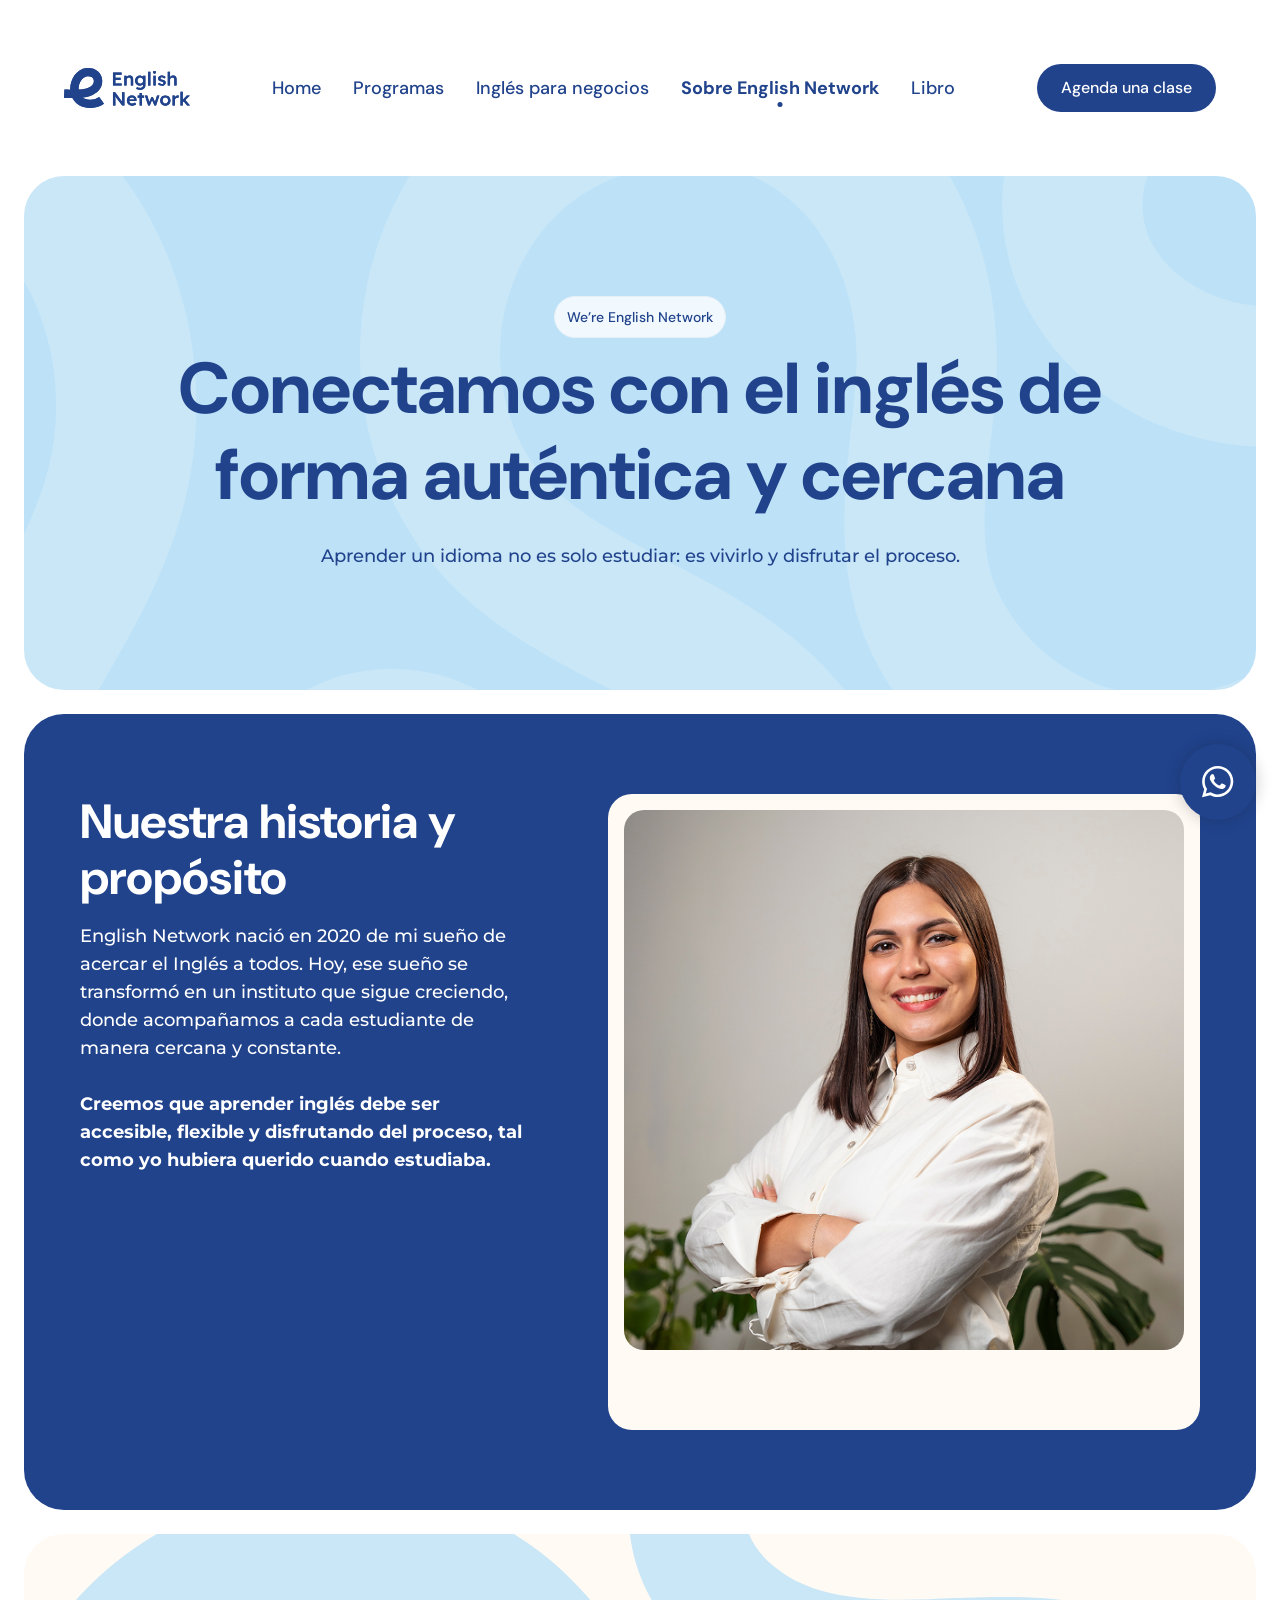
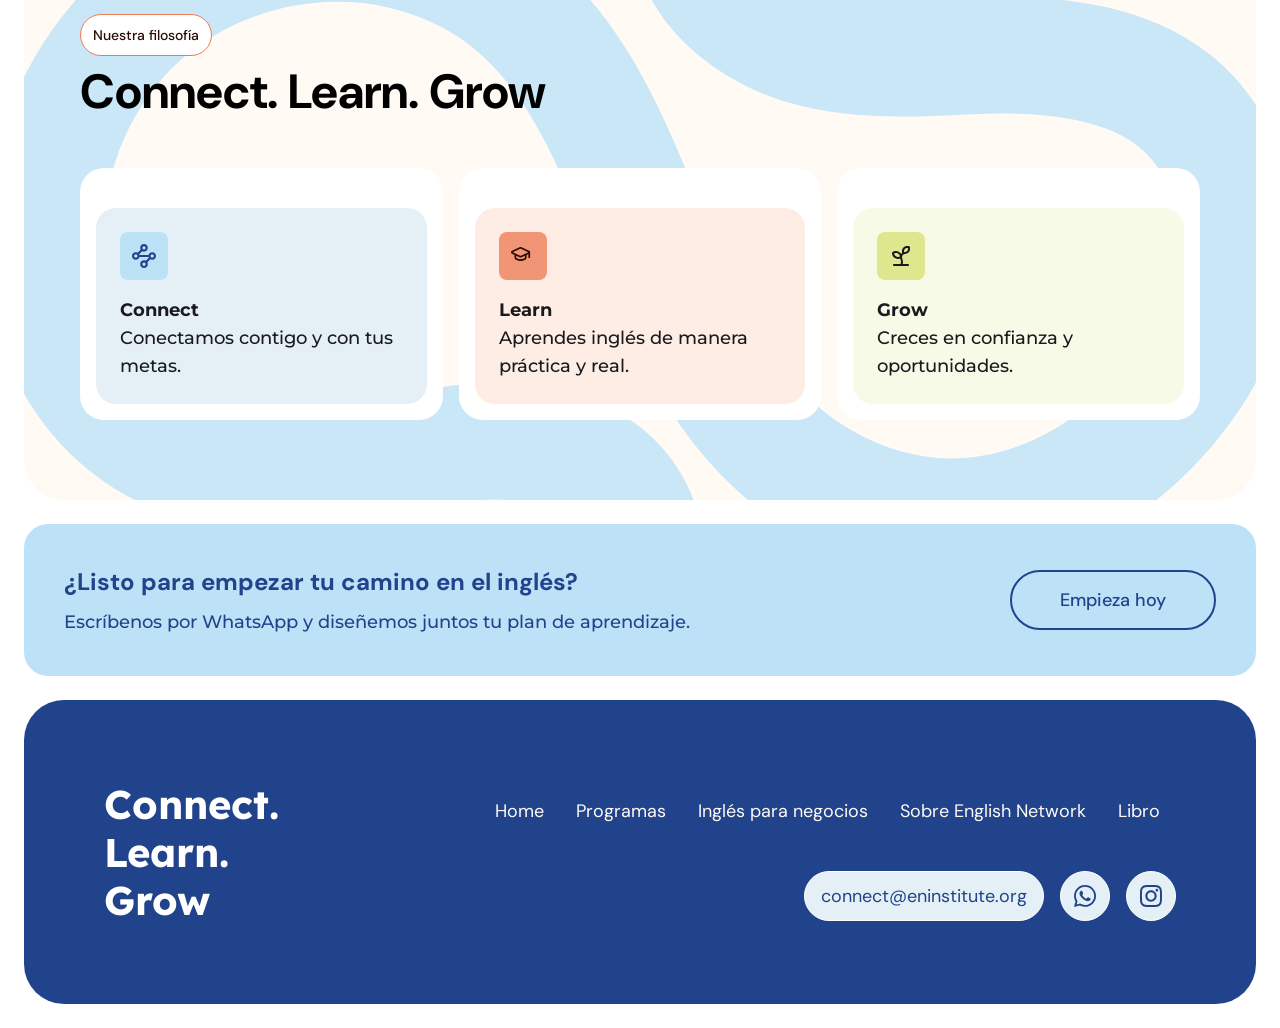
<file: pages/sobreEnglishNetwork.html>
<!DOCTYPE html>
<html lang="en">
<head>
    <meta charset="UTF-8">
    <meta name="viewport" content="width=device-width, initial-scale=1.0">
    <meta name="description" content="Conoce English Network, una academia de inglés online comprometida con un aprendizaje práctico, personalizado y efectivo. Descubre nuestra metodología, valores y el equipo que te acompañará en tu progreso." />
    <meta name="keywords" content="English Network, academia de inglés online, sobre nosotros, escuela de inglés, metodología de enseñanza, aprendizaje de inglés, clases de inglés personalizadas, profesores de inglés, educación online, curso de inglés, academia virtual de inglés, enseñanza de idiomas, inglés para adultos, inglés para niños, formación en inglés" />
    <!-- JS -->
    <script defer src="../js/main.js"></script>
    <!-- CSS -->
    <link rel="stylesheet" href="../styles/styles.css">
    <!-- Favicon -->
    <link rel="shortcut icon" href="../assets/favicon.svg" type="image/svg+xml">
    <title>Sobre English Network | Nuestra Metodología y Compromiso con tu Aprendizaje</title>
</head>
<body>
    <header>
        <nav>
            <a class="logo" href="../index.html">
                <svg width="126" height="40" viewBox="0 0 126 40" fill="none" xmlns="http://www.w3.org/2000/svg">
                    <g clip-path="url(#clip0_179_11437)">
                        <path d="M57.653 15.3877V17.5936H48.9746V4.50732H57.5781V6.71319H51.3793V9.81631H56.6198V11.9867H51.3793V15.3877H57.653Z" fill="#20438C"/>
                        <path d="M57.653 15.3877V17.5936H48.9746V4.50732H57.5781V6.71319H51.3793V9.81631H56.6198V11.9867H51.3793V15.3877H57.653Z" fill="#20438C"/>
                        <path d="M69.1457 11.5753V17.5935H66.8372V11.7419C66.8372 11.2419 66.7695 10.8305 66.6306 10.4971C66.4916 10.1673 66.2814 9.92617 65.9929 9.77013C65.7043 9.61409 65.3516 9.54316 64.9419 9.5538C64.6035 9.5538 64.2935 9.60699 64.0121 9.71339C63.7271 9.81978 63.4848 9.96873 63.2782 10.1638C63.0716 10.3553 62.9077 10.5752 62.7901 10.827C62.669 11.0752 62.612 11.3483 62.612 11.6497V17.5935H60.2999V7.74158H62.555L62.58 9.13177C62.669 9.0041 62.7759 8.87998 62.8935 8.7594C63.2568 8.39057 63.6879 8.09622 64.1902 7.8728C64.689 7.64583 65.202 7.53589 65.7292 7.53589C66.4809 7.53589 67.1079 7.68484 67.6174 7.98274C68.1233 8.28418 68.5045 8.73103 68.761 9.33037C69.0175 9.92972 69.1457 10.6745 69.1457 11.5753Z" fill="#20438C"/>
                        <path d="M69.1457 11.5753V17.5935H66.8372V11.7419C66.8372 11.2419 66.7695 10.8305 66.6306 10.4971C66.4916 10.1673 66.2814 9.92617 65.9929 9.77013C65.7043 9.61409 65.3516 9.54316 64.9419 9.5538C64.6035 9.5538 64.2935 9.60699 64.0121 9.71339C63.7271 9.81978 63.4848 9.96873 63.2782 10.1638C63.0716 10.3553 62.9077 10.5752 62.7901 10.827C62.669 11.0752 62.612 11.3483 62.612 11.6497V17.5935H60.2999V7.74158H62.555L62.58 9.13177C62.669 9.0041 62.7759 8.87998 62.8935 8.7594C63.2568 8.39057 63.6879 8.09622 64.1902 7.8728C64.689 7.64583 65.202 7.53589 65.7292 7.53589C66.4809 7.53589 67.1079 7.68484 67.6174 7.98274C68.1233 8.28418 68.5045 8.73103 68.761 9.33037C69.0175 9.92972 69.1457 10.6745 69.1457 11.5753Z" fill="#20438C"/>
                        <path d="M79.1208 7.74158L79.103 8.97219C78.989 8.83742 78.8572 8.70621 78.7076 8.58208C78.4689 8.38348 78.2053 8.20261 77.9096 8.03948C77.6139 7.87989 77.2933 7.75222 76.9406 7.66711C76.5914 7.57845 76.2281 7.53589 75.854 7.53589C74.9527 7.53589 74.1404 7.75577 73.4208 8.19907C72.7011 8.64237 72.1347 9.24526 71.7214 10.0113C71.3082 10.7773 71.1016 11.6533 71.1016 12.6392C71.1016 13.6251 71.3118 14.494 71.7286 15.2493C72.1489 16.0012 72.719 16.597 73.4386 17.0332C74.1582 17.4694 74.9883 17.6893 75.9288 17.6893C76.4668 17.6893 76.9904 17.5793 77.507 17.3595C78.02 17.1431 78.444 16.8594 78.7824 16.5083C78.8893 16.3984 78.9855 16.2849 79.0638 16.1679V17.0899C79.0638 17.7141 78.9534 18.2319 78.7254 18.6503C78.501 19.0688 78.1661 19.3809 77.7208 19.5866C77.2754 19.7923 76.7233 19.8951 76.0606 19.8951C75.6972 19.8951 75.3303 19.8561 74.9598 19.7817C74.5929 19.7072 74.2437 19.6008 73.9195 19.4625C73.5918 19.3277 73.2996 19.1646 73.036 18.9766L72.2095 20.6789C72.6584 21.0406 73.2498 21.335 73.9837 21.5584C74.7175 21.7818 75.4514 21.8953 76.1924 21.8953C77.0047 21.8953 77.7315 21.7854 78.3691 21.5655C79.0068 21.3492 79.5519 21.0264 80.0044 20.5938C80.4532 20.1647 80.7988 19.6433 81.0375 19.0334C81.2726 18.4234 81.3937 17.7176 81.3937 16.9197V7.74158H79.1208ZM78.7824 14.2457C78.5437 14.7067 78.2088 15.0685 77.7778 15.3309C77.3467 15.5933 76.8479 15.7246 76.2851 15.7246C75.7222 15.7246 75.227 15.5933 74.7995 15.3309C74.3755 15.0685 74.0407 14.7067 73.7948 14.2386C73.5526 13.7705 73.4315 13.2456 73.4315 12.6569C73.4315 12.0682 73.5526 11.5256 73.7948 11.061C74.0407 10.5929 74.3755 10.2241 74.7995 9.95809C75.227 9.68856 75.7222 9.5538 76.2851 9.5538C76.8479 9.5538 77.3431 9.68501 77.7671 9.94745C78.1946 10.2099 78.5295 10.5716 78.7717 11.0397C79.0175 11.5079 79.1387 12.0469 79.1387 12.6569C79.1387 13.2669 79.0211 13.7847 78.7824 14.2457Z" fill="#20438C"/>
                        <path d="M79.1208 7.74158L79.103 8.97219C78.989 8.83742 78.8572 8.70621 78.7076 8.58208C78.4689 8.38348 78.2053 8.20261 77.9096 8.03948C77.6139 7.87989 77.2933 7.75222 76.9406 7.66711C76.5914 7.57845 76.2281 7.53589 75.854 7.53589C74.9527 7.53589 74.1404 7.75577 73.4208 8.19907C72.7011 8.64237 72.1347 9.24526 71.7214 10.0113C71.3082 10.7773 71.1016 11.6533 71.1016 12.6392C71.1016 13.6251 71.3118 14.494 71.7286 15.2493C72.1489 16.0012 72.719 16.597 73.4386 17.0332C74.1582 17.4694 74.9883 17.6893 75.9288 17.6893C76.4668 17.6893 76.9904 17.5793 77.507 17.3595C78.02 17.1431 78.444 16.8594 78.7824 16.5083C78.8893 16.3984 78.9855 16.2849 79.0638 16.1679V17.0899C79.0638 17.7141 78.9534 18.2319 78.7254 18.6503C78.501 19.0688 78.1661 19.3809 77.7208 19.5866C77.2754 19.7923 76.7233 19.8951 76.0606 19.8951C75.6972 19.8951 75.3303 19.8561 74.9598 19.7817C74.5929 19.7072 74.2437 19.6008 73.9195 19.4625C73.5918 19.3277 73.2996 19.1646 73.036 18.9766L72.2095 20.6789C72.6584 21.0406 73.2498 21.335 73.9837 21.5584C74.7175 21.7818 75.4514 21.8953 76.1924 21.8953C77.0047 21.8953 77.7315 21.7854 78.3691 21.5655C79.0068 21.3492 79.5519 21.0264 80.0044 20.5938C80.4532 20.1647 80.7988 19.6433 81.0375 19.0334C81.2726 18.4234 81.3937 17.7176 81.3937 16.9197V7.74158H79.1208ZM78.7824 14.2457C78.5437 14.7067 78.2088 15.0685 77.7778 15.3309C77.3467 15.5933 76.8479 15.7246 76.2851 15.7246C75.7222 15.7246 75.227 15.5933 74.7995 15.3309C74.3755 15.0685 74.0407 14.7067 73.7948 14.2386C73.5526 13.7705 73.4315 13.2456 73.4315 12.6569C73.4315 12.0682 73.5526 11.5256 73.7948 11.061C74.0407 10.5929 74.3755 10.2241 74.7995 9.95809C75.227 9.68856 75.7222 9.5538 76.2851 9.5538C76.8479 9.5538 77.3431 9.68501 77.7671 9.94745C78.1946 10.2099 78.5295 10.5716 78.7717 11.0397C79.0175 11.5079 79.1387 12.0469 79.1387 12.6569C79.1387 13.2669 79.0211 13.7847 78.7824 14.2457Z" fill="#20438C"/>
                        <path d="M84.08 17.5936V3.75903H86.4099V17.5936H84.08Z" fill="#20438C"/>
                        <path d="M84.08 17.5936V3.75903H86.4099V17.5936H84.08Z" fill="#20438C"/>
                        <path d="M90.521 5.64568C90.0578 5.64568 89.698 5.53219 89.4415 5.29813C89.185 5.06761 89.0568 4.74134 89.0568 4.31577C89.0568 3.91857 89.1886 3.5923 89.4522 3.34405C89.7158 3.0958 90.0721 2.97168 90.521 2.97168C90.9948 2.97168 91.3617 3.08871 91.6182 3.31923C91.8747 3.54974 92.003 3.88311 92.003 4.31932C92.003 4.70588 91.8712 5.02505 91.6075 5.2733C91.3439 5.52155 90.9805 5.64568 90.5174 5.64568H90.521ZM89.3952 17.5935V7.74161H91.7037V17.5935H89.3952Z" fill="#20438C"/>
                        <path d="M90.521 5.64568C90.0578 5.64568 89.698 5.53219 89.4415 5.29813C89.185 5.06761 89.0568 4.74134 89.0568 4.31577C89.0568 3.91857 89.1886 3.5923 89.4522 3.34405C89.7158 3.0958 90.0721 2.97168 90.521 2.97168C90.9948 2.97168 91.3617 3.08871 91.6182 3.31923C91.8747 3.54974 92.003 3.88311 92.003 4.31932C92.003 4.70588 91.8712 5.02505 91.6075 5.2733C91.3439 5.52155 90.9805 5.64568 90.5174 5.64568H90.521ZM89.3952 17.5935V7.74161H91.7037V17.5935H89.3952Z" fill="#20438C"/>
                        <path d="M97.9386 17.7817C97.0622 17.7817 96.2749 17.6363 95.5802 17.342C94.8855 17.0476 94.3191 16.6291 93.8809 16.0794L95.3843 14.7885C95.7583 15.2141 96.1787 15.5191 96.6418 15.7035C97.105 15.8915 97.593 15.9837 98.106 15.9837C98.3198 15.9837 98.5086 15.9589 98.6796 15.9092C98.847 15.8596 98.9967 15.7851 99.1214 15.6858C99.2461 15.5865 99.3422 15.4695 99.4135 15.3418C99.4847 15.2141 99.5168 15.0652 99.5168 14.902C99.5168 14.6041 99.4028 14.3665 99.1784 14.1928C99.0537 14.1041 98.8542 14.0119 98.587 13.9126C98.3198 13.8133 97.9707 13.714 97.5432 13.6147C96.8663 13.4409 96.3034 13.2388 95.8509 13.0082C95.3985 12.7777 95.0494 12.5188 94.8 12.2316C94.5862 11.994 94.4259 11.728 94.3226 11.4265C94.2157 11.1287 94.1623 10.8024 94.1623 10.4548C94.1623 10.0186 94.2585 9.62142 94.4544 9.26678C94.6504 8.91214 94.914 8.6036 95.2524 8.34117C95.5909 8.07873 95.9863 7.88013 96.4352 7.74182C96.8841 7.60351 97.3543 7.53613 97.8424 7.53613C98.3305 7.53613 98.8292 7.59997 99.2995 7.72409C99.7698 7.84822 100.208 8.02554 100.614 8.25606C101.02 8.48657 101.369 8.76319 101.658 9.08946L100.383 10.4903C100.144 10.2669 99.8837 10.0683 99.6023 9.89095C99.3209 9.71718 99.0359 9.57532 98.7473 9.46893C98.4587 9.36254 98.1915 9.30934 97.9386 9.30934C97.6857 9.30934 97.4862 9.33062 97.3009 9.37318C97.1121 9.41573 96.9553 9.48311 96.8306 9.56823C96.706 9.65689 96.6098 9.76328 96.5385 9.8945C96.4708 10.0257 96.4352 10.1782 96.4352 10.352C96.4459 10.5009 96.4886 10.6428 96.5563 10.774C96.624 10.9052 96.7202 11.0152 96.8485 11.1003C96.9874 11.1889 97.194 11.2882 97.4683 11.3982C97.7427 11.5117 98.0989 11.6181 98.5371 11.7174C99.1499 11.8805 99.6629 12.0614 100.076 12.26C100.489 12.4586 100.814 12.6891 101.052 12.9515C101.291 13.1749 101.458 13.4374 101.558 13.7353C101.658 14.0332 101.708 14.3665 101.708 14.7247C101.708 15.3099 101.54 15.8347 101.209 16.2958C100.878 16.7568 100.425 17.1185 99.8553 17.381C99.2852 17.6434 98.644 17.7746 97.9315 17.7746L97.9386 17.7817Z" fill="#20438C"/>
                        <path d="M97.9386 17.7817C97.0622 17.7817 96.2749 17.6363 95.5802 17.342C94.8855 17.0476 94.3191 16.6291 93.8809 16.0794L95.3843 14.7885C95.7583 15.2141 96.1787 15.5191 96.6418 15.7035C97.105 15.8915 97.593 15.9837 98.106 15.9837C98.3198 15.9837 98.5086 15.9589 98.6796 15.9092C98.847 15.8596 98.9967 15.7851 99.1214 15.6858C99.2461 15.5865 99.3422 15.4695 99.4135 15.3418C99.4847 15.2141 99.5168 15.0652 99.5168 14.902C99.5168 14.6041 99.4028 14.3665 99.1784 14.1928C99.0537 14.1041 98.8542 14.0119 98.587 13.9126C98.3198 13.8133 97.9707 13.714 97.5432 13.6147C96.8663 13.4409 96.3034 13.2388 95.8509 13.0082C95.3985 12.7777 95.0494 12.5188 94.8 12.2316C94.5862 11.994 94.4259 11.728 94.3226 11.4265C94.2157 11.1287 94.1623 10.8024 94.1623 10.4548C94.1623 10.0186 94.2585 9.62142 94.4544 9.26678C94.6504 8.91214 94.914 8.6036 95.2524 8.34117C95.5909 8.07873 95.9863 7.88013 96.4352 7.74182C96.8841 7.60351 97.3543 7.53613 97.8424 7.53613C98.3305 7.53613 98.8292 7.59997 99.2995 7.72409C99.7698 7.84822 100.208 8.02554 100.614 8.25606C101.02 8.48657 101.369 8.76319 101.658 9.08946L100.383 10.4903C100.144 10.2669 99.8837 10.0683 99.6023 9.89095C99.3209 9.71718 99.0359 9.57532 98.7473 9.46893C98.4587 9.36254 98.1915 9.30934 97.9386 9.30934C97.6857 9.30934 97.4862 9.33062 97.3009 9.37318C97.1121 9.41573 96.9553 9.48311 96.8306 9.56823C96.706 9.65689 96.6098 9.76328 96.5385 9.8945C96.4708 10.0257 96.4352 10.1782 96.4352 10.352C96.4459 10.5009 96.4886 10.6428 96.5563 10.774C96.624 10.9052 96.7202 11.0152 96.8485 11.1003C96.9874 11.1889 97.194 11.2882 97.4683 11.3982C97.7427 11.5117 98.0989 11.6181 98.5371 11.7174C99.1499 11.8805 99.6629 12.0614 100.076 12.26C100.489 12.4586 100.814 12.6891 101.052 12.9515C101.291 13.1749 101.458 13.4374 101.558 13.7353C101.658 14.0332 101.708 14.3665 101.708 14.7247C101.708 15.3099 101.54 15.8347 101.209 16.2958C100.878 16.7568 100.425 17.1185 99.8553 17.381C99.2852 17.6434 98.644 17.7746 97.9315 17.7746L97.9386 17.7817Z" fill="#20438C"/>
                        <path d="M112.591 11.5751V17.5934H110.278V11.7418C110.278 11.2417 110.211 10.8303 110.072 10.497C109.933 10.1672 109.723 9.926 109.434 9.76996C109.146 9.61392 108.796 9.54299 108.383 9.55363C108.045 9.55363 107.735 9.60682 107.453 9.71322C107.172 9.81961 106.926 9.96856 106.719 10.1636C106.513 10.3551 106.349 10.575 106.231 10.8268C106.114 11.075 106.053 11.3481 106.053 11.6496V17.5934H103.741V3.75879H106.035V9.11033C106.125 8.98975 106.224 8.87272 106.335 8.75923C106.698 8.39041 107.129 8.09605 107.632 7.87263C108.13 7.64566 108.643 7.53572 109.171 7.53572C109.922 7.53572 110.553 7.68467 111.059 7.98257C111.565 8.28401 111.946 8.73086 112.206 9.3302C112.462 9.92955 112.591 10.6743 112.591 11.5751Z" fill="#20438C"/>
                        <path d="M112.591 11.5751V17.5934H110.278V11.7418C110.278 11.2417 110.211 10.8303 110.072 10.497C109.933 10.1672 109.723 9.926 109.434 9.76996C109.146 9.61392 108.796 9.54299 108.383 9.55363C108.045 9.55363 107.735 9.60682 107.453 9.71322C107.172 9.81961 106.926 9.96856 106.719 10.1636C106.513 10.3551 106.349 10.575 106.231 10.8268C106.114 11.075 106.053 11.3481 106.053 11.6496V17.5934H103.741V3.75879H106.035V9.11033C106.125 8.98975 106.224 8.87272 106.335 8.75923C106.698 8.39041 107.129 8.09605 107.632 7.87263C108.13 7.64566 108.643 7.53572 109.171 7.53572C109.922 7.53572 110.553 7.68467 111.059 7.98257C111.565 8.28401 111.946 8.73086 112.206 9.3302C112.462 9.92955 112.591 10.6743 112.591 11.5751Z" fill="#20438C"/>
                        <path d="M60.4317 24.3743V37.4605H58.198L51.1014 28.1299C51.1299 28.4633 51.1584 28.7647 51.1834 29.0378C51.2261 29.5308 51.2618 29.9563 51.2867 30.311C51.3116 30.6656 51.333 30.96 51.3508 31.1976C51.3686 31.4352 51.3829 31.6515 51.39 31.843C51.3971 32.0381 51.3971 32.2189 51.3971 32.3927V37.4605H48.9746V24.3743H51.1727L58.2907 33.9177C58.2764 33.8148 58.2657 33.7084 58.255 33.602C58.2158 33.2332 58.1802 32.8502 58.1517 32.4494C58.1197 32.0523 58.0947 31.6338 58.0769 31.1976C58.0555 30.7614 58.0413 30.3039 58.027 29.8251C58.0163 29.3428 58.0092 28.8357 58.0092 28.3001V24.3743H60.4317Z" fill="#20438C"/>
                        <path d="M60.4317 24.3743V37.4605H58.198L51.1014 28.1299C51.1299 28.4633 51.1584 28.7647 51.1834 29.0378C51.2261 29.5308 51.2618 29.9563 51.2867 30.311C51.3116 30.6656 51.333 30.96 51.3508 31.1976C51.3686 31.4352 51.3829 31.6515 51.39 31.843C51.3971 32.0381 51.3971 32.2189 51.3971 32.3927V37.4605H48.9746V24.3743H51.1727L58.2907 33.9177C58.2764 33.8148 58.2657 33.7084 58.255 33.602C58.2158 33.2332 58.1802 32.8502 58.1517 32.4494C58.1197 32.0523 58.0947 31.6338 58.0769 31.1976C58.0555 30.7614 58.0413 30.3039 58.027 29.8251C58.0163 29.3428 58.0092 28.8357 58.0092 28.3001V24.3743H60.4317Z" fill="#20438C"/>
                        <path d="M72.5087 32.2438C72.523 31.5487 72.4197 30.9033 72.1988 30.311C71.9815 29.7188 71.6644 29.2081 71.2512 28.7754C70.8379 28.3463 70.3498 28.0059 69.787 27.7576C69.2241 27.5094 68.6149 27.3853 67.9629 27.3853C67.2255 27.3853 66.5451 27.5129 65.9252 27.7683C65.3053 28.0236 64.7745 28.3853 64.3292 28.8499C63.8838 29.318 63.5383 29.8713 63.2889 30.5061C63.0359 31.1409 62.9113 31.8466 62.9113 32.6198C62.9113 33.5915 63.1321 34.4533 63.5775 35.2086C64.0228 35.964 64.6426 36.5563 65.4371 36.9925C66.2315 37.4322 67.1507 37.6486 68.1909 37.6486C68.6541 37.6486 69.1208 37.5847 69.5981 37.4606C70.072 37.3365 70.528 37.1663 70.959 36.9464C71.3901 36.7301 71.7784 36.4641 72.1133 36.152L70.9697 34.5632C70.5173 34.9498 70.1005 35.2193 69.7121 35.3682C69.3238 35.5172 68.8963 35.5917 68.4332 35.5917C67.7706 35.5917 67.1899 35.464 66.6947 35.2086C66.1995 34.9533 65.8183 34.588 65.5511 34.1128C65.3694 33.7972 65.2483 33.4425 65.1913 33.0489H72.4909L72.5087 32.2438ZM65.4656 30.7969C65.6793 30.3536 65.9964 30.0131 66.4132 29.7755C66.8336 29.5415 67.3502 29.4209 67.9629 29.4209C68.3655 29.4209 68.7325 29.506 69.0638 29.6727C69.3951 29.8429 69.6658 30.0734 69.8796 30.3642C70.0933 30.6586 70.218 30.999 70.2537 31.3856V31.4778H65.2412C65.291 31.226 65.3658 31.0026 65.4656 30.7969Z" fill="#20438C"/>
                        <path d="M72.5087 32.2438C72.523 31.5487 72.4197 30.9033 72.1988 30.311C71.9815 29.7188 71.6644 29.2081 71.2512 28.7754C70.8379 28.3463 70.3498 28.0059 69.787 27.7576C69.2241 27.5094 68.6149 27.3853 67.9629 27.3853C67.2255 27.3853 66.5451 27.5129 65.9252 27.7683C65.3053 28.0236 64.7745 28.3853 64.3292 28.8499C63.8838 29.318 63.5383 29.8713 63.2889 30.5061C63.0359 31.1409 62.9113 31.8466 62.9113 32.6198C62.9113 33.5915 63.1321 34.4533 63.5775 35.2086C64.0228 35.964 64.6426 36.5563 65.4371 36.9925C66.2315 37.4322 67.1507 37.6486 68.1909 37.6486C68.6541 37.6486 69.1208 37.5847 69.5981 37.4606C70.072 37.3365 70.528 37.1663 70.959 36.9464C71.3901 36.7301 71.7784 36.4641 72.1133 36.152L70.9697 34.5632C70.5173 34.9498 70.1005 35.2193 69.7121 35.3682C69.3238 35.5172 68.8963 35.5917 68.4332 35.5917C67.7706 35.5917 67.1899 35.464 66.6947 35.2086C66.1995 34.9533 65.8183 34.588 65.5511 34.1128C65.3694 33.7972 65.2483 33.4425 65.1913 33.0489H72.4909L72.5087 32.2438ZM65.4656 30.7969C65.6793 30.3536 65.9964 30.0131 66.4132 29.7755C66.8336 29.5415 67.3502 29.4209 67.9629 29.4209C68.3655 29.4209 68.7325 29.506 69.0638 29.6727C69.3951 29.8429 69.6658 30.0734 69.8796 30.3642C70.0933 30.6586 70.218 30.999 70.2537 31.3856V31.4778H65.2412C65.291 31.226 65.3658 31.0026 65.4656 30.7969Z" fill="#20438C"/>
                        <path d="M80.097 27.6086V29.74H77.9381V37.4606H75.626V29.74H73.6737V27.6086H75.626V25.1013H77.9381V27.6086H80.097Z" fill="#20438C"/>
                        <path d="M80.097 27.6086V29.74H77.9381V37.4606H75.626V29.74H73.6737V27.6086H75.626V25.1013H77.9381V27.6086H80.097Z" fill="#20438C"/>
                        <path d="M95.4049 27.6086L92.0597 37.4605H90.4067L88.0625 31.9955L85.8253 37.4605H84.1901L80.8662 27.6086L83.2317 27.5908L85.2695 34.0488L87.4391 29.0839H88.8321L91.0159 33.9673L93.0358 27.6086H95.4049Z" fill="#20438C"/>
                        <path d="M95.4049 27.6086L92.0597 37.4605H90.4067L88.0625 31.9955L85.8253 37.4605H84.1901L80.8662 27.6086L83.2317 27.5908L85.2695 34.0488L87.4391 29.0839H88.8321L91.0159 33.9673L93.0358 27.6086H95.4049Z" fill="#20438C"/>
                        <path d="M101.358 37.6485C100.368 37.6485 99.4878 37.4287 98.7112 36.9854C97.9346 36.5421 97.3218 35.9356 96.8694 35.1625C96.4169 34.3894 96.1925 33.5099 96.1925 32.5275C96.1925 31.5452 96.4169 30.6656 96.8694 29.8925C97.3218 29.1194 97.9346 28.513 98.7112 28.0697C99.4878 27.6264 100.371 27.4065 101.358 27.4065C102.345 27.4065 103.211 27.6264 103.987 28.0697C104.764 28.513 105.373 29.1194 105.818 29.8925C106.264 30.6656 106.485 31.5452 106.485 32.5275C106.485 33.5099 106.264 34.3894 105.818 35.1625C105.373 35.9356 104.764 36.5421 103.987 36.9854C103.211 37.4287 102.334 37.6485 101.358 37.6485ZM101.358 35.6094C101.896 35.6094 102.374 35.471 102.794 35.198C103.214 34.9249 103.546 34.5561 103.788 34.095C104.034 33.634 104.148 33.1091 104.137 32.524C104.148 31.9246 104.034 31.3962 103.788 30.9352C103.542 30.4741 103.211 30.1089 102.794 29.8429C102.374 29.5734 101.896 29.4421 101.358 29.4421C100.82 29.4421 100.336 29.5769 99.9011 29.8429C99.47 30.1124 99.1352 30.4777 98.8965 30.9458C98.6578 31.4139 98.5402 31.9388 98.5402 32.5275C98.5402 33.1162 98.6578 33.6375 98.8965 34.0986C99.1352 34.5596 99.47 34.9284 99.9011 35.2015C100.332 35.4746 100.817 35.6129 101.358 35.6129V35.6094Z" fill="#20438C"/>
                        <path d="M101.358 37.6485C100.368 37.6485 99.4878 37.4287 98.7112 36.9854C97.9346 36.5421 97.3218 35.9356 96.8694 35.1625C96.4169 34.3894 96.1925 33.5099 96.1925 32.5275C96.1925 31.5452 96.4169 30.6656 96.8694 29.8925C97.3218 29.1194 97.9346 28.513 98.7112 28.0697C99.4878 27.6264 100.371 27.4065 101.358 27.4065C102.345 27.4065 103.211 27.6264 103.987 28.0697C104.764 28.513 105.373 29.1194 105.818 29.8925C106.264 30.6656 106.485 31.5452 106.485 32.5275C106.485 33.5099 106.264 34.3894 105.818 35.1625C105.373 35.9356 104.764 36.5421 103.987 36.9854C103.211 37.4287 102.334 37.6485 101.358 37.6485ZM101.358 35.6094C101.896 35.6094 102.374 35.471 102.794 35.198C103.214 34.9249 103.546 34.5561 103.788 34.095C104.034 33.634 104.148 33.1091 104.137 32.524C104.148 31.9246 104.034 31.3962 103.788 30.9352C103.542 30.4741 103.211 30.1089 102.794 29.8429C102.374 29.5734 101.896 29.4421 101.358 29.4421C100.82 29.4421 100.336 29.5769 99.9011 29.8429C99.47 30.1124 99.1352 30.4777 98.8965 30.9458C98.6578 31.4139 98.5402 31.9388 98.5402 32.5275C98.5402 33.1162 98.6578 33.6375 98.8965 34.0986C99.1352 34.5596 99.47 34.9284 99.9011 35.2015C100.332 35.4746 100.817 35.6129 101.358 35.6129V35.6094Z" fill="#20438C"/>
                        <path d="M114.917 27.5909L114.297 30.1124C114.162 30.0379 113.991 29.9777 113.792 29.928C113.592 29.8784 113.393 29.8535 113.189 29.8535C112.88 29.8535 112.58 29.9103 112.299 30.0308C112.017 30.1479 111.768 30.3146 111.558 30.5238C111.344 30.7366 111.177 30.9813 111.059 31.265C110.941 31.5452 110.881 31.8573 110.881 32.2083V37.4606H108.551V27.6086H110.824L110.845 29.2896C110.959 29.0804 111.095 28.8818 111.255 28.6939C111.593 28.2931 111.985 27.9775 112.431 27.747C112.876 27.5164 113.343 27.403 113.831 27.403C114.041 27.403 114.244 27.4207 114.44 27.4597C114.632 27.4952 114.793 27.5413 114.917 27.5909Z" fill="#20438C"/>
                        <path d="M114.917 27.5909L114.297 30.1124C114.162 30.0379 113.991 29.9777 113.792 29.928C113.592 29.8784 113.393 29.8535 113.189 29.8535C112.88 29.8535 112.58 29.9103 112.299 30.0308C112.017 30.1479 111.768 30.3146 111.558 30.5238C111.344 30.7366 111.177 30.9813 111.059 31.265C110.941 31.5452 110.881 31.8573 110.881 32.2083V37.4606H108.551V27.6086H110.824L110.845 29.2896C110.959 29.0804 111.095 28.8818 111.255 28.6939C111.593 28.2931 111.985 27.9775 112.431 27.747C112.876 27.5164 113.343 27.403 113.831 27.403C114.041 27.403 114.244 27.4207 114.44 27.4597C114.632 27.4952 114.793 27.5413 114.917 27.5909Z" fill="#20438C"/>
                        <path d="M126 37.4605H123.147L119.762 33.3822L118.768 34.3113V37.4605H116.46V23.626H118.768V31.6976L122.862 27.6086H125.943L121.333 31.9139L126 37.4605Z" fill="#20438C"/>
                        <path d="M126 37.4605H123.147L119.762 33.3822L118.768 34.3113V37.4605H116.46V23.626H118.768V31.6976L122.862 27.6086H125.943L121.333 31.9139L126 37.4605Z" fill="#20438C"/>
                        <path d="M25.5366 40.0002C20.6061 40.0002 15.9142 38.3405 12.4871 35.3473C10.8091 33.8791 9.41971 32.0598 8.38657 30.0241C5.65054 30.0738 2.84325 30.0667 0.00390625 29.9142L0.459912 21.6085C2.39081 21.7149 4.34664 21.7433 6.26329 21.7326C6.2526 21.4028 6.24904 21.073 6.2526 20.7396C6.37729 11.6324 12.1486 1.30527 22.5869 0.11013C28.6717 -0.599152 34.2328 2.13159 36.7515 7.03982C38.9461 11.3097 38.6539 16.7073 36.0105 20.7893C34.3824 23.3072 31.8637 25.3712 28.5292 26.9175C25.2374 28.446 21.8637 29.1659 18.5398 29.5312C20.5918 31.0526 23.4597 31.8541 26.3988 31.6519C30.1466 31.4179 32.7757 30.5916 35.1911 28.8893L40.0148 35.6807C36.292 38.2979 32.2556 39.6172 26.926 39.9541C26.4629 39.9825 25.9998 39.9966 25.5366 39.9966V40.0002ZM24.4109 8.32362C24.1116 8.32362 23.8195 8.34136 23.5416 8.37327C17.8416 9.02581 14.6816 15.2923 14.5996 20.8567C14.5996 21.073 14.5996 21.2858 14.6068 21.5021C18.2726 21.3106 21.8031 20.8637 24.9987 19.3813C26.8797 18.5089 28.2228 17.4663 28.9852 16.2853C30.0112 14.6965 30.1466 12.4552 29.3094 10.8274C28.3511 8.96198 26.2349 8.32717 24.4109 8.32717V8.32362Z" fill="#20438C"/>
                        <path d="M25.5366 40.0002C20.6061 40.0002 15.9142 38.3405 12.4871 35.3473C10.8091 33.8791 9.41971 32.0598 8.38657 30.0241C5.65054 30.0738 2.84325 30.0667 0.00390625 29.9142L0.459912 21.6085C2.39081 21.7149 4.34664 21.7433 6.26329 21.7326C6.2526 21.4028 6.24904 21.073 6.2526 20.7396C6.37729 11.6324 12.1486 1.30527 22.5869 0.11013C28.6717 -0.599152 34.2328 2.13159 36.7515 7.03982C38.9461 11.3097 38.6539 16.7073 36.0105 20.7893C34.3824 23.3072 31.8637 25.3712 28.5292 26.9175C25.2374 28.446 21.8637 29.1659 18.5398 29.5312C20.5918 31.0526 23.4597 31.8541 26.3988 31.6519C30.1466 31.4179 32.7757 30.5916 35.1911 28.8893L40.0148 35.6807C36.292 38.2979 32.2556 39.6172 26.926 39.9541C26.4629 39.9825 25.9998 39.9966 25.5366 39.9966V40.0002ZM24.4109 8.32362C24.1116 8.32362 23.8195 8.34136 23.5416 8.37327C17.8416 9.02581 14.6816 15.2923 14.5996 20.8567C14.5996 21.073 14.5996 21.2858 14.6068 21.5021C18.2726 21.3106 21.8031 20.8637 24.9987 19.3813C26.8797 18.5089 28.2228 17.4663 28.9852 16.2853C30.0112 14.6965 30.1466 12.4552 29.3094 10.8274C28.3511 8.96198 26.2349 8.32717 24.4109 8.32717V8.32362Z" fill="#20438C"/></g>
                    <defs>
                        <clipPath id="clip0_179_11437">
                            <rect width="126" height="40" fill="white"/>
                        </clipPath>
                    </defs>
                </svg>
            </a>

            <ul class="nav-links">
            <li><a href="../index.html">Home</a></li>
            <li><a href="./programas.html">Programas</a></li>
            <li><a href="./inglesParaNegocios.html">Inglés para negocios</a></li>
            <li><a href="#" class="active">Sobre English Network</a></li>
            <li><a href="./libro.html" >Libro</a></li>
            </ul>

            <a class="btn-cta" target="_blank" href="https://wa.me/message/OKMXKGQ4HLXNL1">Agenda una clase</a>

            <button class="hamburger" id="hamburger" aria-label="Abrir menú">
            <span></span><span></span><span></span>
            </button>
        </nav>

        <!-- MOBILE MENU OVERLAY -->
        <div class="mobile-menu" id="mobileMenu">
            <ul class="mobile-links">
            <li><a href="../index.html" onclick="closeMobileMenu()">Home</a></li>
            <li><a href="./programas.html" onclick="closeMobileMenu()">Programas</a></li>
            <li><a href="./inglesParaNegocios.html" onclick="closeMobileMenu()">Inglés para negocios</a></li>
            <li><a href="#" onclick="closeMobileMenu()">Sobre English Network</a></li>
            <li><a href="./libro.html" onclick="closeMobileMenu()">Libro</a></li>
            </ul>

            <button class="btn-cta-mobile" onclick="closeMobileMenu()"><a target="_blank" href="https://wa.me/message/OKMXKGQ4HLXNL1">Agenda una clase</a></button>
        </div>
    </header>

    <main>
        <!-- Hero Section -->
        <section class="en-hero">   
            <article class="en-hero-wrapper">
                <span>We’re English Network</span>
                <div class="en-title-container">
                    <h1>Conectamos con el inglés de forma auténtica y cercana </h1>
                    <p>Aprender un idioma no es solo estudiar: es vivirlo y disfrutar el proceso.</p>
                </div>
            </article>
        </section>

        <!-- Historia Section -->
        <section class="historia">
            <article class="historia-wrapper">
                <article class="historia-details-container">
                    <h2>Nuestra historia y propósito</h2>
                    <p>English Network nació en 2020 de mi sueño de acercar el Inglés a todos. Hoy, ese sueño se transformó en un instituto que sigue creciendo, donde acompañamos a cada estudiante de manera cercana y constante. <br><br><span>Creemos que aprender inglés debe ser accesible, flexible y disfrutando del proceso, tal como yo hubiera querido cuando estudiaba.</span></p>
                </article>
                <figure class="historia-image-container">
                    <img src="../assets/img/about-us/teacher.jpg" alt="Imagen de la profesora Dayana Mariotti">
                </figure>
            </article>
        </section>

        <!-- Filosofia Section -->
        <section class="filosofia">
            <article class="filosofia-wrapper">
                <div class="filosofia-title-container">
                    <span>Nuestra filosofía</span>
                    <h2>Connect. Learn. Grow</h2>
                </div>
                <div class="incluye-cards-container">
                    <div class="incluye-card-wrapper">
                        <div class="incluye-card incluye-card-blue">
                            <span><svg viewBox="0 0 22 22" fill="none" xmlns="http://www.w3.org/2000/svg">
                                <path d="M12.5 18.5C12.5 17.6716 11.8284 17 11 17C10.1716 17 9.5 17.6716 9.5 18.5C9.5 19.3284 10.1716 20 11 20C11.8284 20 12.5 19.3284 12.5 18.5ZM20 11C20 10.1716 19.3284 9.5 18.5 9.5C17.6716 9.5 17 10.1716 17 11C17 11.8284 17.6716 12.5 18.5 12.5C19.3284 12.5 20 11.8284 20 11ZM2 11C2 11.8284 2.67157 12.5 3.5 12.5C4.32843 12.5 5 11.8284 5 11C5 10.1716 4.32843 9.5 3.5 9.5C2.67157 9.5 2 10.1716 2 11ZM12.5 3.5C12.5 2.67157 11.8284 2 11 2C10.1716 2 9.5 2.67157 9.5 3.5C9.5 4.32843 10.1716 5 11 5C11.8284 5 12.5 4.32843 12.5 3.5ZM14.5 3.5C14.5 5.433 12.933 7 11 7C10.3971 7 9.83024 6.8466 9.33496 6.57812L6.57812 9.33496C6.69185 9.54475 6.78517 9.76712 6.85449 10H15.1455C15.5758 8.55434 16.9145 7.5 18.5 7.5C20.433 7.5 22 9.067 22 11C22 12.933 20.433 14.5 18.5 14.5C17.8971 14.5 17.3302 14.3466 16.835 14.0781L14.0781 16.835C14.3466 17.3302 14.5 17.8971 14.5 18.5C14.5 20.433 12.933 22 11 22C9.067 22 7.5 20.433 7.5 18.5C7.5 16.567 9.067 15 11 15C11.6025 15 12.1691 15.1528 12.6641 15.4209L15.4209 12.6641C15.3075 12.4546 15.2147 12.2324 15.1455 12H6.85449C6.42417 13.4457 5.08545 14.5 3.5 14.5C1.567 14.5 0 12.933 0 11C0 9.067 1.567 7.5 3.5 7.5C4.10247 7.5 4.66906 7.65282 5.16406 7.9209L7.9209 5.16406C7.65282 4.66906 7.5 4.10247 7.5 3.5C7.5 1.567 9.067 0 11 0C12.933 0 14.5 1.567 14.5 3.5Z" fill="#20438C"/></svg>
                            </span>
                            <p><b>Connect</b><br>Conectamos contigo y con tus metas.</p>
                        </div>
                    </div>
                    <div class="incluye-card-wrapper">
                        <div class="incluye-card incluye-card-orange">
                            <span><svg width="20" height="20" viewBox="0 0 23 16" fill="none" xmlns="http://www.w3.org/2000/svg">
                            <path d="M15.999 10.0264L12.2422 11.7314C11.8519 11.9091 11.4279 12.0009 10.999 12.001C10.6233 12.001 10.2512 11.93 9.90234 11.793L9.75391 11.7305L5.99902 10.0176V12C5.99902 12.225 6.20191 12.7269 7.20312 13.2275C8.15764 13.7048 9.52295 14 10.999 14C12.4748 14 13.8395 13.7047 14.7939 13.2275C15.7952 12.7269 15.999 12.2251 15.999 12V10.0264ZM19.999 12V8.21094L17.999 9.11816V12C17.999 13.3662 16.9376 14.3911 15.6885 15.0156C14.3926 15.6636 12.7055 16 10.999 16C9.2925 16 7.60451 15.6636 6.30859 15.0156C5.05967 14.391 3.99902 13.3661 3.99902 12V9.10547L1.18359 7.82227V7.82129C0.833805 7.66481 0.536 7.41172 0.326172 7.09082C0.113472 6.76546 0 6.38481 0 5.99609C5.12078e-05 5.60753 0.113587 5.2276 0.326172 4.90234C0.53628 4.58095 0.83413 4.32638 1.18457 4.16992L9.75391 0.271484V0.270508C10.1447 0.0922548 10.5695 0 10.999 0C11.4285 2.89424e-05 11.8534 0.0922586 12.2441 0.270508L12.2432 0.271484L20.8145 4.17383L20.8135 4.1748C21.162 4.32664 21.461 4.57402 21.6738 4.88965C21.8924 5.21395 22.0105 5.59528 22.0146 5.98633C22.0156 6.07762 22.0104 6.1689 21.999 6.25879V12C21.999 12.5522 21.5512 12.9999 20.999 13C20.4467 13 19.999 12.5523 19.999 12ZM2.01367 6.00293L10.584 9.91016C10.7143 9.96958 10.8558 10.001 10.999 10.001C11.1421 10.0009 11.2838 9.96956 11.4141 9.91016H11.416L19.999 6.01465V6C19.9945 5.99802 19.9898 5.99619 19.9854 5.99414L11.4141 2.09082V2.08984C11.2838 2.03045 11.1421 2.00003 10.999 2C10.8559 2 10.7142 2.0305 10.584 2.08984L10.583 2.09082L2.0127 5.99023L2 5.99609L2.01367 6.00293Z" fill="#290D04"/></svg>
                            </span>
                            <p><b>Learn</b><br>Aprendes inglés de manera práctica y real.</p>
                        </div>
                    </div>
                    <div class="incluye-card-wrapper">
                        <div class="incluye-card incluye-card-green">
                            <span><svg viewBox="0 0 24 24" fill="none" xmlns="http://www.w3.org/2000/svg">
                            <path d="M19 4H18C17.2044 4 16.4415 4.3163 15.8789 4.87891C15.3163 5.44152 15 6.20435 15 7V8.10059C15.3267 8.03391 15.6616 8 16 8C16.7956 8 17.5585 7.6837 18.1211 7.12109C18.6837 6.55848 19 5.79565 19 5V4ZM6.64062 9.0166C6.07376 9.06774 5.52645 9.2388 5.03418 9.5166C5.10723 10.0774 5.29832 10.6182 5.59766 11.1025C5.98819 11.7344 6.54651 12.2459 7.21094 12.5781C7.87536 12.9103 8.61953 13.0501 9.35938 12.9834C9.92611 12.9323 10.4727 12.7601 10.9648 12.4824C10.8917 11.9221 10.7015 11.3815 10.4023 10.8975C10.0118 10.2656 9.45349 9.75409 8.78906 9.42188C8.12464 9.08966 7.38047 8.94989 6.64062 9.0166ZM21 5C21 6.32608 20.4728 7.59747 19.5352 8.53516C18.5975 9.47284 17.3261 10 16 10C15.2044 10 14.4415 10.3163 13.8789 10.8789C13.3163 11.4415 13 12.2044 13 13C13 13.8215 13.1984 14.4341 13.4482 15.1836C13.6984 15.934 14 16.8216 14 18C14 18.6859 13.881 19.3616 13.6553 20H19C19.5523 20 20 20.4477 20 21C20 21.5523 19.5523 22 19 22H5C4.44772 22 4 21.5523 4 21C4 20.4477 4.44772 20 5 20H11.4609C11.8111 19.394 12 18.7055 12 18C12 17.1785 11.8016 16.5659 11.5518 15.8164C11.4282 15.4456 11.2916 15.0412 11.1855 14.585C10.66 14.7906 10.1065 14.9244 9.53906 14.9756C8.42929 15.0757 7.31304 14.8645 6.31641 14.3662C5.31998 13.8679 4.48221 13.102 3.89648 12.1543C3.31068 11.2064 3 10.1143 3 9C3 8.68524 3.14858 8.38905 3.40039 8.2002C4.29171 7.53175 5.35132 7.12451 6.46094 7.02441C7.57071 6.92435 8.68696 7.13547 9.68359 7.63379C10.68 8.13209 11.5178 8.89802 12.1035 9.8457C12.1059 9.84951 12.108 9.85361 12.1104 9.85742C12.2207 9.72081 12.3395 9.59019 12.4648 9.46484C12.633 9.2967 12.812 9.14203 13 9.00098V7C13 5.67392 13.5272 4.40253 14.4648 3.46484C15.4025 2.52716 16.6739 2 18 2H19.5C19.8978 2 20.2792 2.15815 20.5605 2.43945C20.8419 2.72076 21 3.10218 21 3.5V5Z" fill="#181A1E"/>
                            </svg></span>
                            <p><b>Grow</b><br>Creces en confianza y oportunidades.</p>
                        </div>
                    </div>
                </div>
            </article>
        </section >

        <!-- Camino Section -->
        <section class="camino">
            <article class="camino-wrapper">
                <div class="camino-text-container">
                    <h4>¿Listo para empezar tu camino en el inglés?</h4>
                    <p>Escríbenos por WhatsApp y diseñemos juntos tu plan de aprendizaje.</p>
                </div>
                <a target="_blank" href="https://wa.me/message/OKMXKGQ4HLXNL1" class="camino-button">Empieza hoy</a>
            </article>
        </section>
    </main>

    <footer>
        <article class="footer-wrapper">
            <h3 class="brand-desktop">Connect.<br>Learn.<br>Grow</h3>
            <h3 class="brand-responsive">Connect.Learn.Grow</h3>
            <article class="footer-nav">
                <ul class="pages-container">
                    <li><a href="../index.html">Home</a></li>
                    <li><a href="./programas.html">Programas</a></li>
                    <li><a href="./inglesParaNegocios.html">Inglés para negocios</a></li>
                    <li><a href="#">Sobre English Network</a></li>
                    <li><a href="./libro.html">Libro</a></li>
                </ul>
                <ul class="contact-container">
                    <li><a class="contact-mail" target="_blank" href="mailto:connect@eninstitute.org">connect@eninstitute.org</a></li>
                    <li><a class="contact-RRSS" target="_blank" href="https://wa.me/message/OKMXKGQ4HLXNL1"><svg viewBox="0 0 24 24" fill="none" xmlns="http://www.w3.org/2000/svg">
                                <path d="M1 23L2.5538 17.3506C1.59499 15.6969 1.09118 13.8223 1.0921 11.9001C1.09487 5.89042 6.00862 1 12.0461 1C14.9759 1.00092 17.7261 2.13667 19.7948 4.19733C21.8625 6.258 23.0009 8.997 23 11.9102C22.9972 17.9208 18.0835 22.8112 12.0461 22.8112C10.2132 22.8103 8.40702 22.3528 6.80717 21.4838L1 23ZM7.07611 19.5103C8.61978 20.4223 10.0934 20.9687 12.0424 20.9696C17.0602 20.9696 21.1478 16.9051 21.1505 11.9083C21.1524 6.9015 17.0841 2.8425 12.0497 2.84067C7.02822 2.84067 2.9434 6.90517 2.94156 11.901C2.94063 13.9406 3.54115 15.4677 4.54969 17.0655L3.62957 20.4095L7.07611 19.5103ZM17.564 14.5016C17.4959 14.3879 17.3135 14.3201 17.039 14.1835C16.7655 14.0469 15.4198 13.3878 15.1684 13.2971C14.9179 13.2063 14.7355 13.1605 14.5522 13.4337C14.3698 13.7059 13.8448 14.3201 13.6855 14.5016C13.5262 14.6831 13.3659 14.706 13.0924 14.5694C12.8188 14.4328 11.9364 14.1459 10.8911 13.2173C10.0778 12.495 9.52792 11.6031 9.36858 11.3299C9.20924 11.0577 9.352 10.9101 9.48832 10.7744C9.61174 10.6525 9.76187 10.4563 9.8991 10.2968C10.0382 10.1392 10.0833 10.0255 10.1754 9.84308C10.2666 9.66158 10.2215 9.50208 10.1524 9.3655C10.0833 9.22983 9.53621 7.88875 9.30872 7.34333C9.08582 6.81258 8.86017 6.88408 8.69254 6.87583L8.16755 6.86667C7.98518 6.86667 7.6886 6.9345 7.43808 7.20767C7.18756 7.48083 6.4802 8.139 6.4802 9.48008C6.4802 10.8212 7.46111 12.1164 7.59742 12.2979C7.73466 12.4794 9.527 15.2313 12.2726 16.411C12.9256 16.6915 13.4359 16.8593 13.8329 16.9848C14.4887 17.192 15.0855 17.1627 15.5571 17.093C16.083 17.0151 17.1763 16.4339 17.4047 15.7978C17.6331 15.1607 17.6331 14.6153 17.564 14.5016Z" fill="#20438C"/></svg></a></li>
                    <li><a class="contact-RRSS" target="_blank" href="https://www.instagram.com/en.institute?igsh=ZWh2aHBsMG80d3F1"><svg viewBox="0 0 24 24" fill="none" xmlns="http://www.w3.org/2000/svg">
                                <path d="M12.0029 1C14.9899 1 15.3644 1.01249 16.542 1.06836C17.7109 1.11995 18.5104 1.30934 19.2109 1.58008C19.9327 1.85937 20.5471 2.23764 21.1572 2.84766C21.7718 3.45794 22.1462 4.07309 22.417 4.80371C22.6877 5.49989 22.8762 6.30381 22.9277 7.47266C22.9793 8.64577 22.9932 9.02009 22.9932 12.0068C22.9932 14.9935 22.9793 15.3678 22.9277 16.541C22.8761 17.7098 22.6877 18.5095 22.417 19.21C22.1377 19.9317 21.7594 20.5462 21.1494 21.1562C20.5392 21.7665 19.9241 22.1445 19.2021 22.4238C18.5059 22.6946 17.7022 22.884 16.5332 22.9355C15.3599 22.9871 14.986 23 11.999 23C9.0121 23 8.63813 22.9871 7.46484 22.9355C6.2959 22.884 5.49642 22.6946 4.7959 22.4238C4.07404 22.1445 3.45977 21.7664 2.84961 21.1562C2.23503 20.546 1.8608 19.9314 1.57715 19.2051C1.30641 18.5089 1.117 17.7051 1.06543 16.5361C1.01387 15.363 1.00098 14.9887 1.00098 12.002C1.00098 9.01533 1.01386 8.64137 1.06543 7.46387C1.117 6.29488 1.30639 5.49546 1.57715 4.79492C1.8608 4.07292 2.23504 3.45792 2.84961 2.84766C3.45975 2.23333 4.07463 1.85976 4.80078 1.57617C5.49685 1.30552 6.30019 1.11605 7.46875 1.06445C8.64198 1.01288 9.01637 1 12.0029 1ZM12.0029 2.98145C9.06373 2.98145 8.71553 2.99433 7.55957 3.0459C6.48943 3.09317 5.90438 3.27341 5.51758 3.42383C5.00635 3.62149 4.64158 3.85843 4.25488 4.24512C3.87238 4.62762 3.63129 4.99736 3.43359 5.50879C3.2832 5.89559 3.10292 6.47574 3.05566 7.5498C3.00409 8.70582 2.99121 9.05397 2.99121 11.9932C2.99121 14.9285 3.00409 15.2771 3.05566 16.4375C3.10292 17.5073 3.2832 18.0917 3.43359 18.4785C3.63129 18.9899 3.86809 19.3554 4.25488 19.7422C4.63728 20.1246 5.00635 20.3658 5.51758 20.5635C5.90438 20.7139 6.48513 20.8941 7.55957 20.9414C8.71553 20.993 9.06373 21.0059 12.0029 21.0059C14.9383 21.0059 15.2869 20.993 16.4473 20.9414C17.517 20.8941 18.1015 20.7139 18.4883 20.5635C18.9997 20.3658 19.3652 20.129 19.752 19.7422C20.1344 19.3597 20.3756 18.9899 20.5732 18.4785C20.7236 18.0917 20.9039 17.5115 20.9512 16.4375C21.0027 15.2814 21.0156 14.9328 21.0156 11.9932C21.0156 9.05827 21.0027 8.71011 20.9512 7.5498C20.9039 6.48008 20.7236 5.89559 20.5732 5.50879C20.3756 4.99738 20.1387 4.6319 19.752 4.24512C19.3695 3.86262 18.9997 3.62152 18.4883 3.42383C18.1015 3.27344 17.5213 3.09316 16.4473 3.0459C15.2912 2.99433 14.9426 2.98145 12.0029 2.98145ZM12.0029 6.35059C15.123 6.35059 17.6551 8.88192 17.6553 12.002C17.6553 15.1221 15.1231 17.6533 12.0029 17.6533C8.88295 17.6531 6.35156 15.122 6.35156 12.002C6.35172 8.88205 8.88305 6.35081 12.0029 6.35059ZM12.0029 8.33594C9.97897 8.33616 8.33707 9.97798 8.33691 12.002C8.33691 14.0261 9.97888 15.6677 12.0029 15.668C14.0272 15.668 15.6689 14.0262 15.6689 12.002C15.6688 9.97784 14.0271 8.33594 12.0029 8.33594ZM17.8779 4.80762C18.6042 4.80762 19.1981 5.40073 19.1982 6.12695C19.1982 6.85757 18.6042 7.44629 17.8779 7.44629C17.1475 7.44606 16.5586 6.85313 16.5586 6.12695C16.5587 5.39658 17.1519 4.80785 17.8779 4.80762Z" fill="#20438C"/></svg></a></li>
                </ul>
            </article>
        </article>
    </footer>
    <a class="wpp-button" target="_blank" href="https://wa.me/message/OKMXKGQ4HLXNL1">
        <svg xmlns="http://www.w3.org/2000/svg" viewBox="0 0 30 30" fill="none">
            <path d="M0 29.3333L2.07173 21.8008C0.793324 19.5959 0.121577 17.0964 0.122806 14.5334C0.12649 6.52056 6.67817 0 14.7281 0C18.6345 0.00122222 22.3015 1.51556 25.0597 4.26311C27.8167 7.01067 29.3346 10.6627 29.3333 14.5469C29.3296 22.561 22.778 29.0816 14.7281 29.0816C12.2842 29.0803 9.87602 28.4704 7.74289 27.3118L0 29.3333ZM8.10148 24.6803C10.1597 25.8964 12.1246 26.6249 14.7232 26.6261C21.4136 26.6261 26.8637 21.2068 26.8674 14.5444C26.8699 7.86867 21.4455 2.45667 14.733 2.45422C8.03762 2.45422 2.5912 7.87356 2.58874 14.5347C2.58751 17.2541 3.3882 19.2903 4.73293 21.4207L3.5061 25.8793L8.10148 24.6803ZM22.0853 18.0021C21.9945 17.8506 21.7513 17.7601 21.3854 17.578C21.0206 17.3959 19.2264 16.5171 18.8912 16.3961C18.5571 16.2751 18.314 16.214 18.0696 16.5782C17.8265 16.9412 17.1265 17.7601 16.914 18.0021C16.7016 18.2441 16.4879 18.2747 16.1231 18.0926C15.7584 17.9104 14.5819 17.5279 13.1881 16.2898C12.1037 15.3267 11.3706 14.1374 11.1581 13.7732C10.9457 13.4102 11.136 13.2134 11.3178 13.0326C11.4823 12.87 11.6825 12.6084 11.8655 12.3958C12.0509 12.1856 12.1111 12.034 12.2339 11.7908C12.3555 11.5488 12.2953 11.3361 12.2032 11.154C12.1111 10.9731 11.3816 9.185 11.0783 8.45778C10.7811 7.75011 10.4802 7.84544 10.2567 7.83444L9.55673 7.82222C9.31357 7.82222 8.91814 7.91267 8.58411 8.27689C8.25008 8.64111 7.30693 9.51867 7.30693 11.3068C7.30693 13.0949 8.61481 14.8219 8.79656 15.0639C8.97954 15.3059 11.3693 18.975 15.0302 20.548C15.9009 20.922 16.5812 21.1457 17.1105 21.3131C17.9849 21.5893 18.7807 21.5502 19.4094 21.4573C20.1106 21.3534 21.5683 20.5786 21.8729 19.7303C22.1775 18.8809 22.1775 18.1537 22.0853 18.0021Z" fill="white"/>
        </svg>
    </a>
</body>
</html>
</file>
<file: styles/styles.css>
@charset "UTF-8";
@import url("https://fonts.googleapis.com/css2?family=Nunito:ital,wght@0,200..1000;1,200..1000&display=swap");
@import url("https://fonts.googleapis.com/css2?family=DM+Sans:ital,opsz,wght@0,9..40,100..1000;1,9..40,100..1000&display=swap");
@import url("https://fonts.googleapis.com/css2?family=Montserrat:ital,wght@0,100..900;1,100..900&display=swap");
@import url("https://fonts.googleapis.com/css2?family=Lexend:wght@100..900&display=swap");
h1 {
  font-size: 4.5rem;
  font-weight: 700;
  line-height: 86px;
}

h2 {
  font-size: 3rem;
  font-weight: 700;
  line-height: 56px;
}

h4 {
  font-size: 1.5rem;
  font-weight: 700;
  line-height: 36px;
}

.h4-programas {
  font-size: 2rem;
  font-weight: 700;
  line-height: 40px;
}

h5 {
  font-family: "Montserrat", sans-serif;
  font-size: 1.125rem;
  font-weight: 700;
  line-height: 28px;
}

.h5-persona {
  font-family: "Montserrat", sans-serif;
  font-size: 1rem;
  font-weight: 700;
  line-height: 24px;
}

p {
  font-family: "Montserrat", sans-serif;
  font-size: 1.125rem;
  font-weight: 500;
  line-height: 28px;
}

.p-alt {
  font-family: "Montserrat", sans-serif;
  font-size: 1rem;
  font-weight: 500;
  line-height: 24px;
}

@media (max-width: 1024px) {
  h1 {
    font-size: 2.5rem;
    line-height: 48px;
  }
  h2 {
    font-size: 2rem;
    line-height: 28px;
  }
  h4 {
    font-size: 1.25rem;
    line-height: 24px;
  }
  .h4-programas {
    font-size: 1.25rem;
    line-height: 24px;
  }
  h5 {
    font-size: 0.875rem;
    line-height: 21px;
  }
  .h5-persona {
    font-size: 0.875rem;
    line-height: 21px;
  }
  p {
    font-size: 0.875rem;
    line-height: 21px;
  }
  .p-alt {
    font-size: 0.875rem;
    line-height: 21px;
  }
}
@media (max-width: 743px) {
  h2 {
    font-size: 1.5rem;
    line-height: 28px;
  }
}
*, *::before, *::after {
  margin: 0;
  padding: 0;
}

body {
  font-family: "DM Sans", sans-serif;
  background: #FFFFFF;
  min-height: 100vh;
}

main {
  padding: 0 24px;
}

footer {
  margin: 24px;
}

a {
  text-decoration: none;
}

li {
  list-style: none;
}

@media (max-width: 1024px) {
  main {
    padding: 0 16px;
  }
}
/* ─── NAV ─── */
nav {
  background: #FFFFFF;
  border-top-left-radius: 40px;
  border-top-right-radius: 40px;
  padding: 4rem;
  display: flex;
  align-items: center;
  justify-content: space-between;
  position: relative;
  z-index: 600;
}

/* ─── LOGO ─── */
.logo {
  display: flex;
  align-items: center;
  gap: 8px;
  text-decoration: none;
  flex-shrink: 0;
}

/* ─── DESKTOP LINKS ─── */
.nav-links {
  display: flex;
  align-items: center;
  gap: 32px;
  list-style: none;
}
.nav-links a {
  font-size: 18px;
  font-weight: 500;
  color: #20438C;
  text-decoration: none;
  position: relative;
  padding-bottom: 2px;
}
.nav-links a:hover {
  text-decoration: underline;
}
.nav-links .active {
  font-weight: 700;
}
.nav-links .active:hover {
  text-decoration: none;
}
.nav-links .active::after {
  content: "";
  position: absolute;
  bottom: -5px;
  left: 50%;
  transform: translateX(-50%);
  width: 5px;
  height: 5px;
  background: #20438C;
  border-radius: 50%;
}

/* ─── CTA BUTTON ─── */
.btn-cta {
  background: #20438C;
  color: #FFFFFF;
  font-size: 16px;
  font-weight: 500;
  border-radius: 80px;
  padding: 12px 24px;
  cursor: pointer;
  white-space: nowrap;
  flex-shrink: 0;
  line-height: 24px;
  border: none;
}
.btn-cta:hover {
  background-color: #132854;
}

/* ─── HAMBURGER ─── */
.hamburger {
  display: none;
  flex-direction: column;
  gap: 5px;
  cursor: pointer;
  background: none;
  border: none;
  padding: 4px;
  order: -1;
}
.hamburger span {
  display: block;
  width: 22px;
  height: 2px;
  background: #1E3570;
  border-radius: 2px;
  transition: transform 0.25s ease, opacity 0.25s ease;
}

.hamburger.is-open span:nth-child(1) {
  transform: translateY(7px) rotate(45deg);
}

.hamburger.is-open span:nth-child(2) {
  opacity: 0;
}

.hamburger.is-open span:nth-child(3) {
  transform: translateY(-7px) rotate(-45deg);
}

/* ─── MOBILE MENU OVERLAY ─── */
.mobile-menu {
  display: none;
  position: fixed;
  top: 0;
  left: 0;
  right: 0;
  bottom: 0;
  background: #FFFFFF;
  z-index: 500;
  flex-direction: column;
  align-items: center;
  justify-content: space-between;
  padding: 80px 24px 60px;
}

.mobile-menu.open {
  display: flex;
}

.mobile-links {
  list-style: none;
  display: flex;
  flex-direction: column;
  align-items: center;
  gap: 16px;
  margin-top: 40px;
  margin-bottom: 56px;
}
.mobile-links li {
  padding: 1rem 1.5rem;
}
.mobile-links a {
  font-size: 18px;
  font-weight: 500;
  color: #20438C;
  text-decoration: none;
}

.btn-cta-mobile {
  background: #20438C;
  color: #FFFFFF;
  font-size: 16px;
  font-weight: 500;
  border-radius: 80px;
  padding: 14px 24px;
  cursor: pointer;
  border: none;
}
.btn-cta-mobile a {
  color: #FFFFFF;
  font-size: 16px;
  font-weight: 500;
}

/* ─── RESPONSIVE ─── */
@media (max-width: 1023px) {
  .nav-links, .btn-cta {
    display: none;
  }
  .hamburger {
    display: flex;
  }
  nav {
    padding: 1.5rem;
    justify-content: space-between;
    flex-shrink: 0;
  }
  .logo {
    position: absolute;
    left: 50%;
    top: 50%;
    transform: translate(-50%, -50%);
  }
  nav::after {
    content: "";
    display: block;
    width: 30px;
    flex-shrink: 0;
  }
}
@media (min-width: 550px) and (max-width: 1023px) {
  nav {
    padding: 1.5rem 2rem;
  }
  .mobile-menu {
    justify-content: flex-start;
  }
}
/* ── Contenedor principal ── */
.faq-container {
  margin-top: 24px;
  background: #BDE2F8;
  border-radius: 40px;
  padding: 120px 80px;
  display: flex;
  flex-direction: column;
  align-items: center;
}

/* ── Wrapper ── */
.faq-container-wrapper {
  max-width: 1440px;
  width: 100%;
  display: grid;
  grid-template-columns: 480px auto;
  grid-template-rows: 1fr 1fr;
  gap: 80px;
  grid-template-areas: "faq-title accordion-container" "faq-contact-container accordion-container";
}

/* ── Título ── */
.faq-title {
  grid-area: faq-title;
  color: #181A1E;
}

/* ── Accordion container ── */
.accordion-container {
  grid-area: accordion-container;
  display: flex;
  flex-direction: column;
  align-items: flex-start;
  gap: 40px;
}

/* ── Ítems del acordeón ── */
.accordion-item {
  border-bottom: 1px solid #ffffff;
  width: 100%;
}

/* ── Cabecera clicable ── */
.accordion-header {
  display: flex;
  justify-content: space-between;
  align-items: center;
  padding-bottom: 40px;
  cursor: pointer;
  gap: 16px;
  user-select: none;
  -webkit-tap-highlight-color: transparent;
}

.accordion-item:first-child .accordion-header {
  padding-top: 0;
}

/* ── Texto de la pregunta ── */
.accordion-question {
  font-size: 1.5rem;
  font-weight: 700;
  color: #181A1E;
  line-height: 36px;
  flex: 1;
}

/* ── Ícono chevron ── */
.accordion-icon {
  width: 32px;
  height: 32px;
  min-width: 32px;
  border-radius: 50%;
  background: white;
  display: flex;
  align-items: center;
  justify-content: center;
  box-shadow: 0 1px 3px rgba(0, 0, 0, 0.08);
}

.accordion-icon svg {
  width: 16px;
  height: 16px;
  color: #1a1a2e;
  transition: transform 0.3s ease;
}

.accordion-item.open .accordion-icon svg {
  transform: rotate(180deg);
}

/* ── Cuerpo colapsable ── */
.accordion-body {
  max-height: 0;
  overflow: hidden;
  transition: max-height 0.35s ease;
}

.accordion-item.open .accordion-body {
  max-height: 300px;
}

/* ── Texto de respuesta ── */
.accordion-content {
  padding-bottom: 24px;
  font-size: 16px;
  color: #282C09;
  line-height: 24px;
  font-weight: 500;
}

.faq-contact-container {
  grid-area: faq-contact-container;
  display: flex;
  flex-direction: column;
  justify-content: flex-end;
  gap: 24px;
}
.faq-contact-container p {
  font-size: 1.125rem;
  color: #181A1E;
  line-height: 28px;
}
.faq-contact-container p span {
  font-weight: 700;
}
.faq-contact-container .dudas-contact-button {
  display: inline-flex;
  width: fit-content;
  padding: 12px 24px;
  border-radius: 80px;
  border: 2px solid #181A1E;
  color: #181A1E;
  font-weight: 500;
  font-size: 1rem;
  line-height: 24px;
}

@media (max-width: 1024px) {
  .faq-container {
    margin-top: 16px;
    padding: 40px 24px;
    border-radius: 24px;
  }
  .faq-container-wrapper {
    display: flex;
    flex-direction: column;
    gap: 24px;
    align-items: flex-start;
  }
  .accordion-container {
    gap: 24px;
  }
  .accordion-item {
    width: -webkit-fill-available;
  }
  .accordion-header {
    padding-bottom: 24px;
  }
  .accordion-question {
    font-size: 1rem;
    line-height: 24px;
  }
  .accordion-icon {
    width: 26px;
    height: 26px;
    min-width: auto;
  }
  .accordion-content {
    font-size: 0.875rem;
    line-height: 21px;
  }
  .faq-contact-container {
    gap: 16px;
  }
  .faq-contact-container p {
    font-size: 1rem;
    line-height: 24px;
  }
  .faq-contact-container .dudas-contact-button {
    font-size: 0.875rem;
    line-height: 16px;
  }
}
.aprende-ingles {
  background-image: url("../assets/img/serpientes/serpiente-accent-200-alt.svg");
  background-repeat: no-repeat;
  background-position: center -180px;
  background-color: #BDE2F8;
  border-radius: 40px;
  padding: 80px 120px;
  display: flex;
  justify-content: center;
}
.aprende-ingles .aprende-ingles-wrapper {
  max-width: 1440px;
  display: flex;
  flex-direction: row;
  gap: 64px;
}
.aprende-ingles .aprende-ingles-title {
  width: 100%;
  max-width: 630px;
  display: flex;
  flex-direction: column;
  gap: 8px;
}
.aprende-ingles .aprende-ingles-title h1 {
  color: #20438C;
}
.aprende-ingles .aprende-ingles-title div {
  padding-right: 40px;
  display: flex;
  flex-direction: column;
  align-items: flex-end;
}
.aprende-ingles .aprende-ingles-title div span {
  padding: 12px;
  border-radius: 80px;
  border: 0.5px solid #E5F0F6;
  background-color: #F2F9FE;
  font-size: 0.875rem;
  font-weight: 500;
  line-height: 16px;
  color: #20438C;
}
@media (max-width: 1024px) {
  .aprende-ingles .aprende-ingles-title div span {
    padding: 8px;
  }
}
.aprende-ingles .aprende-ingles-title .span-bottom {
  align-items: flex-start;
}
.aprende-ingles .aprende-ingles-description {
  width: 100%;
  padding-top: 48px;
  display: flex;
  flex-direction: column;
  justify-content: center;
  align-items: center;
  gap: 48px;
}
.aprende-ingles .aprende-ingles-description p {
  color: #20438C;
}
.aprende-ingles .aprende-ingles-description p span {
  font-weight: 600;
}
.aprende-ingles .aprende-ingles-description .description-buttons-container {
  display: flex;
  flex-direction: column;
  justify-content: center;
  align-items: center;
  gap: 16px;
  max-width: 560px;
  width: 100%;
}
.aprende-ingles .aprende-ingles-description .description-buttons-container .description-button {
  max-width: 464px;
  display: inline-block;
  padding: 16px 48px;
  border-radius: 80px;
  align-self: stretch;
  background-color: #20438C;
  color: #FFFFFF;
  font-size: 1.125rem;
  text-align: center;
  font-weight: 500;
  line-height: 24px;
}
.aprende-ingles .aprende-ingles-description .description-buttons-container .description-button:hover {
  background-color: #132854;
}
@media (max-width: 1024px) {
  .aprende-ingles .aprende-ingles-description .description-buttons-container .description-button {
    padding: 12px 24px;
    font-size: 0.875rem;
    line-height: 16px;
  }
}
.aprende-ingles .aprende-ingles-description .description-buttons-container .programs-button {
  padding: 16px;
  font-size: 1.125rem;
  font-weight: 500;
  line-height: 24px;
  color: #20438C;
}
.aprende-ingles .aprende-ingles-description .description-buttons-container .programs-button:hover {
  text-decoration: underline;
}

.programas, .programas-main {
  background-color: #FFFAF4;
  padding: 120px 56px;
  border-radius: 40px;
  margin: 24px 0;
  display: flex;
  justify-content: center;
}
.programas .programas-wrapper, .programas-main .programas-wrapper {
  width: 100%;
  max-width: 1440px;
  display: flex;
  flex-direction: column;
  justify-content: center;
  align-items: center;
  gap: 48px;
}
.programas .programas-title, .programas-main .programas-title {
  width: 100%;
  display: flex;
  flex-direction: row;
  justify-content: space-between;
  align-items: center;
}
.programas .programas-title h2, .programas-main .programas-title h2 {
  color: #181A1E;
}
.programas .programas-title .all-programs, .programas-main .programas-title .all-programs {
  display: inline-block;
  border-radius: 80px;
  padding: 12px 24px;
  background-color: #FFFAF4;
  font-size: 1rem;
  font-weight: 500;
  line-height: 24px;
  color: #20438C;
}
.programas .programas-title .all-programs:hover, .programas-main .programas-title .all-programs:hover {
  background-color: #FFFAF4;
}
@media (max-width: 1024px) {
  .programas .programas-title .all-programs, .programas-main .programas-title .all-programs {
    font-size: 0.875rem;
    line-height: 16px;
  }
}
.programas .programas-title .all-programs, .programas-main .programas-title .all-programs {
  border: 2px solid #20438C;
}
.programas .programas-cards-container, .programas-main .programas-cards-container {
  display: flex;
  flex-direction: row;
  flex-wrap: wrap;
  justify-content: center;
  align-items: center;
  gap: 16px;
}
.programas .programas-cards-container .programas-card, .programas-main .programas-cards-container .programas-card {
  display: flex;
  padding: 80px 16px 16px 16px;
  border-radius: 24px;
  flex: 1 0 0;
  align-self: stretch;
}
.programas .programas-cards-container .programa-flow, .programas-main .programas-cards-container .programa-flow {
  background-color: #20438C;
}
.programas .programas-cards-container .programas-card-flow, .programas-main .programas-cards-container .programas-card-flow, .programas .programas-cards-container .programa-flash .programas-card-flash, .programas-main .programas-cards-container .programa-flash .programas-card-flash, .programas .programas-cards-container .programa-kids .programas-card-kids, .programas-main .programas-cards-container .programa-kids .programas-card-kids {
  padding: 24px;
  border-radius: 20px;
  display: flex;
  flex-direction: column;
  align-items: flex-start;
  align-self: stretch;
  flex: 1 0 0;
  gap: 16px;
  background-color: #FFFFFF;
}
@media (max-width: 1024px) {
  .programas .programas-cards-container .programas-card-flow, .programas-main .programas-cards-container .programas-card-flow, .programas .programas-cards-container .programa-flash .programas-card-flash, .programas-main .programas-cards-container .programa-flash .programas-card-flash, .programas .programas-cards-container .programa-kids .programas-card-kids, .programas-main .programas-cards-container .programa-kids .programas-card-kids {
    padding: 20px;
  }
}
.programas .programas-cards-container .programas-card-flow .programa-tag-container, .programas-main .programas-cards-container .programas-card-flow .programa-tag-container, .programas .programas-cards-container .programa-flash .programas-card-flash .programa-tag-container, .programas-main .programas-cards-container .programa-flash .programas-card-flash .programa-tag-container, .programas .programas-cards-container .programa-kids .programas-card-kids .programa-tag-container, .programas-main .programas-cards-container .programa-kids .programas-card-kids .programa-tag-container {
  display: flex;
  flex-direction: row;
  flex-wrap: wrap;
  gap: 8px;
}
.programas .programas-cards-container .programas-card-flow .programa-tag-container .programa-tag, .programas-main .programas-cards-container .programas-card-flow .programa-tag-container .programa-tag, .programas .programas-cards-container .programa-flash .programas-card-flash .programa-tag-container .programa-tag, .programas-main .programas-cards-container .programa-flash .programas-card-flash .programa-tag-container .programa-tag, .programas .programas-cards-container .programa-kids .programas-card-kids .programa-tag-container .programa-tag, .programas-main .programas-cards-container .programa-kids .programas-card-kids .programa-tag-container .programa-tag {
  padding: 12px;
  border-radius: 80px;
  border: 0.5px solid #20438C;
  background-color: #F2F9FE;
  font-size: 0.875rem;
  font-weight: 500;
  line-height: 16px;
  color: #20438C;
}
@media (max-width: 1024px) {
  .programas .programas-cards-container .programas-card-flow .programa-tag-container .programa-tag, .programas-main .programas-cards-container .programas-card-flow .programa-tag-container .programa-tag, .programas .programas-cards-container .programa-flash .programas-card-flash .programa-tag-container .programa-tag, .programas-main .programas-cards-container .programa-flash .programas-card-flash .programa-tag-container .programa-tag, .programas .programas-cards-container .programa-kids .programas-card-kids .programa-tag-container .programa-tag, .programas-main .programas-cards-container .programa-kids .programas-card-kids .programa-tag-container .programa-tag {
    padding: 8px;
  }
}
.programas .programas-cards-container .programas-card-flow .programa-details-container, .programas-main .programas-cards-container .programas-card-flow .programa-details-container, .programas .programas-cards-container .programa-flash .programas-card-flash .programa-details-container, .programas-main .programas-cards-container .programa-flash .programas-card-flash .programa-details-container, .programas .programas-cards-container .programa-kids .programas-card-kids .programa-details-container, .programas-main .programas-cards-container .programa-kids .programas-card-kids .programa-details-container {
  display: flex;
  flex-direction: column;
  height: 100%;
  justify-content: space-between;
  align-items: flex-start;
}
.programas .programas-cards-container .programas-card-flow .programa-details-container .programa-details-wrapper h4, .programas-main .programas-cards-container .programas-card-flow .programa-details-container .programa-details-wrapper h4, .programas .programas-cards-container .programa-flash .programas-card-flash .programa-details-container .programa-details-wrapper h4, .programas-main .programas-cards-container .programa-flash .programas-card-flash .programa-details-container .programa-details-wrapper h4, .programas .programas-cards-container .programa-kids .programas-card-kids .programa-details-container .programa-details-wrapper h4, .programas-main .programas-cards-container .programa-kids .programas-card-kids .programa-details-container .programa-details-wrapper h4 {
  color: #20438C;
}
.programas .programas-cards-container .programas-card-flow .programa-details-container .programa-details-wrapper p, .programas-main .programas-cards-container .programas-card-flow .programa-details-container .programa-details-wrapper p, .programas .programas-cards-container .programa-flash .programas-card-flash .programa-details-container .programa-details-wrapper p, .programas-main .programas-cards-container .programa-flash .programas-card-flash .programa-details-container .programa-details-wrapper p, .programas .programas-cards-container .programa-kids .programas-card-kids .programa-details-container .programa-details-wrapper p, .programas-main .programas-cards-container .programa-kids .programas-card-kids .programa-details-container .programa-details-wrapper p {
  margin-top: 8px;
  margin-bottom: 24px;
  color: #20438C;
}
.programas .programas-cards-container .programas-card-flow .programa-details-container .programa-details, .programas-main .programas-cards-container .programas-card-flow .programa-details-container .programa-details, .programas .programas-cards-container .programa-flash .programas-card-flash .programa-details-container .programa-details, .programas-main .programas-cards-container .programa-flash .programas-card-flash .programa-details-container .programa-details, .programas .programas-cards-container .programa-kids .programas-card-kids .programa-details-container .programa-details, .programas-main .programas-cards-container .programa-kids .programas-card-kids .programa-details-container .programa-details {
  display: inline-block;
  border-radius: 80px;
  padding: 12px 24px;
  background-color: #20438C;
  font-size: 1rem;
  font-weight: 500;
  line-height: 24px;
  color: #FFFFFF;
}
.programas .programas-cards-container .programas-card-flow .programa-details-container .programa-details:hover, .programas-main .programas-cards-container .programas-card-flow .programa-details-container .programa-details:hover, .programas .programas-cards-container .programa-flash .programas-card-flash .programa-details-container .programa-details:hover, .programas-main .programas-cards-container .programa-flash .programas-card-flash .programa-details-container .programa-details:hover, .programas .programas-cards-container .programa-kids .programas-card-kids .programa-details-container .programa-details:hover, .programas-main .programas-cards-container .programa-kids .programas-card-kids .programa-details-container .programa-details:hover {
  background-color: #132854;
}
@media (max-width: 1024px) {
  .programas .programas-cards-container .programas-card-flow .programa-details-container .programa-details, .programas-main .programas-cards-container .programas-card-flow .programa-details-container .programa-details, .programas .programas-cards-container .programa-flash .programas-card-flash .programa-details-container .programa-details, .programas-main .programas-cards-container .programa-flash .programas-card-flash .programa-details-container .programa-details, .programas .programas-cards-container .programa-kids .programas-card-kids .programa-details-container .programa-details, .programas-main .programas-cards-container .programa-kids .programas-card-kids .programa-details-container .programa-details {
    font-size: 0.875rem;
    line-height: 16px;
  }
}
.programas .programas-cards-container .programa-kids, .programas-main .programas-cards-container .programa-kids {
  background-color: #DEE78D;
}
.programas .programas-cards-container .programa-kids .programas-card-kids .programa-tag-container .programa-tag, .programas-main .programas-cards-container .programa-kids .programas-card-kids .programa-tag-container .programa-tag {
  padding: 12px;
  border-radius: 80px;
  border: 0.5px solid #F2F5D1;
  background-color: #F8FAE8;
  font-size: 0.875rem;
  font-weight: 500;
  line-height: 16px;
  color: #282C09;
}
@media (max-width: 1024px) {
  .programas .programas-cards-container .programa-kids .programas-card-kids .programa-tag-container .programa-tag, .programas-main .programas-cards-container .programa-kids .programas-card-kids .programa-tag-container .programa-tag {
    padding: 8px;
  }
}
.programas .programas-cards-container .programa-kids .programas-card-kids .programa-details-container .programa-details-wrapper h4, .programas-main .programas-cards-container .programa-kids .programas-card-kids .programa-details-container .programa-details-wrapper h4 {
  color: #282C09;
}
.programas .programas-cards-container .programa-kids .programas-card-kids .programa-details-container .programa-details-wrapper p, .programas-main .programas-cards-container .programa-kids .programas-card-kids .programa-details-container .programa-details-wrapper p {
  color: #282C09;
}
.programas .programas-cards-container .programa-kids .programas-card-kids .programa-details-container .programa-details, .programas-main .programas-cards-container .programa-kids .programas-card-kids .programa-details-container .programa-details {
  display: inline-block;
  border-radius: 80px;
  padding: 12px 24px;
  background-color: #282C09;
  font-size: 1rem;
  font-weight: 500;
  line-height: 24px;
  color: #FFFFFF;
}
.programas .programas-cards-container .programa-kids .programas-card-kids .programa-details-container .programa-details:hover, .programas-main .programas-cards-container .programa-kids .programas-card-kids .programa-details-container .programa-details:hover {
  background-color: #43452A;
}
@media (max-width: 1024px) {
  .programas .programas-cards-container .programa-kids .programas-card-kids .programa-details-container .programa-details, .programas-main .programas-cards-container .programa-kids .programas-card-kids .programa-details-container .programa-details {
    font-size: 0.875rem;
    line-height: 16px;
  }
}
.programas .programas-cards-container .programa-flash, .programas-main .programas-cards-container .programa-flash {
  background-color: #BDE2F8;
}
.programas .programas-cards-container .programa-flash .programas-card-flash .programa-tag-container .programa-tag, .programas-main .programas-cards-container .programa-flash .programas-card-flash .programa-tag-container .programa-tag {
  padding: 12px;
  border-radius: 80px;
  border: 0.5px solid #E5F0F6;
  background-color: #F2F9FE;
  font-size: 0.875rem;
  font-weight: 500;
  line-height: 16px;
  color: #20438C;
}
@media (max-width: 1024px) {
  .programas .programas-cards-container .programa-flash .programas-card-flash .programa-tag-container .programa-tag, .programas-main .programas-cards-container .programa-flash .programas-card-flash .programa-tag-container .programa-tag {
    padding: 8px;
  }
}
.programas .programas-cards-container .programa-flash .programas-card-flash .programa-details-container .programa-details-wrapper h4, .programas-main .programas-cards-container .programa-flash .programas-card-flash .programa-details-container .programa-details-wrapper h4 {
  color: #20438C;
}
.programas .programas-cards-container .programa-flash .programas-card-flash .programa-details-container .programa-details-wrapper p, .programas-main .programas-cards-container .programa-flash .programas-card-flash .programa-details-container .programa-details-wrapper p {
  color: #20438C;
}
.programas .programas-cards-container .programa-flash .programas-card-flash .programa-details-container .programa-details, .programas-main .programas-cards-container .programa-flash .programas-card-flash .programa-details-container .programa-details {
  display: inline-block;
  border-radius: 80px;
  padding: 12px 24px;
  background-color: #20438C;
  font-size: 1rem;
  font-weight: 500;
  line-height: 24px;
  color: #FFFFFF;
}
.programas .programas-cards-container .programa-flash .programas-card-flash .programa-details-container .programa-details:hover, .programas-main .programas-cards-container .programa-flash .programas-card-flash .programa-details-container .programa-details:hover {
  background-color: #132854;
}
@media (max-width: 1024px) {
  .programas .programas-cards-container .programa-flash .programas-card-flash .programa-details-container .programa-details, .programas-main .programas-cards-container .programa-flash .programas-card-flash .programa-details-container .programa-details {
    font-size: 0.875rem;
    line-height: 16px;
  }
}
.programas .programas-container-carousel, .programas-main .programas-container-carousel {
  display: none;
}

.como-funciona {
  background-image: url("../assets/img/serpientes/serpiente-brand-200.svg");
  background-repeat: no-repeat;
  background-position: center;
  background-color: #20438C;
  border-radius: 40px;
  padding: 120px 80px;
  display: flex;
  flex-direction: row;
  justify-content: center;
}
.como-funciona .como-funciona-wrapper {
  width: 100%;
  max-width: 1440px;
  display: flex;
  flex-direction: column;
  justify-content: center;
  align-items: center;
  gap: 80px;
}
.como-funciona .como-funciona-wrapper h2 {
  text-align: center;
  color: #FFFFFF;
}
.como-funciona .como-funciona-wrapper .pasos-container {
  display: flex;
  flex-direction: column;
  gap: 16px;
  width: 100%;
}
.como-funciona .como-funciona-wrapper .pasos-container .pasos-container-1, .como-funciona .como-funciona-wrapper .pasos-container .pasos-container-2 {
  display: flex;
  flex-direction: row;
  justify-content: flex-start;
  gap: 16px;
}
.como-funciona .como-funciona-wrapper .pasos-container .pasos-container-2 {
  justify-content: flex-end;
}
.como-funciona .como-funciona-wrapper .pasos-card-container {
  width: 100%;
  max-width: 438px;
  background-color: #FFFAF4;
  padding: 80px 16px 16px 16px;
  border-radius: 24px;
  display: flex;
  flex-direction: column;
  justify-content: flex-end;
  align-items: flex-start;
  align-self: stretch;
  flex: 1 0 0;
}
@media (max-width: 1024px) {
  .como-funciona .como-funciona-wrapper .pasos-card-container {
    padding: 40px 8px 8px 8px;
  }
}
.como-funciona .como-funciona-wrapper .pasos-card-container .pasos-card {
  padding: 24px;
  border-radius: 20px;
  display: flex;
  flex-direction: column;
  align-items: flex-start;
  align-self: stretch;
  flex: 1 0 0;
  gap: 16px;
  background-color: #E5F0F6;
}
@media (max-width: 1024px) {
  .como-funciona .como-funciona-wrapper .pasos-card-container .pasos-card {
    padding: 20px;
  }
}
.como-funciona .como-funciona-wrapper .pasos-card-container .pasos-card .paso-tag {
  padding: 12px;
  border-radius: 80px;
  border: 0.5px solid none;
  background-color: #20438C;
  font-size: 0.875rem;
  font-weight: 500;
  line-height: 16px;
  color: #FFFFFF;
}
@media (max-width: 1024px) {
  .como-funciona .como-funciona-wrapper .pasos-card-container .pasos-card .paso-tag {
    padding: 8px;
  }
}
.como-funciona .como-funciona-wrapper .pasos-card-container .pasos-card .pasos-details {
  display: flex;
  flex-direction: column;
  gap: 8px;
}
.como-funciona .como-funciona-wrapper .pasos-card-container .pasos-card .pasos-details h4 {
  color: #20438C;
}
.como-funciona .como-funciona-wrapper .pasos-card-container .pasos-card .pasos-details p {
  color: #20438C;
  padding-bottom: 24px;
}
.como-funciona .como-funciona-wrapper .pasos-card-container .pasos-card .pasos-details p span {
  font-weight: 700;
}

.porque-elegirnos {
  background-color: #BDE2F8;
  padding: 120px 56px;
  border-radius: 40px;
  margin: 24px 0;
  display: flex;
  flex-direction: row;
  justify-content: center;
}
.porque-elegirnos .porque-elegirnos-wrapper {
  width: 100%;
  max-width: 1440px;
  display: flex;
  flex-direction: column;
  align-items: center;
  gap: 48px;
}
.porque-elegirnos .porque-elegirnos-wrapper .porque-elegirnos-title {
  align-self: flex-start;
}
.porque-elegirnos .porque-elegirnos-wrapper .porque-elegirnos-title h2 {
  color: #181A1E;
  margin-bottom: 8px;
}
.porque-elegirnos .porque-elegirnos-wrapper .porque-elegirnos-title p {
  color: #181A1E;
}
.porque-elegirnos .porque-elegirnos-wrapper .motivos-container {
  display: grid;
  gap: 16px;
  grid-template-columns: repeat(12, 1fr);
  grid-template-rows: 1fr 1fr;
  grid-template-areas: "motivo-1 motivo-1 motivo-1 motivo-1 motivo-1 motivo-1 motivo-1 motivo-2 motivo-2 motivo-2 motivo-2 motivo-2" "motivo-3 motivo-3 motivo-3 motivo-3 motivo-3 motivo-4 motivo-4 motivo-4 motivo-4 motivo-4 motivo-4 motivo-4";
}
.porque-elegirnos .porque-elegirnos-wrapper .motivos-container .motivos-card {
  padding: 24px;
  border-radius: 24px;
  background-color: #FFFAF4;
  display: flex;
  flex-direction: column;
  align-items: flex-start;
  gap: 24px;
}
.porque-elegirnos .porque-elegirnos-wrapper .motivos-container .motivos-card .motivos-img-container img {
  width: 100%;
}
.porque-elegirnos .porque-elegirnos-wrapper .motivos-container .motivos-card .motivos-detail h4, .porque-elegirnos .porque-elegirnos-wrapper .motivos-container .motivos-card .motivos-detail h5, .porque-elegirnos .porque-elegirnos-wrapper .motivos-container .motivos-card .motivos-detail p {
  color: #181A1E;
}
.porque-elegirnos .porque-elegirnos-wrapper .motivos-container .motivos-card .motivos-detail h5 {
  margin-top: 4px;
}
.porque-elegirnos .porque-elegirnos-wrapper .motivo-1 {
  grid-area: motivo-1;
}
.porque-elegirnos .porque-elegirnos-wrapper .motivo-2 {
  grid-area: motivo-2;
}
.porque-elegirnos .porque-elegirnos-wrapper .motivo-3 {
  grid-area: motivo-3;
}
.porque-elegirnos .porque-elegirnos-wrapper .motivo-4 {
  grid-area: motivo-4;
}

.opiniones {
  background-image: url("../assets/img/serpientes/serpiente-orange-50.svg");
  background-repeat: no-repeat;
  background-position: center;
  background-size: 120%;
  padding: 120px 56px;
  border-radius: 40px;
  background-color: #FFFAF4;
  display: flex;
  flex-direction: column;
  align-items: center;
}
.opiniones .opiniones-wrapper {
  width: 100%;
  max-width: 1440px;
  display: flex;
  flex-direction: column;
  align-items: center;
  gap: 80px;
}
.opiniones .opiniones-wrapper .opiniones-title {
  display: flex;
  flex-direction: column;
}
.opiniones .opiniones-wrapper .opiniones-title span {
  align-self: flex-end;
  transform: rotate(3.938deg);
  margin-bottom: -10px;
  padding: 12px;
  border-radius: 80px;
  border: 0.5px solid #EF7C56;
  background-color: #FFFFFF;
  font-size: 0.875rem;
  font-weight: 500;
  line-height: 16px;
  color: #290D04;
}
@media (max-width: 1024px) {
  .opiniones .opiniones-wrapper .opiniones-title span {
    padding: 8px;
  }
}
.opiniones .opiniones-wrapper .opiniones-container {
  position: relative;
  width: 1200px;
  height: 640px;
}
.opiniones .opiniones-wrapper .opiniones-container .opiniones-card {
  position: absolute;
  padding: 40px;
  width: 336px;
  height: 223px;
  border-radius: 24px;
  display: flex;
  flex-direction: column;
  justify-content: space-between;
  align-items: flex-start;
  gap: 16px;
}
.opiniones .opiniones-wrapper .opiniones-container .opiniones-card .p-alt {
  margin-top: 8px;
}
.opiniones .opiniones-wrapper .opiniones-container .opiniones-card-1 {
  top: 15.4px;
  left: 0;
  background-color: #DEE78D;
  z-index: 50;
}
.opiniones .opiniones-wrapper .opiniones-container .opiniones-card-1 h4, .opiniones .opiniones-wrapper .opiniones-container .opiniones-card-1 p, .opiniones .opiniones-wrapper .opiniones-container .opiniones-card-1 h5 {
  color: #282C09;
}
.opiniones .opiniones-wrapper .opiniones-container .opiniones-card-2 {
  top: 108px;
  left: 389px;
  background-color: #EF7C56;
  transform: rotate(0.387deg);
  z-index: 200;
}
.opiniones .opiniones-wrapper .opiniones-container .opiniones-card-2 h4, .opiniones .opiniones-wrapper .opiniones-container .opiniones-card-2 p, .opiniones .opiniones-wrapper .opiniones-container .opiniones-card-2 h5 {
  color: #290D04;
}
.opiniones .opiniones-wrapper .opiniones-container .opiniones-card-3 {
  top: 0;
  right: 0;
  background-color: #BDE2F8;
  z-index: 150;
  transform: rotate(-1.021deg);
}
.opiniones .opiniones-wrapper .opiniones-container .opiniones-card-3 h4, .opiniones .opiniones-wrapper .opiniones-container .opiniones-card-3 p, .opiniones .opiniones-wrapper .opiniones-container .opiniones-card-3 h5 {
  color: #181A1E;
}
.opiniones .opiniones-wrapper .opiniones-container .opiniones-card-4 {
  left: 84.2px;
  bottom: 0;
  background-color: #BDE2F8;
  transform: rotate(-2.53deg);
  z-index: 100;
}
.opiniones .opiniones-wrapper .opiniones-container .opiniones-card-4 h4, .opiniones .opiniones-wrapper .opiniones-container .opiniones-card-4 p, .opiniones .opiniones-wrapper .opiniones-container .opiniones-card-4 h5 {
  color: #181A1E;
}
.opiniones .opiniones-wrapper .opiniones-container .opiniones-card-5 {
  right: 109px;
  bottom: 24.1px;
  background-color: #DEE78D;
  transform: rotate(-1.937deg);
  z-index: 250;
}
.opiniones .opiniones-wrapper .opiniones-container .opiniones-card-5 h4, .opiniones .opiniones-wrapper .opiniones-container .opiniones-card-5 p, .opiniones .opiniones-wrapper .opiniones-container .opiniones-card-5 h5 {
  color: #282C09;
}
.opiniones .opiniones-wrapper .opiniones-container-carousel {
  display: none;
}

.programas-main {
  background-image: url("../assets/img/serpientes/serpiente-brand-200-alt.svg");
  background-repeat: no-repeat;
  background-position: center;
  background-size: 200%;
  background-color: #20438C;
}
.programas-main .programas-wrapper {
  max-width: 1440px;
  display: flex;
  flex-direction: column;
  justify-content: center;
  align-items: center;
  gap: 80px;
}
.programas-main .programas-wrapper .programas-title {
  flex-direction: column;
  gap: 8px;
}
.programas-main .programas-wrapper .programas-title h1 {
  color: #FFFFFF;
}
.programas-main .programas-wrapper .programas-title p {
  color: #FFFFFF;
}
.programas-main .programas-wrapper .programas-title span {
  padding: 12px;
  border-radius: 80px;
  border: 0.5px solid #FFFFFF;
  background-color: #305397;
  font-size: 0.875rem;
  font-weight: 500;
  line-height: 16px;
  color: #FFFFFF;
}
@media (max-width: 1024px) {
  .programas-main .programas-wrapper .programas-title span {
    padding: 8px;
  }
}
.programas-main .programas-wrapper .programas-title span {
  border: 1px solid #FFFFFF;
}
.programas-main .programas-wrapper .programas-cards-container {
  display: grid;
  grid-template-columns: repeat(3, 1fr);
}
.programas-main .programas-wrapper .programas-cards-container .programas-card {
  min-width: fit-content;
  background-color: #FFFAF4;
}
.programas-main .programas-wrapper .programas-cards-container .programas-card .programas-card-flow {
  background-color: #EBF0FB;
}
.programas-main .programas-wrapper .programas-cards-container .programas-card .programas-card-flow .programa-tag {
  padding: 12px;
  border-radius: 80px;
  border: 0.5px solid #20438C;
  background-color: #FFFFFF;
  font-size: 0.875rem;
  font-weight: 500;
  line-height: 16px;
  color: #20438C;
}
@media (max-width: 1024px) {
  .programas-main .programas-wrapper .programas-cards-container .programas-card .programas-card-flow .programa-tag {
    padding: 8px;
  }
}
.programas-main .programas-wrapper .programas-cards-container .programas-card .programas-card-kids {
  background-color: #F2F5D1;
}
.programas-main .programas-wrapper .programas-cards-container .programas-card .programas-card-kids .programa-tag {
  padding: 12px;
  border-radius: 80px;
  border: 0.5px solid #DEE78D;
  background-color: #FFFFFF;
  font-size: 0.875rem;
  font-weight: 500;
  line-height: 16px;
  color: #282C09;
}
@media (max-width: 1024px) {
  .programas-main .programas-wrapper .programas-cards-container .programas-card .programas-card-kids .programa-tag {
    padding: 8px;
  }
}
.programas-main .programas-wrapper .programas-cards-container .programas-card .programas-card-flash {
  background-color: #E5F0F6;
}
.programas-main .programas-wrapper .programas-cards-container .programas-card .programas-card-flash .programa-tag {
  padding: 12px;
  border-radius: 80px;
  border: 0.5px solid #BDE2F8;
  background-color: #FFFFFF;
  font-size: 0.875rem;
  font-weight: 500;
  line-height: 16px;
  color: #20438C;
}
@media (max-width: 1024px) {
  .programas-main .programas-wrapper .programas-cards-container .programas-card .programas-card-flash .programa-tag {
    padding: 8px;
  }
}
.programas-main .programas-wrapper .programas-cards-container .programas-card .card-ielts {
  background-color: #FDEDE4;
}
.programas-main .programas-wrapper .programas-cards-container .programas-card .card-ielts .programa-tag {
  padding: 12px;
  border-radius: 80px;
  border: 0.5px solid #EF7C56;
  background-color: #FFFFFF;
  font-size: 0.875rem;
  font-weight: 500;
  line-height: 16px;
  color: #290D04;
}
@media (max-width: 1024px) {
  .programas-main .programas-wrapper .programas-cards-container .programas-card .card-ielts .programa-tag {
    padding: 8px;
  }
}
.programas-main .programas-wrapper .programas-cards-container .programas-card .card-ielts .programa-details-container .programa-details-wrapper h4, .programas-main .programas-wrapper .programas-cards-container .programas-card .card-ielts .programa-details-container .programa-details-wrapper p {
  color: #290D04;
}
.programas-main .programas-wrapper .programas-cards-container .programas-card .card-ielts .programa-details-container .programa-details {
  display: inline-block;
  border-radius: 80px;
  padding: 12px 24px;
  background-color: #290D04;
  font-size: 1rem;
  font-weight: 500;
  line-height: 24px;
  color: #FFFFFF;
}
.programas-main .programas-wrapper .programas-cards-container .programas-card .card-ielts .programa-details-container .programa-details:hover {
  background-color: #543D36;
}
@media (max-width: 1024px) {
  .programas-main .programas-wrapper .programas-cards-container .programas-card .card-ielts .programa-details-container .programa-details {
    font-size: 0.875rem;
    line-height: 16px;
  }
}

.negocios-hero {
  background-image: url("../assets/img/serpientes/serpiente-brand-200-alt.svg");
  background-repeat: no-repeat;
  background-position: center -250px;
  background-color: #20438C;
  border-radius: 40px;
  padding: 80px 56px 32px 56px;
  display: flex;
  flex-direction: column;
  align-items: center;
}
.negocios-hero .negocios-hero-wrapper {
  max-width: 1440px;
  display: flex;
  flex-direction: column;
  gap: 64px;
  justify-content: center;
  align-items: center;
}
.negocios-hero .negocios-hero-wrapper .negocios-hero-details {
  display: flex;
  flex-direction: row;
  align-items: flex-start;
  gap: 64px;
}
.negocios-hero .negocios-hero-wrapper .negocios-hero-details .hero-details-title {
  display: flex;
  flex-direction: column;
  align-items: flex-start;
  gap: 8px;
  width: 100%;
}
.negocios-hero .negocios-hero-wrapper .negocios-hero-details .hero-details-title h1 {
  color: #FFFFFF;
}
.negocios-hero .negocios-hero-wrapper .negocios-hero-details .hero-details-title span {
  padding: 12px;
  border-radius: 80px;
  border: 0.5px solid #FFFFFF;
  background-color: #305397;
  font-size: 0.875rem;
  font-weight: 500;
  line-height: 16px;
  color: #FFFFFF;
}
@media (max-width: 1024px) {
  .negocios-hero .negocios-hero-wrapper .negocios-hero-details .hero-details-title span {
    padding: 8px;
  }
}
.negocios-hero .negocios-hero-wrapper .negocios-hero-details .hero-details-title span {
  border: 1px solid #FFFFFF;
}
.negocios-hero .negocios-hero-wrapper .negocios-hero-details .hero-details-text {
  display: flex;
  flex-direction: column;
  justify-content: center;
  align-items: center;
  gap: 48px;
  padding-top: 48px;
  max-width: 50%;
}
.negocios-hero .negocios-hero-wrapper .negocios-hero-details .hero-details-text p {
  color: #FFFFFF;
}
.negocios-hero .negocios-hero-wrapper .negocios-hero-details .hero-details-text p span {
  font-weight: 700;
}
.negocios-hero .negocios-hero-wrapper .negocios-hero-details .hero-details-text .hero-details-contact {
  max-width: 464px;
  display: inline-block;
  padding: 16px 48px;
  border-radius: 80px;
  align-self: stretch;
  background-color: #FFFFFF;
  color: #20438C;
  font-size: 1.125rem;
  text-align: center;
  font-weight: 500;
  line-height: 24px;
}
.negocios-hero .negocios-hero-wrapper .negocios-hero-details .hero-details-text .hero-details-contact:hover {
  background-color: #EBF0FB;
}
@media (max-width: 1024px) {
  .negocios-hero .negocios-hero-wrapper .negocios-hero-details .hero-details-text .hero-details-contact {
    padding: 12px 24px;
    font-size: 0.875rem;
    line-height: 16px;
  }
}
.negocios-hero .negocios-hero-wrapper .negocios-hero-details .hero-details-text .hero-details-contact {
  width: -webkit-fill-available;
  align-self: center;
}
.negocios-hero .negocios-hero-wrapper .negocios-hero-cards-container {
  display: flex;
  flex-direction: row;
  justify-content: center;
  align-items: center;
  gap: 16px;
}
.negocios-hero .negocios-hero-wrapper .negocios-hero-cards-container .negocios-hero-card {
  background-color: #FFFAF4;
  padding: 80px 16px 16px 16px;
  border-radius: 24px;
  display: flex;
  flex-direction: column;
  justify-content: flex-end;
  align-items: flex-start;
  align-self: stretch;
  flex: 1 0 0;
}
@media (max-width: 1024px) {
  .negocios-hero .negocios-hero-wrapper .negocios-hero-cards-container .negocios-hero-card {
    padding: 40px 8px 8px 8px;
  }
}
.negocios-hero .negocios-hero-wrapper .negocios-hero-cards-container .negocios-hero-card .negocios-hero-card-text {
  padding: 24px;
  border-radius: 20px;
  display: flex;
  flex-direction: column;
  align-items: flex-start;
  align-self: stretch;
  flex: 1 0 0;
  gap: 16px;
  background-color: #E5F0F6;
}
@media (max-width: 1024px) {
  .negocios-hero .negocios-hero-wrapper .negocios-hero-cards-container .negocios-hero-card .negocios-hero-card-text {
    padding: 20px;
  }
}
.negocios-hero .negocios-hero-wrapper .negocios-hero-cards-container .negocios-hero-card .negocios-hero-card-text h4 {
  color: #20438C;
}
.negocios-hero .negocios-hero-wrapper .negocios-hero-cards-container .negocios-hero-card .negocios-hero-card-text p {
  color: #20438C;
  margin-top: 8px;
}
.negocios-hero .negocios-hero-wrapper .negocios-hero-cards-container .negocios-hero-card .negocios-hero-card-text p span {
  font-weight: 700;
}

.profesionales {
  background-color: #BDE2F8;
  padding: 80px 56px;
  margin: 16px 0px;
  border-radius: 40px;
  display: flex;
  justify-content: center;
  align-items: center;
}
.profesionales .profesional-wrapper {
  max-width: 1440px;
  display: flex;
  flex-direction: column;
  align-items: center;
}
.profesionales .profesional-wrapper .profesional-tag {
  align-self: flex-end;
  margin: 0px 40px -30px 0;
  transform: rotate(2.69deg);
  padding: 12px;
  border-radius: 80px;
  border: 0.5px solid #EF7C56;
  background-color: #FFFFFF;
  font-size: 0.875rem;
  font-weight: 500;
  line-height: 16px;
  color: #290D04;
}
@media (max-width: 1024px) {
  .profesionales .profesional-wrapper .profesional-tag {
    padding: 8px;
  }
}
.profesionales .profesional-wrapper .profesional-info-container {
  display: flex;
  flex-direction: row;
  justify-content: center;
  gap: 80px;
  align-items: flex-end;
}
.profesionales .profesional-wrapper .profesional-info-container .tag-mobile {
  display: none;
}
.profesionales .profesional-wrapper .profesional-info-container .profesional-info-text {
  max-width: 540px;
  display: flex;
  flex-direction: column;
  align-items: flex-start;
  gap: 16px;
  flex: 1 0 0;
}
.profesionales .profesional-wrapper .profesional-info-container .profesional-info-text h2 {
  color: #20438C;
}
.profesionales .profesional-wrapper .profesional-info-container .profesional-info-text p {
  color: #20438C;
}
.profesionales .profesional-wrapper .profesional-info-container .profesional-info-card {
  padding: 16px;
  border-radius: 24px;
  background-color: #FFFAF4;
  display: flex;
  flex-direction: column;
  justify-content: flex-end;
  align-items: center;
  gap: 24px;
  flex: 1 0 0;
}
.profesionales .profesional-wrapper .profesional-info-container .profesional-info-card .info-tipos-container {
  padding: 32px;
  border-radius: 20px;
  background-color: #E5F0F6;
  display: flex;
  flex-direction: column;
  align-items: flex-start;
  align-self: stretch;
  gap: 32px;
}
.profesionales .profesional-wrapper .profesional-info-container .profesional-info-card .info-tipos-container .info-tipos h5, .profesionales .profesional-wrapper .profesional-info-container .profesional-info-card .info-tipos-container .info-tipos p {
  color: #181A1E;
}
.profesionales .profesional-wrapper .profesional-info-container .profesional-info-card .info-tipos-button {
  max-width: 464px;
  display: inline-block;
  padding: 16px 48px;
  border-radius: 80px;
  align-self: stretch;
  background-color: #20438C;
  color: #FFFFFF;
  font-size: 1.125rem;
  text-align: center;
  font-weight: 500;
  line-height: 24px;
}
.profesionales .profesional-wrapper .profesional-info-container .profesional-info-card .info-tipos-button:hover {
  background-color: #132854;
}
@media (max-width: 1024px) {
  .profesionales .profesional-wrapper .profesional-info-container .profesional-info-card .info-tipos-button {
    padding: 12px 24px;
    font-size: 0.875rem;
    line-height: 16px;
  }
}
.profesionales .profesional-wrapper .profesional-info-container .profesional-info-card .info-tipos-button {
  width: -webkit-fill-available;
  align-self: center;
}

.incluye {
  background-image: url("../assets/img/serpientes/serpiente-brand-200.svg");
  background-repeat: no-repeat;
  background-position: center;
  background-size: cover;
  padding: 80px 56px;
  border-radius: 40px;
  background-color: #20438C;
  display: flex;
  flex-direction: column;
  align-items: center;
}
.incluye .incluye-wrapper {
  width: 100%;
  max-width: 1440px;
  display: flex;
  flex-direction: column;
  align-items: flex-start;
  gap: 48px;
}
.incluye .incluye-wrapper .incluye-title-container h2 {
  color: #FFFFFF;
  margin-bottom: 8px;
}
.incluye .incluye-wrapper .incluye-title-container p {
  color: #FFFFFF;
}
.incluye .incluye-wrapper .incluye-info-container, .incluye .incluye-wrapper .filosofia {
  display: flex;
  flex-direction: column;
  gap: 16px;
}
.incluye .incluye-wrapper .incluye-info-container .incluye-info-text-container, .incluye .incluye-wrapper .filosofia .incluye-info-text-container {
  padding: 40px;
  border-radius: 24px;
  background-color: #FFFFFF;
  display: flex;
  flex-direction: row;
  align-items: flex-end;
  gap: 40px;
}
.incluye .incluye-wrapper .incluye-info-container .incluye-info-text-container .incluye-info-text h4, .incluye .incluye-wrapper .filosofia .incluye-info-text-container .incluye-info-text h4 {
  color: #20438C;
  margin-bottom: 8px;
}
.incluye .incluye-wrapper .incluye-info-container .incluye-info-text-container .incluye-info-text p, .incluye .incluye-wrapper .filosofia .incluye-info-text-container .incluye-info-text p {
  color: #20438C;
}
.incluye .incluye-wrapper .incluye-info-container .incluye-info-text-container .incluye-info-button, .incluye .incluye-wrapper .filosofia .incluye-info-text-container .incluye-info-button {
  max-width: 464px;
  display: inline-block;
  padding: 16px 48px;
  border-radius: 80px;
  align-self: stretch;
  background-color: #FFFFFF;
  color: #20438C;
  font-size: 1.125rem;
  text-align: center;
  font-weight: 500;
  line-height: 24px;
}
.incluye .incluye-wrapper .incluye-info-container .incluye-info-text-container .incluye-info-button:hover, .incluye .incluye-wrapper .filosofia .incluye-info-text-container .incluye-info-button:hover {
  background-color: #EBF0FB;
}
@media (max-width: 1024px) {
  .incluye .incluye-wrapper .incluye-info-container .incluye-info-text-container .incluye-info-button, .incluye .incluye-wrapper .filosofia .incluye-info-text-container .incluye-info-button {
    padding: 12px 24px;
    font-size: 0.875rem;
    line-height: 16px;
  }
}
.incluye .incluye-wrapper .incluye-info-container .incluye-info-text-container .incluye-info-button, .incluye .incluye-wrapper .filosofia .incluye-info-text-container .incluye-info-button {
  width: -webkit-fill-available;
  align-self: center;
  max-width: fit-content;
  border: 2px solid #20438C;
}

.incluye-cards-container {
  display: flex;
  flex-direction: row;
  justify-content: center;
  gap: 16px;
}
.incluye-cards-container .incluye-card-wrapper {
  background-color: #FFFFFF;
  padding: 40px 16px 16px 16px;
  border-radius: 24px;
  display: flex;
  flex-direction: column;
  justify-content: flex-end;
  align-items: flex-start;
  align-self: stretch;
  flex: 1 0 0;
}
@media (max-width: 1024px) {
  .incluye-cards-container .incluye-card-wrapper {
    padding: 40px 8px 8px 8px;
  }
}
.incluye-cards-container .incluye-card-wrapper .incluye-card {
  padding: 24px;
  border-radius: 20px;
  display: flex;
  flex-direction: column;
  align-items: flex-start;
  align-self: stretch;
  flex: 1 0 0;
  gap: 16px;
  background-color: #FFFFFF;
}
@media (max-width: 1024px) {
  .incluye-cards-container .incluye-card-wrapper .incluye-card {
    padding: 20px;
  }
}
.incluye-cards-container .incluye-card-wrapper .incluye-card span {
  padding: 12px;
  border-radius: 8px;
  width: 24px;
  height: 24px;
}
.incluye-cards-container .incluye-card-wrapper .incluye-card-blue {
  background-color: #E5F0F6;
}
.incluye-cards-container .incluye-card-wrapper .incluye-card-blue span {
  background-color: #BDE2F8;
}
.incluye-cards-container .incluye-card-wrapper .incluye-card-green {
  background-color: #F8FAE8;
}
.incluye-cards-container .incluye-card-wrapper .incluye-card-green span {
  background-color: #DEE78D;
}
.incluye-cards-container .incluye-card-wrapper .incluye-card-orange {
  background-color: #FDEDE4;
}
.incluye-cards-container .incluye-card-wrapper .incluye-card-orange span {
  background-color: #F29576;
}
.incluye-cards-container .incluye-card-wrapper .incluye-card p {
  color: #181A1E;
}

.en-hero {
  background-image: url("../assets/img/serpientes/serpiente-accent-200-alt.svg");
  background-repeat: no-repeat;
  background-position: center -180px;
  padding: 120px;
  border-radius: 40px;
  background-color: #BDE2F8;
  display: flex;
  flex-direction: row;
  justify-content: center;
  align-items: center;
}
.en-hero .en-hero-wrapper {
  max-width: 1440px;
  display: flex;
  flex-direction: column;
  justify-content: center;
  align-items: center;
  gap: 8px;
}
.en-hero .en-hero-wrapper span {
  padding: 12px;
  border-radius: 80px;
  border: 0.5px solid #E5F0F6;
  background-color: #F2F9FE;
  font-size: 0.875rem;
  font-weight: 500;
  line-height: 16px;
  color: #20438C;
}
@media (max-width: 1024px) {
  .en-hero .en-hero-wrapper span {
    padding: 8px;
  }
}
.en-hero .en-hero-wrapper .en-title-container {
  display: flex;
  flex-direction: column;
  align-items: flex-start;
  gap: 24px;
  text-align: center;
}
.en-hero .en-hero-wrapper .en-title-container h1 {
  color: #20438C;
}
.en-hero .en-hero-wrapper .en-title-container p {
  color: #20438C;
  align-self: center;
}

.historia {
  margin: 24px 0px;
  padding: 80px 56px;
  border-radius: 40px;
  background-color: #20438C;
  display: flex;
  flex-direction: column;
  align-items: center;
}
.historia .historia-wrapper {
  max-width: 1440px;
  display: flex;
  flex-direction: row;
  justify-content: center;
  align-items: flex-start;
  gap: 80px;
}
.historia .historia-wrapper .historia-details-container {
  display: flex;
  flex-direction: column;
  align-items: flex-start;
  gap: 16px;
}
.historia .historia-wrapper .historia-details-container h2 {
  color: #FFFFFF;
}
.historia .historia-wrapper .historia-details-container p {
  color: #FFFFFF;
}
.historia .historia-wrapper .historia-details-container p span {
  font-weight: 700;
}
.historia .historia-wrapper .historia-image-container {
  width: 50%;
  max-width: 622px;
  background-color: #FFFAF4;
  border-radius: 24px;
  padding: 16px 16px 80px 16px;
  display: flex;
  flex-direction: column;
  justify-content: flex-end;
}
.historia .historia-wrapper .historia-image-container img {
  border-radius: 20px;
}

.filosofia {
  background-image: url("../assets/img/serpientes/serpiente-accent-200.svg");
  background-repeat: no-repeat;
  background-position: center;
  padding: 80px 56px;
  border-radius: 40px;
  background-color: #FFFAF4;
  display: flex;
  flex-direction: column;
  align-items: center;
}
.filosofia .filosofia-wrapper {
  max-width: 1440px;
  display: flex;
  flex-direction: column;
  align-items: flex-start;
  gap: 48px;
}
.filosofia .filosofia-wrapper .filosofia-title-container {
  display: flex;
  flex-direction: column;
  align-items: flex-start;
  gap: 8px;
}
.filosofia .filosofia-wrapper .filosofia-title-container span {
  padding: 12px;
  border-radius: 80px;
  border: 0.5px solid #EF7C56;
  background-color: #FFFFFF;
  font-size: 0.875rem;
  font-weight: 500;
  line-height: 16px;
  color: #290D04;
}
@media (max-width: 1024px) {
  .filosofia .filosofia-wrapper .filosofia-title-container span {
    padding: 8px;
  }
}
.filosofia .filosofia-wrapper .filosofia-title-container h2 {
  columns: #181A1E;
}

.camino {
  margin-top: 24px;
  padding: 40px;
  background-color: #BDE2F8;
  border-radius: 24px;
  display: flex;
  flex-direction: column;
  align-items: center;
}
.camino .camino-wrapper {
  width: 100%;
  max-width: 1440px;
  display: flex;
  flex-direction: row;
  justify-content: space-between;
  align-items: flex-end;
  gap: 40px;
}
.camino .camino-wrapper .camino-text-container {
  display: flex;
  flex-direction: column;
  align-items: flex-start;
  gap: 8px;
  color: #20438C;
}
.camino .camino-wrapper .camino-button {
  max-width: 464px;
  display: inline-block;
  padding: 16px 48px;
  border-radius: 80px;
  align-self: stretch;
  background-color: #BDE2F8;
  color: #20438C;
  font-size: 1.125rem;
  text-align: center;
  font-weight: 500;
  line-height: 24px;
}
.camino .camino-wrapper .camino-button:hover {
  background-color: #E5F0F6;
}
@media (max-width: 1024px) {
  .camino .camino-wrapper .camino-button {
    padding: 12px 24px;
    font-size: 0.875rem;
    line-height: 16px;
  }
}
.camino .camino-wrapper .camino-button {
  width: -webkit-fill-available;
  align-self: center;
  max-width: fit-content;
  border: 2px solid #20438C;
}

.libro-hero {
  background-color: #20438C;
  padding: 80px;
  border-radius: 40px;
  display: flex;
  flex-direction: row;
  justify-content: center;
  align-items: center;
}
.libro-hero .libro-wrapper {
  max-width: 1440px;
  display: flex;
  flex-direction: row;
  justify-content: center;
  align-items: flex-start;
  gap: 80px;
  flex: 1 0 0;
}
.libro-hero .libro-wrapper .libro-details-container {
  padding-top: 40px;
  display: flex;
  flex-direction: column;
  align-items: flex-start;
  gap: 48px;
}
.libro-hero .libro-wrapper .libro-details-container .libro-details-description {
  display: flex;
  flex-direction: column;
  align-items: flex-start;
  gap: 24px;
}
.libro-hero .libro-wrapper .libro-details-container .libro-details-description .libro-details-title span {
  padding: 12px;
  border-radius: 80px;
  border: 0.5px solid #FFFFFF;
  background-color: #305397;
  font-size: 0.875rem;
  font-weight: 500;
  line-height: 16px;
  color: #FFFFFF;
}
@media (max-width: 1024px) {
  .libro-hero .libro-wrapper .libro-details-container .libro-details-description .libro-details-title span {
    padding: 8px;
  }
}
.libro-hero .libro-wrapper .libro-details-container .libro-details-description .libro-details-title span {
  border: 1px solid #FFFFFF;
}
.libro-hero .libro-wrapper .libro-details-container .libro-details-description .libro-details-title h1 {
  color: #FFFFFF;
  margin-top: 8px;
}
.libro-hero .libro-wrapper .libro-details-container .libro-details-description p {
  color: #FFFFFF;
}
.libro-hero .libro-wrapper .libro-details-container .libro-details-description p span {
  font-weight: 700;
}
.libro-hero .libro-wrapper .libro-details-contact {
  max-width: 464px;
  display: inline-block;
  padding: 16px 48px;
  border-radius: 80px;
  align-self: stretch;
  background-color: #FFFFFF;
  color: #20438C;
  font-size: 1.125rem;
  text-align: center;
  font-weight: 500;
  line-height: 24px;
}
.libro-hero .libro-wrapper .libro-details-contact:hover {
  background-color: #EBF0FB;
}
@media (max-width: 1024px) {
  .libro-hero .libro-wrapper .libro-details-contact {
    padding: 12px 24px;
    font-size: 0.875rem;
    line-height: 16px;
  }
}
.libro-hero .libro-wrapper .libro-details-contact {
  width: -webkit-fill-available;
}
.libro-hero .libro-wrapper-mobile {
  display: none;
}

.libro-image-container, .contenido .contenido-wrapper .contenido-info-container .contenido-libro-image-container {
  width: 50%;
  max-width: 622px;
  background-color: #FFFAF4;
  border-radius: 24px;
  padding: 16px 16px 80px 16px;
  display: flex;
  flex-direction: column;
  justify-content: flex-end;
}
.libro-image-container img, .contenido .contenido-wrapper .contenido-info-container .contenido-libro-image-container img {
  border-radius: 20px;
}

.contenido {
  background-image: url("../assets/img/serpientes/serpiente-brand-200.svg");
  background-repeat: no-repeat;
  background-position: center 350px;
  background-color: #BDE2F8;
  padding: 80px 56px;
  border-radius: 40px;
  margin: 16px 0px;
  display: flex;
  flex-direction: column;
  align-items: center;
}
.contenido .contenido-wrapper {
  max-width: 1440px;
  display: flex;
  flex-direction: column;
  justify-content: center;
  align-items: center;
  gap: 48px;
}
.contenido .contenido-wrapper .contenido-title {
  display: flex;
  flex-direction: column;
  align-items: center;
  gap: 8px;
}
.contenido .contenido-wrapper .contenido-title span {
  padding: 12px;
  border-radius: 80px;
  border: 0.5px solid #EF7C56;
  background-color: #FFFFFF;
  font-size: 0.875rem;
  font-weight: 500;
  line-height: 16px;
  color: #290D04;
}
@media (max-width: 1024px) {
  .contenido .contenido-wrapper .contenido-title span {
    padding: 8px;
  }
}
.contenido .contenido-wrapper .contenido-info-container {
  width: 1200px;
  height: 680px;
  position: relative;
}
.contenido .contenido-wrapper .contenido-info-container .contenido-libro-image-container {
  max-width: 468px;
  transform: rotate(1.951deg);
  position: absolute;
  left: 356px;
}
.contenido .contenido-wrapper .contenido-info-container .info-primary {
  position: absolute;
  left: 0;
  top: 202px;
}
.contenido .contenido-wrapper .contenido-info-container .info-orange {
  position: absolute;
  left: 114px;
  bottom: 0;
}
.contenido .contenido-wrapper .contenido-info-container .info-accent {
  position: absolute;
  top: 44px;
  right: 0;
}
.contenido .contenido-wrapper .contenido-info-container .info-green {
  position: absolute;
  top: 324px;
  right: 62px;
}
.contenido .contenido-wrapper .contenido-info-container .contenido-info-card {
  padding: 16px;
  border-radius: 24px;
  width: 388px;
  background-color: #FFFFFF;
  box-shadow: 0 0 16px 0 rgba(0, 0, 0, 0.08);
  display: flex;
  flex-direction: column;
  justify-content: flex-end;
  align-items: flex-start;
}
.contenido .contenido-wrapper .contenido-info-container .contenido-info-card .info-card-content {
  padding: 24px;
  border-radius: 20px;
  background-color: #EBF0FB;
  display: flex;
  flex-direction: row;
  align-items: flex-start;
  gap: 16px;
  align-self: stretch;
}
.contenido .contenido-wrapper .contenido-info-container .contenido-info-card .info-card-content .svg-container {
  width: 24px;
  height: 24px;
  padding: 12px;
  border-radius: 8px;
  background-color: #20438C;
}
.contenido .contenido-wrapper .contenido-info-container .contenido-info-card .info-card-content .svg-container svg {
  width: 24px;
  height: 24px;
}
.contenido .contenido-wrapper .contenido-info-container .contenido-info-card .content-orange {
  background-color: #FDEDE4;
}
.contenido .contenido-wrapper .contenido-info-container .contenido-info-card .content-orange .svg-container {
  background-color: #F29576;
}
.contenido .contenido-wrapper .contenido-info-container .contenido-info-card .content-accent {
  background-color: #E5F0F6;
}
.contenido .contenido-wrapper .contenido-info-container .contenido-info-card .content-accent .svg-container {
  background-color: #BDE2F8;
}
.contenido .contenido-wrapper .contenido-info-container .contenido-info-card .content-green {
  background-color: #F8FAE8;
}
.contenido .contenido-wrapper .contenido-info-container .contenido-info-card .content-green .svg-container {
  background-color: #DEE78D;
}

.publico {
  margin-top: 16px;
  background-color: #20438C;
  padding: 80px 56px;
  border-radius: 40px;
  display: flex;
  flex-direction: row;
  justify-content: center;
  align-items: center;
}
.publico .publico-wrapper {
  width: 100%;
  max-width: 1440px;
  display: flex;
  flex-direction: column;
  align-items: center;
}
.publico .publico-wrapper .publico-tag {
  align-self: flex-end;
  margin: 0px 40px -30px 0;
  transform: rotate(2.69deg);
  padding: 12px;
  border-radius: 80px;
  border: 0.5px solid #EF7C56;
  background-color: #FFFFFF;
  font-size: 0.875rem;
  font-weight: 500;
  line-height: 16px;
  color: #290D04;
}
@media (max-width: 1024px) {
  .publico .publico-wrapper .publico-tag {
    padding: 8px;
  }
}
.publico .publico-wrapper .publico-description-container {
  width: 100%;
  display: flex;
  flex-direction: row;
  justify-content: center;
  align-items: flex-start;
  gap: 80px;
  flex: 1 0 0;
}
.publico .publico-wrapper .publico-description-container .tag-mobile {
  display: none;
}
.publico .publico-wrapper .publico-description-container .publico-description {
  max-width: 520px;
}
.publico .publico-wrapper .publico-description-container .publico-description h2 {
  color: #FFFFFF;
  margin-bottom: 16px;
}
.publico .publico-wrapper .publico-description-container .publico-description p {
  color: #FFFFFF;
}
.publico .publico-wrapper .publico-description-container .publico-info-card {
  padding: 16px;
  border-radius: 24px;
  background-color: #FFFAF4;
  display: flex;
  flex-direction: column;
  justify-content: flex-end;
  align-items: center;
  gap: 24px;
  flex: 1 0 0;
}
.publico .publico-wrapper .publico-description-container .publico-info-card .publico-tipos-container {
  padding: 32px;
  border-radius: 20px;
  background-color: #E5F0F6;
  display: flex;
  flex-direction: column;
  align-items: flex-start;
  align-self: stretch;
  gap: 32px;
}
.publico .publico-wrapper .publico-description-container .publico-info-card .publico-tipos-container .publico-tipos h5, .publico .publico-wrapper .publico-description-container .publico-info-card .publico-tipos-container .publico-tipos p {
  color: #181A1E;
}
.publico .publico-wrapper .publico-description-container .publico-info-card .publico-tipos-button {
  max-width: 464px;
  display: inline-block;
  padding: 16px 48px;
  border-radius: 80px;
  align-self: stretch;
  background-color: #20438C;
  color: #FFFFFF;
  font-size: 1.125rem;
  text-align: center;
  font-weight: 500;
  line-height: 24px;
}
.publico .publico-wrapper .publico-description-container .publico-info-card .publico-tipos-button:hover {
  background-color: #132854;
}
@media (max-width: 1024px) {
  .publico .publico-wrapper .publico-description-container .publico-info-card .publico-tipos-button {
    padding: 12px 24px;
    font-size: 0.875rem;
    line-height: 16px;
  }
}
.publico .publico-wrapper .publico-description-container .publico-info-card .publico-tipos-button {
  width: -webkit-fill-available;
  align-self: center;
}

.logros {
  background-color: #BDE2F8;
  padding: 80px 56px;
  border-radius: 40px;
  margin: 16px 0px;
  display: flex;
  flex-direction: column;
  align-items: center;
}
.logros .logros-wrapper {
  max-width: 1440px;
  display: flex;
  flex-direction: column;
  justify-content: center;
  align-items: center;
  gap: 48px;
}
.logros .logros-wrapper .logros-card-container {
  display: flex;
  flex-direction: column;
  align-items: center;
}
.logros .logros-wrapper .logros-card-container .logros-card-wrapper {
  display: flex;
  flex-direction: row;
  justify-content: center;
  align-items: flex-start;
  gap: 16px;
}
.logros .logros-wrapper .logros-card-container .logros-card-wrapper .logros-card {
  max-width: 316px;
  background-color: #FFFFFF;
  padding: 40px 16px 16px 16px;
  border-radius: 24px;
  display: flex;
  flex-direction: column;
  justify-content: flex-end;
  align-items: flex-start;
  align-self: stretch;
  flex: 1 0 0;
}
@media (max-width: 1024px) {
  .logros .logros-wrapper .logros-card-container .logros-card-wrapper .logros-card {
    padding: 40px 8px 8px 8px;
  }
}
.logros .logros-wrapper .logros-card-container .logros-card-wrapper .logros-card .card-orange, .logros .logros-wrapper .logros-card-container .logros-card-wrapper .logros-card .card-accent, .logros .logros-wrapper .logros-card-container .logros-card-wrapper .logros-card .card-brand, .logros .logros-wrapper .logros-card-container .logros-card-wrapper .logros-card .card-green {
  padding: 24px;
  border-radius: 20px;
  display: flex;
  flex-direction: column;
  align-items: flex-start;
  align-self: stretch;
  flex: 1 0 0;
  gap: 16px;
  background-color: #FDEDE4;
}
@media (max-width: 1024px) {
  .logros .logros-wrapper .logros-card-container .logros-card-wrapper .logros-card .card-orange, .logros .logros-wrapper .logros-card-container .logros-card-wrapper .logros-card .card-accent, .logros .logros-wrapper .logros-card-container .logros-card-wrapper .logros-card .card-brand, .logros .logros-wrapper .logros-card-container .logros-card-wrapper .logros-card .card-green {
    padding: 20px;
  }
}
.logros .logros-wrapper .logros-card-container .logros-card-wrapper .logros-card .card-orange, .logros .logros-wrapper .logros-card-container .logros-card-wrapper .logros-card .card-accent, .logros .logros-wrapper .logros-card-container .logros-card-wrapper .logros-card .card-brand, .logros .logros-wrapper .logros-card-container .logros-card-wrapper .logros-card .card-green {
  gap: 0px;
}
@media (min-width: 1400px) {
  .logros .logros-wrapper .logros-card-container .logros-card-wrapper .logros-card .card-orange, .logros .logros-wrapper .logros-card-container .logros-card-wrapper .logros-card .card-accent, .logros .logros-wrapper .logros-card-container .logros-card-wrapper .logros-card .card-brand, .logros .logros-wrapper .logros-card-container .logros-card-wrapper .logros-card .card-green {
    min-height: 140px;
  }
}
.logros .logros-wrapper .logros-card-container .logros-card-wrapper .logros-card .card-orange h5, .logros .logros-wrapper .logros-card-container .logros-card-wrapper .logros-card .card-accent h5, .logros .logros-wrapper .logros-card-container .logros-card-wrapper .logros-card .card-brand h5, .logros .logros-wrapper .logros-card-container .logros-card-wrapper .logros-card .card-green h5, .logros .logros-wrapper .logros-card-container .logros-card-wrapper .logros-card .card-orange p, .logros .logros-wrapper .logros-card-container .logros-card-wrapper .logros-card .card-accent p, .logros .logros-wrapper .logros-card-container .logros-card-wrapper .logros-card .card-brand p, .logros .logros-wrapper .logros-card-container .logros-card-wrapper .logros-card .card-green p {
  color: #181A1E;
}
.logros .logros-wrapper .logros-card-container .logros-card-wrapper .logros-card .card-green {
  background-color: #F8FAE8;
}
.logros .logros-wrapper .logros-card-container .logros-card-wrapper .logros-card .card-brand {
  background-color: #EBF0FB;
}
.logros .logros-wrapper .logros-card-container .logros-card-wrapper .logros-card .card-accent {
  background-color: #E5F0F6;
}
.logros .logros-wrapper .logros-card-container .logros-tag {
  align-self: flex-end;
  margin: -21px 40px 0px 0px;
  padding: 12px;
  border-radius: 80px;
  border: 0.5px solid #EF7C56;
  background-color: #FFFFFF;
  font-size: 0.875rem;
  font-weight: 500;
  line-height: 16px;
  color: #290D04;
}
@media (max-width: 1024px) {
  .logros .logros-wrapper .logros-card-container .logros-tag {
    padding: 8px;
  }
}

.opiniones-libro {
  background-image: url("../assets/img/serpientes/serpiente-orange-50.svg");
  background-repeat: no-repeat;
  background-position: center;
  background-size: 120%;
}

footer {
  background-color: #20438C;
  padding: 80px;
  border-radius: 40px;
  display: flex;
  flex-direction: row;
  justify-content: center;
}
footer .footer-wrapper {
  width: 100%;
  max-width: 1440px;
  display: flex;
  flex-direction: row;
  justify-content: space-between;
  align-items: center;
}
footer h3 {
  font-family: "Lexend", sans-serif;
  font-size: 2.5rem;
  font-weight: 700;
  line-height: 48px;
  color: #FFFFFF;
}
footer .brand-responsive {
  display: none;
}
footer .footer-nav {
  display: flex;
  flex-direction: column;
  align-items: flex-end;
  gap: 32px;
}
footer .footer-nav .pages-container {
  padding: 16px;
  display: flex;
  flex-direction: row;
  justify-content: space-between;
  align-items: center;
  gap: 32px;
}
footer .footer-nav .pages-container li a {
  font-size: 1.125rem;
  line-height: 24px;
  color: #FFFAF4;
}
footer .footer-nav .pages-container li a:hover {
  text-decoration: underline;
}
footer .footer-nav .contact-container {
  display: flex;
  flex-direction: row;
  gap: 16px;
}
footer .footer-nav .contact-container li .contact-mail {
  display: inline-block;
  padding: 12px 16px;
  border-radius: 999px;
  border: 1px solid #FFFFFF;
  background-color: #E5F0F6;
  font-size: 1.125rem;
  font-weight: 400;
  color: #20438C;
}
footer .footer-nav .contact-container li .contact-RRSS {
  height: 24px;
  width: 24px;
  display: inline-block;
  padding: 12px;
  border-radius: 999px;
  border: 1px solid #FFFFFF;
  background-color: #E5F0F6;
}

@media (max-width: 1024px) {
  footer {
    margin: 16px;
    padding: 40px 24px;
    border-radius: 24px;
  }
  footer .footer-wrapper {
    flex-direction: column;
    gap: 24px;
  }
  footer .footer-wrapper .brand-desktop {
    display: none;
  }
  footer .footer-wrapper .brand-responsive {
    display: block;
  }
  footer h3 {
    font-size: 2rem;
  }
  footer .footer-nav {
    gap: 24px;
    align-items: center;
  }
  footer .footer-nav .pages-container {
    padding: 12px 8px;
  }
  footer .footer-nav .pages-container li a {
    font-size: 0.875rem;
    line-height: 16px;
  }
  footer .footer-nav .contact-container {
    gap: 12px;
  }
}
@media (max-width: 743px) {
  footer {
    margin: 8px 16px;
  }
  footer .footer-wrapper {
    align-items: flex-start;
  }
  footer .footer-wrapper .brand-desktop {
    display: block;
  }
  footer .footer-wrapper .brand-responsive {
    display: none;
  }
  footer .footer-wrapper .footer-nav {
    align-items: flex-start;
  }
  footer .footer-wrapper .footer-nav .pages-container {
    flex-direction: column;
    align-items: flex-start;
    gap: 0px;
    padding: 12px 8px 12px 0px;
  }
  footer .footer-wrapper .footer-nav .pages-container li {
    padding: 12px 8px 12px 0px;
  }
  footer .footer-wrapper .footer-nav .contact-container {
    gap: 4px;
  }
  footer .footer-wrapper .footer-nav .contact-container li .contact-mail {
    padding: 8px;
    font-size: 0.875rem;
    line-height: 16px;
  }
  footer .footer-wrapper .footer-nav .contact-container li .contact-RRSS {
    padding: 8px;
    height: 16px;
    width: 16px;
  }
}
.wpp-button {
  display: inline-flex;
  justify-content: center;
  align-items: center;
  position: fixed;
  right: 24px;
  bottom: 80px;
  z-index: 499;
  width: 52px;
  height: 52px;
  padding: 12px;
  border-radius: 999px;
  background-color: #20438C;
  box-shadow: 0 0 16px 0 rgba(24, 26, 30, 0.24);
}
.wpp-button svg {
  width: 32px;
  height: 32px;
}

@media (max-width: 1024px) {
  .wpp-button {
    bottom: 40px;
  }
}
@media (max-width: 743px) {
  .wpp-button {
    width: 40px;
    height: 40px;
    padding: 8px;
  }
  .wpp-button svg {
    width: 24px;
    height: 24px;
  }
}
@media (max-width: 1024px) {
  .programas {
    margin: 16px 0px;
    padding: 40px 24px;
    border-radius: 24px;
  }
}
@media (max-width: 1024px) and (max-width: 743px) {
  .programas {
    margin: 8px 0px;
  }
}
@media (max-width: 1024px) {
  .programas .programas-wrapper {
    gap: 24px;
  }
  .programas .programas-cards-container {
    display: none;
  }
  .programas .programas-container-carousel {
    width: -webkit-fill-available;
    display: block;
    overflow: hidden;
    position: relative;
  }
  .programas .programas-container-carousel .programas-carousel-wrapper {
    display: flex;
    flex-direction: row;
    gap: 16px;
    overflow-x: auto;
    scroll-snap-type: x mandatory;
    scrollbar-width: none;
  }
  .programas .programas-container-carousel .programas-carousel-wrapper > * {
    scroll-snap-align: start;
    flex-shrink: 0;
  }
  .programas .programas-container-carousel .programas-carousel-wrapper .programas-card {
    width: 288px;
    display: flex;
    padding: 40px 8px 8px 8px;
    border-radius: 24px;
    align-self: stretch;
  }
}
@media (max-width: 1024px) and (max-width: 743px) {
  .programas .programas-container-carousel .programas-carousel-wrapper .programas-card {
    width: 244px;
  }
}
@media (max-width: 1024px) {
  .programas .programas-container-carousel .programas-carousel-wrapper .programa-flow {
    background-color: #20438C;
  }
  .programas .programas-container-carousel .programas-carousel-wrapper .programas-card-flow, .programas .programas-container-carousel .programas-carousel-wrapper .programas-card-kids, .programas .programas-container-carousel .programas-carousel-wrapper .programas-card-flash {
    padding: 24px;
    border-radius: 20px;
    display: flex;
    flex-direction: column;
    align-items: flex-start;
    align-self: stretch;
    flex: 1 0 0;
    gap: 16px;
    background-color: #FFFFFF;
  }
}
@media (max-width: 1024px) and (max-width: 1024px) {
  .programas .programas-container-carousel .programas-carousel-wrapper .programas-card-flow, .programas .programas-container-carousel .programas-carousel-wrapper .programas-card-kids, .programas .programas-container-carousel .programas-carousel-wrapper .programas-card-flash {
    padding: 20px;
  }
}
@media (max-width: 1024px) {
  .programas .programas-container-carousel .programas-carousel-wrapper .programas-card-flow .programa-tag-container, .programas .programas-container-carousel .programas-carousel-wrapper .programas-card-kids .programa-tag-container, .programas .programas-container-carousel .programas-carousel-wrapper .programas-card-flash .programa-tag-container {
    display: flex;
    flex-direction: row;
    flex-wrap: wrap;
    gap: 8px;
  }
  .programas .programas-container-carousel .programas-carousel-wrapper .programas-card-flow .programa-tag-container .programa-tag, .programas .programas-container-carousel .programas-carousel-wrapper .programas-card-kids .programa-tag-container .programa-tag, .programas .programas-container-carousel .programas-carousel-wrapper .programas-card-flash .programa-tag-container .programa-tag {
    padding: 12px;
    border-radius: 80px;
    border: 0.5px solid #20438C;
    background-color: #F2F9FE;
    font-size: 0.875rem;
    font-weight: 500;
    line-height: 16px;
    color: #20438C;
  }
}
@media (max-width: 1024px) and (max-width: 1024px) {
  .programas .programas-container-carousel .programas-carousel-wrapper .programas-card-flow .programa-tag-container .programa-tag, .programas .programas-container-carousel .programas-carousel-wrapper .programas-card-kids .programa-tag-container .programa-tag, .programas .programas-container-carousel .programas-carousel-wrapper .programas-card-flash .programa-tag-container .programa-tag {
    padding: 8px;
  }
}
@media (max-width: 1024px) {
  .programas .programas-container-carousel .programas-carousel-wrapper .programas-card-flow .programa-details-container, .programas .programas-container-carousel .programas-carousel-wrapper .programas-card-kids .programa-details-container, .programas .programas-container-carousel .programas-carousel-wrapper .programas-card-flash .programa-details-container {
    display: flex;
    flex-direction: column;
    height: 100%;
    justify-content: space-between;
    align-items: flex-start;
  }
  .programas .programas-container-carousel .programas-carousel-wrapper .programas-card-flow .programa-details-container .programa-details-wrapper h4, .programas .programas-container-carousel .programas-carousel-wrapper .programas-card-kids .programa-details-container .programa-details-wrapper h4, .programas .programas-container-carousel .programas-carousel-wrapper .programas-card-flash .programa-details-container .programa-details-wrapper h4 {
    color: #20438C;
  }
  .programas .programas-container-carousel .programas-carousel-wrapper .programas-card-flow .programa-details-container .programa-details-wrapper p, .programas .programas-container-carousel .programas-carousel-wrapper .programas-card-kids .programa-details-container .programa-details-wrapper p, .programas .programas-container-carousel .programas-carousel-wrapper .programas-card-flash .programa-details-container .programa-details-wrapper p {
    margin-top: 8px;
    margin-bottom: 24px;
    color: #20438C;
  }
  .programas .programas-container-carousel .programas-carousel-wrapper .programas-card-flow .programa-details-container .programa-details, .programas .programas-container-carousel .programas-carousel-wrapper .programas-card-kids .programa-details-container .programa-details, .programas .programas-container-carousel .programas-carousel-wrapper .programas-card-flash .programa-details-container .programa-details {
    display: inline-block;
    border-radius: 80px;
    padding: 12px 24px;
    background-color: #20438C;
    font-size: 1rem;
    font-weight: 500;
    line-height: 24px;
    color: #FFFFFF;
  }
  .programas .programas-container-carousel .programas-carousel-wrapper .programas-card-flow .programa-details-container .programa-details:hover, .programas .programas-container-carousel .programas-carousel-wrapper .programas-card-kids .programa-details-container .programa-details:hover, .programas .programas-container-carousel .programas-carousel-wrapper .programas-card-flash .programa-details-container .programa-details:hover {
    background-color: #132854;
  }
}
@media (max-width: 1024px) and (max-width: 1024px) {
  .programas .programas-container-carousel .programas-carousel-wrapper .programas-card-flow .programa-details-container .programa-details, .programas .programas-container-carousel .programas-carousel-wrapper .programas-card-kids .programa-details-container .programa-details, .programas .programas-container-carousel .programas-carousel-wrapper .programas-card-flash .programa-details-container .programa-details {
    font-size: 0.875rem;
    line-height: 16px;
  }
}
@media (max-width: 1024px) {
  .programas .programas-container-carousel .programas-carousel-wrapper .programa-kids {
    background-color: #DEE78D;
  }
  .programas .programas-container-carousel .programas-carousel-wrapper .programa-kids .programas-card-kids .programa-tag-container .programa-tag {
    padding: 12px;
    border-radius: 80px;
    border: 0.5px solid #F2F5D1;
    background-color: #F8FAE8;
    font-size: 0.875rem;
    font-weight: 500;
    line-height: 16px;
    color: #282C09;
  }
}
@media (max-width: 1024px) and (max-width: 1024px) {
  .programas .programas-container-carousel .programas-carousel-wrapper .programa-kids .programas-card-kids .programa-tag-container .programa-tag {
    padding: 8px;
  }
}
@media (max-width: 1024px) {
  .programas .programas-container-carousel .programas-carousel-wrapper .programa-kids .programas-card-kids .programa-details-container .programa-details-wrapper h4 {
    color: #282C09;
  }
  .programas .programas-container-carousel .programas-carousel-wrapper .programa-kids .programas-card-kids .programa-details-container .programa-details-wrapper p {
    color: #282C09;
  }
  .programas .programas-container-carousel .programas-carousel-wrapper .programa-kids .programas-card-kids .programa-details-container .programa-details {
    display: inline-block;
    border-radius: 80px;
    padding: 12px 24px;
    background-color: #282C09;
    font-size: 1rem;
    font-weight: 500;
    line-height: 24px;
    color: #FFFFFF;
  }
  .programas .programas-container-carousel .programas-carousel-wrapper .programa-kids .programas-card-kids .programa-details-container .programa-details:hover {
    background-color: #43452A;
  }
}
@media (max-width: 1024px) and (max-width: 1024px) {
  .programas .programas-container-carousel .programas-carousel-wrapper .programa-kids .programas-card-kids .programa-details-container .programa-details {
    font-size: 0.875rem;
    line-height: 16px;
  }
}
@media (max-width: 1024px) {
  .programas .programas-container-carousel .programas-carousel-wrapper .programa-flash {
    background-color: #BDE2F8;
  }
  .programas .programas-container-carousel .programas-carousel-wrapper .programa-flash .programas-card-flash .programa-tag-container .programa-tag {
    padding: 12px;
    border-radius: 80px;
    border: 0.5px solid #E5F0F6;
    background-color: #F2F9FE;
    font-size: 0.875rem;
    font-weight: 500;
    line-height: 16px;
    color: #20438C;
  }
}
@media (max-width: 1024px) and (max-width: 1024px) {
  .programas .programas-container-carousel .programas-carousel-wrapper .programa-flash .programas-card-flash .programa-tag-container .programa-tag {
    padding: 8px;
  }
}
@media (max-width: 1024px) {
  .programas .programas-container-carousel .programas-carousel-wrapper .programa-flash .programas-card-flash .programa-details-container .programa-details-wrapper h4 {
    color: #20438C;
  }
  .programas .programas-container-carousel .programas-carousel-wrapper .programa-flash .programas-card-flash .programa-details-container .programa-details-wrapper p {
    color: #20438C;
  }
  .programas .programas-container-carousel .programas-carousel-wrapper .programa-flash .programas-card-flash .programa-details-container .programa-details {
    display: inline-block;
    border-radius: 80px;
    padding: 12px 24px;
    background-color: #20438C;
    font-size: 1rem;
    font-weight: 500;
    line-height: 24px;
    color: #FFFFFF;
  }
  .programas .programas-container-carousel .programas-carousel-wrapper .programa-flash .programas-card-flash .programa-details-container .programa-details:hover {
    background-color: #132854;
  }
}
@media (max-width: 1024px) and (max-width: 1024px) {
  .programas .programas-container-carousel .programas-carousel-wrapper .programa-flash .programas-card-flash .programa-details-container .programa-details {
    font-size: 0.875rem;
    line-height: 16px;
  }
}
@media (max-width: 1200px) {
  .opiniones {
    padding: 40px 24px;
    border-radius: 24px;
  }
  .opiniones .opiniones-wrapper {
    gap: 24px;
  }
  .opiniones .opiniones-wrapper .opiniones-title {
    gap: 8px;
  }
  .opiniones .opiniones-wrapper .opiniones-title span {
    align-self: center;
    transform: none;
    margin-bottom: 0;
  }
  .opiniones .opiniones-wrapper .opiniones-container {
    display: none;
  }
  .opiniones .opiniones-wrapper .opiniones-container-carousel {
    width: -webkit-fill-available;
    display: block;
    overflow: hidden;
    position: relative;
  }
  .opiniones .opiniones-wrapper .opiniones-container-carousel .carousel-wrapper {
    display: flex;
    flex-direction: row;
    gap: 16px;
    overflow-x: auto;
    scroll-snap-type: x mandatory;
    scrollbar-width: none;
  }
  .opiniones .opiniones-wrapper .opiniones-container-carousel .carousel-wrapper > * {
    scroll-snap-align: start;
    flex-shrink: 0;
  }
  .opiniones .opiniones-wrapper .opiniones-container-carousel .carousel-wrapper .opiniones-card {
    width: 255px;
    padding: 24px 20px;
    border-radius: 24px;
    display: flex;
    flex-direction: column;
    justify-content: space-between;
    align-items: flex-start;
    gap: 8px;
  }
  .opiniones .opiniones-wrapper .opiniones-container-carousel .carousel-wrapper .opiniones-card-1 {
    background-color: #DEE78D;
  }
  .opiniones .opiniones-wrapper .opiniones-container-carousel .carousel-wrapper .opiniones-card-1 h4, .opiniones .opiniones-wrapper .opiniones-container-carousel .carousel-wrapper .opiniones-card-1 p, .opiniones .opiniones-wrapper .opiniones-container-carousel .carousel-wrapper .opiniones-card-1 h5 {
    color: #282C09;
  }
  .opiniones .opiniones-wrapper .opiniones-container-carousel .carousel-wrapper .opiniones-card-2 {
    background-color: #EF7C56;
  }
  .opiniones .opiniones-wrapper .opiniones-container-carousel .carousel-wrapper .opiniones-card-2 h4, .opiniones .opiniones-wrapper .opiniones-container-carousel .carousel-wrapper .opiniones-card-2 p, .opiniones .opiniones-wrapper .opiniones-container-carousel .carousel-wrapper .opiniones-card-2 h5 {
    color: #290D04;
  }
  .opiniones .opiniones-wrapper .opiniones-container-carousel .carousel-wrapper .opiniones-card-3 {
    background-color: #BDE2F8;
  }
  .opiniones .opiniones-wrapper .opiniones-container-carousel .carousel-wrapper .opiniones-card-3 h4, .opiniones .opiniones-wrapper .opiniones-container-carousel .carousel-wrapper .opiniones-card-3 p, .opiniones .opiniones-wrapper .opiniones-container-carousel .carousel-wrapper .opiniones-card-3 h5 {
    color: #181A1E;
  }
  .opiniones .opiniones-wrapper .opiniones-container-carousel .carousel-wrapper .opiniones-card-4 {
    background-color: #BDE2F8;
  }
  .opiniones .opiniones-wrapper .opiniones-container-carousel .carousel-wrapper .opiniones-card-4 h4, .opiniones .opiniones-wrapper .opiniones-container-carousel .carousel-wrapper .opiniones-card-4 p, .opiniones .opiniones-wrapper .opiniones-container-carousel .carousel-wrapper .opiniones-card-4 h5 {
    color: #181A1E;
  }
  .opiniones .opiniones-wrapper .opiniones-container-carousel .carousel-wrapper .opiniones-card-5 {
    background-color: #DEE78D;
  }
  .opiniones .opiniones-wrapper .opiniones-container-carousel .carousel-wrapper .opiniones-card-5 h4, .opiniones .opiniones-wrapper .opiniones-container-carousel .carousel-wrapper .opiniones-card-5 p, .opiniones .opiniones-wrapper .opiniones-container-carousel .carousel-wrapper .opiniones-card-5 h5 {
    color: #282C09;
  }
}
@media (max-width: 1200px) and (max-width: 743px) {
  .opiniones .opiniones-wrapper .opiniones-container-carousel .carousel-wrapper .opiniones-card {
    width: 220px;
  }
}
@media (max-width: 1024px) {
  .aprende-ingles {
    padding: 40px 24px 24px 24px;
    border-radius: 24px;
  }
  .aprende-ingles .aprende-ingles-wrapper {
    gap: 40px;
  }
  .aprende-ingles .aprende-ingles-description {
    gap: 24px;
  }
  .aprende-ingles .aprende-ingles-description .br-extra {
    display: none;
  }
  .aprende-ingles .aprende-ingles-description .description-buttons-container .programs-button {
    padding: 16px 24px;
    font-size: 1rem;
    line-height: 20px;
  }
  .como-funciona {
    padding: 40px 24px;
    border-radius: 24px;
  }
  .como-funciona .como-funciona-wrapper {
    gap: 24px;
  }
  .porque-elegirnos {
    margin: 16px 0px;
    padding: 40px 24px;
    border-radius: 24px;
  }
  .porque-elegirnos .porque-elegirnos-wrapper {
    gap: 24px;
  }
  .porque-elegirnos .porque-elegirnos-wrapper .motivos-container {
    grid-template-columns: repeat(8, 1fr);
    grid-template-areas: "motivo-1 motivo-1 motivo-1 motivo-1 motivo-2 motivo-2 motivo-2 motivo-2" "motivo-3 motivo-3 motivo-3 motivo-3 motivo-4 motivo-4 motivo-4 motivo-4";
  }
  .porque-elegirnos .porque-elegirnos-wrapper .motivos-container .motivos-card {
    gap: 20px;
  }
  .porque-elegirnos .porque-elegirnos-wrapper .motivos-container .motivos-card .motivos-img-container img {
    height: 120px;
  }
}
@media (max-width: 743px) {
  .aprende-ingles {
    padding: 24px;
  }
  .aprende-ingles .aprende-ingles-wrapper {
    flex-direction: column;
    gap: 16px;
  }
  .aprende-ingles .aprende-ingles-description {
    padding-top: 0px;
    gap: 48px;
  }
  .aprende-ingles .aprende-ingles-description .description-buttons-container .description-button {
    padding: 16px 48px;
    font-size: 1.125rem;
    line-height: 24px;
  }
  .aprende-ingles .aprende-ingles-description .description-buttons-container .programs-button {
    padding: 16px;
    font-size: 1.125rem;
    line-height: 24px;
  }
  .como-funciona {
    margin: 8px 0px;
  }
  .como-funciona .como-funciona-wrapper .pasos-container .pasos-container-1, .como-funciona .como-funciona-wrapper .pasos-container .pasos-container-2 {
    flex-direction: column;
    justify-content: center;
    align-items: center;
  }
  .como-funciona .como-funciona-wrapper .pasos-container .pasos-container-1 .pasos-card-container, .como-funciona .como-funciona-wrapper .pasos-container .pasos-container-2 .pasos-card-container {
    width: -webkit-fill-available;
    max-width: none;
  }
  .porque-elegirnos {
    margin: 8px 0px;
  }
  .porque-elegirnos .porque-elegirnos-wrapper .motivos-container {
    grid-template-columns: repeat(4, 1fr);
    grid-template-rows: repeat(4, 1fr);
    grid-template-areas: "motivo-1 motivo-1 motivo-1 motivo-1" "motivo-2 motivo-2 motivo-2 motivo-2" "motivo-3 motivo-3 motivo-3 motivo-3" "motivo-4 motivo-4 motivo-4 motivo-4";
  }
}
@media (max-width: 1024px) {
  .programas-main {
    padding: 40px 24px;
    border-radius: 24px;
  }
  .programas-main .programas-wrapper {
    gap: 40px;
  }
  .programas-main .programas-wrapper .programas-title {
    text-align: center;
  }
  .programas-main .programas-wrapper .programas-cards-container {
    grid-template-columns: 1fr 1fr;
  }
  .programas-main .programas-wrapper .programas-cards-container .programas-card {
    padding: 40px 8px 8px 8px;
  }
}
@media (max-width: 743px) {
  .programas-main .programas-wrapper .programas-cards-container {
    grid-template-columns: 1fr;
  }
}
@media (max-width: 1024px) {
  .negocios-hero {
    padding: 40px 24px;
    border-radius: 24px;
  }
  .negocios-hero .negocios-hero-wrapper {
    gap: 40px;
  }
  .negocios-hero .negocios-hero-wrapper .negocios-hero-details {
    flex-direction: column;
    justify-content: center;
    align-items: center;
    gap: 8px;
  }
  .negocios-hero .negocios-hero-wrapper .negocios-hero-details .hero-details-title {
    align-items: center;
    text-align: center;
  }
  .negocios-hero .negocios-hero-wrapper .negocios-hero-details .hero-details-text {
    padding-top: 0px;
    max-width: none;
    text-align: center;
  }
  .negocios-hero .negocios-hero-wrapper .negocios-hero-details .hero-details-text .hero-details-contact {
    display: none;
  }
  .profesionales {
    padding: 40px 24px;
    border-radius: 24px;
  }
  .profesionales .profesional-wrapper .tag-desktop {
    display: none;
  }
  .profesionales .profesional-wrapper .profesional-info-container {
    flex-direction: column;
    align-items: center;
    gap: 24px;
  }
  .profesionales .profesional-wrapper .profesional-info-container .tag-mobile {
    display: block;
    margin: 0px 40px -50px 0;
  }
  .profesionales .profesional-wrapper .profesional-info-container .profesional-info-text {
    max-width: none;
    gap: 8px;
    text-align: center;
  }
  .profesionales .profesional-wrapper .profesional-info-container .profesional-info-card {
    width: -webkit-fill-available;
    gap: 16px;
  }
  .profesionales .profesional-wrapper .profesional-info-container .profesional-info-card .info-tipos-container {
    padding: 20px;
    gap: 24px;
  }
  .profesionales .profesional-wrapper .profesional-info-container .profesional-info-card .info-tipos-button {
    max-width: none;
  }
  .incluye {
    padding: 40px 24px;
    border-radius: 24px;
  }
  .incluye .incluye-wrapper {
    gap: 24px;
  }
  .incluye .incluye-wrapper .incluye-info-container .incluye-info-text-container {
    padding: 24px;
  }
  .incluye .incluye-wrapper .incluye-info-container .incluye-info-text-container .incluye-info-button {
    align-self: flex-end;
  }
  .incluye-cards-container .incluye-card-wrapper .incluye-card span {
    padding: 10px;
    width: 20px;
    height: 20px;
  }
}
@media (max-width: 743px) {
  .negocios-hero .negocios-hero-wrapper .negocios-hero-cards-container {
    flex-direction: column;
  }
  .profesionales .profesional-wrapper .profesional-info-container .tag-mobile {
    margin: 0px 15px -55px 0;
  }
  .incluye .incluye-wrapper {
    align-items: center;
  }
  .incluye .incluye-wrapper .incluye-title-container {
    text-align: center;
  }
  .incluye .incluye-wrapper .incluye-info-container .incluye-info-text-container {
    flex-direction: column;
  }
  .incluye .incluye-wrapper .incluye-info-container .incluye-info-text-container .incluye-info-button {
    align-self: flex-start;
  }
  .incluye-cards-container {
    flex-direction: column;
  }
}
@media (max-width: 1024px) {
  .en-hero {
    padding: 40px 24px;
    border-radius: 24px;
  }
  .historia {
    margin: 16px 0px;
    padding: 40px 24px;
    border-radius: 24px;
  }
  .historia .historia-wrapper {
    gap: 40px;
  }
  .historia .historia-wrapper .historia-image-container {
    max-width: 317px;
    padding: 16px 16px 40px 16px;
  }
  .filosofia {
    padding: 40px 24px;
    border-radius: 24px;
  }
  .filosofia .filosofia-wrapper {
    gap: 24px;
  }
  .camino {
    padding: 24px;
    border-radius: 24px;
    margin-top: 16px;
  }
}
@media (max-width: 743px) {
  .historia {
    margin: 8px 0px;
  }
  .historia .historia-wrapper {
    width: -webkit-fill-available;
    flex-direction: column;
  }
  .historia .historia-wrapper .historia-image-container {
    width: -webkit-fill-available;
    max-width: 297px;
    align-self: center;
  }
  .filosofia .filosofia-wrapper {
    align-items: center;
  }
  .filosofia .filosofia-wrapper .filosofia-title-container {
    align-items: center;
    text-align: center;
  }
  .camino {
    margin-top: 8px;
  }
  .camino .camino-wrapper {
    flex-direction: column;
    align-items: flex-start;
    gap: 16px;
  }
  .camino .camino-wrapper .camino-text-container {
    text-align: left;
  }
  .camino .camino-wrapper .camino-button {
    align-self: flex-start;
  }
}
@media (max-width: 1024px) {
  .libro-hero {
    padding: 80px 48px;
    border-radius: 24px;
  }
  .libro-hero .libro-wrapper {
    gap: 40px;
  }
  .libro-hero .libro-wrapper .libro-details-container {
    gap: 24px;
    padding-top: 0px;
  }
  .libro-hero .libro-wrapper .libro-details-contact {
    width: fit-content;
  }
  .libro-image-container {
    padding: 16px 16px 40px 16px;
    max-width: 252px;
  }
  .contenido {
    padding: 40px 24px;
    border-radius: 24px;
  }
  .contenido .contenido-wrapper {
    gap: 24px;
  }
  .contenido .contenido-wrapper .contenido-title {
    text-align: center;
  }
  .publico {
    padding: 40px 24px;
    border-radius: 24px;
  }
  .publico .publico-wrapper .tag-desktop {
    display: none;
  }
  .publico .publico-wrapper .publico-description-container {
    flex-direction: column;
    align-items: center;
    gap: 24px;
  }
  .publico .publico-wrapper .publico-description-container .tag-mobile {
    display: block;
    margin: 0px 40px -47px 0;
  }
  .publico .publico-wrapper .publico-description-container .publico-description {
    max-width: none;
    text-align: center;
  }
  .publico .publico-wrapper .publico-description-container .publico-description h2 {
    margin-bottom: 8px;
  }
  .publico .publico-wrapper .publico-description-container .publico-info-card {
    gap: 16px;
    width: -webkit-fill-available;
  }
  .publico .publico-wrapper .publico-description-container .publico-info-card .publico-tipos-container {
    padding: 20px;
    gap: 24px;
  }
  .logros {
    padding: 40px 24px;
    border-radius: 24px;
  }
  .logros .logros-wrapper {
    gap: 24px;
  }
  .logros .logros-wrapper .logros-card-container .logros-card-wrapper {
    display: grid;
    grid-template-columns: repeat(8, 1fr);
    grid-template-rows: 1fr 1fr;
    grid-template-areas: "orange-1 orange-1 orange-1 orange-1 green-1 green-1 green-1 green-1" "brand-1 brand-1 brand-1 brand-1 accent-1 accent-1 accent-1 accent-1";
  }
  .logros .logros-wrapper .logros-card-container .logros-card-wrapper .logros-card {
    max-width: none;
  }
  .logros .logros-wrapper .logros-card-container .logros-card-wrapper .orange-1 {
    grid-area: orange-1;
  }
  .logros .logros-wrapper .logros-card-container .logros-card-wrapper .green-1 {
    grid-area: green-1;
  }
  .logros .logros-wrapper .logros-card-container .logros-card-wrapper .brand-1 {
    grid-area: brand-1;
  }
  .logros .logros-wrapper .logros-card-container .logros-card-wrapper .accent-1 {
    grid-area: accent-1;
  }
}
@media (max-width: 1300px) {
  .contenido .contenido-wrapper .contenido-info-container {
    width: auto;
    height: auto;
    display: grid;
    grid-template-columns: repeat(8, 1fr);
    grid-template-rows: 1fr 1fr;
    grid-template-areas: "info-primary info-primary info-primary info-primary info-accent info-accent info-accent info-accent" "info-orange info-orange info-orange info-orange info-green info-green info-green info-green";
    gap: 16px;
  }
  .contenido .contenido-wrapper .contenido-info-container .contenido-libro-image-container {
    display: none;
  }
  .contenido .contenido-wrapper .contenido-info-container .info-primary, .contenido .contenido-wrapper .contenido-info-container .info-orange, .contenido .contenido-wrapper .contenido-info-container .info-accent, .contenido .contenido-wrapper .contenido-info-container .info-green {
    position: unset;
  }
  .contenido .contenido-wrapper .contenido-info-container .info-primary {
    grid-area: info-primary;
  }
  .contenido .contenido-wrapper .contenido-info-container .info-orange {
    grid-area: info-orange;
  }
  .contenido .contenido-wrapper .contenido-info-container .info-accent {
    grid-area: info-accent;
  }
  .contenido .contenido-wrapper .contenido-info-container .info-green {
    grid-area: info-green;
  }
  .contenido .contenido-wrapper .contenido-info-container .contenido-info-card {
    width: -webkit-fill-available;
    padding: 8px;
  }
  .contenido .contenido-wrapper .contenido-info-container .contenido-info-card .info-card-content {
    flex-direction: column;
    flex: 1 0 0;
  }
  .contenido .contenido-wrapper .contenido-info-container .contenido-info-card .info-card-content .svg-container {
    width: 20px;
    height: 20px;
    padding: 10px;
  }
  .contenido .contenido-wrapper .contenido-info-container .contenido-info-card .info-card-content .svg-container svg {
    width: 20px;
    height: 20px;
  }
}
@media (max-width: 743px) {
  .libro-hero {
    padding: 40px 24px;
  }
  .libro-hero .libro-wrapper-mobile {
    display: block;
  }
  .libro-hero .libro-wrapper-mobile .libro-details-container .libro-details-description {
    align-items: center;
  }
  .libro-hero .libro-wrapper-mobile .libro-details-container .libro-details-description .libro-details-title {
    text-align: center;
  }
  .libro-hero .libro-wrapper-mobile .libro-details-container .libro-details-description p {
    text-align: center;
  }
  .libro-hero .libro-wrapper-mobile .libro-details-container .libro-details-description .libro-image-container {
    width: -webkit-fill-available;
  }
  .libro-hero .libro-wrapper-mobile .libro-details-container .libro-details-contact {
    align-self: center;
  }
  .libro-hero .libro-wrapper-main {
    display: none;
  }
  .contenido {
    margin: 8px 0px;
  }
  .contenido .contenido-wrapper .contenido-info-container {
    grid-template-columns: repeat(4, 1fr);
    grid-template-rows: repeat(4, 1fr);
    grid-template-areas: "info-primary info-primary info-primary info-primary" "info-accent info-accent info-accent info-accent" "info-orange info-orange info-orange info-orange " "info-green info-green info-green info-green";
  }
  .publico {
    margin-top: 0px;
  }
  .publico .publico-wrapper .publico-description-container .tag-mobile {
    margin: 0px 18px -47px 0;
  }
  .logros {
    margin: 8px 0px;
  }
  .logros .logros-wrapper .logros-card-container .logros-card-wrapper {
    grid-template-columns: repeat(4, 1fr);
    grid-template-rows: repeat(4, 1fr);
    grid-template-areas: "orange-1 orange-1 orange-1 orange-1" "green-1 green-1 green-1 green-1" "brand-1 brand-1 brand-1 brand-1" "accent-1 accent-1 accent-1 accent-1";
  }
  .logros .logros-wrapper .logros-card-container .logros-tag {
    display: none;
  }
}

/*# sourceMappingURL=styles.css.map */
</file>
